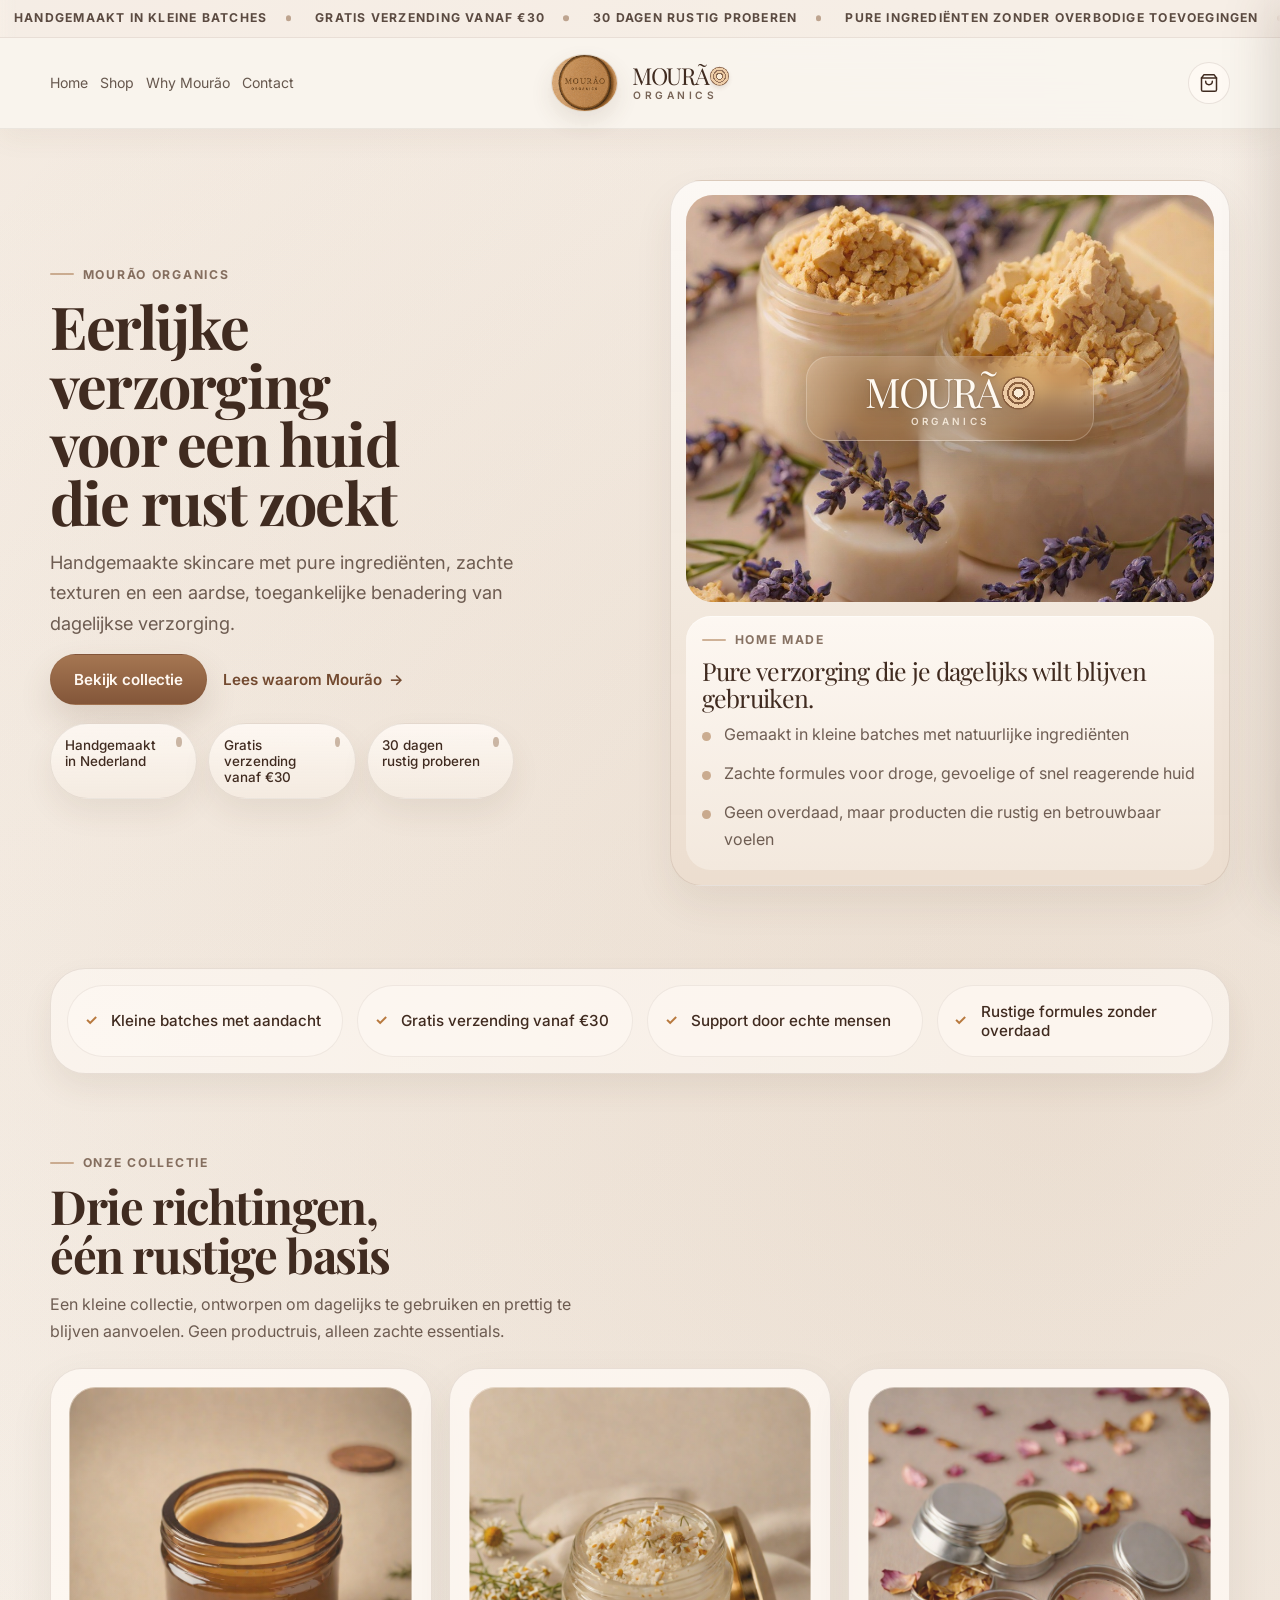
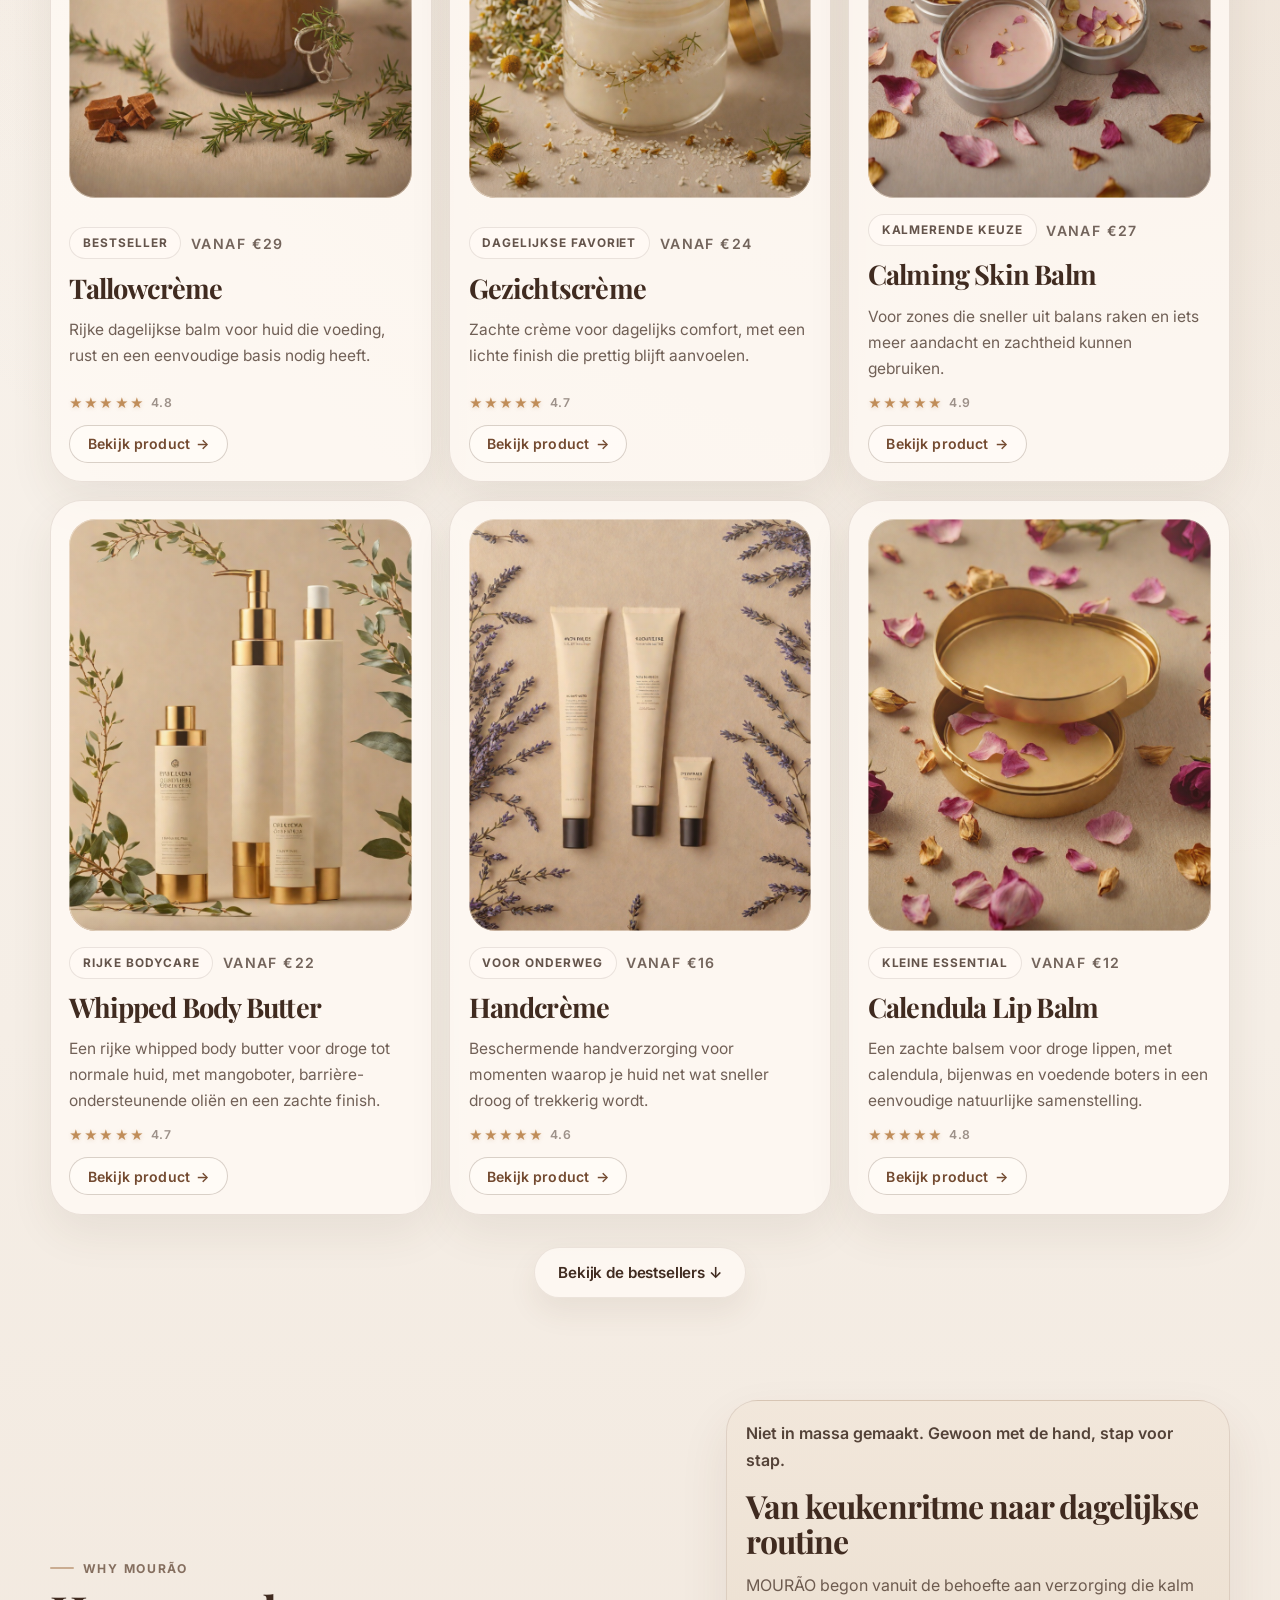
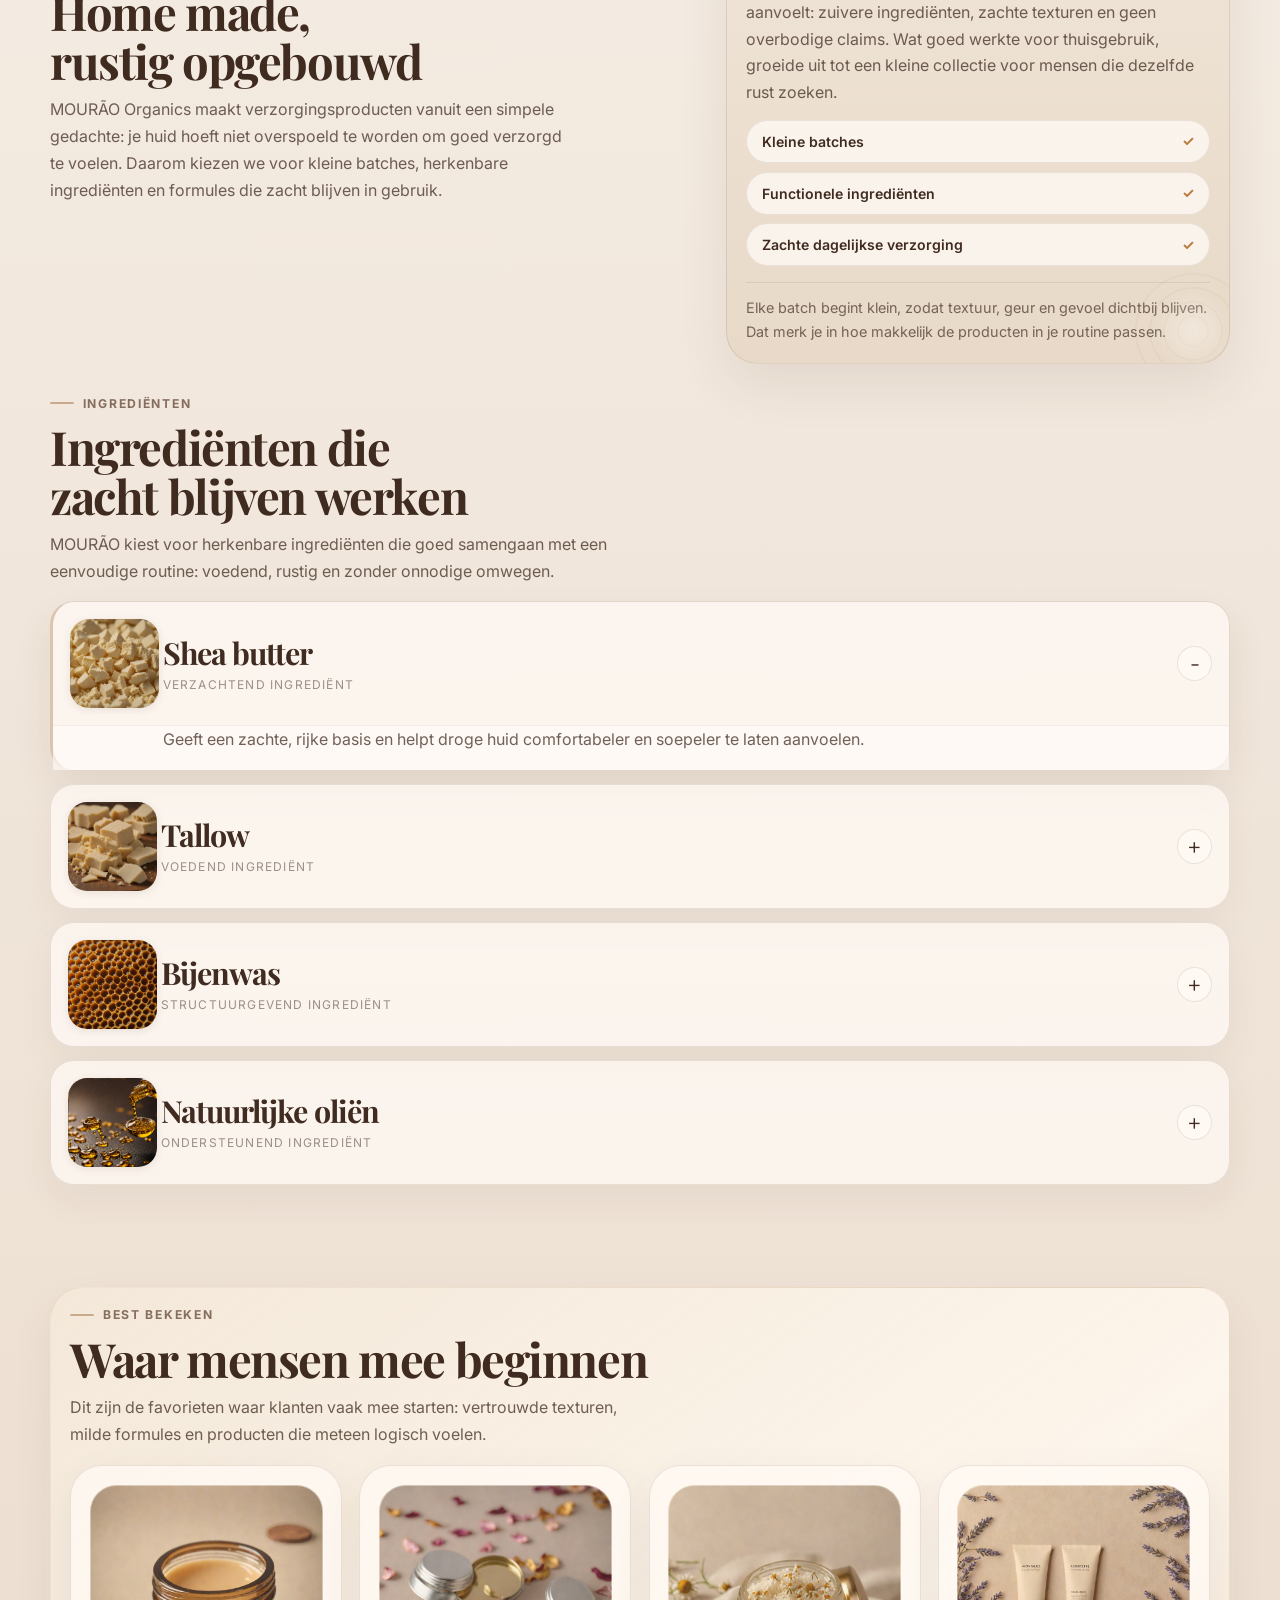
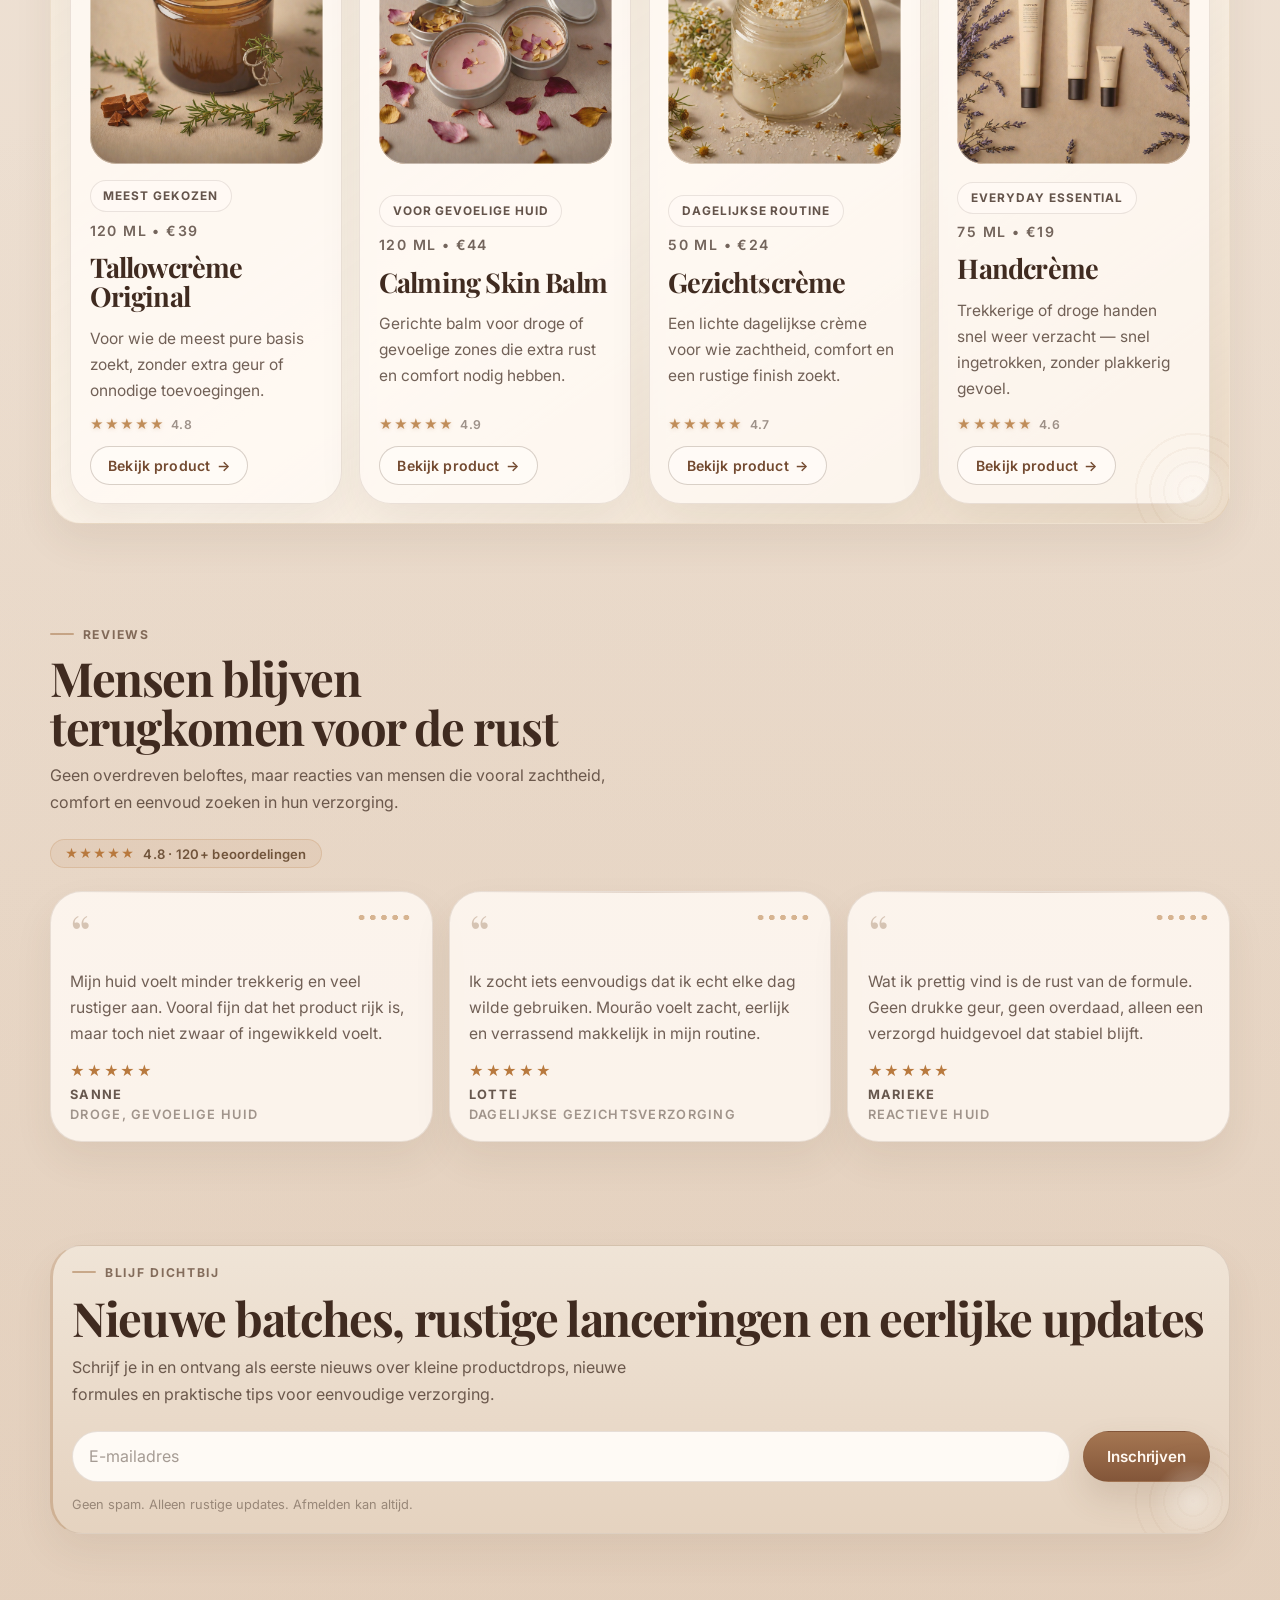
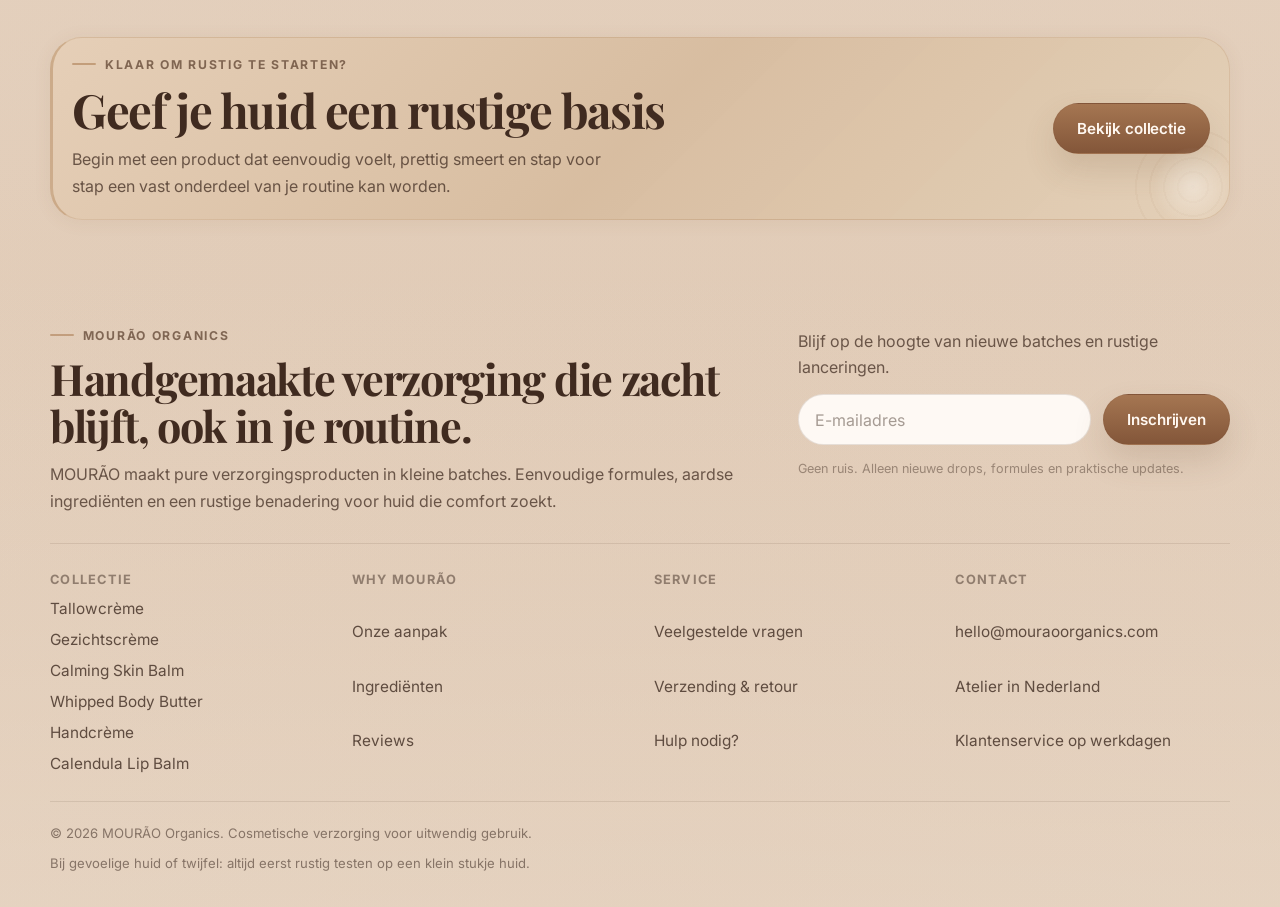
<file: index.html>
<!doctype html>
<html lang="nl">
  <head>
    <meta charset="utf-8">
    <meta name="viewport" content="width=device-width,initial-scale=1">
    <meta name="theme-color" content="#F6F1EB">
    <title>MOURÃO Organics</title>
    <link rel="icon" href="favicon.ico" sizes="any">
    <link rel="preconnect" href="https://fonts.googleapis.com">
    <link rel="preconnect" href="https://fonts.gstatic.com" crossorigin>
    <link href="https://fonts.googleapis.com/css2?family=Inter:wght@400;500;600;700&family=Playfair+Display:wght@500;600;700&display=swap" rel="stylesheet">
    <link rel="stylesheet" href="assets/mourao-home.css">
  </head>
  <body class="mourao-theme">
    <a class="visually-hidden" href="#MainContent">Ga naar de inhoud</a>

    <div class="mourao-announcement" aria-label="Winkelmeldingen">
      <div class="mourao-announcement__track">
        <div class="mourao-announcement__group">
          <span>Handgemaakt in kleine batches</span>
          <span>Gratis verzending vanaf €30</span>
          <span>30 dagen rustig proberen</span>
          <span>Pure ingrediënten zonder overbodige toevoegingen</span>
        </div>
        <div class="mourao-announcement__group" aria-hidden="true">
          <span>Handgemaakt in kleine batches</span>
          <span>Gratis verzending vanaf €30</span>
          <span>30 dagen rustig proberen</span>
          <span>Pure ingrediënten zonder overbodige toevoegingen</span>
        </div>
        <div class="mourao-announcement__group" aria-hidden="true">
          <span>Handgemaakt in kleine batches</span>
          <span>Gratis verzending vanaf €30</span>
          <span>30 dagen rustig proberen</span>
          <span>Pure ingrediënten zonder overbodige toevoegingen</span>
        </div>
      </div>
    </div>

    <div class="mourao-site-shell">
      <header class="mourao-site-header">
        <div class="page-width mourao-site-header__inner">
          <nav class="mourao-header-nav" aria-label="Hoofdmenu">
            <a class="mourao-header-nav__link" href="index.html">Home</a>
            <a class="mourao-header-nav__link" href="#producten">Shop</a>
            <a class="mourao-header-nav__link" href="#waarom">Why Mourão</a>
            <a class="mourao-header-nav__link" href="#contact">Contact</a>
          </nav>

          <a href="index.html" class="mourao-wordmark" aria-label="MOURÃO Organics">
            <img class="mourao-wordmark__image" src="assets/mourao-logo.jpg" alt="" width="58" height="58" loading="lazy">
            <span class="mourao-wordmark__text-wrap" aria-hidden="true">
              <span class="mourao-wordmark__line">
                <span class="mourao-wordmark__text mourao-wordmark__text--ringed">
                  <span>MOURÃ</span>
                  <span class="mourao-ring-o"></span>
                </span>
              </span>
              <span class="mourao-wordmark__subline">Organics</span>
            </span>
          </a>

          <div class="mourao-header-meta">
          </div>
        </div>
      </header>

      <main id="MainContent" role="main">
        <section class="mourao-section mourao-section--spacious mourao-hero">
          <div class="page-width">
            <div class="mourao-hero__layout">
              <div class="mourao-hero__content mourao-reveal" style="--animation-order: 1;">
                <p class="mourao-eyebrow">MOURÃO Organics</p>
                <h1 class="mourao-heading">Eerlijke verzorging voor een huid die rust zoekt</h1>
                <p class="mourao-hero__text">Handgemaakte skincare met pure ingrediënten, zachte texturen en een aardse, toegankelijke benadering van dagelijkse verzorging.</p>

                <div class="mourao-hero__actions">
                  <a class="mourao-button" href="#producten">Bekijk collectie</a>
                  <a class="mourao-inline-link" href="#waarom">Lees waarom Mourão</a>
                </div>

                <div class="mourao-chip-row">
                  <span class="mourao-chip">Handgemaakt in Nederland</span>
                  <span class="mourao-chip">Gratis verzending vanaf €30</span>
                  <span class="mourao-chip">30 dagen rustig proberen</span>
                </div>
              </div>

              <div class="mourao-hero__visual mourao-reveal" style="--animation-order: 2;" aria-hidden="true">
                <div class="mourao-hero__frame">
                  <div class="mourao-hero__product-visual">
                    <video class="mourao-hero__video-media" autoplay muted loop playsinline preload="metadata" poster="assets/mourao-nature-poster.jpg" onloadeddata="this.playbackRate=1.16;">
                      <source src="assets/mourao-nature-loop.mp4" type="video/mp4">
                    </video>
                    <img class="mourao-hero__video-poster" src="assets/mourao-nature-poster.jpg" alt="" width="1280" height="720" loading="lazy">
                    <div class="mourao-hero__video-shell">
                      <div class="mourao-wordmark mourao-wordmark--hero-video">
                        <span class="mourao-wordmark__text-wrap" aria-hidden="true">
                          <span class="mourao-wordmark__line">
                            <span class="mourao-wordmark__text mourao-wordmark__text--ringed">
                              <span>MOURÃ</span>
                              <span class="mourao-ring-o"></span>
                            </span>
                          </span>
                          <span class="mourao-wordmark__subline mourao-wordmark__subline--hero-video">Organics</span>
                        </span>
                      </div>
                    </div>
                  </div>

                  <div class="mourao-hero__note">
                    <p class="mourao-eyebrow">Home made</p>
                    <p class="mourao-hero__note-title">Pure verzorging die je dagelijks wilt blijven gebruiken.</p>
                    <ul class="mourao-bullet-list">
                      <li>Gemaakt in kleine batches met natuurlijke ingrediënten</li>
                      <li>Zachte formules voor droge, gevoelige of snel reagerende huid</li>
                      <li>Geen overdaad, maar producten die rustig en betrouwbaar voelen</li>
                    </ul>
                  </div>
                </div>
              </div>
            </div>
          </div>
        </section>

        <section class="mourao-section">
          <div class="page-width">
            <div class="mourao-trust-bar">
              <div class="mourao-trust-bar__item mourao-reveal" style="--animation-order: 1;">Kleine batches met aandacht</div>
              <div class="mourao-trust-bar__item mourao-reveal" style="--animation-order: 2;">Gratis verzending vanaf €30</div>
              <div class="mourao-trust-bar__item mourao-reveal" style="--animation-order: 3;">Support door echte mensen</div>
              <div class="mourao-trust-bar__item mourao-reveal" style="--animation-order: 4;">Rustige formules zonder overdaad</div>
            </div>
          </div>
        </section>

        <section id="producten" class="mourao-section mourao-section--spacious mourao-products-section">
          <div class="page-width">
            <div class="mourao-section-header">
              <p class="mourao-eyebrow">Onze collectie</p>
              <h2 class="mourao-section-title">Drie richtingen, één rustige basis</h2>
              <p class="mourao-section-copy">Een kleine collectie, ontworpen om dagelijks te gebruiken en prettig te blijven aanvoelen. Geen productruis, alleen zachte essentials.</p>
            </div>

            <div class="mourao-product-list">
              <article class="mourao-product-card mourao-reveal" style="--animation-order: 1;">
                <div class="mourao-product-card__media mourao-product-card__media--1" style="--mourao-product-media-image: url('mourao-product-tallowcreme-card.jpg');" aria-hidden="true"><div class="mourao-product-card__jar"></div></div>
                <div class="mourao-product-card__body">
                  <div class="mourao-product-card__badges">
                    <span class="mourao-pill">Bestseller</span>
                    <span class="mourao-product-card__meta">Vanaf €29</span>
                  </div>
                  <h3 class="mourao-product-card__title">Tallowcrème</h3>
                  <p class="mourao-product-card__text">Rijke dagelijkse balm voor huid die voeding, rust en een eenvoudige basis nodig heeft.</p>
                  <div class="mourao-product-card__rating">
                    <span class="mourao-stars" aria-label="4.8 van 5 sterren">★★★★★</span>
                    <span class="mourao-product-card__rating-label">4.8</span>
                  </div>
                  <a class="mourao-inline-link" href="product.html">Bekijk product</a>
                </div>
              </article>

              <article class="mourao-product-card mourao-reveal" style="--animation-order: 2;">
                <div class="mourao-product-card__media mourao-product-card__media--2" style="--mourao-product-media-image: url('mourao-product-gezichtscreme-card.jpg');" aria-hidden="true"><div class="mourao-product-card__jar"></div></div>
                <div class="mourao-product-card__body">
                  <div class="mourao-product-card__badges">
                    <span class="mourao-pill">Dagelijkse favoriet</span>
                    <span class="mourao-product-card__meta">Vanaf €24</span>
                  </div>
                  <h3 class="mourao-product-card__title">Gezichtscrème</h3>
                  <p class="mourao-product-card__text">Zachte crème voor dagelijks comfort, met een lichte finish die prettig blijft aanvoelen.</p>
                  <div class="mourao-product-card__rating">
                    <span class="mourao-stars" aria-label="4.7 van 5 sterren">★★★★★</span>
                    <span class="mourao-product-card__rating-label">4.7</span>
                  </div>
                  <a class="mourao-inline-link" href="gezichtscreme.html">Bekijk product</a>
                </div>
              </article>

              <article class="mourao-product-card mourao-reveal" style="--animation-order: 3;">
                <div class="mourao-product-card__media mourao-product-card__media--3" style="--mourao-product-media-image: url('mourao-product-calming-skin-balm-card.jpg');" aria-hidden="true"><div class="mourao-product-card__jar"></div></div>
                <div class="mourao-product-card__body">
                  <div class="mourao-product-card__badges">
                    <span class="mourao-pill">Kalmerende keuze</span>
                    <span class="mourao-product-card__meta">Vanaf €27</span>
                  </div>
                  <h3 class="mourao-product-card__title">Calming Skin Balm</h3>
                  <p class="mourao-product-card__text">Voor zones die sneller uit balans raken en iets meer aandacht en zachtheid kunnen gebruiken.</p>
                  <div class="mourao-product-card__rating">
                    <span class="mourao-stars" aria-label="4.9 van 5 sterren">★★★★★</span>
                    <span class="mourao-product-card__rating-label">4.9</span>
                  </div>
                  <a class="mourao-inline-link" href="calming-skin-balm.html">Bekijk product</a>
                </div>
              </article>

              <article class="mourao-product-card mourao-reveal" style="--animation-order: 4;">
                <div class="mourao-product-card__media mourao-product-card__media--4" style="--mourao-product-media-image: url('mourao-product-bodylotion-card.jpg');" aria-hidden="true"><div class="mourao-product-card__jar"></div></div>
                <div class="mourao-product-card__body">
                  <div class="mourao-product-card__badges">
                    <span class="mourao-pill">Rijke bodycare</span>
                    <span class="mourao-product-card__meta">Vanaf €22</span>
                  </div>
                  <h3 class="mourao-product-card__title">Whipped Body Butter</h3>
                  <p class="mourao-product-card__text">Een rijke whipped body butter voor droge tot normale huid, met mangoboter, barrière-ondersteunende oliën en een zachte finish.</p>
                  <div class="mourao-product-card__rating">
                    <span class="mourao-stars" aria-label="4.7 van 5 sterren">★★★★★</span>
                    <span class="mourao-product-card__rating-label">4.7</span>
                  </div>
                  <a class="mourao-inline-link" href="bodylotion.html">Bekijk product</a>
                </div>
              </article>

              <article class="mourao-product-card mourao-reveal" style="--animation-order: 5;">
                <div class="mourao-product-card__media mourao-product-card__media--1" style="--mourao-product-media-image: url('mourao-product-handcreme-card.jpg');" aria-hidden="true"><div class="mourao-product-card__jar"></div></div>
                <div class="mourao-product-card__body">
                  <div class="mourao-product-card__badges">
                    <span class="mourao-pill">Voor onderweg</span>
                    <span class="mourao-product-card__meta">Vanaf €16</span>
                  </div>
                  <h3 class="mourao-product-card__title">Handcrème</h3>
                  <p class="mourao-product-card__text">Beschermende handverzorging voor momenten waarop je huid net wat sneller droog of trekkerig wordt.</p>
                  <div class="mourao-product-card__rating">
                    <span class="mourao-stars" aria-label="4.6 van 5 sterren">★★★★★</span>
                    <span class="mourao-product-card__rating-label">4.6</span>
                  </div>
                  <a class="mourao-inline-link" href="handcreme.html">Bekijk product</a>
                </div>
              </article>

              <article class="mourao-product-card mourao-reveal" style="--animation-order: 6;">
                <div class="mourao-product-card__media mourao-product-card__media--2" style="--mourao-product-media-image: url('mourao-product-lipbalm-card.jpg');" aria-hidden="true"><div class="mourao-product-card__jar"></div></div>
                <div class="mourao-product-card__body">
                  <div class="mourao-product-card__badges">
                    <span class="mourao-pill">Kleine essential</span>
                    <span class="mourao-product-card__meta">Vanaf €12</span>
                  </div>
                  <h3 class="mourao-product-card__title">Calendula Lip Balm</h3>
                  <p class="mourao-product-card__text">Een zachte balsem voor droge lippen, met calendula, bijenwas en voedende boters in een eenvoudige natuurlijke samenstelling.</p>
                  <div class="mourao-product-card__rating">
                    <span class="mourao-stars" aria-label="4.8 van 5 sterren">★★★★★</span>
                    <span class="mourao-product-card__rating-label">4.8</span>
                  </div>
                  <a class="mourao-inline-link" href="lipbalm.html">Bekijk product</a>
                </div>
              </article>
            </div>
            <div class="mourao-section-footer">
              <a class="mourao-button mourao-button--ghost" href="#bestsellers">Bekijk de bestsellers &darr;</a>
            </div>
          </div>
        </section>

        <section id="waarom" class="mourao-section mourao-section--spacious mourao-ingredient-section">
          <div class="page-width">
            <div class="mourao-story mourao-ingredient-section__story">
              <div class="mourao-section-header mourao-reveal" style="--animation-order: 1;">
                <p class="mourao-eyebrow">Why Mourão</p>
                <h2 class="mourao-section-title">Home made, rustig opgebouwd</h2>
                <p class="mourao-text">MOURÃO Organics maakt verzorgingsproducten vanuit een simpele gedachte: je huid hoeft niet overspoeld te worden om goed verzorgd te voelen. Daarom kiezen we voor kleine batches, herkenbare ingrediënten en formules die zacht blijven in gebruik.</p>
              </div>

              <div class="mourao-story-card mourao-reveal" style="--animation-order: 2;">
                <p class="mourao-story-card__lead">Niet in massa gemaakt. Gewoon met de hand, stap voor stap.</p>
                <h3 class="mourao-story-card__title">Van keukenritme naar dagelijkse routine</h3>
                <p class="mourao-story-card__text">MOURÃO begon vanuit de behoefte aan verzorging die kalm aanvoelt: zuivere ingrediënten, zachte texturen en geen overbodige claims. Wat goed werkte voor thuisgebruik, groeide uit tot een kleine collectie voor mensen die dezelfde rust zoeken.</p>
                <div class="mourao-story-card__list">
                  <span>Kleine batches</span>
                  <span>Functionele ingrediënten</span>
                  <span>Zachte dagelijkse verzorging</span>
                </div>
                <p class="mourao-story-card__footnote">Elke batch begint klein, zodat textuur, geur en gevoel dichtbij blijven. Dat merk je in hoe makkelijk de producten in je routine passen.</p>
              </div>
            </div>

            <div class="mourao-section-header mourao-ingredient-section__header">
              <p class="mourao-eyebrow">Ingrediënten</p>
              <h3 class="mourao-section-title">Ingrediënten die zacht blijven werken</h3>
              <p class="mourao-section-copy">MOURÃO kiest voor herkenbare ingrediënten die goed samengaan met een eenvoudige routine: voedend, rustig en zonder onnodige omwegen.</p>
            </div>

            <div class="mourao-ingredient-list">
              <details class="mourao-ingredient-row mourao-reveal" style="--animation-order: 1;" open>
                <summary class="mourao-ingredient-row__summary">
                  <div class="mourao-ingredient-row__media mourao-ingredient-row__media--1" aria-hidden="true"></div>
                  <div class="mourao-ingredient-row__heading">
                    <h3 class="mourao-ingredient-row__title">Shea butter</h3>
                    <p class="mourao-ingredient-row__kicker">Verzachtend ingrediënt</p>
                  </div>
                  <span class="mourao-ingredient-row__toggle" aria-hidden="true"></span>
                </summary>
                <div class="mourao-ingredient-row__content">
                  <p class="mourao-ingredient-row__text">Geeft een zachte, rijke basis en helpt droge huid comfortabeler en soepeler te laten aanvoelen.</p>
                </div>
              </details>

              <details class="mourao-ingredient-row mourao-reveal" style="--animation-order: 2;">
                <summary class="mourao-ingredient-row__summary">
                  <div class="mourao-ingredient-row__media mourao-ingredient-row__media--2" aria-hidden="true"></div>
                  <div class="mourao-ingredient-row__heading">
                    <h3 class="mourao-ingredient-row__title">Tallow</h3>
                    <p class="mourao-ingredient-row__kicker">Voedend ingrediënt</p>
                  </div>
                  <span class="mourao-ingredient-row__toggle" aria-hidden="true"></span>
                </summary>
                <div class="mourao-ingredient-row__content">
                  <p class="mourao-ingredient-row__text">Brengt een volle, voedende textuur die prettig voelt op huid die snel trekkerig of droog wordt.</p>
                </div>
              </details>

              <details class="mourao-ingredient-row mourao-reveal" style="--animation-order: 3;">
                <summary class="mourao-ingredient-row__summary">
                  <div class="mourao-ingredient-row__media mourao-ingredient-row__media--3" aria-hidden="true"></div>
                  <div class="mourao-ingredient-row__heading">
                    <h3 class="mourao-ingredient-row__title">Bijenwas</h3>
                    <p class="mourao-ingredient-row__kicker">Structuurgevend ingrediënt</p>
                  </div>
                  <span class="mourao-ingredient-row__toggle" aria-hidden="true"></span>
                </summary>
                <div class="mourao-ingredient-row__content">
                  <p class="mourao-ingredient-row__text">Geeft body aan de formule en helpt de balm rustig over de huid te verdelen.</p>
                </div>
              </details>

              <details class="mourao-ingredient-row mourao-reveal" style="--animation-order: 4;">
                <summary class="mourao-ingredient-row__summary">
                  <div class="mourao-ingredient-row__media mourao-ingredient-row__media--4" aria-hidden="true"></div>
                  <div class="mourao-ingredient-row__heading">
                    <h3 class="mourao-ingredient-row__title">Natuurlijke oliën</h3>
                    <p class="mourao-ingredient-row__kicker">Ondersteunend ingrediënt</p>
                  </div>
                  <span class="mourao-ingredient-row__toggle" aria-hidden="true"></span>
                </summary>
                <div class="mourao-ingredient-row__content">
                  <p class="mourao-ingredient-row__text">Ondersteunen de formule met milde voeding en een zachter huidgevoel zonder onnodige drukte.</p>
                </div>
              </details>
            </div>
          </div>
        </section>

        <section id="bestsellers" class="mourao-section mourao-section--spacious mourao-bestsellers">
          <div class="page-width">
            <div class="mourao-panel">
              <div class="mourao-section-header">
                <p class="mourao-eyebrow">Best bekeken</p>
                <h2 class="mourao-section-title">Waar mensen mee beginnen</h2>
                <p class="mourao-section-copy">Dit zijn de favorieten waar klanten vaak mee starten: vertrouwde texturen, milde formules en producten die meteen logisch voelen.</p>
              </div>

              <div class="mourao-product-list">
                <article class="mourao-product-card mourao-reveal" style="--animation-order: 1;">
                  <div class="mourao-product-card__media mourao-product-card__media--1" style="--mourao-product-media-image: url('mourao-product-tallowcreme-card.jpg');" aria-hidden="true"><div class="mourao-product-card__jar"></div></div>
                  <div class="mourao-product-card__body">
                    <div class="mourao-product-card__badges">
                      <span class="mourao-pill">Meest gekozen</span>
                      <span class="mourao-product-card__meta">120 ml • €39</span>
                    </div>
                    <h3 class="mourao-product-card__title">Tallowcrème Original</h3>
                    <p class="mourao-product-card__text">Voor wie de meest pure basis zoekt, zonder extra geur of onnodige toevoegingen.</p>
                    <div class="mourao-product-card__rating">
                      <span class="mourao-stars" aria-label="4.8 van 5 sterren">★★★★★</span>
                      <span class="mourao-product-card__rating-label">4.8</span>
                    </div>
                    <a class="mourao-inline-link" href="product.html">Bekijk product</a>
                  </div>
                </article>

                <article class="mourao-product-card mourao-reveal" style="--animation-order: 2;">
                  <div class="mourao-product-card__media mourao-product-card__media--2" style="--mourao-product-media-image: url('mourao-product-calming-skin-balm-card.jpg');" aria-hidden="true"><div class="mourao-product-card__jar"></div></div>
                  <div class="mourao-product-card__body">
                    <div class="mourao-product-card__badges">
                      <span class="mourao-pill">Voor gevoelige huid</span>
                      <span class="mourao-product-card__meta">120 ml • €44</span>
                    </div>
                    <h3 class="mourao-product-card__title">Calming Skin Balm</h3>
                    <p class="mourao-product-card__text">Gerichte balm voor droge of gevoelige zones die extra rust en comfort nodig hebben.</p>
                    <div class="mourao-product-card__rating">
                      <span class="mourao-stars" aria-label="4.9 van 5 sterren">★★★★★</span>
                      <span class="mourao-product-card__rating-label">4.9</span>
                    </div>
                    <a class="mourao-inline-link" href="calming-skin-balm.html">Bekijk product</a>
                  </div>
                </article>

                <article class="mourao-product-card mourao-reveal" style="--animation-order: 3;">
                  <div class="mourao-product-card__media mourao-product-card__media--3" style="--mourao-product-media-image: url('mourao-product-gezichtscreme-card.jpg');" aria-hidden="true"><div class="mourao-product-card__jar"></div></div>
                  <div class="mourao-product-card__body">
                    <div class="mourao-product-card__badges">
                      <span class="mourao-pill">Dagelijkse routine</span>
                      <span class="mourao-product-card__meta">50 ml • €24</span>
                    </div>
                    <h3 class="mourao-product-card__title">Gezichtscrème</h3>
                    <p class="mourao-product-card__text">Een lichte dagelijkse crème voor wie zachtheid, comfort en een rustige finish zoekt.</p>
                    <div class="mourao-product-card__rating">
                      <span class="mourao-stars" aria-label="4.7 van 5 sterren">★★★★★</span>
                      <span class="mourao-product-card__rating-label">4.7</span>
                    </div>
                    <a class="mourao-inline-link" href="gezichtscreme.html">Bekijk product</a>
                  </div>
                </article>

                <article class="mourao-product-card mourao-reveal" style="--animation-order: 4;">
                  <div class="mourao-product-card__media mourao-product-card__media--4" style="--mourao-product-media-image: url('mourao-product-handcreme-card.jpg');" aria-hidden="true"><div class="mourao-product-card__jar"></div></div>
                  <div class="mourao-product-card__body">
                    <div class="mourao-product-card__badges">
                      <span class="mourao-pill">Everyday essential</span>
                      <span class="mourao-product-card__meta">75 ml • €19</span>
                    </div>
                    <h3 class="mourao-product-card__title">Handcrème</h3>
                    <p class="mourao-product-card__text">Trekkerige of droge handen snel weer verzacht — snel ingetrokken, zonder plakkerig gevoel.</p>
                    <div class="mourao-product-card__rating">
                      <span class="mourao-stars" aria-label="4.6 van 5 sterren">★★★★★</span>
                      <span class="mourao-product-card__rating-label">4.6</span>
                    </div>
                    <a class="mourao-inline-link" href="handcreme.html">Bekijk product</a>
                  </div>
                </article>
              </div>
            </div>
          </div>
        </section>

        <section id="reviews" class="mourao-section mourao-section--spacious">
          <div class="page-width">
            <div class="mourao-section-header">
              <p class="mourao-eyebrow">Reviews</p>
              <h2 class="mourao-section-title">Mensen blijven terugkomen voor de rust</h2>
              <p class="mourao-section-copy">Geen overdreven beloftes, maar reacties van mensen die vooral zachtheid, comfort en eenvoud zoeken in hun verzorging.</p>
              <span class="mourao-review-count"><span class="mourao-review-count__stars">★★★★★</span> 4.8 · 120+ beoordelingen</span>
            </div>

            <div class="mourao-grid mourao-grid--reviews">
              <article class="mourao-review-card mourao-reveal" style="--animation-order: 1;">
                <div class="mourao-review-card__quote" aria-hidden="true">“</div>
                <p class="mourao-review-card__text">Mijn huid voelt minder trekkerig en veel rustiger aan. Vooral fijn dat het product rijk is, maar toch niet zwaar of ingewikkeld voelt.</p>
                <div class="mourao-review-card__meta">
                  <span class="mourao-review-card__stars" aria-label="5 van 5 sterren">★★★★★</span>
                  <p class="mourao-review-card__author">Sanne</p>
                  <p class="mourao-review-card__context">Droge, gevoelige huid</p>
                </div>
              </article>

              <article class="mourao-review-card mourao-reveal" style="--animation-order: 2;">
                <div class="mourao-review-card__quote" aria-hidden="true">“</div>
                <p class="mourao-review-card__text">Ik zocht iets eenvoudigs dat ik echt elke dag wilde gebruiken. Mourão voelt zacht, eerlijk en verrassend makkelijk in mijn routine.</p>
                <div class="mourao-review-card__meta">
                  <span class="mourao-review-card__stars" aria-label="5 van 5 sterren">★★★★★</span>
                  <p class="mourao-review-card__author">Lotte</p>
                  <p class="mourao-review-card__context">Dagelijkse gezichtsverzorging</p>
                </div>
              </article>

              <article class="mourao-review-card mourao-reveal" style="--animation-order: 3;">
                <div class="mourao-review-card__quote" aria-hidden="true">“</div>
                <p class="mourao-review-card__text">Wat ik prettig vind is de rust van de formule. Geen drukke geur, geen overdaad, alleen een verzorgd huidgevoel dat stabiel blijft.</p>
                <div class="mourao-review-card__meta">
                  <span class="mourao-review-card__stars" aria-label="5 van 5 sterren">★★★★★</span>
                  <p class="mourao-review-card__author">Marieke</p>
                  <p class="mourao-review-card__context">Reactieve huid</p>
                </div>
              </article>
            </div>
          </div>
        </section>

        <section class="mourao-section mourao-section--spacious">
          <div class="page-width">
            <div class="mourao-newsletter mourao-reveal" style="--animation-order: 1;">
              <div class="mourao-newsletter__content">
                <p class="mourao-eyebrow">Blijf dichtbij</p>
                <h2 class="mourao-section-title">Nieuwe batches, rustige lanceringen en eerlijke updates</h2>
                <p class="mourao-section-copy">Schrijf je in en ontvang als eerste nieuws over kleine productdrops, nieuwe formules en praktische tips voor eenvoudige verzorging.</p>
              </div>

              <form class="mourao-newsletter__form" action="#" method="post">
                <label class="visually-hidden" for="NewsletterEmail">E-mailadres</label>
                <div class="mourao-newsletter__form-row">
                  <input id="NewsletterEmail" class="mourao-input" type="email" name="email" placeholder="E-mailadres">
                  <button class="mourao-button" type="submit">Inschrijven</button>
                </div>
                <p class="mourao-newsletter__privacy">Geen spam. Alleen rustige updates. Afmelden kan altijd.</p>
              </form>
            </div>
          </div>
        </section>

        <section id="shop" class="mourao-section mourao-section--spacious">
          <div class="page-width">
            <div class="mourao-cta-panel mourao-reveal" style="--animation-order: 1;">
              <div class="mourao-cta-panel__content">
                <p class="mourao-eyebrow">Klaar om rustig te starten?</p>
                <h2 class="mourao-section-title">Geef je huid een rustige basis</h2>
                <p class="mourao-section-copy">Begin met een product dat eenvoudig voelt, prettig smeert en stap voor stap een vast onderdeel van je routine kan worden.</p>
              </div>
              <a class="mourao-button" href="#producten">Bekijk collectie</a>
            </div>
          </div>
        </section>
      </main>

      <footer id="contact" class="mourao-site-footer">
        <div class="page-width">
          <div class="mourao-site-footer__top">
            <div class="mourao-site-footer__brand">
              <p class="mourao-eyebrow">MOURÃO Organics</p>
              <h2 class="mourao-site-footer__title">Handgemaakte verzorging die zacht blijft, ook in je routine.</h2>
              <p class="mourao-site-footer__text">MOURÃO maakt pure verzorgingsproducten in kleine batches. Eenvoudige formules, aardse ingrediënten en een rustige benadering voor huid die comfort zoekt.</p>
            </div>

            <form class="mourao-footer-form" action="#" method="post">
              <label class="mourao-footer-form__label" for="FooterEmail">Blijf op de hoogte van nieuwe batches en rustige lanceringen.</label>
              <div class="mourao-footer-form__row">
                <input id="FooterEmail" class="mourao-input" type="email" name="email" placeholder="E-mailadres">
                <button class="mourao-button" type="submit">Inschrijven</button>
              </div>
              <p class="mourao-site-footer__meta">Geen ruis. Alleen nieuwe drops, formules en praktische updates.</p>
            </form>
          </div>

          <div class="mourao-site-footer__grid">
            <div class="mourao-site-footer__column">
              <h3 class="mourao-site-footer__heading">Collectie</h3>
              <a href="product.html">Tallowcrème</a>
              <a href="gezichtscreme.html">Gezichtscrème</a>
              <a href="calming-skin-balm.html">Calming Skin Balm</a>
              <a href="bodylotion.html">Whipped Body Butter</a>
              <a href="handcreme.html">Handcrème</a>
              <a href="lipbalm.html">Calendula Lip Balm</a>
            </div>

            <div class="mourao-site-footer__column">
              <h3 class="mourao-site-footer__heading">Why Mourão</h3>
              <a href="#waarom">Onze aanpak</a>
              <a href="#waarom">Ingrediënten</a>
              <a href="#reviews">Reviews</a>
            </div>

            <div class="mourao-site-footer__column">
              <h3 class="mourao-site-footer__heading">Service</h3>
              <a href="product.html#faq">Veelgestelde vragen</a>
              <a href="product.html#shop">Verzending & retour</a>
              <a href="#contact">Hulp nodig?</a>
            </div>

            <div class="mourao-site-footer__column">
              <h3 class="mourao-site-footer__heading">Contact</h3>
              <a href="mailto:hello@mouraoorganics.com">hello@mouraoorganics.com</a>
              <p>Atelier in Nederland</p>
              <p>Klantenservice op werkdagen</p>
            </div>
          </div>

          <div class="mourao-site-footer__bottom">
            <p>© 2026 MOURÃO Organics. Cosmetische verzorging voor uitwendig gebruik.</p>
            <p>Bij gevoelige huid of twijfel: altijd eerst rustig testen op een klein stukje huid.</p>
          </div>
        </div>
      </footer>
    </div>
  <script>
    (function () {
      var observer = new IntersectionObserver(function (entries) {
        entries.forEach(function (entry) {
          if (entry.isIntersecting) {
            entry.target.classList.add('is-visible');
            observer.unobserve(entry.target);
          }
        });
      }, { threshold: 0.08, rootMargin: '0px 0px -32px 0px' });
      document.querySelectorAll('.mourao-reveal').forEach(function (el) {
        observer.observe(el);
      });
    })();
  </script>
  <script src="assets/mourao-cart.js"></script>
  </body>
</html>
</file>
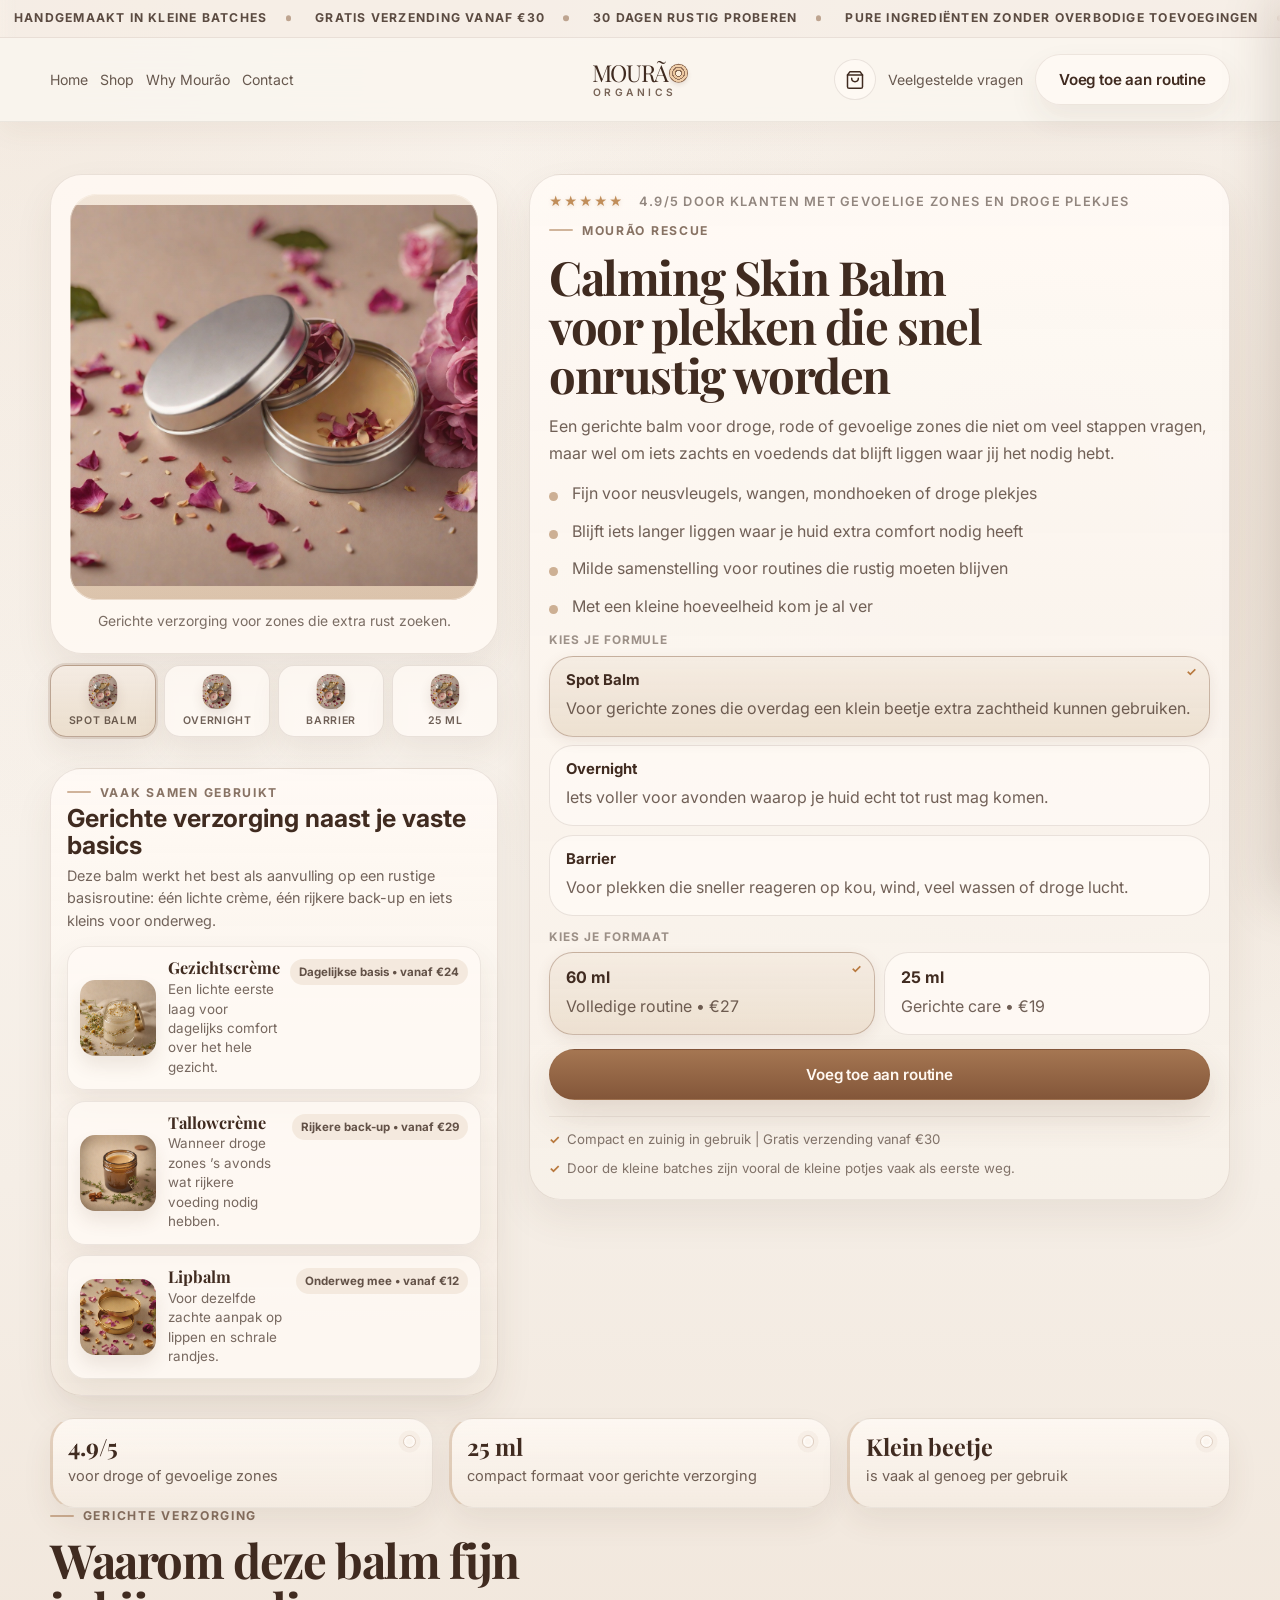
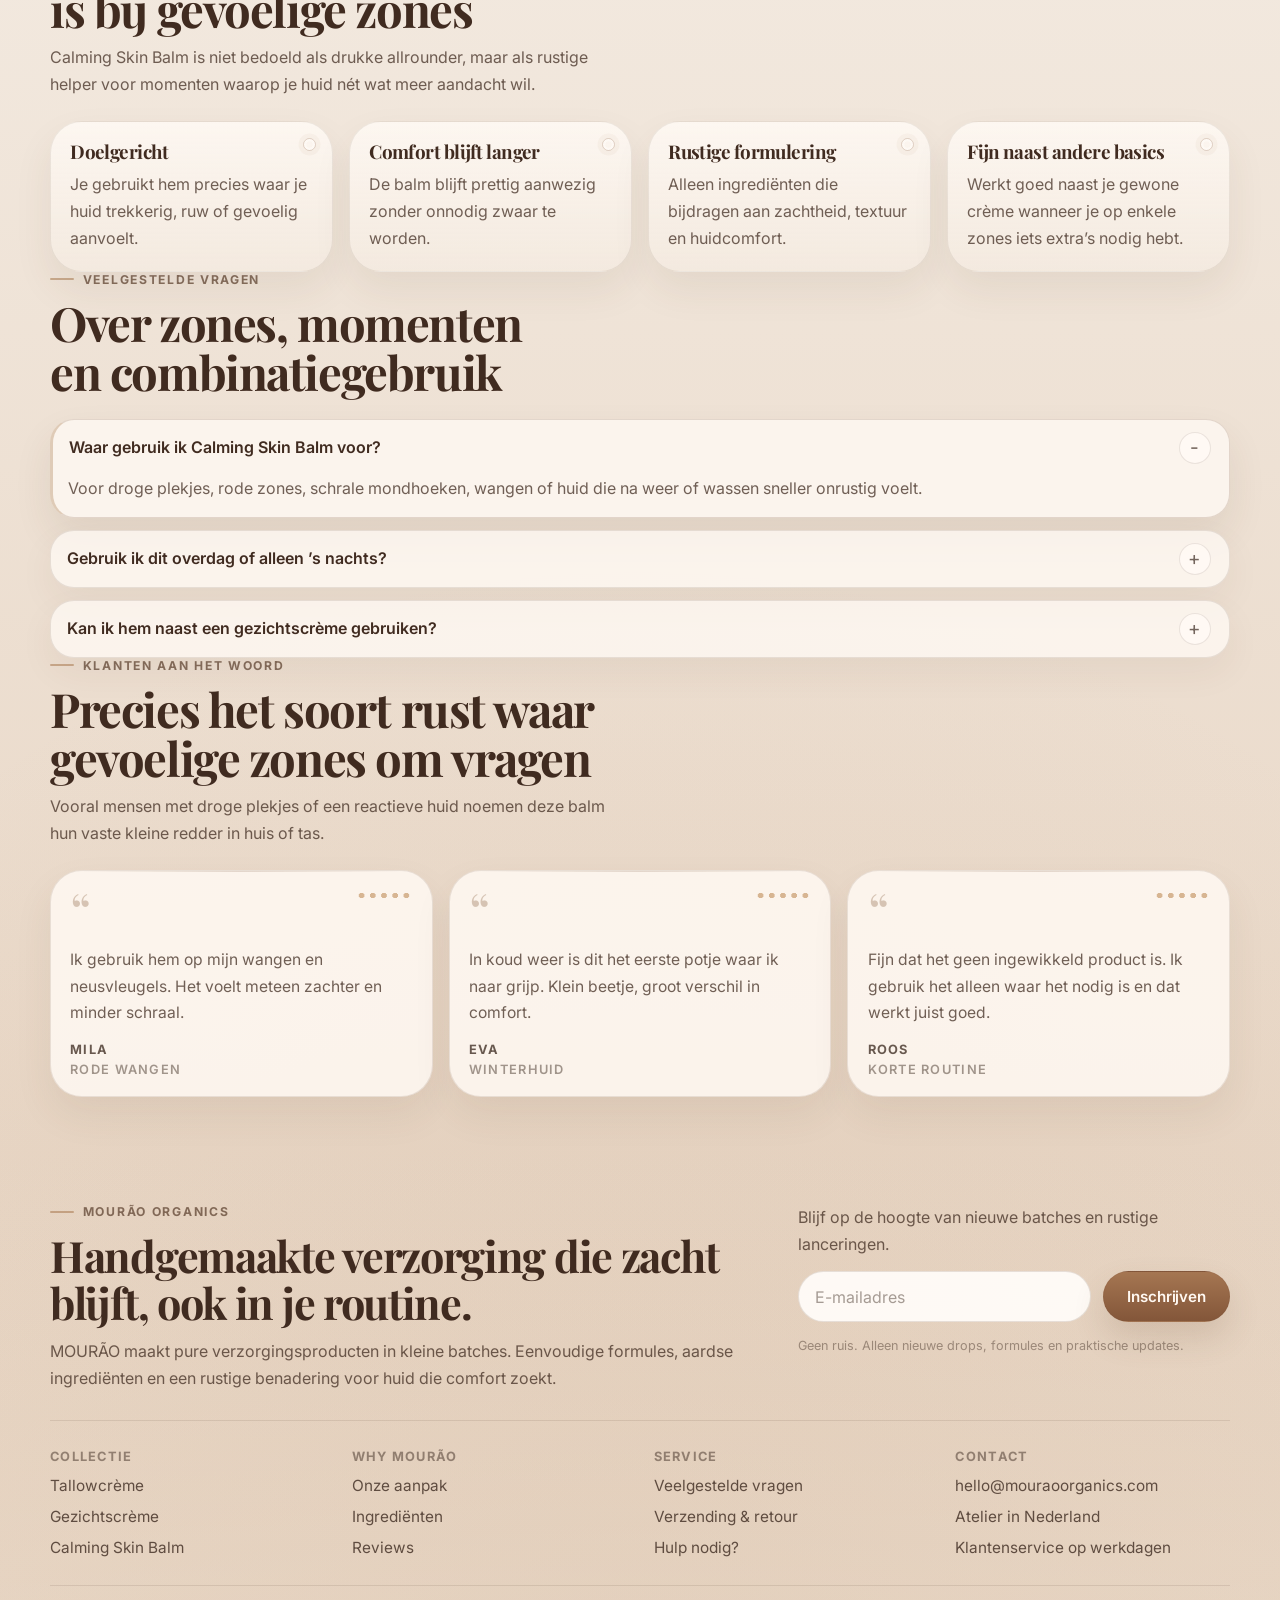
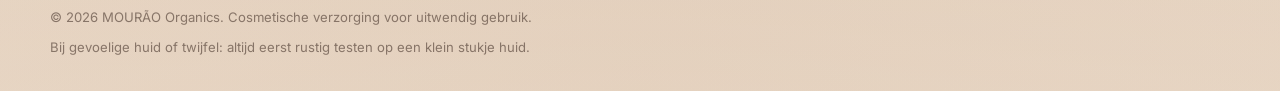
<file: calming-skin-balm.html>
<!doctype html>
<html lang="nl">
  <head>
    <meta charset="utf-8">
    <meta name="viewport" content="width=device-width,initial-scale=1">
    <meta name="theme-color" content="#F6F1EB">
    <title>Calming Skin Balm | MOURÃO Organics</title>
    <link rel="icon" href="favicon.ico" sizes="any">
    <link rel="preconnect" href="https://fonts.googleapis.com">
    <link rel="preconnect" href="https://fonts.gstatic.com" crossorigin>
    <link href="https://fonts.googleapis.com/css2?family=Inter:wght@400;500;600;700&family=Playfair+Display:wght@500;600;700&display=swap" rel="stylesheet">
    <link rel="stylesheet" href="assets/mourao-home.css">
  </head>
  <body class="mourao-theme" data-product-id="calming-skin-balm">
    <a class="visually-hidden" href="#MainContent">Ga naar de inhoud</a>

    <div class="mourao-announcement" aria-label="Winkelmeldingen">
      <div class="mourao-announcement__track">
        <div class="mourao-announcement__group">
          <span>Handgemaakt in kleine batches</span>
<span>Gratis verzending vanaf €30</span>
<span>30 dagen rustig proberen</span>
<span>Pure ingrediënten zonder overbodige toevoegingen</span>
        </div>
        <div class="mourao-announcement__group" aria-hidden="true">
          <span>Handgemaakt in kleine batches</span>
<span>Gratis verzending vanaf €30</span>
<span>30 dagen rustig proberen</span>
<span>Pure ingrediënten zonder overbodige toevoegingen</span>
        </div>
        <div class="mourao-announcement__group" aria-hidden="true">
          <span>Handgemaakt in kleine batches</span>
<span>Gratis verzending vanaf €30</span>
<span>30 dagen rustig proberen</span>
<span>Pure ingrediënten zonder overbodige toevoegingen</span>
        </div>
      </div>
    </div>

    <div class="mourao-site-shell">
      <header class="mourao-site-header">
        <div class="page-width mourao-site-header__inner">
          <nav class="mourao-header-nav" aria-label="Hoofdmenu">
            <a class="mourao-header-nav__link" href="index.html">Home</a>
            <a class="mourao-header-nav__link" href="index.html#producten">Shop</a>
            <a class="mourao-header-nav__link" href="index.html#waarom">Why Mourão</a>
            <a class="mourao-header-nav__link" href="#contact">Contact</a>
          </nav>

          <a class="mourao-wordmark" href="index.html" aria-label="MOURÃO Organics">
            <span class="mourao-wordmark__text-wrap" aria-hidden="true">
              <span class="mourao-wordmark__line">
                <span class="mourao-wordmark__text mourao-wordmark__text--ringed">
                  <span>MOURÃ</span>
                  <span class="mourao-ring-o"></span>
                </span>
              </span>
              <span class="mourao-wordmark__subline">Organics</span>
            </span>
          </a>

          <div class="mourao-header-meta">
            <a class="mourao-header-link" href="#faq">Veelgestelde vragen</a>
            <a class="mourao-button mourao-button--ghost" href="#shop">Voeg toe aan routine</a>
          </div>
        </div>
      </header>

      <main id="MainContent" role="main">
        <section class="mourao-section mourao-section--spacious mourao-product-page">
          <div class="page-width">
            <div class="mourao-product-layout">
              <div class="mourao-gallery mourao-reveal" style="--animation-order: 1;">
                <div class="mourao-gallery__main">
                  <div class="mourao-gallery__hero" style="--mourao-gallery-image: url('mourao-product-calming-skin-balm-hero.jpg');">
                    <div class="mourao-gallery__hero-glow"></div>
                  </div>
                  <p class="mourao-gallery__caption">Gerichte verzorging voor zones die extra rust zoeken.</p>
                </div>

                <div class="mourao-gallery__thumbs" aria-hidden="true">
                  <span class="mourao-gallery__thumb" style="--mourao-thumb-image: url('mourao-product-calming-skin-balm-thumb-1.jpg');">Spot balm</span>
<span class="mourao-gallery__thumb" style="--mourao-thumb-image: url('mourao-product-calming-skin-balm-thumb-2.jpg');">Overnight</span>
<span class="mourao-gallery__thumb" style="--mourao-thumb-image: url('mourao-product-calming-skin-balm-thumb-3.jpg');">Barrier</span>
<span class="mourao-gallery__thumb" style="--mourao-thumb-image: url('mourao-product-calming-skin-balm-thumb-4.jpg');">25 ml</span>
                </div>
              </div>

              <div class="mourao-product-box mourao-reveal" style="--animation-order: 2;">
                <div class="mourao-rating">
                  <span class="mourao-stars" aria-hidden="true">★★★★★</span>
                  <span>4.9/5 door klanten met gevoelige zones en droge plekjes</span>
                </div>

                <p class="mourao-eyebrow">MOURÃO rescue</p>
                <h1 class="mourao-product-title">Calming Skin Balm voor plekken die snel onrustig worden</h1>
                <p class="mourao-product-lead">Een gerichte balm voor droge, rode of gevoelige zones die niet om veel stappen vragen, maar wel om iets zachts en voedends dat blijft liggen waar jij het nodig hebt.</p>

                <ul class="mourao-bullet-list mourao-bullet-list--compact">
                  <li>Fijn voor neusvleugels, wangen, mondhoeken of droge plekjes</li>
<li>Blijft iets langer liggen waar je huid extra comfort nodig heeft</li>
<li>Milde samenstelling voor routines die rustig moeten blijven</li>
<li>Met een kleine hoeveelheid kom je al ver</li>
                </ul>

                <div class="mourao-option-group">
                  <p class="mourao-option-group__label">Kies je formule</p>
                  <div class="mourao-option-list">
                    <div class="mourao-option">
                      <strong>Spot Balm</strong>
                      <span>Voor gerichte zones die overdag een klein beetje extra zachtheid kunnen gebruiken.</span>
                    </div>
<div class="mourao-option">
                      <strong>Overnight</strong>
                      <span>Iets voller voor avonden waarop je huid echt tot rust mag komen.</span>
                    </div>
<div class="mourao-option">
                      <strong>Barrier</strong>
                      <span>Voor plekken die sneller reageren op kou, wind, veel wassen of droge lucht.</span>
                    </div>
                  </div>
                </div>

                <div class="mourao-option-group">
                  <p class="mourao-option-group__label">Kies je formaat</p>
                  <div class="mourao-option-list mourao-option-list--sizes">
                    <div class="mourao-option mourao-option--size">
                      <strong>60 ml</strong>
                      <span>Volledige routine • €27</span>
                    </div>
<div class="mourao-option mourao-option--size">
                      <strong>25 ml</strong>
                      <span>Gerichte care • €19</span>
                    </div>
                  </div>
                </div>

                <a id="shop" class="mourao-button mourao-button--full" href="#">Voeg toe aan routine</a>

                <div class="mourao-product-notes">
                  <p>Compact en zuinig in gebruik | Gratis verzending vanaf €30</p>
                  <p>Door de kleine batches zijn vooral de kleine potjes vaak als eerste weg.</p>
                </div>
              </div>
              <div class="mourao-related-panel mourao-reveal" style="--animation-order: 2;">
                  <div class="mourao-related-panel__header">
                    <p class="mourao-eyebrow">Vaak samen gebruikt</p>
                    <h2 class="mourao-related-panel__title">Gerichte verzorging naast je vaste basics</h2>
                    <p class="mourao-related-panel__text">Deze balm werkt het best als aanvulling op een rustige basisroutine: één lichte crème, één rijkere back-up en iets kleins voor onderweg.</p>
                  </div>

                  <div class="mourao-related-list">
                    <a class="mourao-related-card" href="gezichtscreme.html">
                      <span class="mourao-related-card__media" style="--mourao-related-image: url('mourao-product-gezichtscreme-card.jpg');" aria-hidden="true"></span>
                      <span class="mourao-related-card__body">
                        <strong>Gezichtscrème</strong>
                        <span>Een lichte eerste laag voor dagelijks comfort over het hele gezicht.</span>
                      </span>
                      <span class="mourao-related-card__meta">Dagelijkse basis • vanaf €24</span>
                    </a>
<a class="mourao-related-card" href="product.html">
                      <span class="mourao-related-card__media" style="--mourao-related-image: url('mourao-product-tallowcreme-card.jpg');" aria-hidden="true"></span>
                      <span class="mourao-related-card__body">
                        <strong>Tallowcrème</strong>
                        <span>Wanneer droge zones ’s avonds wat rijkere voeding nodig hebben.</span>
                      </span>
                      <span class="mourao-related-card__meta">Rijkere back-up • vanaf €29</span>
                    </a>
<a class="mourao-related-card" href="lipbalm.html">
                      <span class="mourao-related-card__media" style="--mourao-related-image: url('mourao-product-lipbalm-card.jpg');" aria-hidden="true"></span>
                      <span class="mourao-related-card__body">
                        <strong>Lipbalm</strong>
                        <span>Voor dezelfde zachte aanpak op lippen en schrale randjes.</span>
                      </span>
                      <span class="mourao-related-card__meta">Onderweg mee • vanaf €12</span>
                    </a>
                  </div>
                </div>
            </div>

            <div class="mourao-proof-strip">
              <div class="mourao-proof-card">
                <strong>4.9/5</strong>
                <span>voor droge of gevoelige zones</span>
              </div>
<div class="mourao-proof-card">
                <strong>25 ml</strong>
                <span>compact formaat voor gerichte verzorging</span>
              </div>
<div class="mourao-proof-card">
                <strong>Klein beetje</strong>
                <span>is vaak al genoeg per gebruik</span>
              </div>
            </div>



            <div class="mourao-section-header">
              <p class="mourao-eyebrow">Gerichte verzorging</p>
              <h2 class="mourao-section-title">Waarom deze balm fijn is bij gevoelige zones</h2>
              <p class="mourao-section-copy">Calming Skin Balm is niet bedoeld als drukke allrounder, maar als rustige helper voor momenten waarop je huid nét wat meer aandacht wil.</p>
            </div>

            <div class="mourao-detail-grid">
              <article class="mourao-detail-card">
                <h3>Doelgericht</h3>
                <p>Je gebruikt hem precies waar je huid trekkerig, ruw of gevoelig aanvoelt.</p>
              </article>
<article class="mourao-detail-card">
                <h3>Comfort blijft langer</h3>
                <p>De balm blijft prettig aanwezig zonder onnodig zwaar te worden.</p>
              </article>
<article class="mourao-detail-card">
                <h3>Rustige formulering</h3>
                <p>Alleen ingrediënten die bijdragen aan zachtheid, textuur en huidcomfort.</p>
              </article>
<article class="mourao-detail-card">
                <h3>Fijn naast andere basics</h3>
                <p>Werkt goed naast je gewone crème wanneer je op enkele zones iets extra’s nodig hebt.</p>
              </article>
            </div>

            <div class="mourao-section-header" id="faq">
              <p class="mourao-eyebrow">Veelgestelde vragen</p>
              <h2 class="mourao-section-title">Over zones, momenten en combinatiegebruik</h2>
            </div>

            <div class="mourao-faq-list">
              <details class="mourao-faq-item" open>
                <summary>Waar gebruik ik Calming Skin Balm voor?</summary>
                <div class="mourao-faq-item__content">
                  <p>Voor droge plekjes, rode zones, schrale mondhoeken, wangen of huid die na weer of wassen sneller onrustig voelt.</p>
                </div>
              </details>
<details class="mourao-faq-item" >
                <summary>Gebruik ik dit overdag of alleen ’s nachts?</summary>
                <div class="mourao-faq-item__content">
                  <p>Beide kan. Overdag is een klein beetje vaak genoeg. ’s Avonds kiezen veel mensen voor een iets vollere laag.</p>
                </div>
              </details>
<details class="mourao-faq-item" >
                <summary>Kan ik hem naast een gezichtscrème gebruiken?</summary>
                <div class="mourao-faq-item__content">
                  <p>Ja. Veel klanten gebruiken eerst hun lichte basis en werken daarna gerichte zones af met een kleine hoeveelheid balm.</p>
                </div>
              </details>
            </div>

            <div class="mourao-section-header">
              <p class="mourao-eyebrow">Klanten aan het woord</p>
              <h2 class="mourao-section-title">Precies het soort rust waar gevoelige zones om vragen</h2>
              <p class="mourao-section-copy">Vooral mensen met droge plekjes of een reactieve huid noemen deze balm hun vaste kleine redder in huis of tas.</p>
            </div>

            <div class="mourao-grid mourao-grid--reviews">
              <article class="mourao-review-card mourao-reveal" style="--animation-order: 1;">
                <div class="mourao-review-card__quote" aria-hidden="true">“</div>
                <p class="mourao-review-card__text">Ik gebruik hem op mijn wangen en neusvleugels. Het voelt meteen zachter en minder schraal.</p>
                <div class="mourao-review-card__meta">
                  <p class="mourao-review-card__author">Mila</p>
                  <p class="mourao-review-card__context">Rode wangen</p>
                </div>
              </article>
<article class="mourao-review-card mourao-reveal" style="--animation-order: 2;">
                <div class="mourao-review-card__quote" aria-hidden="true">“</div>
                <p class="mourao-review-card__text">In koud weer is dit het eerste potje waar ik naar grijp. Klein beetje, groot verschil in comfort.</p>
                <div class="mourao-review-card__meta">
                  <p class="mourao-review-card__author">Eva</p>
                  <p class="mourao-review-card__context">Winterhuid</p>
                </div>
              </article>
<article class="mourao-review-card mourao-reveal" style="--animation-order: 3;">
                <div class="mourao-review-card__quote" aria-hidden="true">“</div>
                <p class="mourao-review-card__text">Fijn dat het geen ingewikkeld product is. Ik gebruik het alleen waar het nodig is en dat werkt juist goed.</p>
                <div class="mourao-review-card__meta">
                  <p class="mourao-review-card__author">Roos</p>
                  <p class="mourao-review-card__context">Korte routine</p>
                </div>
              </article>
            </div>
          </div>
        </section>
      </main>

      <footer id="contact" class="mourao-site-footer">
        <div class="page-width">
          <div class="mourao-site-footer__top">
            <div class="mourao-site-footer__brand">
              <p class="mourao-eyebrow">MOURÃO Organics</p>
              <h2 class="mourao-site-footer__title">Handgemaakte verzorging die zacht blijft, ook in je routine.</h2>
              <p class="mourao-site-footer__text">MOURÃO maakt pure verzorgingsproducten in kleine batches. Eenvoudige formules, aardse ingrediënten en een rustige benadering voor huid die comfort zoekt.</p>
            </div>

            <form class="mourao-footer-form" action="#" method="post">
              <label class="mourao-footer-form__label" for="FooterEmailProduct">Blijf op de hoogte van nieuwe batches en rustige lanceringen.</label>
              <div class="mourao-footer-form__row">
                <input id="FooterEmailProduct" class="mourao-input" type="email" name="email" placeholder="E-mailadres">
                <button class="mourao-button" type="submit">Inschrijven</button>
              </div>
              <p class="mourao-site-footer__meta">Geen ruis. Alleen nieuwe drops, formules en praktische updates.</p>
            </form>
          </div>

          <div class="mourao-site-footer__grid">
            <div class="mourao-site-footer__column">
              <h3 class="mourao-site-footer__heading">Collectie</h3>
              <a href="product.html">Tallowcrème</a>
              <a href="gezichtscreme.html">Gezichtscrème</a>
              <a href="calming-skin-balm.html">Calming Skin Balm</a>
            </div>

            <div class="mourao-site-footer__column">
              <h3 class="mourao-site-footer__heading">Why Mourão</h3>
              <a href="index.html#waarom">Onze aanpak</a>
              <a href="index.html#waarom">Ingrediënten</a>
              <a href="index.html#reviews">Reviews</a>
            </div>

            <div class="mourao-site-footer__column">
              <h3 class="mourao-site-footer__heading">Service</h3>
              <a href="#faq">Veelgestelde vragen</a>
              <a href="#shop">Verzending & retour</a>
              <a href="#contact">Hulp nodig?</a>
            </div>

            <div class="mourao-site-footer__column">
              <h3 class="mourao-site-footer__heading">Contact</h3>
              <p>hello@mouraoorganics.com</p>
              <p>Atelier in Nederland</p>
              <p>Klantenservice op werkdagen</p>
            </div>
          </div>

          <div class="mourao-site-footer__bottom">
            <p>© 2026 MOURÃO Organics. Cosmetische verzorging voor uitwendig gebruik.</p>
            <p>Bij gevoelige huid of twijfel: altijd eerst rustig testen op een klein stukje huid.</p>
          </div>
        </div>
      </footer>
    </div>
    <script src="assets/mourao-cart.js"></script>
  </body>
</html>
</file>
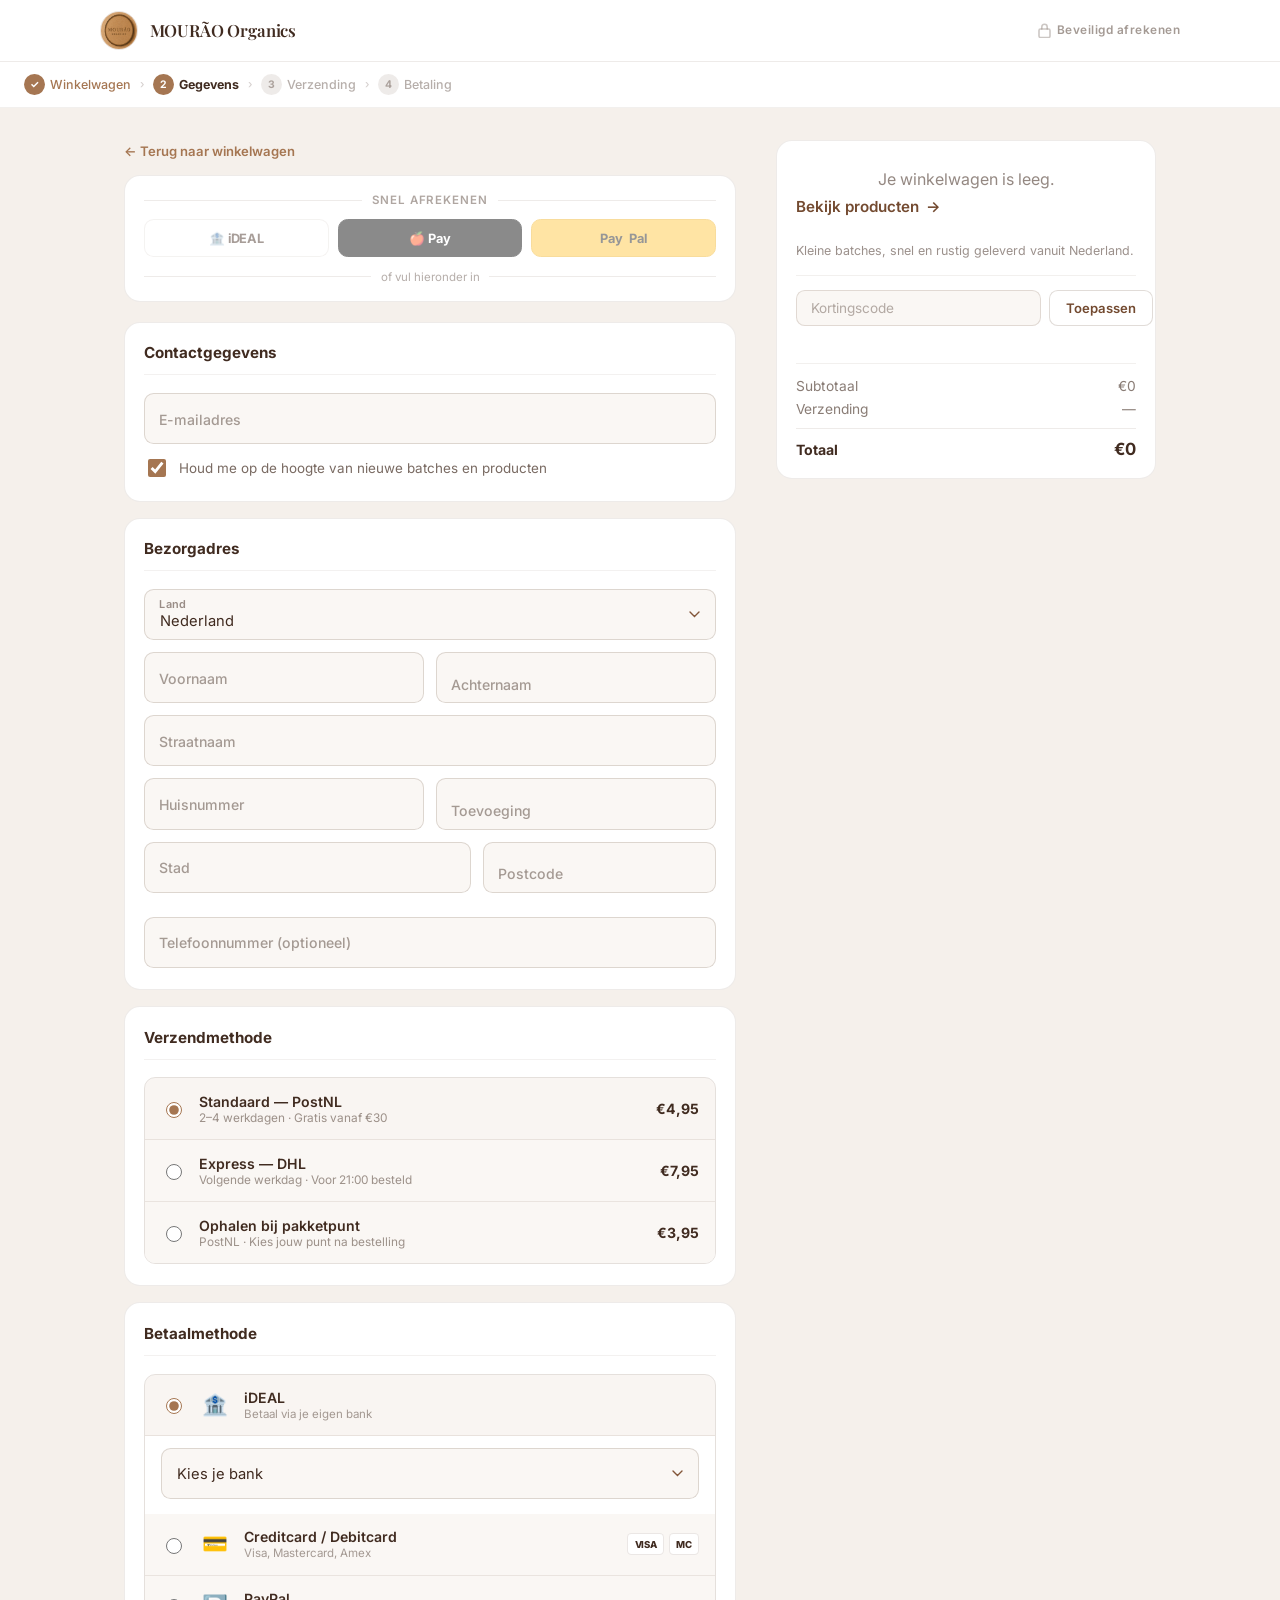
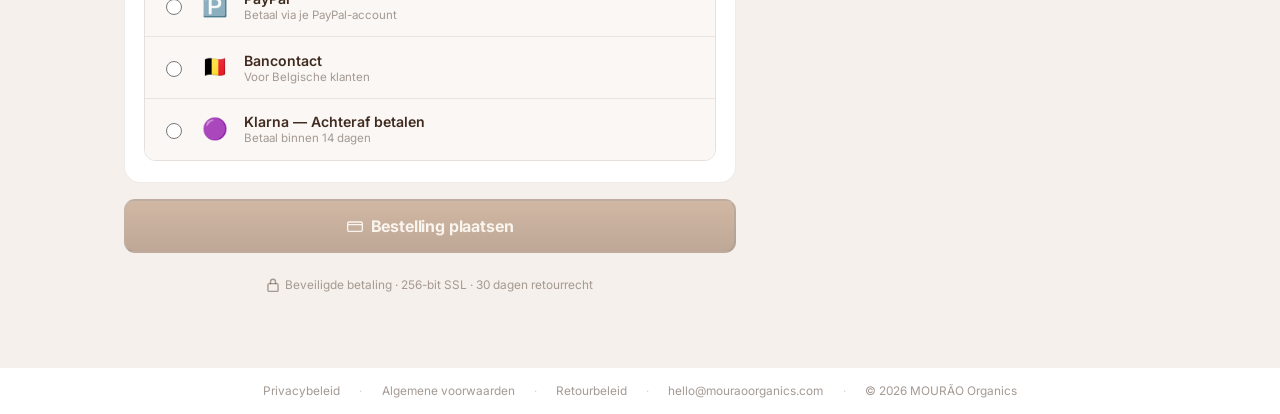
<file: checkout.html>
<!doctype html>
<html lang="nl">
  <head>
    <meta charset="utf-8">
    <meta name="viewport" content="width=device-width,initial-scale=1">
    <meta name="theme-color" content="#f5f0eb">
    <title>Afrekenen | MOURÃO Organics</title>
    <link rel="icon" href="favicon.ico" sizes="any">
    <link rel="preconnect" href="https://fonts.googleapis.com">
    <link rel="preconnect" href="https://fonts.gstatic.com" crossorigin>
    <link href="https://fonts.googleapis.com/css2?family=Inter:wght@400;500;600;700&family=Playfair+Display:wght@500;600;700&display=swap" rel="stylesheet">
    <link rel="stylesheet" href="assets/mourao-home.css">
    <style>
      /* ── Checkout shell ────────────────────────────────────────────── */
      body.checkout-body {
        background: #f5f0eb;
        min-height: 100vh;
        display: flex;
        flex-direction: column;
      }

      /* ── Header ───────────────────────────────────────────────────── */
      .co-header {
        background: #fff;
        border-bottom: 1px solid rgba(92,63,42,.1);
        padding: 0 1.5rem;
      }
      .co-header__inner {
        max-width: 1080px;
        margin: 0 auto;
        display: flex;
        align-items: center;
        justify-content: space-between;
        height: 3.8rem;
      }
      .co-header__logo {
        display: flex;
        align-items: center;
        gap: 0.7rem;
        text-decoration: none;
      }
      .co-header__logo img {
        width: 2.4rem;
        height: 2.4rem;
        border-radius: 50%;
        object-fit: cover;
        border: 1px solid rgba(115,74,48,.14);
      }
      .co-header__logo-name {
        font-family: 'Playfair Display', serif;
        font-size: 1.05rem;
        font-weight: 600;
        color: #402b20;
        letter-spacing: -0.01em;
      }
      .co-header__secure {
        display: flex;
        align-items: center;
        gap: 0.38rem;
        font-size: 0.74rem;
        font-weight: 600;
        color: rgba(64,43,32,.48);
        letter-spacing: 0.04em;
      }
      .co-header__secure svg { opacity: 0.55; }

      /* ── Breadcrumb steps ─────────────────────────────────────────── */
      .co-steps {
        background: #fff;
        border-bottom: 1px solid rgba(92,63,42,.08);
        padding: 0 1.5rem;
        overflow-x: auto;
        -webkit-overflow-scrolling: touch;
        scrollbar-width: none;
      }
      .co-steps::-webkit-scrollbar { display: none; }
      .co-steps__inner {
        max-width: 1080px;
        margin: 0 auto;
        display: flex;
        align-items: center;
        gap: 0;
        width: max-content;
        min-width: 100%;
        padding: 0.75rem 0;
        font-size: 0.78rem;
        font-weight: 500;
      }
      .co-step {
        display: flex;
        align-items: center;
        gap: 0.35rem;
        color: rgba(64,43,32,.38);
        white-space: nowrap;
      }
      .co-step.is-done { color: #a57652; cursor: pointer; }
      .co-step.is-done:hover { text-decoration: underline; text-underline-offset: 2px; }
      .co-step.is-active { color: #402b20; font-weight: 700; }
      .co-step__num {
        display: inline-flex;
        align-items: center;
        justify-content: center;
        width: 1.3rem;
        height: 1.3rem;
        border-radius: 50%;
        background: rgba(92,63,42,.1);
        font-size: 0.65rem;
        font-weight: 700;
        flex-shrink: 0;
      }
      .co-step.is-active .co-step__num {
        background: #a57652;
        color: #fff;
      }
      .co-step.is-done .co-step__num {
        background: #a57652;
        color: #fff;
      }
      .co-step__sep {
        margin: 0 0.55rem;
        color: rgba(64,43,32,.22);
        font-size: 0.7rem;
      }

      /* ── Main layout ──────────────────────────────────────────────── */
      .co-main {
        flex: 1;
        max-width: 1080px;
        margin: 0 auto;
        width: 100%;
        padding: 1.5rem 1rem 4rem;
        display: grid;
        grid-template-columns: 1fr;
        gap: 1.5rem;
        align-items: start;
      }
      @media (min-width: 820px) {
        .co-main {
          grid-template-columns: 1fr 380px;
          gap: 2.5rem;
          padding: 2rem 1.5rem 4rem;
        }
      }

      /* ── Order summary (right / top on mobile) ────────────────────── */
      .co-summary {
        order: -1;
      }
      @media (min-width: 820px) {
        .co-summary {
          order: 2;
          position: sticky;
          top: 1.5rem;
        }
      }

      /* Mobile collapsible summary toggle */
      .co-summary__toggle {
        display: flex;
        align-items: center;
        justify-content: space-between;
        width: 100%;
        padding: 0.9rem 1.1rem;
        background: rgba(165,115,70,.1);
        border: 1px solid rgba(165,115,70,.22);
        border-radius: 0.9rem;
        font-size: 0.88rem;
        font-weight: 600;
        color: #734a30;
        cursor: pointer;
        gap: 0.6rem;
      }
      .co-summary__toggle-left { display: flex; align-items: center; gap: 0.5rem; }
      .co-summary__toggle-price { font-weight: 700; }
      .co-summary__toggle-icon { transition: transform .22s ease; font-size: .65rem; }
      .co-summary__toggle[aria-expanded="true"] .co-summary__toggle-icon { transform: rotate(180deg); }
      @media (min-width: 820px) {
        .co-summary__toggle { display: none; }
      }

      .co-summary__body {
        display: none;
        margin-top: 0.8rem;
      }
      .co-summary__body.is-open { display: block; }
      @media (min-width: 820px) {
        .co-summary__body { display: block !important; margin-top: 0; }
      }

      .co-summary__card {
        background: #fff;
        border: 1px solid rgba(92,63,42,.1);
        border-radius: 1rem;
        padding: 1.2rem;
      }

      /* ── Summary items ────────────────────────────────────────────── */
      .co-items { display: grid; gap: 1rem; margin-bottom: 1rem; }
      .co-item {
        display: grid;
        grid-template-columns: 3.6rem 1fr;
        gap: 0.75rem;
        align-items: start;
      }
      .co-item__img-wrap { position: relative; flex-shrink: 0; }
      .co-item__img {
        width: 3.6rem;
        height: 3.6rem;
        border-radius: 0.65rem;
        background-image: var(--img);
        background-size: cover;
        background-position: center;
        background-color: rgba(232,215,196,.45);
        border: 1px solid rgba(92,63,42,.08);
      }
      .co-item__qty-badge {
        position: absolute;
        top: -0.38rem;
        right: -0.38rem;
        min-width: 1.25rem;
        height: 1.25rem;
        padding: 0 0.2rem;
        border-radius: 2rem;
        background: rgba(92,63,42,.55);
        color: #fff;
        font-size: 0.62rem;
        font-weight: 700;
        display: flex;
        align-items: center;
        justify-content: center;
      }
      .co-item__info { min-width: 0; }
      .co-item__name {
        font-size: 0.88rem;
        font-weight: 600;
        color: #402b20;
        white-space: nowrap;
        overflow: hidden;
        text-overflow: ellipsis;
      }
      .co-item__variant {
        font-size: 0.74rem;
        color: rgba(64,43,32,.5);
        margin-top: 0.1rem;
      }
      .co-item__bottom {
        display: flex;
        align-items: center;
        justify-content: space-between;
        margin-top: 0.5rem;
        gap: 0.5rem;
      }
      .co-item__price {
        font-size: 0.9rem;
        font-weight: 700;
        color: #402b20;
        white-space: nowrap;
      }
      /* ── Inline qty stepper ── */
      .co-item-qty {
        display: inline-flex;
        align-items: center;
        border: 1px solid rgba(92,63,42,.18);
        border-radius: 2rem;
        overflow: hidden;
        background: #faf7f4;
      }
      .co-item-qty__btn {
        display: flex;
        align-items: center;
        justify-content: center;
        width: 1.75rem;
        height: 1.75rem;
        font-size: 1rem;
        font-weight: 400;
        color: rgba(64,43,32,.65);
        transition: background .15s ease, color .15s ease;
        line-height: 1;
        flex-shrink: 0;
      }
      .co-item-qty__btn:hover { background: rgba(165,115,70,.12); color: #402b20; }
      .co-item-qty__val {
        min-width: 1.6rem;
        text-align: center;
        font-size: 0.82rem;
        font-weight: 700;
        color: #402b20;
        border-left: 1px solid rgba(92,63,42,.12);
        border-right: 1px solid rgba(92,63,42,.12);
        padding: 0 0.15rem;
        line-height: 1.75rem;
      }
      /* ── Remove link ── */
      .co-item__remove {
        font-size: 0.72rem;
        color: rgba(64,43,32,.38);
        text-decoration: underline;
        text-underline-offset: 2px;
        cursor: pointer;
        transition: color .15s ease;
        background: none;
        border: none;
        padding: 0;
        font-family: inherit;
      }
      .co-item__remove:hover { color: #b04040; }

      /* ── Discount code ─────────────────────────────────────────────── */
      .co-discount {
        display: grid;
        grid-template-columns: 1fr auto;
        gap: 0.5rem;
        padding: 0.9rem 0;
        border-top: 1px solid rgba(92,63,42,.08);
        margin-bottom: 0.9rem;
      }
      .co-discount input {
        padding: 0.55rem 0.85rem;
        border: 1px solid rgba(92,63,42,.16);
        border-radius: 0.55rem;
        font-size: 0.85rem;
        font-family: inherit;
        background: #faf7f4;
        color: #402b20;
      }
      .co-discount input:focus { outline: none; border-color: rgba(165,115,70,.45); box-shadow: 0 0 0 3px rgba(165,115,70,.1); }
      .co-discount input::placeholder { color: rgba(64,43,32,.38); }
      .co-discount button {
        padding: 0.55rem 1rem;
        border: 1px solid rgba(92,63,42,.18);
        border-radius: 0.55rem;
        background: #fff;
        font-size: 0.82rem;
        font-weight: 600;
        color: #734a30;
        cursor: pointer;
        white-space: nowrap;
        transition: background .18s ease;
      }
      .co-discount button:hover { background: rgba(165,115,70,.08); }
      .co-discount__feedback {
        grid-column: 1 / -1;
        margin: 0;
        font-size: 0.74rem;
        color: rgba(64,43,32,.46);
      }
      .co-discount__feedback.is-success { color: #5c8050; }
      .co-discount__feedback.is-error { color: #b04040; }

      /* ── Totals ────────────────────────────────────────────────────── */
      .co-totals { display: grid; gap: 0.42rem; border-top: 1px solid rgba(92,63,42,.08); padding-top: 0.9rem; }
      .co-totals__row {
        display: flex;
        justify-content: space-between;
        align-items: baseline;
        font-size: 0.86rem;
        color: rgba(64,43,32,.62);
      }
      .co-totals__row--total {
        font-size: 1.05rem;
        font-weight: 700;
        color: #402b20;
        border-top: 1px solid rgba(92,63,42,.1);
        padding-top: 0.65rem;
        margin-top: 0.25rem;
      }
      .co-totals__row--total .co-totals__label { font-size: 0.88rem; }
      .co-totals__free { color: #5c8050; font-weight: 600; }
      .co-summary__meta-note {
        margin: 0 0 0.9rem;
        font-size: 0.78rem;
        color: rgba(64,43,32,.52);
        line-height: 1.5;
      }

      /* ── Left: form column ─────────────────────────────────────────── */
      .co-form-col { order: 2; }
      @media (min-width: 820px) { .co-form-col { order: 1; } }

      /* ── Express checkout ──────────────────────────────────────────── */
      .co-express {
        background: #fff;
        border: 1px solid rgba(92,63,42,.1);
        border-radius: 1rem;
        padding: 1.1rem 1.2rem;
        margin-bottom: 1.2rem;
      }
      .co-express__label {
        text-align: center;
        font-size: 0.72rem;
        font-weight: 600;
        color: rgba(64,43,32,.42);
        letter-spacing: 0.08em;
        text-transform: uppercase;
        margin-bottom: 0.75rem;
        display: flex;
        align-items: center;
        gap: 0.6rem;
      }
      .co-express__label::before,
      .co-express__label::after {
        content: "";
        flex: 1;
        height: 1px;
        background: rgba(92,63,42,.1);
      }
      .co-express__btns { display: grid; grid-template-columns: 1fr 1fr 1fr; gap: 0.55rem; }
      .co-express__btn {
        display: flex;
        align-items: center;
        justify-content: center;
        gap: 0.4rem;
        padding: 0.65rem 0.5rem;
        border: 1px solid rgba(92,63,42,.14);
        border-radius: 0.6rem;
        background: #fff;
        font-size: 0.8rem;
        font-weight: 700;
        color: #402b20;
        cursor: pointer;
        transition: background .18s ease, border-color .18s ease;
      }
      .co-express__btn:hover { background: #f9f5f0; border-color: rgba(92,63,42,.22); }
      .co-express__btn:disabled,
      .co-submit-btn:disabled {
        opacity: 0.46;
        cursor: not-allowed;
        transform: none;
        box-shadow: none;
      }
      .co-express__btn--ideal { letter-spacing: -0.02em; }
      .co-express__btn--apple { background: #000; color: #fff; border-color: #000; }
      .co-express__btn--apple:hover { background: #1a1a1a; }
      .co-express__btn--paypal { background: #ffc439; border-color: #f0b429; color: #1c1c1e; }
      .co-express__btn--paypal:hover { background: #f5b800; }
      .co-express__divider {
        text-align: center;
        font-size: 0.72rem;
        color: rgba(64,43,32,.38);
        margin-top: 0.8rem;
        display: flex;
        align-items: center;
        gap: 0.6rem;
      }
      .co-express__divider::before,
      .co-express__divider::after {
        content: "";
        flex: 1;
        height: 1px;
        background: rgba(92,63,42,.1);
      }

      /* ── Form card ─────────────────────────────────────────────────── */
      .co-card {
        background: #fff;
        border: 1px solid rgba(92,63,42,.1);
        border-radius: 1rem;
        padding: 1.3rem 1.2rem;
        margin-bottom: 1rem;
      }
      .co-card__title {
        font-size: 0.95rem;
        font-weight: 700;
        color: #402b20;
        margin: 0 0 1.1rem;
        padding-bottom: 0.75rem;
        border-bottom: 1px solid rgba(92,63,42,.07);
      }

      /* ── Floating label fields ─────────────────────────────────────── */
      .co-field {
        position: relative;
        margin-bottom: 0.75rem;
      }
      .co-field:last-child { margin-bottom: 0; }
      .co-field input,
      .co-field select {
        width: 100%;
        height: 3.2rem;
        padding: 1.2rem 0.95rem 0.4rem;
        border: 1px solid rgba(92,63,42,.18);
        border-radius: 0.6rem;
        background: #faf7f4;
        color: #402b20;
        font-size: 0.92rem;
        font-family: inherit;
        transition: border-color .18s ease, box-shadow .18s ease;
        appearance: none;
      }
      .co-field input:focus,
      .co-field select:focus {
        outline: none;
        border-color: rgba(165,115,70,.5);
        box-shadow: 0 0 0 3px rgba(165,115,70,.11);
        background: #fff;
      }
      .co-field input::placeholder { color: transparent; }
      .co-field label {
        position: absolute;
        left: 0.95rem;
        top: 50%;
        transform: translateY(-50%);
        font-size: 0.88rem;
        color: rgba(64,43,32,.46);
        pointer-events: none;
        transition: top .15s ease, font-size .15s ease, color .15s ease;
        font-weight: 500;
      }
      .co-field input:focus ~ label,
      .co-field input:not(:placeholder-shown) ~ label,
      .co-field select:focus ~ label,
      .co-field.has-value label {
        top: 0.5rem;
        transform: none;
        font-size: 0.68rem;
        color: rgba(64,43,32,.52);
        font-weight: 600;
        letter-spacing: 0.03em;
      }
      .co-field select {
        padding-top: 1.1rem;
        padding-bottom: 0.35rem;
        background-image: url("data:image/svg+xml,%3Csvg xmlns='http://www.w3.org/2000/svg' width='11' height='7' viewBox='0 0 11 7'%3E%3Cpath d='M1 1l4.5 4.5L10 1' stroke='%23835639' stroke-width='1.4' fill='none' stroke-linecap='round'/%3E%3C/svg%3E");
        background-repeat: no-repeat;
        background-position: right 0.95rem center;
        padding-right: 2.2rem;
        cursor: pointer;
      }
      .co-row { display: grid; gap: 0.75rem; }
      @media (min-width: 480px) {
        .co-row--2 { grid-template-columns: 1fr 1fr; }
        .co-row--addr { grid-template-columns: 1fr 1fr; }
        .co-row--zip { grid-template-columns: 1.4fr 1fr; }
      }

      /* ── Checkbox ──────────────────────────────────────────────────── */
      .co-checkbox {
        display: flex;
        align-items: center;
        gap: 0.65rem;
        font-size: 0.84rem;
        color: rgba(64,43,32,.7);
        cursor: pointer;
        margin-top: 0.5rem;
      }
      .co-checkbox input[type="checkbox"] {
        width: 1.1rem;
        height: 1.1rem;
        accent-color: #a57652;
        flex-shrink: 0;
        cursor: pointer;
      }

      /* ── Shipping methods ──────────────────────────────────────────── */
      .co-shipping-options { display: grid; gap: 0; border: 1px solid rgba(92,63,42,.16); border-radius: 0.7rem; overflow: hidden; }
      .co-shipping-opt {
        display: flex;
        align-items: center;
        gap: 0.85rem;
        padding: 0.9rem 1rem;
        background: #faf7f4;
        cursor: pointer;
        border-bottom: 1px solid rgba(92,63,42,.1);
        transition: background .16s ease;
      }
      .co-shipping-opt:last-child { border-bottom: none; }
      .co-shipping-opt:has(input:checked) { background: rgba(165,115,70,.07); }
      .co-shipping-opt input[type="radio"] { accent-color: #a57652; width: 1rem; height: 1rem; flex-shrink: 0; }
      .co-shipping-opt__info { flex: 1; }
      .co-shipping-opt__name { font-size: 0.88rem; font-weight: 600; color: #402b20; }
      .co-shipping-opt__desc { font-size: 0.74rem; color: rgba(64,43,32,.5); margin-top: 0.08rem; }
      .co-shipping-opt__price { font-size: 0.88rem; font-weight: 700; color: #402b20; white-space: nowrap; }
      .co-shipping-opt__price.is-free { color: #5c8050; }

      /* ── Payment methods ───────────────────────────────────────────── */
      .co-payment-opts { display: grid; gap: 0; border: 1px solid rgba(92,63,42,.16); border-radius: 0.7rem; overflow: hidden; }
      .co-payment-opt {
        display: flex;
        align-items: center;
        gap: 0.85rem;
        padding: 0.9rem 1rem;
        background: #faf7f4;
        cursor: pointer;
        border-bottom: 1px solid rgba(92,63,42,.1);
        transition: background .16s ease;
      }
      .co-payment-opt:last-child { border-bottom: none; }
      .co-payment-opt:has(input:checked) { background: rgba(165,115,70,.07); }
      .co-payment-opt input[type="radio"] { accent-color: #a57652; width: 1rem; height: 1rem; flex-shrink: 0; }
      .co-payment-opt__icon { font-size: 1.3rem; line-height: 1; width: 2rem; text-align: center; }
      .co-payment-opt__label { flex: 1; font-size: 0.88rem; font-weight: 600; color: #402b20; }
      .co-payment-opt__sub { font-size: 0.72rem; color: rgba(64,43,32,.46); margin-top: 0.06rem; }
      .co-payment-opt__logos { display: flex; gap: 0.3rem; align-items: center; margin-left: auto; }
      .co-payment-opt__logo {
        height: 1.35rem;
        padding: 0.15rem 0.4rem;
        border: 1px solid rgba(92,63,42,.12);
        border-radius: 0.28rem;
        background: #fff;
        font-size: 0.6rem;
        font-weight: 800;
        display: flex;
        align-items: center;
        letter-spacing: -0.03em;
        color: #402b20;
      }
      .co-ideal-bank {
        margin-top: 0.75rem;
        display: none;
      }
      .co-ideal-bank.is-visible { display: block; }
      .co-ideal-bank .co-field label { display: none; }
      .co-ideal-bank .co-field select {
        padding-top: 0.9rem;
        padding-bottom: 0.9rem;
      }

      /* ── Submit button ─────────────────────────────────────────────── */
      .co-submit-row {
        display: grid;
        gap: 0.8rem;
        margin-top: 0.25rem;
      }
      .co-submit-btn {
        display: flex;
        align-items: center;
        justify-content: center;
        gap: 0.5rem;
        width: 100%;
        min-height: 3.4rem;
        padding: 0 1.6rem;
        border-radius: 0.7rem;
        background: linear-gradient(180deg, #a57652 0%, #7d5233 100%);
        color: #fff8f1;
        font-size: 1rem;
        font-weight: 700;
        letter-spacing: -0.01em;
        box-shadow: 0 4px 18px rgba(103,73,47,.22);
        transition: transform .18s ease, box-shadow .18s ease;
      }
      .co-submit-btn:hover { transform: translateY(-1px); box-shadow: 0 8px 26px rgba(103,73,47,.28); }
      .co-submit-btn:active { transform: scale(.985); }
      .co-submit-note {
        display: flex;
        align-items: center;
        justify-content: center;
        gap: 0.38rem;
        font-size: 0.74rem;
        color: rgba(64,43,32,.44);
        text-align: center;
      }

      /* ── Back link ─────────────────────────────────────────────────── */
      .co-back {
        display: inline-flex;
        align-items: center;
        gap: 0.38rem;
        font-size: 0.82rem;
        color: #a57652;
        font-weight: 600;
        margin-bottom: 1rem;
        text-decoration: none;
      }
      .co-back:hover { text-decoration: underline; text-underline-offset: 2px; }

      /* ── Footer ────────────────────────────────────────────────────── */
      .co-footer {
        background: #fff;
        border-top: 1px solid rgba(92,63,42,.08);
        padding: 1rem 1.5rem;
        margin-top: auto;
      }
      .co-footer__inner {
        max-width: 1080px;
        margin: 0 auto;
        display: flex;
        flex-wrap: wrap;
        align-items: center;
        justify-content: center;
        gap: 1.2rem;
      }
      .co-footer__link {
        font-size: 0.74rem;
        color: rgba(64,43,32,.48);
        text-decoration: none;
        transition: color .16s ease;
      }
      .co-footer__link:hover { color: #734a30; text-decoration: underline; text-underline-offset: 2px; }
      .co-footer__sep { color: rgba(64,43,32,.22); font-size: 0.7rem; }

      /* ── Success screen ─────────────────────────────────────────────── */
      .co-success {
        max-width: 34rem;
        margin: 3rem auto;
        text-align: center;
        display: grid;
        gap: 1.1rem;
        justify-items: center;
        padding: 0 1rem;
      }
      .co-success__check {
        width: 4.5rem; height: 4.5rem; border-radius: 50%;
        background: linear-gradient(135deg, #a57652, #7d5233);
        display: flex; align-items: center; justify-content: center;
        box-shadow: 0 8px 28px rgba(103,73,47,.24);
      }
      .co-success__check svg { stroke: #fff; }
      .co-success__order {
        display: inline-block;
        padding: 0.3rem 0.85rem;
        background: rgba(165,115,70,.1);
        border: 1px solid rgba(165,115,70,.22);
        border-radius: 2rem;
        font-size: 0.76rem;
        font-weight: 700;
        color: #734a30;
        letter-spacing: 0.06em;
      }
      .co-success h1 { margin: 0; font-size: 1.7rem; font-weight: 700; color: #402b20; }
      .co-success p { margin: 0; color: rgba(64,43,32,.64); line-height: 1.65; font-size: 0.95rem; }
      .co-success__meta {
        display: grid;
        gap: 0.5rem;
        width: 100%;
        padding: 1.1rem;
        background: #fff;
        border: 1px solid rgba(92,63,42,.1);
        border-radius: 0.9rem;
        font-size: 0.84rem;
      }
      .co-success__meta-row { display: flex; justify-content: space-between; color: rgba(64,43,32,.64); }
      .co-success__meta-row strong { color: #402b20; font-weight: 600; }
      .co-empty-state {
        display: grid;
        gap: 0.5rem;
        padding: 0.6rem 0;
        text-align: center;
        color: rgba(64,43,32,.56);
      }
      .co-empty-state p { margin: 0; }
    </style>
  </head>
  <body class="checkout-body">

    <!-- ── Header ──────────────────────────────────────────────────── -->
    <header class="co-header">
      <div class="co-header__inner">
        <a href="index.html" class="co-header__logo">
          <img src="assets/mourao-logo.jpg" alt="MOURÃO Organics" width="48" height="48">
          <span class="co-header__logo-name">MOURÃO Organics</span>
        </a>
        <div class="co-header__secure">
          <svg width="13" height="15" viewBox="0 0 13 15" fill="none" stroke="currentColor" stroke-width="1.6" stroke-linecap="round">
            <rect x="1" y="6" width="11" height="8.5" rx="1.4"/>
            <path d="M3.8 6V4a2.7 2.7 0 015.4 0v2"/>
          </svg>
          Beveiligd afrekenen
        </div>
      </div>
    </header>

    <!-- ── Breadcrumb ───────────────────────────────────────────────── -->
    <nav class="co-steps" aria-label="Checkout stappen">
      <div class="co-steps__inner">
        <a href="index.html#producten" class="co-step is-done">
          <span class="co-step__num">✓</span> Winkelwagen
        </a>
        <span class="co-step__sep">›</span>
        <span class="co-step is-active">
          <span class="co-step__num">2</span> Gegevens
        </span>
        <span class="co-step__sep">›</span>
        <span class="co-step">
          <span class="co-step__num">3</span> Verzending
        </span>
        <span class="co-step__sep">›</span>
        <span class="co-step">
          <span class="co-step__num">4</span> Betaling
        </span>
      </div>
    </nav>

    <!-- ── Main ─────────────────────────────────────────────────────── -->
    <main class="co-main" id="co-main">

      <!-- ── Order summary (right col / top mobile) ────────────────── -->
      <aside class="co-summary">
        <!-- Mobile toggle -->
        <button class="co-summary__toggle" id="summary-toggle" aria-expanded="false">
          <span class="co-summary__toggle-left">
            <svg width="16" height="16" viewBox="0 0 24 24" fill="none" stroke="currentColor" stroke-width="1.8" stroke-linecap="round" stroke-linejoin="round"><path d="M6 2L3 6v14a2 2 0 002 2h14a2 2 0 002-2V6l-3-4z"/><line x1="3" y1="6" x2="21" y2="6"/><path d="M16 10a4 4 0 01-8 0"/></svg>
            Bestellingsoverzicht
          </span>
          <span>
            <span class="co-summary__toggle-price" id="summary-toggle-price">—</span>
            <span class="co-summary__toggle-icon">▼</span>
          </span>
        </button>

        <div class="co-summary__body" id="summary-body">
          <div class="co-summary__card">
            <!-- Items filled by JS -->
            <div class="co-items" id="co-items"></div>
            <p class="co-summary__meta-note" id="co-summary-note">Kleine batches, snel en rustig geleverd vanuit Nederland.</p>

            <!-- Discount code -->
            <div class="co-discount">
              <input type="text" placeholder="Kortingscode" id="discount-input" aria-label="Kortingscode invoeren">
              <button type="button" id="discount-apply">Toepassen</button>
              <p class="co-discount__feedback" id="discount-feedback" aria-live="polite"></p>
            </div>

            <!-- Totals -->
            <div class="co-totals">
              <div class="co-totals__row">
                <span class="co-totals__label">Subtotaal</span>
                <span id="co-subtotal">—</span>
              </div>
              <div class="co-totals__row">
                <span class="co-totals__label">Verzending</span>
                <span id="co-shipping-cost">—</span>
              </div>
              <div class="co-totals__row" id="co-discount-row" style="display:none;color:#5c8050;">
                <span>Korting</span>
                <span id="co-discount-amount"></span>
              </div>
              <div class="co-totals__row co-totals__row--total">
                <span class="co-totals__label">Totaal</span>
                <span id="co-total">—</span>
              </div>
            </div>
          </div>
        </div>
      </aside>

      <!-- ── Form column ─────────────────────────────────────────────── -->
      <div class="co-form-col">
        <a href="index.html#producten" class="co-back">
          ← Terug naar winkelwagen
        </a>

        <!-- Express checkout -->
        <div class="co-express">
          <div class="co-express__label">Snel afrekenen</div>
          <div class="co-express__btns">
            <button class="co-express__btn co-express__btn--ideal" type="button" data-express-method="iDEAL">
              🏦 iDEAL
            </button>
            <button class="co-express__btn co-express__btn--apple" type="button" data-express-method="Apple Pay">
              🍎 Pay
            </button>
            <button class="co-express__btn co-express__btn--paypal" type="button" data-express-method="PayPal">
              <strong>Pay</strong>Pal
            </button>
          </div>
          <div class="co-express__divider">of vul hieronder in</div>
        </div>

        <form id="checkout-form" novalidate>

          <!-- Contact -->
          <div class="co-card">
            <h2 class="co-card__title">Contactgegevens</h2>
            <div class="co-field">
              <input id="co-email" type="email" name="email" placeholder="E-mailadres" autocomplete="email" required>
              <label for="co-email">E-mailadres</label>
            </div>
            <label class="co-checkbox">
              <input type="checkbox" checked>
              Houd me op de hoogte van nieuwe batches en producten
            </label>
          </div>

          <!-- Delivery address -->
          <div class="co-card">
            <h2 class="co-card__title">Bezorgadres</h2>
            <div class="co-field">
              <select id="co-country" name="country" autocomplete="country" required>
                <option value="NL" selected>Nederland</option>
                <option value="BE">België</option>
                <option value="DE">Duitsland</option>
                <option value="FR">Frankrijk</option>
                <option value="OTHER">Ander land</option>
              </select>
              <label for="co-country">Land</label>
            </div>
            <div class="co-row co-row--2">
              <div class="co-field">
                <input id="co-firstname" type="text" name="firstname" placeholder="Voornaam" autocomplete="given-name" required>
                <label for="co-firstname">Voornaam</label>
              </div>
              <div class="co-field">
                <input id="co-lastname" type="text" name="lastname" placeholder="Achternaam" autocomplete="family-name" required>
                <label for="co-lastname">Achternaam</label>
              </div>
            </div>
            <div class="co-field">
              <input id="co-street" type="text" name="street" placeholder="Straatnaam" autocomplete="address-line1" required>
              <label for="co-street">Straatnaam</label>
            </div>
            <div class="co-row co-row--addr">
              <div class="co-field">
                <input id="co-housenr" type="text" name="housenr" placeholder="Huisnummer" autocomplete="address-line2" required>
                <label for="co-housenr">Huisnummer</label>
              </div>
              <div class="co-field">
                <input id="co-addition" type="text" name="addition" placeholder="Toevoeging (opt.)">
                <label for="co-addition">Toevoeging</label>
              </div>
            </div>
            <div class="co-row co-row--zip">
              <div class="co-field">
                <input id="co-city" type="text" name="city" placeholder="Stad" autocomplete="address-level2" required>
                <label for="co-city">Stad</label>
              </div>
              <div class="co-field">
                <input id="co-zip" type="text" name="zip" placeholder="Postcode" autocomplete="postal-code" required>
                <label for="co-zip">Postcode</label>
              </div>
            </div>
            <div class="co-field" style="margin-top:0.75rem;">
              <input id="co-phone" type="tel" name="phone" placeholder="Telefoonnummer" autocomplete="tel">
              <label for="co-phone">Telefoonnummer (optioneel)</label>
            </div>
          </div>

          <!-- Shipping method -->
          <div class="co-card">
            <h2 class="co-card__title">Verzendmethode</h2>
            <div class="co-shipping-options">
              <label class="co-shipping-opt">
                <input type="radio" name="shipping" value="standard" checked>
                <div class="co-shipping-opt__info">
                  <div class="co-shipping-opt__name">Standaard — PostNL</div>
                  <div class="co-shipping-opt__desc">2–4 werkdagen · Gratis vanaf €30</div>
                </div>
                <span class="co-shipping-opt__price" id="standard-price">€4,95</span>
              </label>
              <label class="co-shipping-opt">
                <input type="radio" name="shipping" value="express">
                <div class="co-shipping-opt__info">
                  <div class="co-shipping-opt__name">Express — DHL</div>
                  <div class="co-shipping-opt__desc">Volgende werkdag · Voor 21:00 besteld</div>
                </div>
                <span class="co-shipping-opt__price">€7,95</span>
              </label>
              <label class="co-shipping-opt">
                <input type="radio" name="shipping" value="pickup">
                <div class="co-shipping-opt__info">
                  <div class="co-shipping-opt__name">Ophalen bij pakketpunt</div>
                  <div class="co-shipping-opt__desc">PostNL · Kies jouw punt na bestelling</div>
                </div>
                <span class="co-shipping-opt__price" id="pickup-price">€3,95</span>
              </label>
            </div>
          </div>

          <!-- Payment -->
          <div class="co-card">
            <h2 class="co-card__title">Betaalmethode</h2>
            <div class="co-payment-opts">
              <label class="co-payment-opt">
                <input type="radio" name="payment" value="ideal" checked>
                <div class="co-payment-opt__icon">🏦</div>
                <div>
                  <div class="co-payment-opt__label">iDEAL</div>
                  <div class="co-payment-opt__sub">Betaal via je eigen bank</div>
                </div>
              </label>
              <!-- iDEAL bank selector -->
              <div class="co-ideal-bank is-visible" id="ideal-bank-wrap" style="padding:0 1rem 0.9rem;">
                <div class="co-field" style="margin-bottom:0;">
                  <select id="co-ideal-bank" name="ideal_bank">
                    <option value="">Kies je bank</option>
                    <option>ABN AMRO</option>
                    <option>ING</option>
                    <option>Rabobank</option>
                    <option>SNS Bank</option>
                    <option>ASN Bank</option>
                    <option>Triodos Bank</option>
                    <option>Bunq</option>
                    <option>Revolut</option>
                  </select>
                  <label for="co-ideal-bank">Selecteer bank</label>
                </div>
              </div>

              <label class="co-payment-opt">
                <input type="radio" name="payment" value="card">
                <div class="co-payment-opt__icon">💳</div>
                <div>
                  <div class="co-payment-opt__label">Creditcard / Debitcard</div>
                  <div class="co-payment-opt__sub">Visa, Mastercard, Amex</div>
                </div>
                <div class="co-payment-opt__logos">
                  <span class="co-payment-opt__logo">VISA</span>
                  <span class="co-payment-opt__logo">MC</span>
                </div>
              </label>
              <label class="co-payment-opt">
                <input type="radio" name="payment" value="paypal">
                <div class="co-payment-opt__icon">🅿️</div>
                <div>
                  <div class="co-payment-opt__label">PayPal</div>
                  <div class="co-payment-opt__sub">Betaal via je PayPal-account</div>
                </div>
              </label>
              <label class="co-payment-opt">
                <input type="radio" name="payment" value="bancontact">
                <div class="co-payment-opt__icon">🇧🇪</div>
                <div>
                  <div class="co-payment-opt__label">Bancontact</div>
                  <div class="co-payment-opt__sub">Voor Belgische klanten</div>
                </div>
              </label>
              <label class="co-payment-opt">
                <input type="radio" name="payment" value="klarna">
                <div class="co-payment-opt__icon">🟣</div>
                <div>
                  <div class="co-payment-opt__label">Klarna — Achteraf betalen</div>
                  <div class="co-payment-opt__sub">Betaal binnen 14 dagen</div>
                </div>
              </label>
            </div>
          </div>

          <!-- Submit -->
          <div class="co-submit-row">
            <button type="submit" class="co-submit-btn">
              <svg width="16" height="16" viewBox="0 0 24 24" fill="none" stroke="currentColor" stroke-width="2" stroke-linecap="round"><rect x="1" y="6" width="22" height="14" rx="2"/><path d="M1 10h22"/></svg>
              Bestelling plaatsen
            </button>
            <p class="co-submit-note">
              <svg width="12" height="14" viewBox="0 0 13 15" fill="none" stroke="currentColor" stroke-width="1.5" stroke-linecap="round"><rect x="1" y="6" width="11" height="8.5" rx="1.4"/><path d="M3.8 6V4a2.7 2.7 0 015.4 0v2"/></svg>
              Beveiligde betaling · 256-bit SSL · 30 dagen retourrecht
            </p>
          </div>

        </form>
      </div>

    </main>

    <!-- ── Footer ───────────────────────────────────────────────────── -->
    <footer class="co-footer">
      <div class="co-footer__inner">
        <a href="#" class="co-footer__link">Privacybeleid</a>
        <span class="co-footer__sep">·</span>
        <a href="#" class="co-footer__link">Algemene voorwaarden</a>
        <span class="co-footer__sep">·</span>
        <a href="#" class="co-footer__link">Retourbeleid</a>
        <span class="co-footer__sep">·</span>
        <a href="mailto:hello@mouraoorganics.com" class="co-footer__link">hello@mouraoorganics.com</a>
        <span class="co-footer__sep">·</span>
        <span class="co-footer__link">© 2026 MOURÃO Organics</span>
      </div>
    </footer>

    <script src="assets/mourao-cart.js"></script>
  </body>
</html>
</file>
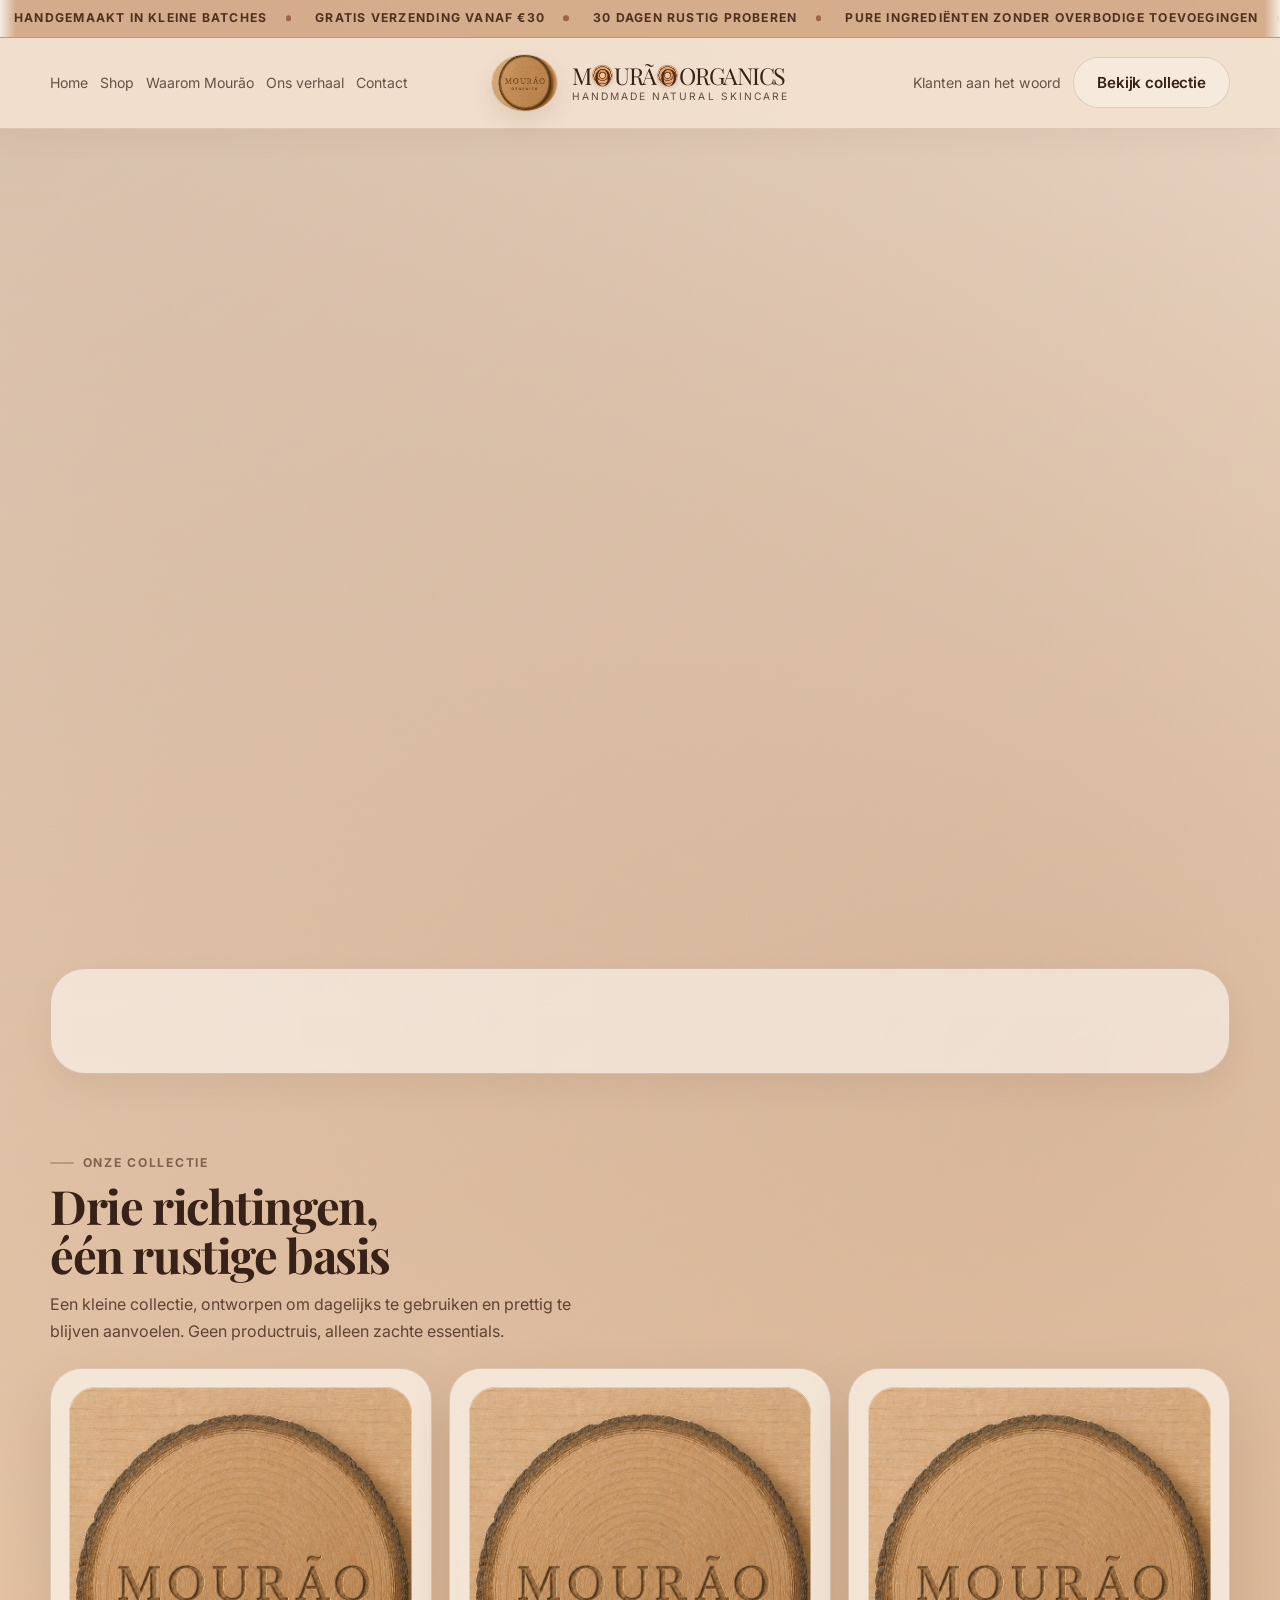
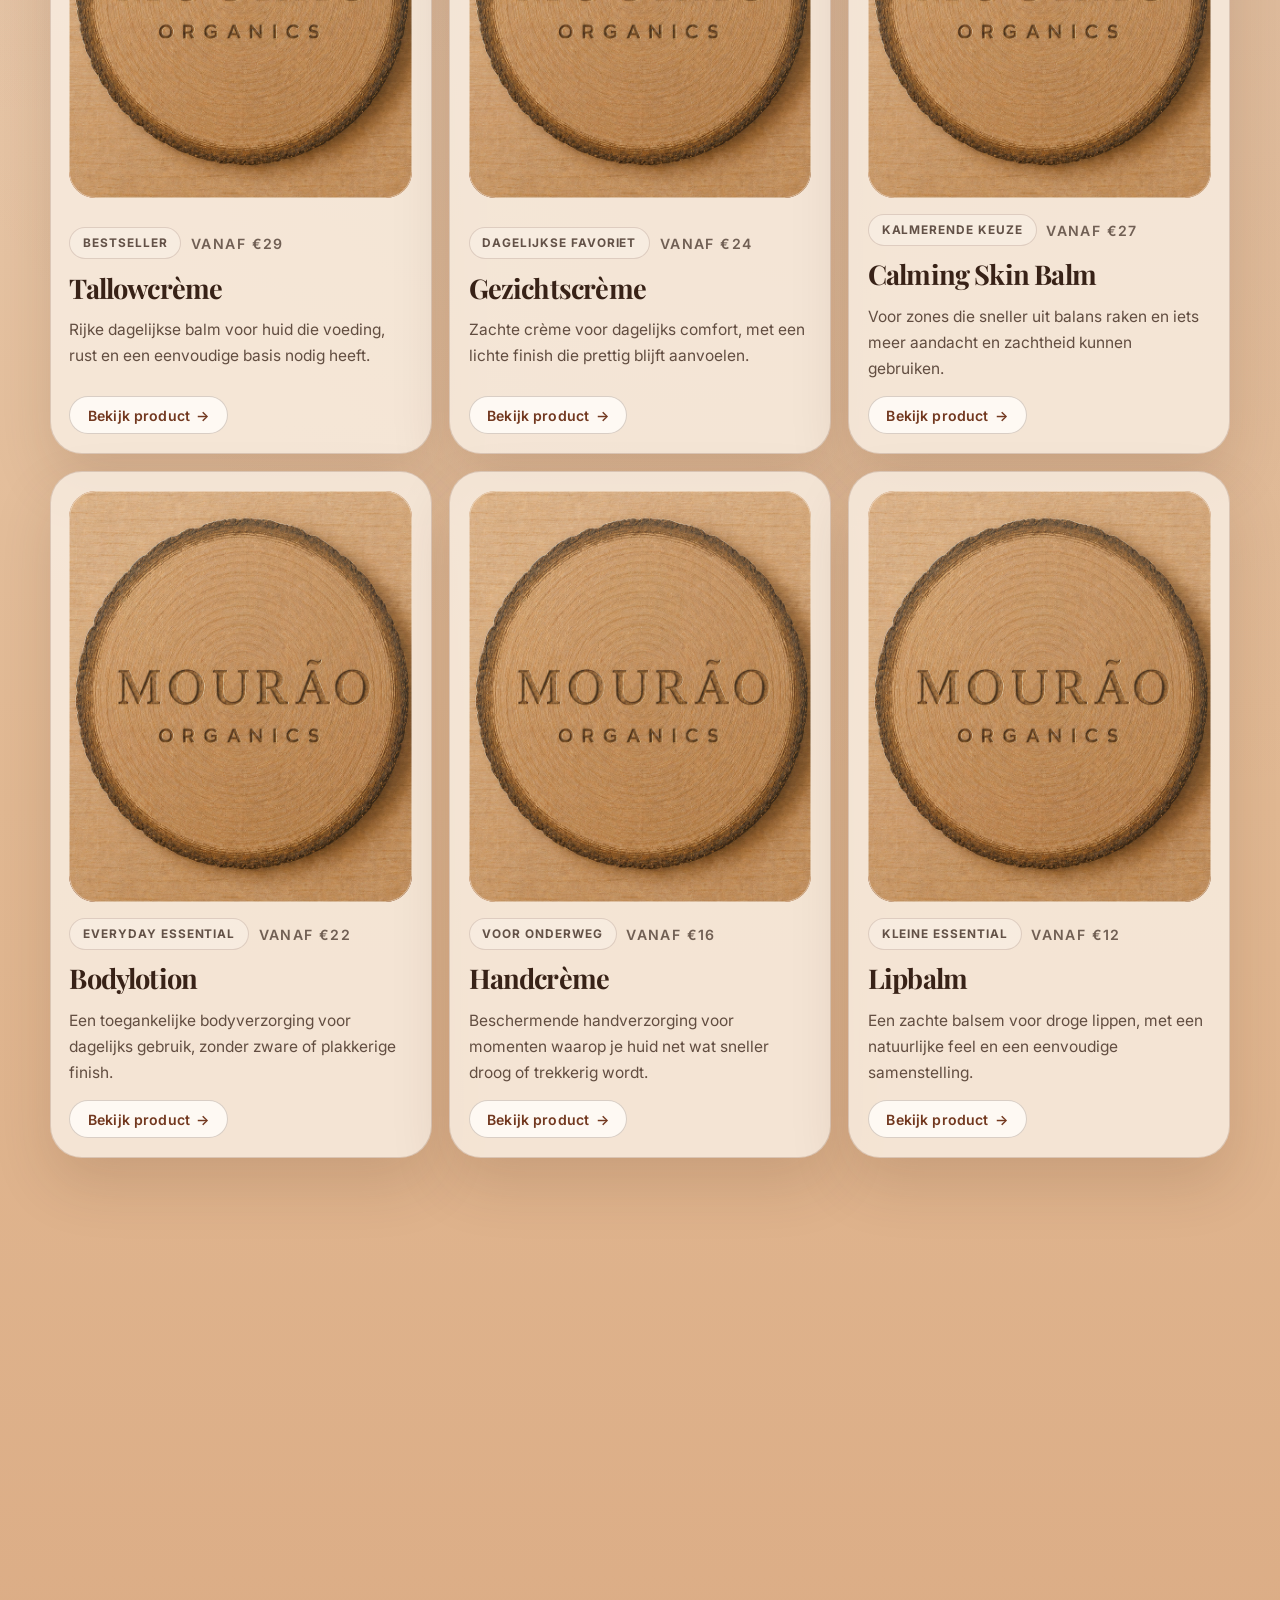
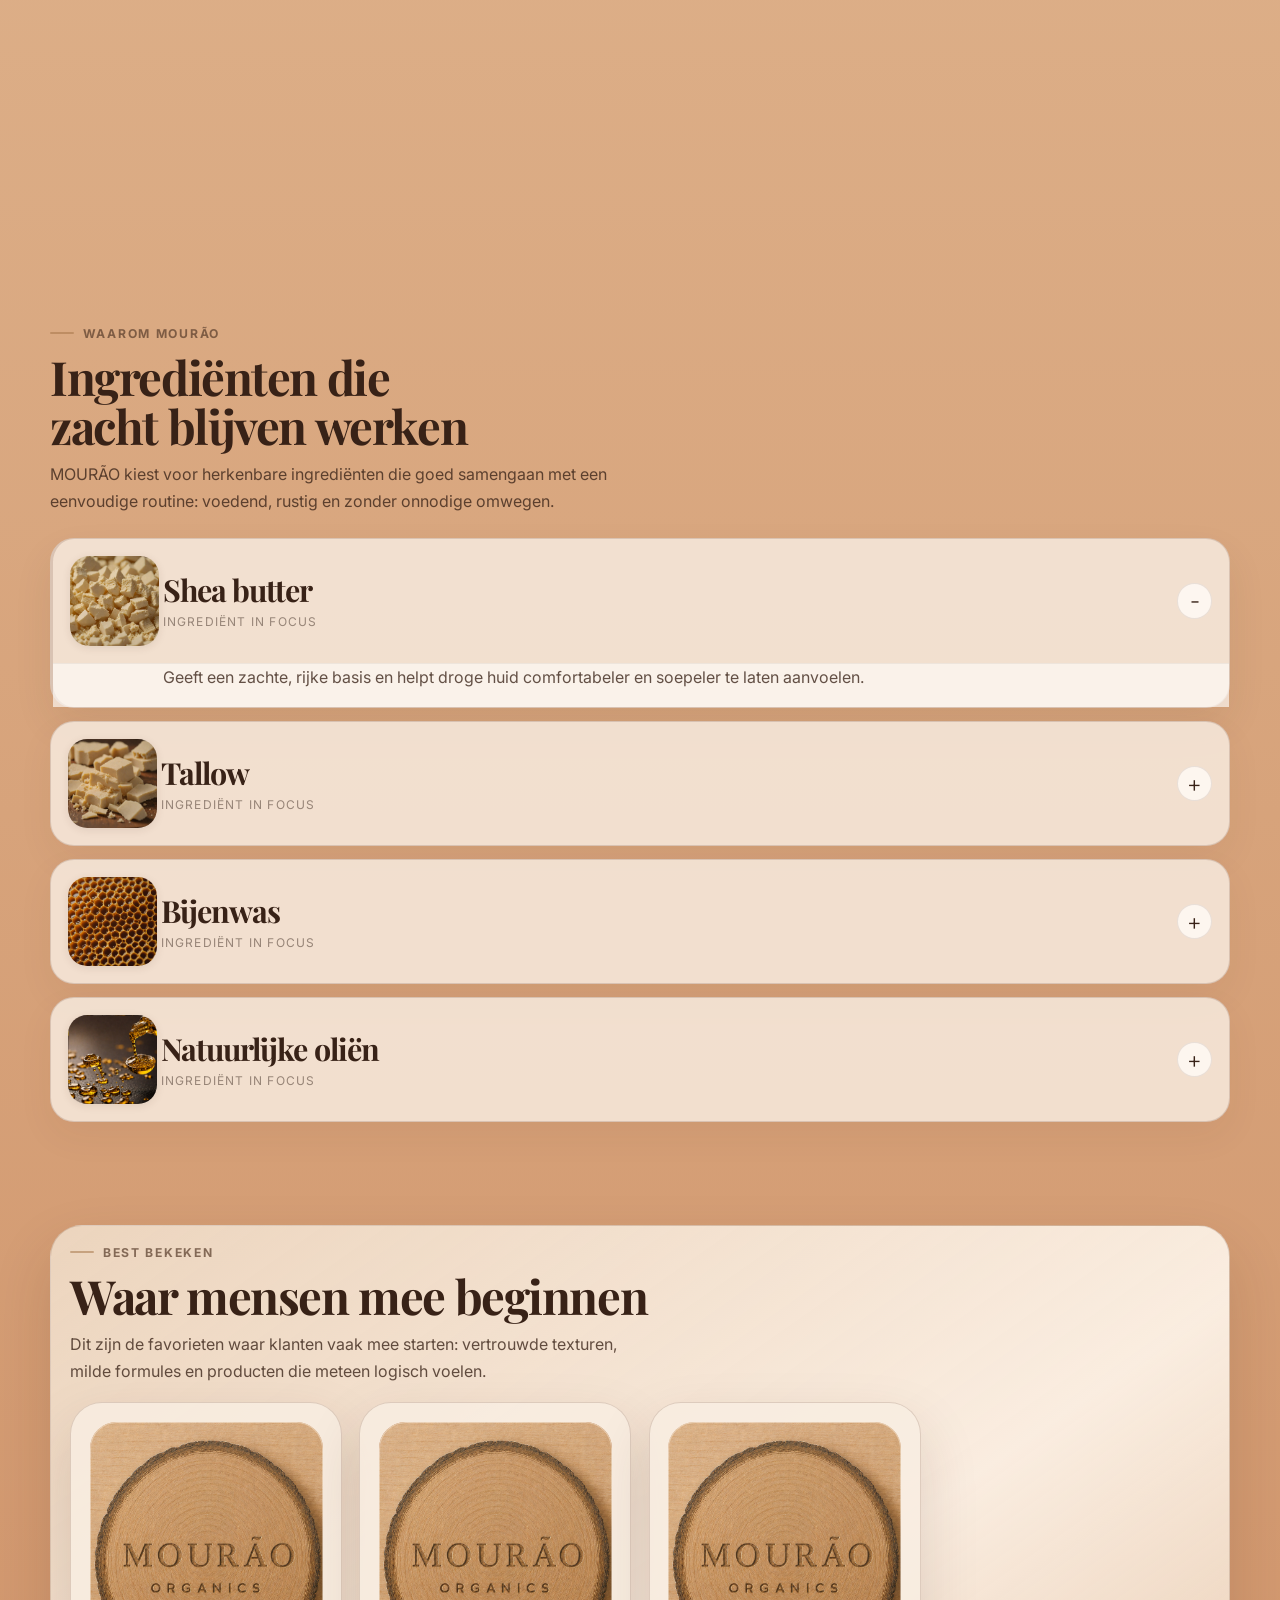
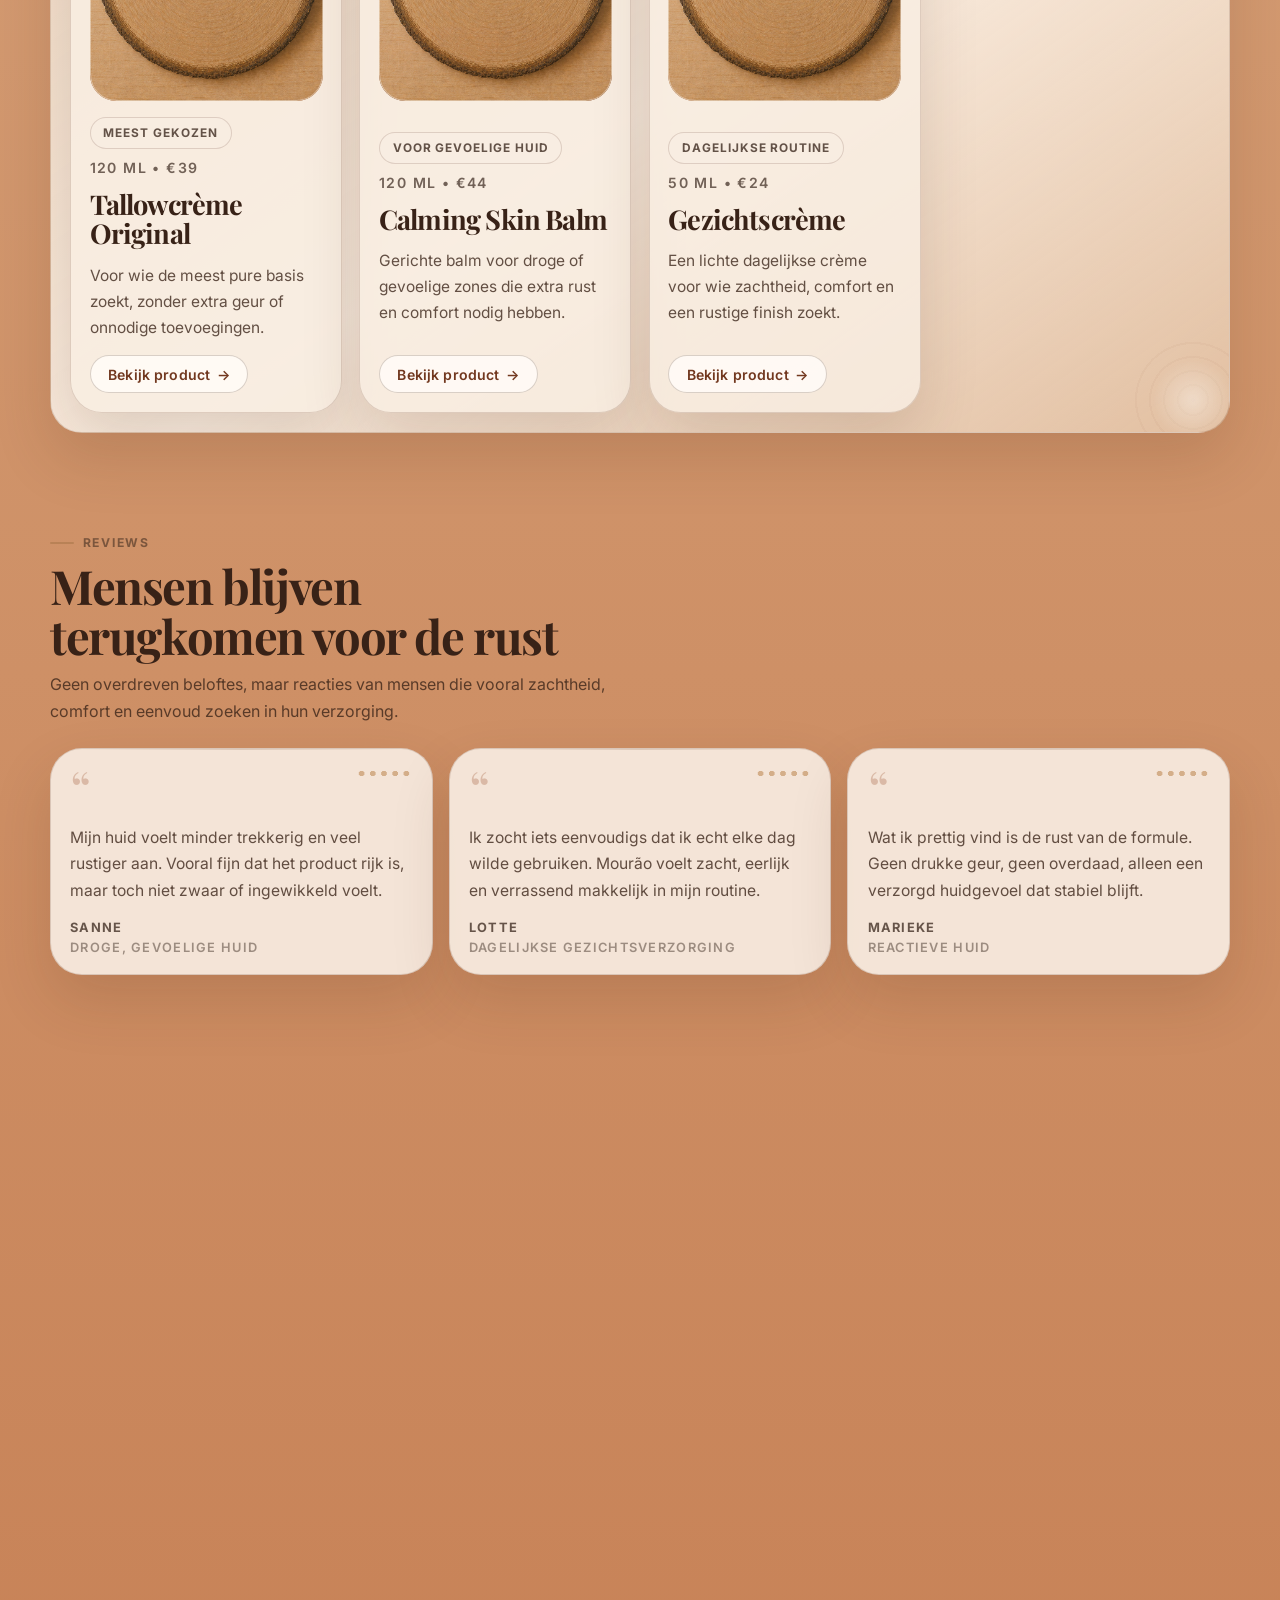
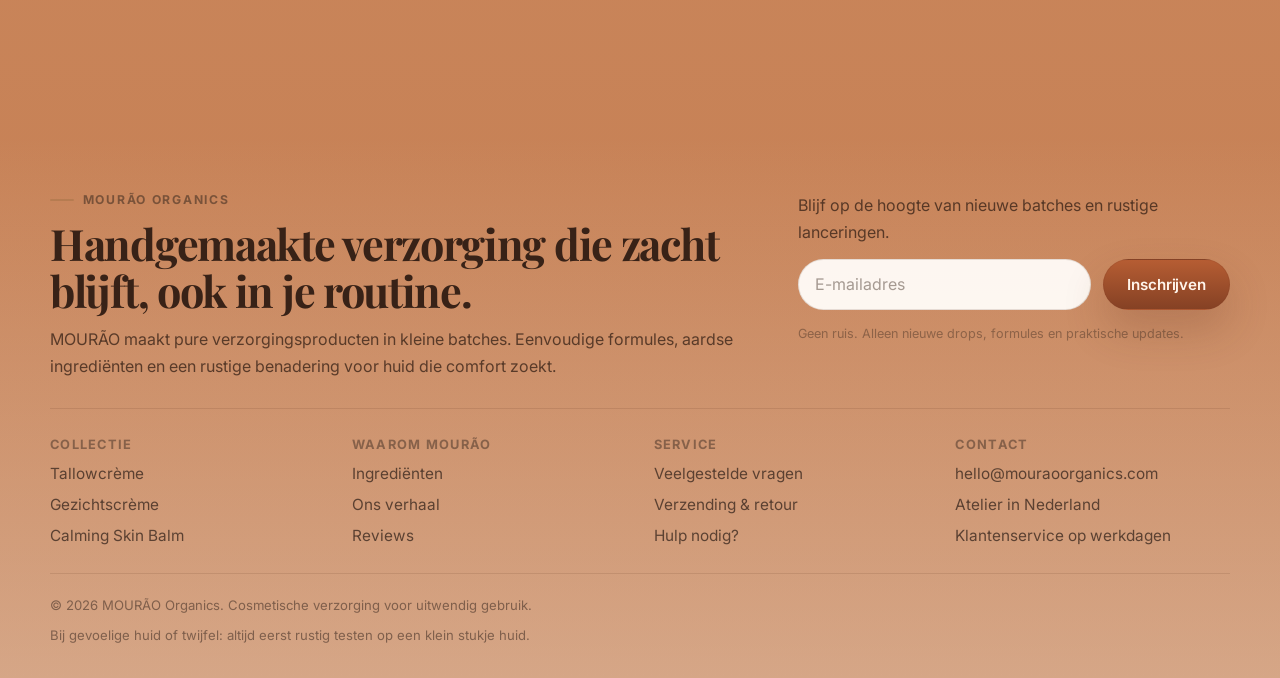
<file: draft-clay.html>
<!doctype html>
<html lang="nl">
  <head>
    <meta charset="utf-8">
    <meta name="viewport" content="width=device-width,initial-scale=1">
    <meta name="theme-color" content="#D8B08B">
    <title>MOURÃO Organics | Clay Draft</title>
    <link rel="preconnect" href="https://fonts.googleapis.com">
    <link rel="preconnect" href="https://fonts.gstatic.com" crossorigin>
    <link href="https://fonts.googleapis.com/css2?family=Inter:wght@400;500;600;700&family=Playfair+Display:wght@500;600;700&display=swap" rel="stylesheet">
    <link rel="preload" as="image" href="assets/mourao-logo.jpg">
    <link rel="stylesheet" href="assets/mourao-home.css">
    <link rel="stylesheet" href="assets/mourao-clay-draft.css">
  </head>
  <body class="mourao-theme mourao-clay-draft">
    <a class="visually-hidden" href="#MainContent">Ga naar de inhoud</a>

    <div class="mourao-announcement" aria-label="Winkelmeldingen">
      <div class="mourao-announcement__track">
        <div class="mourao-announcement__group">
          <span>Handgemaakt in kleine batches</span>
          <span>Gratis verzending vanaf €30</span>
          <span>30 dagen rustig proberen</span>
          <span>Pure ingrediënten zonder overbodige toevoegingen</span>
        </div>
        <div class="mourao-announcement__group" aria-hidden="true">
          <span>Handgemaakt in kleine batches</span>
          <span>Gratis verzending vanaf €30</span>
          <span>30 dagen rustig proberen</span>
          <span>Pure ingrediënten zonder overbodige toevoegingen</span>
        </div>
      </div>
    </div>

    <div class="mourao-site-shell">
      <header class="mourao-site-header">
        <div class="page-width mourao-site-header__inner">
          <nav class="mourao-header-nav" aria-label="Hoofdmenu">
            <a class="mourao-header-nav__link" href="index.html">Home</a>
            <a class="mourao-header-nav__link" href="#producten">Shop</a>
            <a class="mourao-header-nav__link" href="#waarom">Waarom Mourão</a>
            <a class="mourao-header-nav__link" href="#verhaal">Ons verhaal</a>
            <a class="mourao-header-nav__link" href="#contact">Contact</a>
          </nav>

          <a href="index.html" class="mourao-wordmark" aria-label="MOURÃO Organics">
            <img
              class="mourao-wordmark__image"
              src="assets/mourao-logo.jpg"
              alt="MOURÃO Organics"
              width="900"
              height="900"
              loading="eager"
              fetchpriority="high"
            >
            <span class="mourao-wordmark__text-wrap">
              <span class="mourao-wordmark__text mourao-wordmark__text--ringed" aria-label="MOURÃO Organics">
                <span class="visually-hidden">MOURÃO Organics</span>
                <span aria-hidden="true">M</span><span class="mourao-ring-o" aria-hidden="true">O</span><span aria-hidden="true">URÃ</span><span class="mourao-ring-o" aria-hidden="true">O</span><span aria-hidden="true"> Organics</span>
              </span>
              <span class="mourao-wordmark__sub">Handmade natural skincare</span>
            </span>
          </a>

          <div class="mourao-header-meta">
            <a class="mourao-header-link" href="#reviews">Klanten aan het woord</a>
            <a class="mourao-button mourao-button--ghost" href="#producten">Bekijk collectie</a>
          </div>
        </div>
      </header>

      <main id="MainContent" role="main">
        <section class="mourao-section mourao-section--spacious mourao-hero">
          <div class="page-width">
            <div class="mourao-hero__layout">
              <div class="mourao-hero__content mourao-reveal" style="--animation-order: 1;">
                <p class="mourao-eyebrow">MOURÃO Organics</p>
                <h1 class="mourao-heading">Eerlijke verzorging voor een huid die rust zoekt</h1>
                <p class="mourao-hero__text">Handgemaakte skincare met pure ingrediënten, zachte texturen en een aardse, toegankelijke benadering van dagelijkse verzorging.</p>

                <div class="mourao-hero__actions">
                  <a class="mourao-button" href="#producten">Bekijk collectie</a>
                  <a class="mourao-inline-link" href="#verhaal">Lees ons verhaal</a>
                </div>

                <div class="mourao-chip-row">
                  <span class="mourao-chip">Handgemaakt in Nederland</span>
                  <span class="mourao-chip">Gratis verzending vanaf €30</span>
                  <span class="mourao-chip">30 dagen rustig proberen</span>
                </div>
              </div>

              <div class="mourao-hero__visual mourao-reveal" style="--animation-order: 2;" aria-hidden="true">
                <div class="mourao-hero__frame">
                  <div class="mourao-hero__product-visual">
                    <div class="mourao-hero__product-glow"></div>
                    <img
                      class="mourao-hero__logo"
                      src="assets/mourao-logo.jpg"
                      alt="MOURÃO Organics logo"
                      width="900"
                      height="900"
                      loading="eager"
                      fetchpriority="high"
                    >
                  </div>

                  <div class="mourao-hero__note">
                    <p class="mourao-eyebrow">Home made</p>
                    <p class="mourao-hero__note-title">Pure verzorging die je dagelijks wilt blijven gebruiken.</p>
                    <ul class="mourao-bullet-list">
                      <li>Gemaakt in kleine batches met natuurlijke ingrediënten</li>
                      <li>Zachte formules voor droge, gevoelige of snel reagerende huid</li>
                      <li>Geen overdaad, maar producten die rustig en betrouwbaar voelen</li>
                    </ul>
                  </div>
                </div>
              </div>
            </div>
          </div>
        </section>

        <section class="mourao-section">
          <div class="page-width">
            <div class="mourao-trust-bar">
              <div class="mourao-trust-bar__item mourao-reveal" style="--animation-order: 1;">Kleine batches met aandacht</div>
              <div class="mourao-trust-bar__item mourao-reveal" style="--animation-order: 2;">Gratis verzending vanaf €30</div>
              <div class="mourao-trust-bar__item mourao-reveal" style="--animation-order: 3;">Support door echte mensen</div>
              <div class="mourao-trust-bar__item mourao-reveal" style="--animation-order: 4;">Rustige formules zonder overdaad</div>
            </div>
          </div>
        </section>

        <section id="producten" class="mourao-section mourao-section--spacious mourao-products-section">
          <div class="page-width">
            <div class="mourao-section-header">
              <p class="mourao-eyebrow">Onze collectie</p>
              <h2 class="mourao-section-title">Drie richtingen, één rustige basis</h2>
              <p class="mourao-section-copy">Een kleine collectie, ontworpen om dagelijks te gebruiken en prettig te blijven aanvoelen. Geen productruis, alleen zachte essentials.</p>
            </div>

            <div class="mourao-product-list">
              <article class="mourao-product-card mourao-reveal" style="--animation-order: 1;">
                <div class="mourao-product-card__media mourao-product-card__media--1" aria-hidden="true"><div class="mourao-product-card__jar"></div></div>
                <div class="mourao-product-card__body">
                  <div class="mourao-product-card__badges">
                    <span class="mourao-pill">Bestseller</span>
                    <span class="mourao-product-card__meta">Vanaf €29</span>
                  </div>
                  <h3 class="mourao-product-card__title">Tallowcrème</h3>
                  <p class="mourao-product-card__text">Rijke dagelijkse balm voor huid die voeding, rust en een eenvoudige basis nodig heeft.</p>
                  <a class="mourao-inline-link" href="product.html">Bekijk product</a>
                </div>
              </article>

              <article class="mourao-product-card mourao-reveal" style="--animation-order: 2;">
                <div class="mourao-product-card__media mourao-product-card__media--2" aria-hidden="true"><div class="mourao-product-card__jar"></div></div>
                <div class="mourao-product-card__body">
                  <div class="mourao-product-card__badges">
                    <span class="mourao-pill">Dagelijkse favoriet</span>
                    <span class="mourao-product-card__meta">Vanaf €24</span>
                  </div>
                  <h3 class="mourao-product-card__title">Gezichtscrème</h3>
                  <p class="mourao-product-card__text">Zachte crème voor dagelijks comfort, met een lichte finish die prettig blijft aanvoelen.</p>
                  <a class="mourao-inline-link" href="gezichtscreme.html">Bekijk product</a>
                </div>
              </article>

              <article class="mourao-product-card mourao-reveal" style="--animation-order: 3;">
                <div class="mourao-product-card__media mourao-product-card__media--3" aria-hidden="true"><div class="mourao-product-card__jar"></div></div>
                <div class="mourao-product-card__body">
                  <div class="mourao-product-card__badges">
                    <span class="mourao-pill">Kalmerende keuze</span>
                    <span class="mourao-product-card__meta">Vanaf €27</span>
                  </div>
                  <h3 class="mourao-product-card__title">Calming Skin Balm</h3>
                  <p class="mourao-product-card__text">Voor zones die sneller uit balans raken en iets meer aandacht en zachtheid kunnen gebruiken.</p>
                  <a class="mourao-inline-link" href="calming-skin-balm.html">Bekijk product</a>
                </div>
              </article>

              <article class="mourao-product-card mourao-reveal" style="--animation-order: 4;">
                <div class="mourao-product-card__media mourao-product-card__media--4" aria-hidden="true"><div class="mourao-product-card__jar"></div></div>
                <div class="mourao-product-card__body">
                  <div class="mourao-product-card__badges">
                    <span class="mourao-pill">Everyday essential</span>
                    <span class="mourao-product-card__meta">Vanaf €22</span>
                  </div>
                  <h3 class="mourao-product-card__title">Bodylotion</h3>
                  <p class="mourao-product-card__text">Een toegankelijke bodyverzorging voor dagelijks gebruik, zonder zware of plakkerige finish.</p>
                  <a class="mourao-inline-link" href="bodylotion.html">Bekijk product</a>
                </div>
              </article>

              <article class="mourao-product-card mourao-reveal" style="--animation-order: 5;">
                <div class="mourao-product-card__media mourao-product-card__media--1" aria-hidden="true"><div class="mourao-product-card__jar"></div></div>
                <div class="mourao-product-card__body">
                  <div class="mourao-product-card__badges">
                    <span class="mourao-pill">Voor onderweg</span>
                    <span class="mourao-product-card__meta">Vanaf €16</span>
                  </div>
                  <h3 class="mourao-product-card__title">Handcrème</h3>
                  <p class="mourao-product-card__text">Beschermende handverzorging voor momenten waarop je huid net wat sneller droog of trekkerig wordt.</p>
                  <a class="mourao-inline-link" href="handcreme.html">Bekijk product</a>
                </div>
              </article>

              <article class="mourao-product-card mourao-reveal" style="--animation-order: 6;">
                <div class="mourao-product-card__media mourao-product-card__media--2" aria-hidden="true"><div class="mourao-product-card__jar"></div></div>
                <div class="mourao-product-card__body">
                  <div class="mourao-product-card__badges">
                    <span class="mourao-pill">Kleine essential</span>
                    <span class="mourao-product-card__meta">Vanaf €12</span>
                  </div>
                  <h3 class="mourao-product-card__title">Lipbalm</h3>
                  <p class="mourao-product-card__text">Een zachte balsem voor droge lippen, met een natuurlijke feel en een eenvoudige samenstelling.</p>
                  <a class="mourao-inline-link" href="lipbalm.html">Bekijk product</a>
                </div>
              </article>
            </div>
          </div>
        </section>

        <section id="verhaal" class="mourao-section mourao-section--spacious mourao-story-section">
          <div class="page-width">
            <div class="mourao-story">
              <div class="mourao-section-header mourao-reveal" style="--animation-order: 1;">
                <p class="mourao-eyebrow">Ons verhaal</p>
                <h2 class="mourao-section-title">Home made, rustig opgebouwd</h2>
                <p class="mourao-text">MOURÃO Organics maakt verzorgingsproducten vanuit een simpele gedachte: je huid hoeft niet overspoeld te worden om goed verzorgd te voelen. Daarom kiezen we voor kleine batches, herkenbare ingrediënten en formules die zacht blijven in gebruik.</p>
              </div>

              <div class="mourao-story-card mourao-reveal" style="--animation-order: 2;">
                <p class="mourao-story-card__lead">Niet in massa gemaakt. Gewoon met de hand, stap voor stap.</p>
                <h3 class="mourao-story-card__title">Van keukenritme naar dagelijkse routine</h3>
                <p class="mourao-story-card__text">MOURÃO begon vanuit de behoefte aan verzorging die kalm aanvoelt: zuivere ingrediënten, zachte texturen en geen overbodige claims. Wat goed werkte voor thuisgebruik, groeide uit tot een kleine collectie voor mensen die dezelfde rust zoeken.</p>
                <div class="mourao-story-card__list">
                  <span>Kleine batches</span>
                  <span>Functionele ingrediënten</span>
                  <span>Zachte dagelijkse verzorging</span>
                </div>
                <p class="mourao-story-card__footnote">Elke batch begint klein, zodat textuur, geur en gevoel dichtbij blijven. Dat merk je in hoe makkelijk de producten in je routine passen.</p>
              </div>
            </div>
          </div>
        </section>

        <section id="waarom" class="mourao-section mourao-section--spacious mourao-ingredient-section">
          <div class="page-width">
            <div class="mourao-section-header">
              <p class="mourao-eyebrow">Waarom Mourão</p>
              <h2 class="mourao-section-title">Ingrediënten die zacht blijven werken</h2>
              <p class="mourao-section-copy">MOURÃO kiest voor herkenbare ingrediënten die goed samengaan met een eenvoudige routine: voedend, rustig en zonder onnodige omwegen.</p>
            </div>

            <div class="mourao-ingredient-list">
              <details class="mourao-ingredient-row mourao-reveal" style="--animation-order: 1;" open>
                <summary class="mourao-ingredient-row__summary">
                  <div class="mourao-ingredient-row__media mourao-ingredient-row__media--1" aria-hidden="true"></div>
                  <div class="mourao-ingredient-row__heading">
                    <h3 class="mourao-ingredient-row__title">Shea butter</h3>
                    <p class="mourao-ingredient-row__kicker">Ingrediënt in focus</p>
                  </div>
                  <span class="mourao-ingredient-row__toggle" aria-hidden="true"></span>
                </summary>
                <div class="mourao-ingredient-row__content">
                  <p class="mourao-ingredient-row__text">Geeft een zachte, rijke basis en helpt droge huid comfortabeler en soepeler te laten aanvoelen.</p>
                </div>
              </details>

              <details class="mourao-ingredient-row mourao-reveal" style="--animation-order: 2;">
                <summary class="mourao-ingredient-row__summary">
                  <div class="mourao-ingredient-row__media mourao-ingredient-row__media--2" aria-hidden="true"></div>
                  <div class="mourao-ingredient-row__heading">
                    <h3 class="mourao-ingredient-row__title">Tallow</h3>
                    <p class="mourao-ingredient-row__kicker">Ingrediënt in focus</p>
                  </div>
                  <span class="mourao-ingredient-row__toggle" aria-hidden="true"></span>
                </summary>
                <div class="mourao-ingredient-row__content">
                  <p class="mourao-ingredient-row__text">Brengt een volle, voedende textuur die prettig voelt op huid die snel trekkerig of droog wordt.</p>
                </div>
              </details>

              <details class="mourao-ingredient-row mourao-reveal" style="--animation-order: 3;">
                <summary class="mourao-ingredient-row__summary">
                  <div class="mourao-ingredient-row__media mourao-ingredient-row__media--3" aria-hidden="true"></div>
                  <div class="mourao-ingredient-row__heading">
                    <h3 class="mourao-ingredient-row__title">Bijenwas</h3>
                    <p class="mourao-ingredient-row__kicker">Ingrediënt in focus</p>
                  </div>
                  <span class="mourao-ingredient-row__toggle" aria-hidden="true"></span>
                </summary>
                <div class="mourao-ingredient-row__content">
                  <p class="mourao-ingredient-row__text">Geeft body aan de formule en helpt de balm rustig over de huid te verdelen.</p>
                </div>
              </details>

              <details class="mourao-ingredient-row mourao-reveal" style="--animation-order: 4;">
                <summary class="mourao-ingredient-row__summary">
                  <div class="mourao-ingredient-row__media mourao-ingredient-row__media--4" aria-hidden="true"></div>
                  <div class="mourao-ingredient-row__heading">
                    <h3 class="mourao-ingredient-row__title">Natuurlijke oliën</h3>
                    <p class="mourao-ingredient-row__kicker">Ingrediënt in focus</p>
                  </div>
                  <span class="mourao-ingredient-row__toggle" aria-hidden="true"></span>
                </summary>
                <div class="mourao-ingredient-row__content">
                  <p class="mourao-ingredient-row__text">Ondersteunen de formule met milde voeding en een zachter huidgevoel zonder onnodige drukte.</p>
                </div>
              </details>
            </div>
          </div>
        </section>

        <section class="mourao-section mourao-section--spacious mourao-bestsellers">
          <div class="page-width">
            <div class="mourao-panel">
              <div class="mourao-section-header">
                <p class="mourao-eyebrow">Best bekeken</p>
                <h2 class="mourao-section-title">Waar mensen mee beginnen</h2>
                <p class="mourao-section-copy">Dit zijn de favorieten waar klanten vaak mee starten: vertrouwde texturen, milde formules en producten die meteen logisch voelen.</p>
              </div>

              <div class="mourao-product-list">
                <article class="mourao-product-card mourao-reveal" style="--animation-order: 1;">
                  <div class="mourao-product-card__media mourao-product-card__media--1" aria-hidden="true"><div class="mourao-product-card__jar"></div></div>
                  <div class="mourao-product-card__body">
                    <div class="mourao-product-card__badges">
                      <span class="mourao-pill">Meest gekozen</span>
                      <span class="mourao-product-card__meta">120 ml • €39</span>
                    </div>
                    <h3 class="mourao-product-card__title">Tallowcrème Original</h3>
                    <p class="mourao-product-card__text">Voor wie de meest pure basis zoekt, zonder extra geur of onnodige toevoegingen.</p>
                    <a class="mourao-inline-link" href="product.html">Bekijk product</a>
                  </div>
                </article>

                <article class="mourao-product-card mourao-reveal" style="--animation-order: 2;">
                  <div class="mourao-product-card__media mourao-product-card__media--2" aria-hidden="true"><div class="mourao-product-card__jar"></div></div>
                  <div class="mourao-product-card__body">
                    <div class="mourao-product-card__badges">
                      <span class="mourao-pill">Voor gevoelige huid</span>
                      <span class="mourao-product-card__meta">120 ml • €44</span>
                    </div>
                    <h3 class="mourao-product-card__title">Calming Skin Balm</h3>
                    <p class="mourao-product-card__text">Gerichte balm voor droge of gevoelige zones die extra rust en comfort nodig hebben.</p>
                    <a class="mourao-inline-link" href="calming-skin-balm.html">Bekijk product</a>
                  </div>
                </article>

                <article class="mourao-product-card mourao-reveal" style="--animation-order: 3;">
                  <div class="mourao-product-card__media mourao-product-card__media--3" aria-hidden="true"><div class="mourao-product-card__jar"></div></div>
                  <div class="mourao-product-card__body">
                    <div class="mourao-product-card__badges">
                      <span class="mourao-pill">Dagelijkse routine</span>
                      <span class="mourao-product-card__meta">50 ml • €24</span>
                    </div>
                    <h3 class="mourao-product-card__title">Gezichtscrème</h3>
                    <p class="mourao-product-card__text">Een lichte dagelijkse crème voor wie zachtheid, comfort en een rustige finish zoekt.</p>
                    <a class="mourao-inline-link" href="gezichtscreme.html">Bekijk product</a>
                  </div>
                </article>
              </div>
            </div>
          </div>
        </section>

        <section id="reviews" class="mourao-section mourao-section--spacious">
          <div class="page-width">
            <div class="mourao-section-header">
              <p class="mourao-eyebrow">Reviews</p>
              <h2 class="mourao-section-title">Mensen blijven terugkomen voor de rust</h2>
              <p class="mourao-section-copy">Geen overdreven beloftes, maar reacties van mensen die vooral zachtheid, comfort en eenvoud zoeken in hun verzorging.</p>
            </div>

            <div class="mourao-grid mourao-grid--reviews">
              <article class="mourao-review-card mourao-reveal" style="--animation-order: 1;">
                <div class="mourao-review-card__quote" aria-hidden="true">“</div>
                <p class="mourao-review-card__text">Mijn huid voelt minder trekkerig en veel rustiger aan. Vooral fijn dat het product rijk is, maar toch niet zwaar of ingewikkeld voelt.</p>
                <div class="mourao-review-card__meta">
                  <p class="mourao-review-card__author">Sanne</p>
                  <p class="mourao-review-card__context">Droge, gevoelige huid</p>
                </div>
              </article>

              <article class="mourao-review-card mourao-reveal" style="--animation-order: 2;">
                <div class="mourao-review-card__quote" aria-hidden="true">“</div>
                <p class="mourao-review-card__text">Ik zocht iets eenvoudigs dat ik echt elke dag wilde gebruiken. Mourão voelt zacht, eerlijk en verrassend makkelijk in mijn routine.</p>
                <div class="mourao-review-card__meta">
                  <p class="mourao-review-card__author">Lotte</p>
                  <p class="mourao-review-card__context">Dagelijkse gezichtsverzorging</p>
                </div>
              </article>

              <article class="mourao-review-card mourao-reveal" style="--animation-order: 3;">
                <div class="mourao-review-card__quote" aria-hidden="true">“</div>
                <p class="mourao-review-card__text">Wat ik prettig vind is de rust van de formule. Geen drukke geur, geen overdaad, alleen een verzorgd huidgevoel dat stabiel blijft.</p>
                <div class="mourao-review-card__meta">
                  <p class="mourao-review-card__author">Marieke</p>
                  <p class="mourao-review-card__context">Reactieve huid</p>
                </div>
              </article>
            </div>
          </div>
        </section>

        <section class="mourao-section mourao-section--spacious">
          <div class="page-width">
            <div class="mourao-newsletter mourao-reveal" style="--animation-order: 1;">
              <div class="mourao-newsletter__content">
                <p class="mourao-eyebrow">Blijf dichtbij</p>
                <h2 class="mourao-section-title">Nieuwe batches, rustige lanceringen en eerlijke updates</h2>
                <p class="mourao-section-copy">Schrijf je in en ontvang als eerste nieuws over kleine productdrops, nieuwe formules en praktische tips voor eenvoudige verzorging.</p>
              </div>

              <form class="mourao-newsletter__form" action="#" method="post">
                <label class="visually-hidden" for="NewsletterEmail">E-mailadres</label>
                <input id="NewsletterEmail" class="mourao-input" type="email" name="email" placeholder="E-mailadres">
                <button class="mourao-button" type="submit">Inschrijven</button>
              </form>
            </div>
          </div>
        </section>

        <section id="shop" class="mourao-section mourao-section--spacious">
          <div class="page-width">
            <div class="mourao-cta-panel mourao-reveal" style="--animation-order: 1;">
              <div class="mourao-cta-panel__content">
                <p class="mourao-eyebrow">Klaar om rustig te starten?</p>
                <h2 class="mourao-section-title">Geef je huid een rustige basis</h2>
                <p class="mourao-section-copy">Begin met een product dat eenvoudig voelt, prettig smeert en stap voor stap een vast onderdeel van je routine kan worden.</p>
              </div>
              <a class="mourao-button" href="#producten">Bekijk collectie</a>
            </div>
          </div>
        </section>
      </main>

      <footer id="contact" class="mourao-site-footer">
        <div class="page-width">
          <div class="mourao-site-footer__top">
            <div class="mourao-site-footer__brand">
              <p class="mourao-eyebrow">MOURÃO Organics</p>
              <h2 class="mourao-site-footer__title">Handgemaakte verzorging die zacht blijft, ook in je routine.</h2>
              <p class="mourao-site-footer__text">MOURÃO maakt pure verzorgingsproducten in kleine batches. Eenvoudige formules, aardse ingrediënten en een rustige benadering voor huid die comfort zoekt.</p>
            </div>

            <form class="mourao-footer-form" action="#" method="post">
              <label class="mourao-footer-form__label" for="FooterEmail">Blijf op de hoogte van nieuwe batches en rustige lanceringen.</label>
              <div class="mourao-footer-form__row">
                <input id="FooterEmail" class="mourao-input" type="email" name="email" placeholder="E-mailadres">
                <button class="mourao-button" type="submit">Inschrijven</button>
              </div>
              <p class="mourao-site-footer__meta">Geen ruis. Alleen nieuwe drops, formules en praktische updates.</p>
            </form>
          </div>

          <div class="mourao-site-footer__grid">
            <div class="mourao-site-footer__column">
              <h3 class="mourao-site-footer__heading">Collectie</h3>
              <a href="product.html">Tallowcrème</a>
              <a href="gezichtscreme.html">Gezichtscrème</a>
              <a href="calming-skin-balm.html">Calming Skin Balm</a>
            </div>

            <div class="mourao-site-footer__column">
              <h3 class="mourao-site-footer__heading">Waarom Mourão</h3>
              <a href="#waarom">Ingrediënten</a>
              <a href="#verhaal">Ons verhaal</a>
              <a href="#reviews">Reviews</a>
            </div>

            <div class="mourao-site-footer__column">
              <h3 class="mourao-site-footer__heading">Service</h3>
              <a href="product.html#faq">Veelgestelde vragen</a>
              <a href="product.html#shop">Verzending & retour</a>
              <a href="#contact">Hulp nodig?</a>
            </div>

            <div class="mourao-site-footer__column">
              <h3 class="mourao-site-footer__heading">Contact</h3>
              <p>hello@mouraoorganics.com</p>
              <p>Atelier in Nederland</p>
              <p>Klantenservice op werkdagen</p>
            </div>
          </div>

          <div class="mourao-site-footer__bottom">
            <p>© 2026 MOURÃO Organics. Cosmetische verzorging voor uitwendig gebruik.</p>
            <p>Bij gevoelige huid of twijfel: altijd eerst rustig testen op een klein stukje huid.</p>
          </div>
        </div>
      </footer>
    </div>
  </body>
</html>
</file>
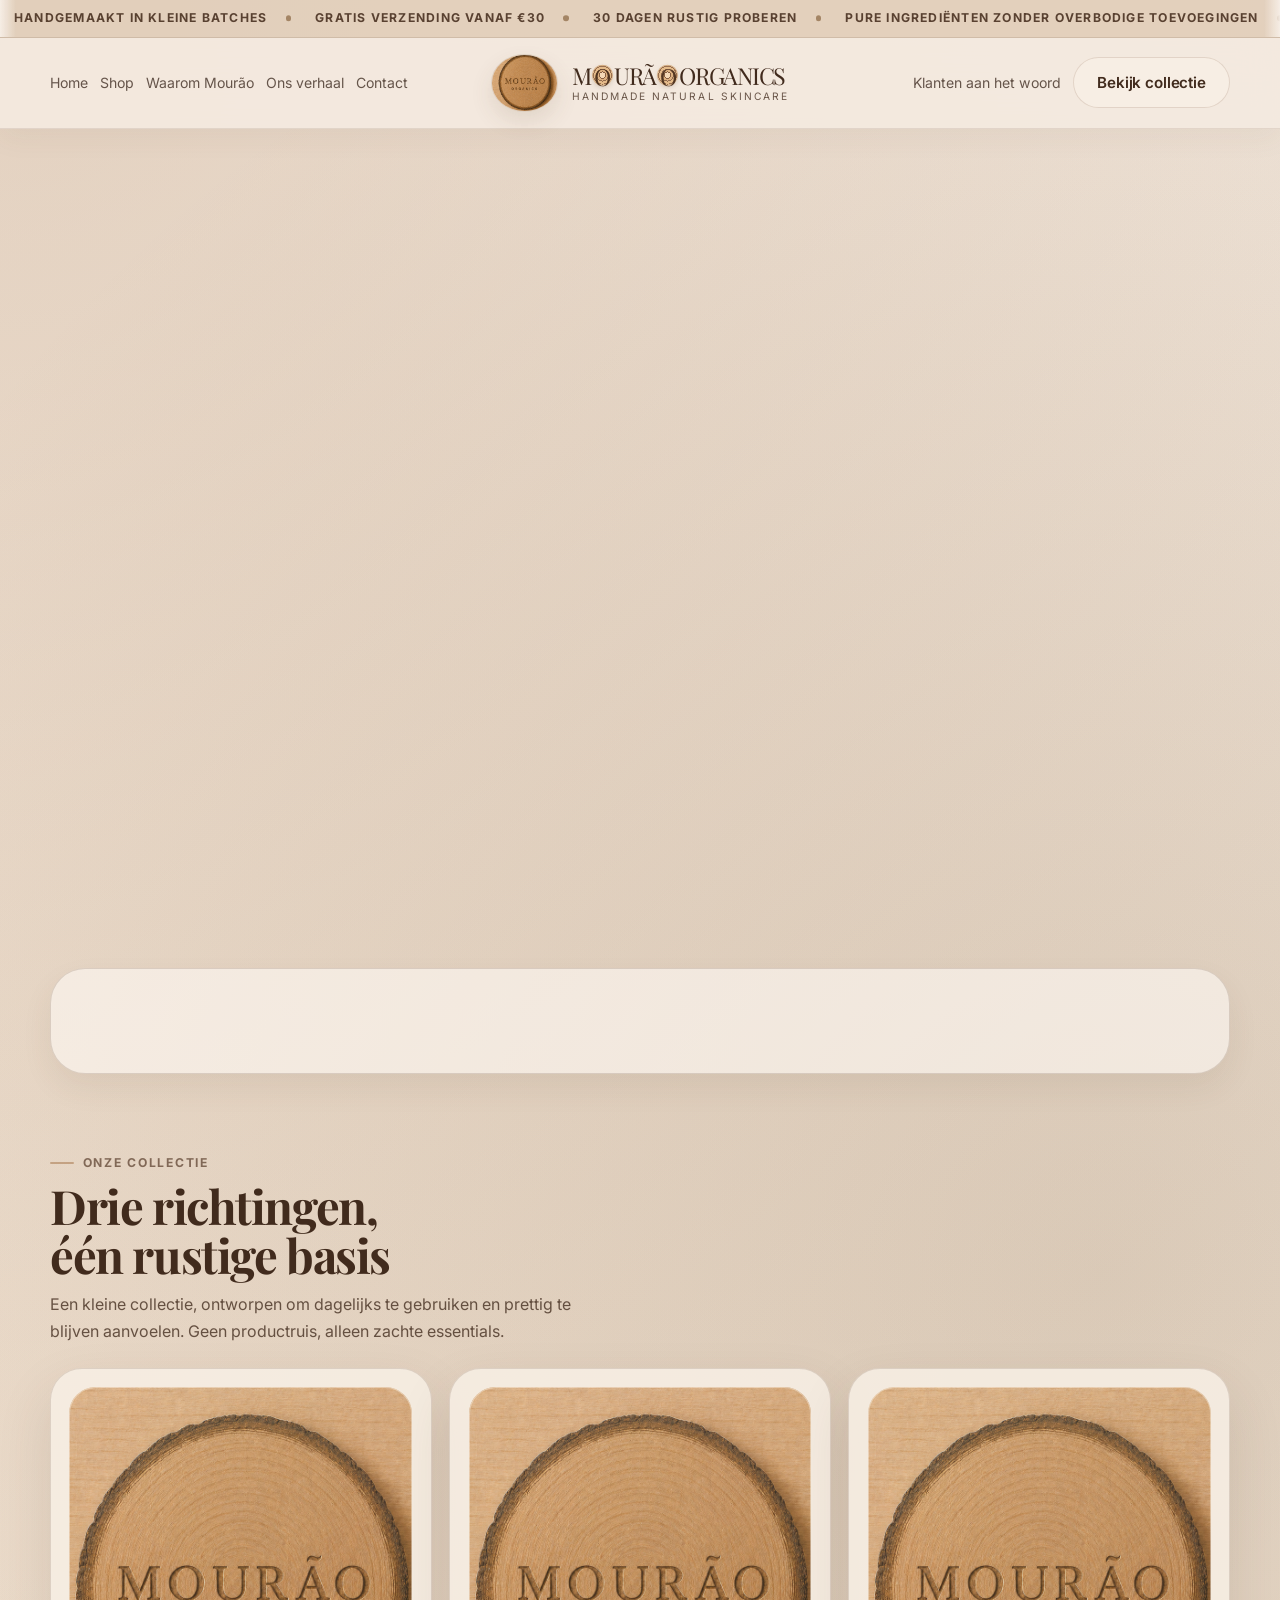
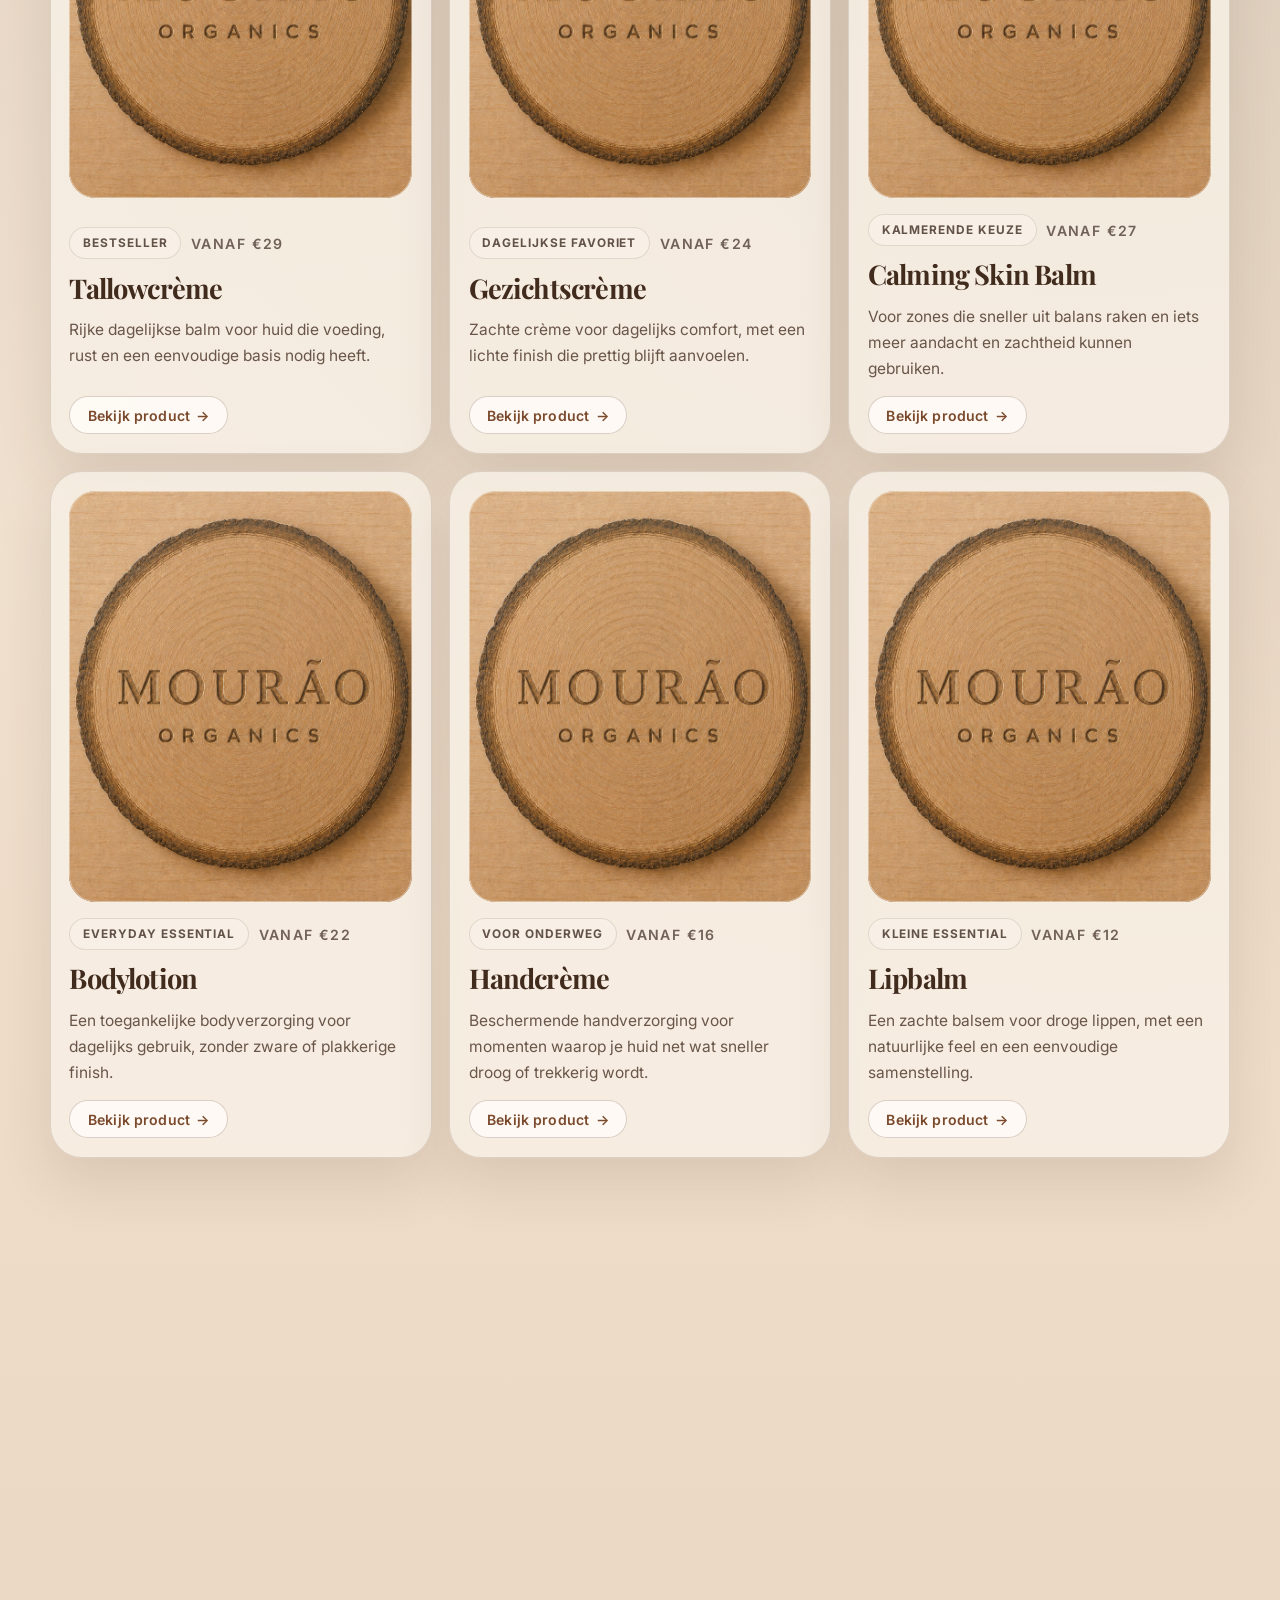
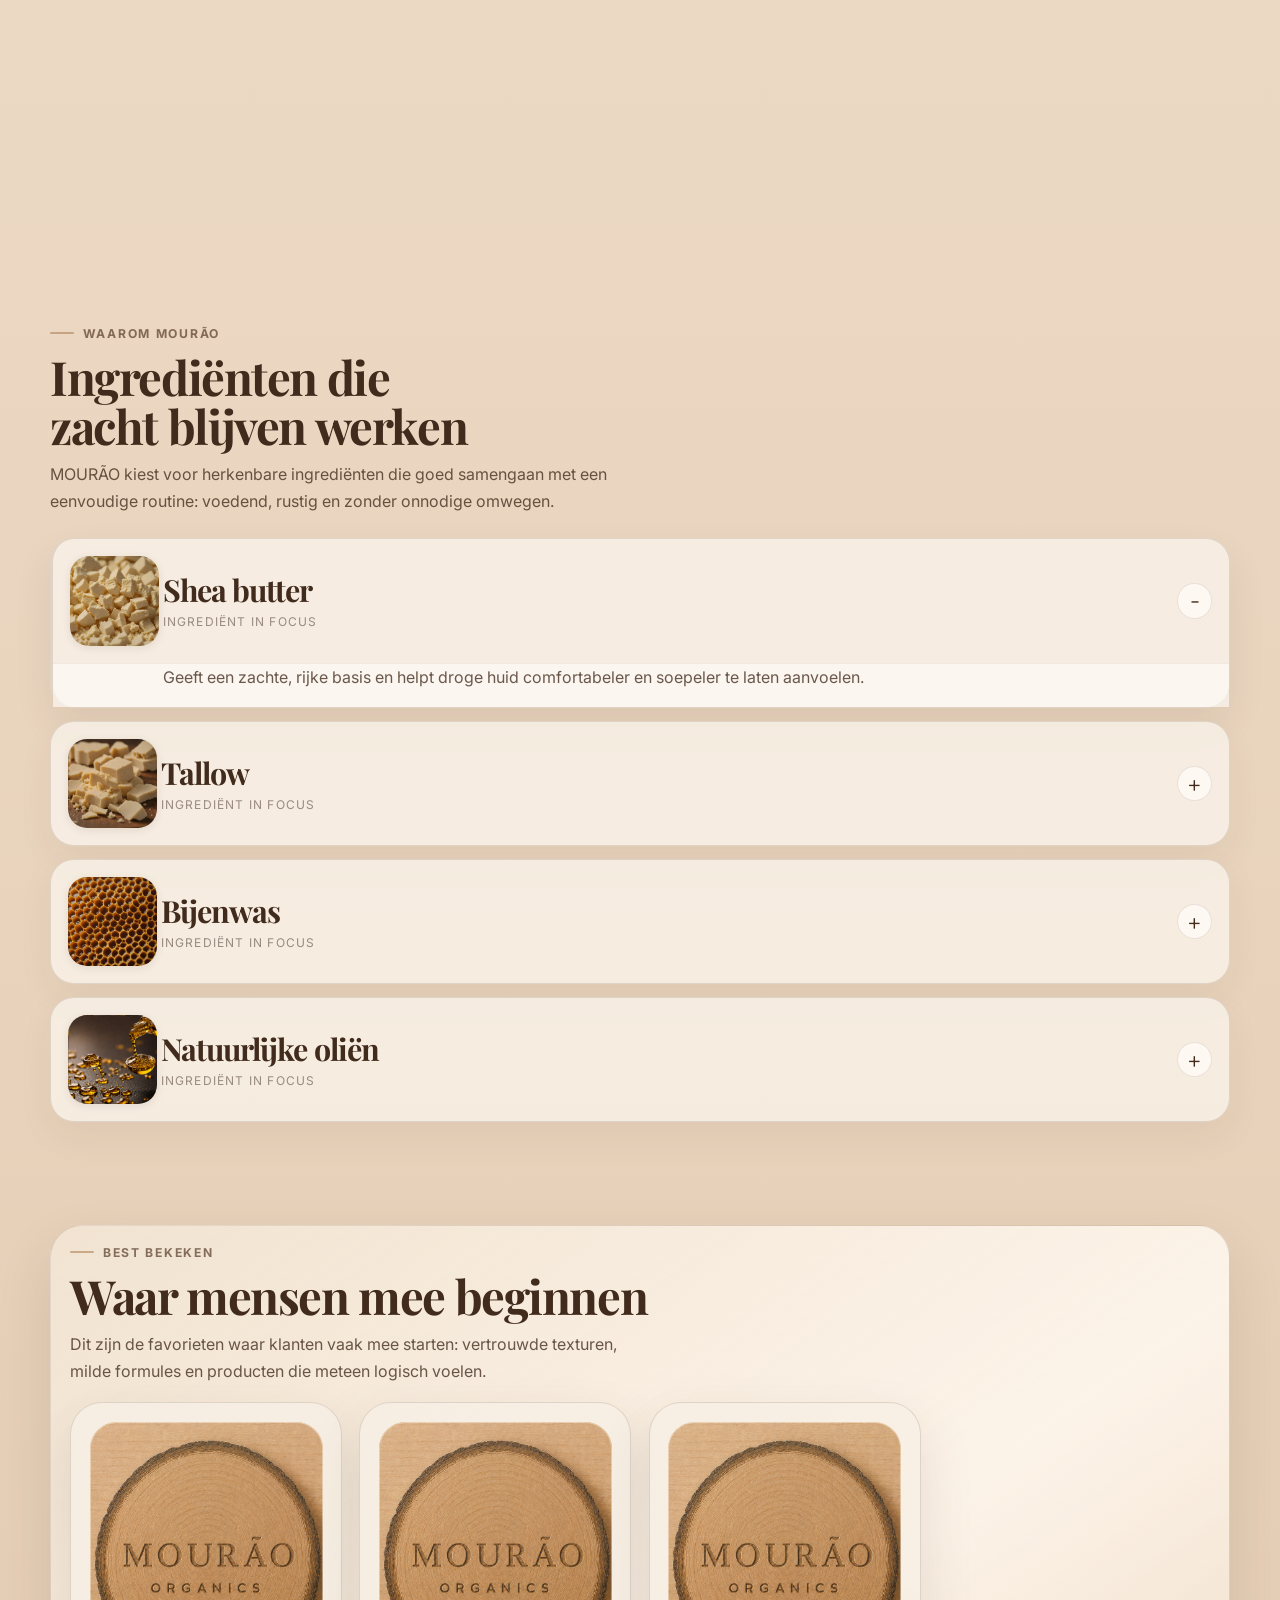
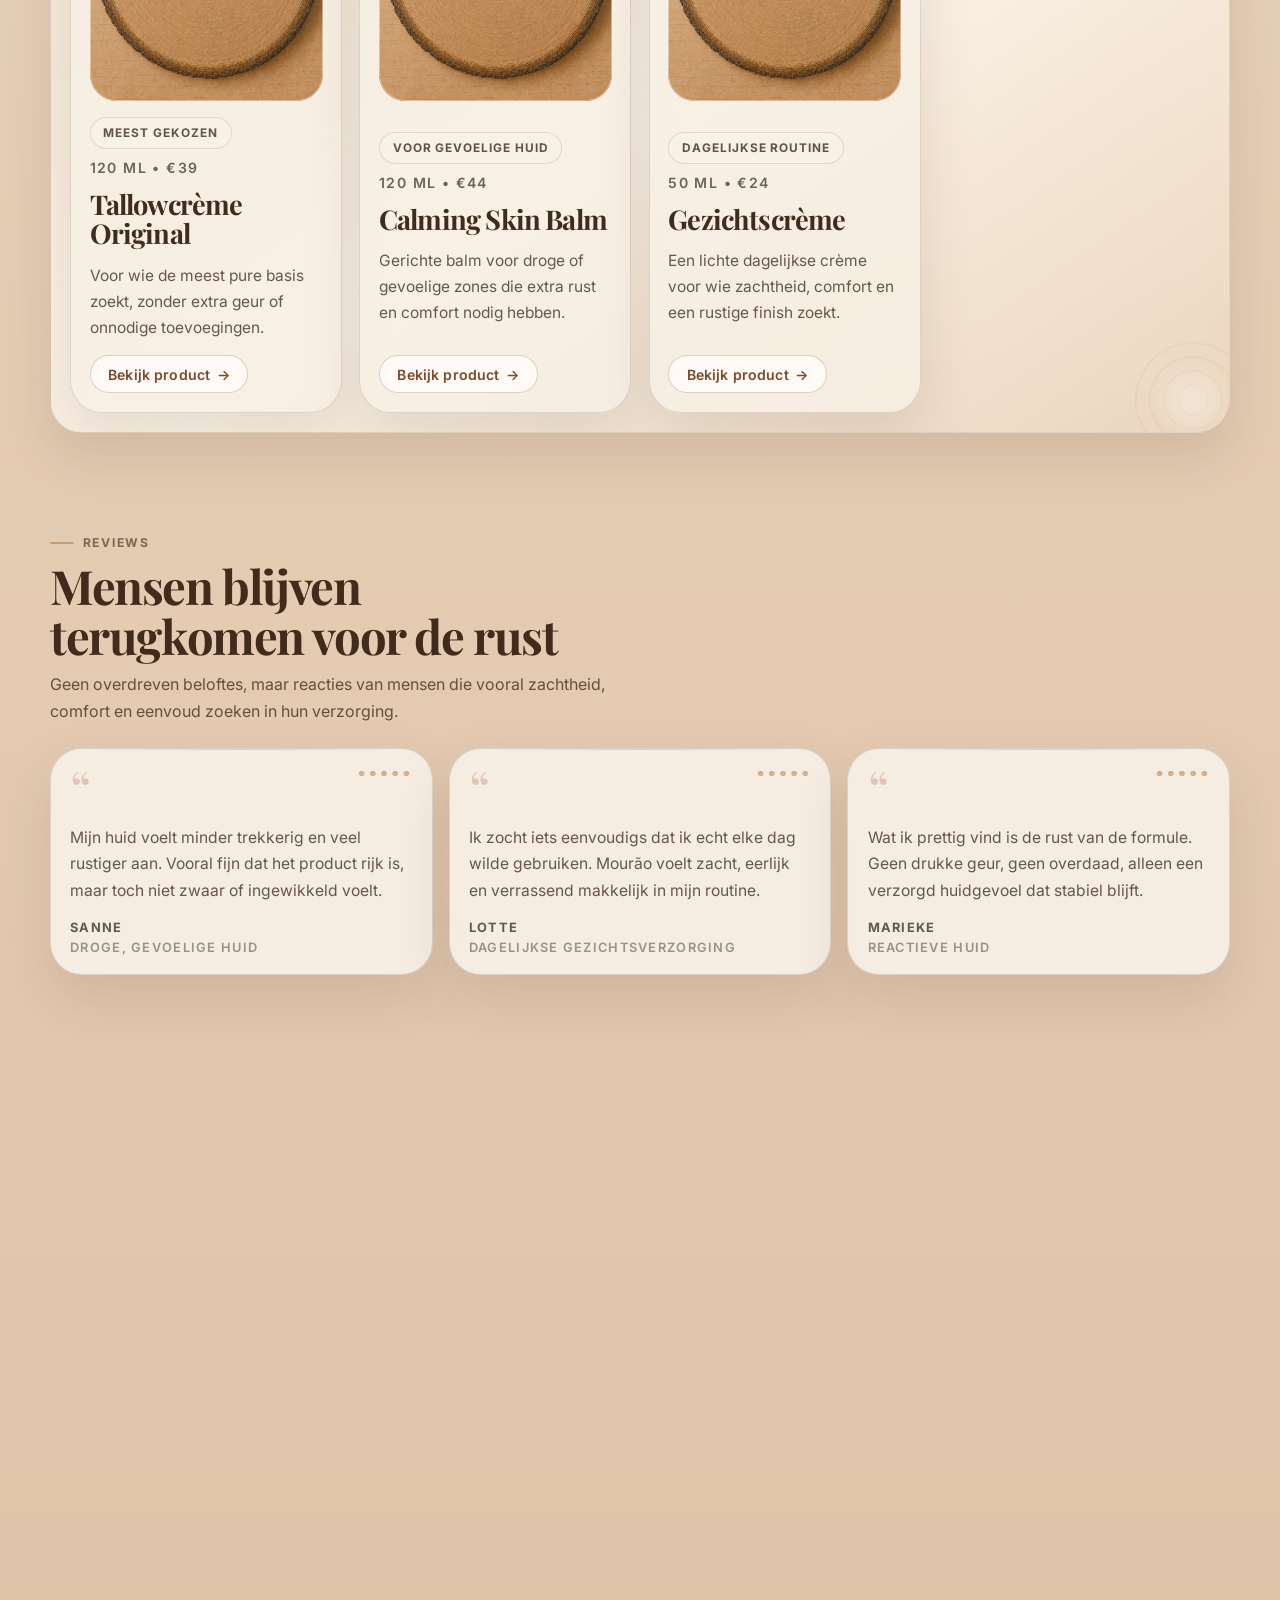
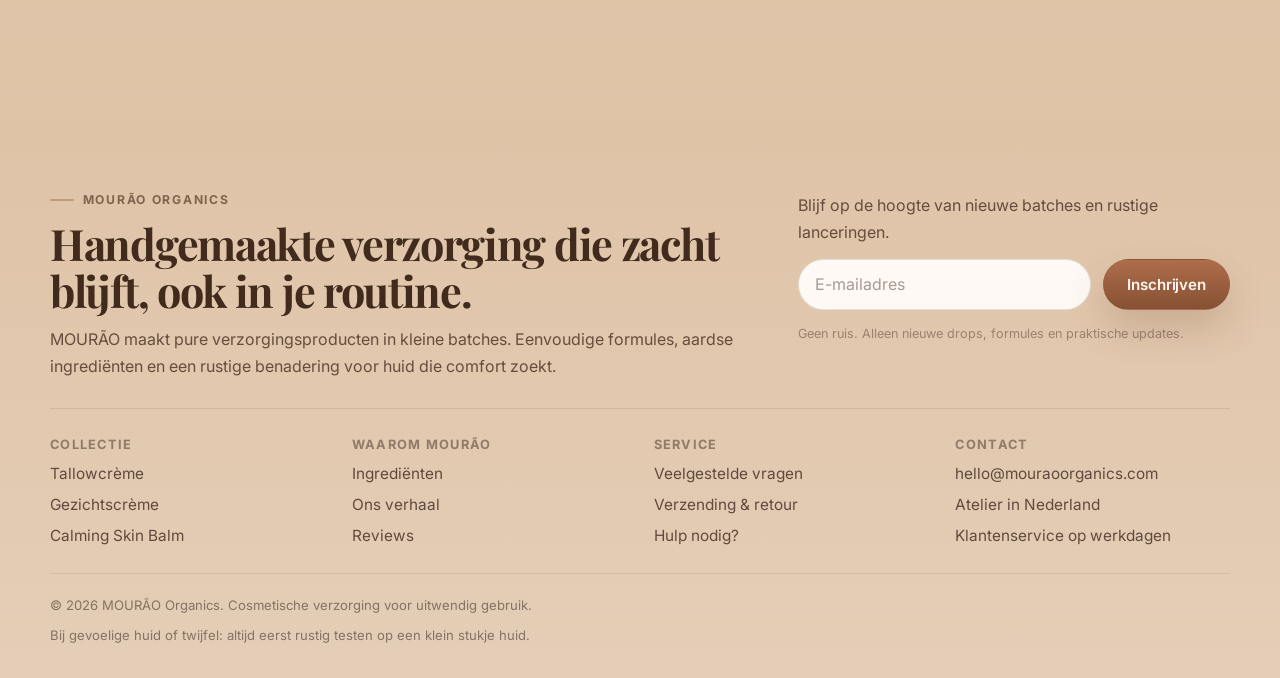
<file: draft-earthy.html>
<!doctype html>
<html lang="nl">
  <head>
    <meta charset="utf-8">
    <meta name="viewport" content="width=device-width,initial-scale=1">
    <meta name="theme-color" content="#EFE2D2">
    <title>MOURÃO Organics | Earthy Draft</title>
    <link rel="preconnect" href="https://fonts.googleapis.com">
    <link rel="preconnect" href="https://fonts.gstatic.com" crossorigin>
    <link href="https://fonts.googleapis.com/css2?family=Inter:wght@400;500;600;700&family=Playfair+Display:wght@500;600;700&display=swap" rel="stylesheet">
    <link rel="preload" as="image" href="assets/mourao-logo.jpg">
    <link rel="stylesheet" href="assets/mourao-home.css">
    <link rel="stylesheet" href="assets/mourao-earth-draft.css">
  </head>
  <body class="mourao-theme mourao-earth-draft">
    <a class="visually-hidden" href="#MainContent">Ga naar de inhoud</a>

    <div class="mourao-announcement" aria-label="Winkelmeldingen">
      <div class="mourao-announcement__track">
        <div class="mourao-announcement__group">
          <span>Handgemaakt in kleine batches</span>
          <span>Gratis verzending vanaf €30</span>
          <span>30 dagen rustig proberen</span>
          <span>Pure ingrediënten zonder overbodige toevoegingen</span>
        </div>
        <div class="mourao-announcement__group" aria-hidden="true">
          <span>Handgemaakt in kleine batches</span>
          <span>Gratis verzending vanaf €30</span>
          <span>30 dagen rustig proberen</span>
          <span>Pure ingrediënten zonder overbodige toevoegingen</span>
        </div>
      </div>
    </div>

    <div class="mourao-site-shell">
      <header class="mourao-site-header">
        <div class="page-width mourao-site-header__inner">
          <nav class="mourao-header-nav" aria-label="Hoofdmenu">
            <a class="mourao-header-nav__link" href="index.html">Home</a>
            <a class="mourao-header-nav__link" href="#producten">Shop</a>
            <a class="mourao-header-nav__link" href="#waarom">Waarom Mourão</a>
            <a class="mourao-header-nav__link" href="#verhaal">Ons verhaal</a>
            <a class="mourao-header-nav__link" href="#contact">Contact</a>
          </nav>

          <a href="index.html" class="mourao-wordmark" aria-label="MOURÃO Organics">
            <img
              class="mourao-wordmark__image"
              src="assets/mourao-logo.jpg"
              alt="MOURÃO Organics"
              width="900"
              height="900"
              loading="eager"
              fetchpriority="high"
            >
            <span class="mourao-wordmark__text-wrap">
              <span class="mourao-wordmark__text mourao-wordmark__text--ringed" aria-label="MOURÃO Organics">
                <span class="visually-hidden">MOURÃO Organics</span>
                <span aria-hidden="true">M</span><span class="mourao-ring-o" aria-hidden="true">O</span><span aria-hidden="true">URÃ</span><span class="mourao-ring-o" aria-hidden="true">O</span><span aria-hidden="true"> Organics</span>
              </span>
              <span class="mourao-wordmark__sub">Handmade natural skincare</span>
            </span>
          </a>

          <div class="mourao-header-meta">
            <a class="mourao-header-link" href="#reviews">Klanten aan het woord</a>
            <a class="mourao-button mourao-button--ghost" href="#producten">Bekijk collectie</a>
          </div>
        </div>
      </header>

      <main id="MainContent" role="main">
        <section class="mourao-section mourao-section--spacious mourao-hero">
          <div class="page-width">
            <div class="mourao-hero__layout">
              <div class="mourao-hero__content mourao-reveal" style="--animation-order: 1;">
                <p class="mourao-eyebrow">MOURÃO Organics</p>
                <h1 class="mourao-heading">Eerlijke verzorging voor een huid die rust zoekt</h1>
                <p class="mourao-hero__text">Handgemaakte skincare met pure ingrediënten, zachte texturen en een aardse, toegankelijke benadering van dagelijkse verzorging.</p>

                <div class="mourao-hero__actions">
                  <a class="mourao-button" href="#producten">Bekijk collectie</a>
                  <a class="mourao-inline-link" href="#verhaal">Lees ons verhaal</a>
                </div>

                <div class="mourao-chip-row">
                  <span class="mourao-chip">Handgemaakt in Nederland</span>
                  <span class="mourao-chip">Gratis verzending vanaf €30</span>
                  <span class="mourao-chip">30 dagen rustig proberen</span>
                </div>
              </div>

              <div class="mourao-hero__visual mourao-reveal" style="--animation-order: 2;" aria-hidden="true">
                <div class="mourao-hero__frame">
                  <div class="mourao-hero__product-visual">
                    <div class="mourao-hero__product-glow"></div>
                    <img
                      class="mourao-hero__logo"
                      src="assets/mourao-logo.jpg"
                      alt="MOURÃO Organics logo"
                      width="900"
                      height="900"
                      loading="eager"
                      fetchpriority="high"
                    >
                  </div>

                  <div class="mourao-hero__note">
                    <p class="mourao-eyebrow">Home made</p>
                    <p class="mourao-hero__note-title">Pure verzorging die je dagelijks wilt blijven gebruiken.</p>
                    <ul class="mourao-bullet-list">
                      <li>Gemaakt in kleine batches met natuurlijke ingrediënten</li>
                      <li>Zachte formules voor droge, gevoelige of snel reagerende huid</li>
                      <li>Geen overdaad, maar producten die rustig en betrouwbaar voelen</li>
                    </ul>
                  </div>
                </div>
              </div>
            </div>
          </div>
        </section>

        <section class="mourao-section">
          <div class="page-width">
            <div class="mourao-trust-bar">
              <div class="mourao-trust-bar__item mourao-reveal" style="--animation-order: 1;">Kleine batches met aandacht</div>
              <div class="mourao-trust-bar__item mourao-reveal" style="--animation-order: 2;">Gratis verzending vanaf €30</div>
              <div class="mourao-trust-bar__item mourao-reveal" style="--animation-order: 3;">Support door echte mensen</div>
              <div class="mourao-trust-bar__item mourao-reveal" style="--animation-order: 4;">Rustige formules zonder overdaad</div>
            </div>
          </div>
        </section>

        <section id="producten" class="mourao-section mourao-section--spacious mourao-products-section">
          <div class="page-width">
            <div class="mourao-section-header">
              <p class="mourao-eyebrow">Onze collectie</p>
              <h2 class="mourao-section-title">Drie richtingen, één rustige basis</h2>
              <p class="mourao-section-copy">Een kleine collectie, ontworpen om dagelijks te gebruiken en prettig te blijven aanvoelen. Geen productruis, alleen zachte essentials.</p>
            </div>

            <div class="mourao-product-list">
              <article class="mourao-product-card mourao-reveal" style="--animation-order: 1;">
                <div class="mourao-product-card__media mourao-product-card__media--1" aria-hidden="true"><div class="mourao-product-card__jar"></div></div>
                <div class="mourao-product-card__body">
                  <div class="mourao-product-card__badges">
                    <span class="mourao-pill">Bestseller</span>
                    <span class="mourao-product-card__meta">Vanaf €29</span>
                  </div>
                  <h3 class="mourao-product-card__title">Tallowcrème</h3>
                  <p class="mourao-product-card__text">Rijke dagelijkse balm voor huid die voeding, rust en een eenvoudige basis nodig heeft.</p>
                  <a class="mourao-inline-link" href="product.html">Bekijk product</a>
                </div>
              </article>

              <article class="mourao-product-card mourao-reveal" style="--animation-order: 2;">
                <div class="mourao-product-card__media mourao-product-card__media--2" aria-hidden="true"><div class="mourao-product-card__jar"></div></div>
                <div class="mourao-product-card__body">
                  <div class="mourao-product-card__badges">
                    <span class="mourao-pill">Dagelijkse favoriet</span>
                    <span class="mourao-product-card__meta">Vanaf €24</span>
                  </div>
                  <h3 class="mourao-product-card__title">Gezichtscrème</h3>
                  <p class="mourao-product-card__text">Zachte crème voor dagelijks comfort, met een lichte finish die prettig blijft aanvoelen.</p>
                  <a class="mourao-inline-link" href="gezichtscreme.html">Bekijk product</a>
                </div>
              </article>

              <article class="mourao-product-card mourao-reveal" style="--animation-order: 3;">
                <div class="mourao-product-card__media mourao-product-card__media--3" aria-hidden="true"><div class="mourao-product-card__jar"></div></div>
                <div class="mourao-product-card__body">
                  <div class="mourao-product-card__badges">
                    <span class="mourao-pill">Kalmerende keuze</span>
                    <span class="mourao-product-card__meta">Vanaf €27</span>
                  </div>
                  <h3 class="mourao-product-card__title">Calming Skin Balm</h3>
                  <p class="mourao-product-card__text">Voor zones die sneller uit balans raken en iets meer aandacht en zachtheid kunnen gebruiken.</p>
                  <a class="mourao-inline-link" href="calming-skin-balm.html">Bekijk product</a>
                </div>
              </article>

              <article class="mourao-product-card mourao-reveal" style="--animation-order: 4;">
                <div class="mourao-product-card__media mourao-product-card__media--4" aria-hidden="true"><div class="mourao-product-card__jar"></div></div>
                <div class="mourao-product-card__body">
                  <div class="mourao-product-card__badges">
                    <span class="mourao-pill">Everyday essential</span>
                    <span class="mourao-product-card__meta">Vanaf €22</span>
                  </div>
                  <h3 class="mourao-product-card__title">Bodylotion</h3>
                  <p class="mourao-product-card__text">Een toegankelijke bodyverzorging voor dagelijks gebruik, zonder zware of plakkerige finish.</p>
                  <a class="mourao-inline-link" href="bodylotion.html">Bekijk product</a>
                </div>
              </article>

              <article class="mourao-product-card mourao-reveal" style="--animation-order: 5;">
                <div class="mourao-product-card__media mourao-product-card__media--1" aria-hidden="true"><div class="mourao-product-card__jar"></div></div>
                <div class="mourao-product-card__body">
                  <div class="mourao-product-card__badges">
                    <span class="mourao-pill">Voor onderweg</span>
                    <span class="mourao-product-card__meta">Vanaf €16</span>
                  </div>
                  <h3 class="mourao-product-card__title">Handcrème</h3>
                  <p class="mourao-product-card__text">Beschermende handverzorging voor momenten waarop je huid net wat sneller droog of trekkerig wordt.</p>
                  <a class="mourao-inline-link" href="handcreme.html">Bekijk product</a>
                </div>
              </article>

              <article class="mourao-product-card mourao-reveal" style="--animation-order: 6;">
                <div class="mourao-product-card__media mourao-product-card__media--2" aria-hidden="true"><div class="mourao-product-card__jar"></div></div>
                <div class="mourao-product-card__body">
                  <div class="mourao-product-card__badges">
                    <span class="mourao-pill">Kleine essential</span>
                    <span class="mourao-product-card__meta">Vanaf €12</span>
                  </div>
                  <h3 class="mourao-product-card__title">Lipbalm</h3>
                  <p class="mourao-product-card__text">Een zachte balsem voor droge lippen, met een natuurlijke feel en een eenvoudige samenstelling.</p>
                  <a class="mourao-inline-link" href="lipbalm.html">Bekijk product</a>
                </div>
              </article>
            </div>
          </div>
        </section>

        <section id="verhaal" class="mourao-section mourao-section--spacious mourao-story-section">
          <div class="page-width">
            <div class="mourao-story">
              <div class="mourao-section-header mourao-reveal" style="--animation-order: 1;">
                <p class="mourao-eyebrow">Ons verhaal</p>
                <h2 class="mourao-section-title">Home made, rustig opgebouwd</h2>
                <p class="mourao-text">MOURÃO Organics maakt verzorgingsproducten vanuit een simpele gedachte: je huid hoeft niet overspoeld te worden om goed verzorgd te voelen. Daarom kiezen we voor kleine batches, herkenbare ingrediënten en formules die zacht blijven in gebruik.</p>
              </div>

              <div class="mourao-story-card mourao-reveal" style="--animation-order: 2;">
                <p class="mourao-story-card__lead">Niet in massa gemaakt. Gewoon met de hand, stap voor stap.</p>
                <h3 class="mourao-story-card__title">Van keukenritme naar dagelijkse routine</h3>
                <p class="mourao-story-card__text">MOURÃO begon vanuit de behoefte aan verzorging die kalm aanvoelt: zuivere ingrediënten, zachte texturen en geen overbodige claims. Wat goed werkte voor thuisgebruik, groeide uit tot een kleine collectie voor mensen die dezelfde rust zoeken.</p>
                <div class="mourao-story-card__list">
                  <span>Kleine batches</span>
                  <span>Functionele ingrediënten</span>
                  <span>Zachte dagelijkse verzorging</span>
                </div>
                <p class="mourao-story-card__footnote">Elke batch begint klein, zodat textuur, geur en gevoel dichtbij blijven. Dat merk je in hoe makkelijk de producten in je routine passen.</p>
              </div>
            </div>
          </div>
        </section>

        <section id="waarom" class="mourao-section mourao-section--spacious mourao-ingredient-section">
          <div class="page-width">
            <div class="mourao-section-header">
              <p class="mourao-eyebrow">Waarom Mourão</p>
              <h2 class="mourao-section-title">Ingrediënten die zacht blijven werken</h2>
              <p class="mourao-section-copy">MOURÃO kiest voor herkenbare ingrediënten die goed samengaan met een eenvoudige routine: voedend, rustig en zonder onnodige omwegen.</p>
            </div>

            <div class="mourao-ingredient-list">
              <details class="mourao-ingredient-row mourao-reveal" style="--animation-order: 1;" open>
                <summary class="mourao-ingredient-row__summary">
                  <div class="mourao-ingredient-row__media mourao-ingredient-row__media--1" aria-hidden="true"></div>
                  <div class="mourao-ingredient-row__heading">
                    <h3 class="mourao-ingredient-row__title">Shea butter</h3>
                    <p class="mourao-ingredient-row__kicker">Ingrediënt in focus</p>
                  </div>
                  <span class="mourao-ingredient-row__toggle" aria-hidden="true"></span>
                </summary>
                <div class="mourao-ingredient-row__content">
                  <p class="mourao-ingredient-row__text">Geeft een zachte, rijke basis en helpt droge huid comfortabeler en soepeler te laten aanvoelen.</p>
                </div>
              </details>

              <details class="mourao-ingredient-row mourao-reveal" style="--animation-order: 2;">
                <summary class="mourao-ingredient-row__summary">
                  <div class="mourao-ingredient-row__media mourao-ingredient-row__media--2" aria-hidden="true"></div>
                  <div class="mourao-ingredient-row__heading">
                    <h3 class="mourao-ingredient-row__title">Tallow</h3>
                    <p class="mourao-ingredient-row__kicker">Ingrediënt in focus</p>
                  </div>
                  <span class="mourao-ingredient-row__toggle" aria-hidden="true"></span>
                </summary>
                <div class="mourao-ingredient-row__content">
                  <p class="mourao-ingredient-row__text">Brengt een volle, voedende textuur die prettig voelt op huid die snel trekkerig of droog wordt.</p>
                </div>
              </details>

              <details class="mourao-ingredient-row mourao-reveal" style="--animation-order: 3;">
                <summary class="mourao-ingredient-row__summary">
                  <div class="mourao-ingredient-row__media mourao-ingredient-row__media--3" aria-hidden="true"></div>
                  <div class="mourao-ingredient-row__heading">
                    <h3 class="mourao-ingredient-row__title">Bijenwas</h3>
                    <p class="mourao-ingredient-row__kicker">Ingrediënt in focus</p>
                  </div>
                  <span class="mourao-ingredient-row__toggle" aria-hidden="true"></span>
                </summary>
                <div class="mourao-ingredient-row__content">
                  <p class="mourao-ingredient-row__text">Geeft body aan de formule en helpt de balm rustig over de huid te verdelen.</p>
                </div>
              </details>

              <details class="mourao-ingredient-row mourao-reveal" style="--animation-order: 4;">
                <summary class="mourao-ingredient-row__summary">
                  <div class="mourao-ingredient-row__media mourao-ingredient-row__media--4" aria-hidden="true"></div>
                  <div class="mourao-ingredient-row__heading">
                    <h3 class="mourao-ingredient-row__title">Natuurlijke oliën</h3>
                    <p class="mourao-ingredient-row__kicker">Ingrediënt in focus</p>
                  </div>
                  <span class="mourao-ingredient-row__toggle" aria-hidden="true"></span>
                </summary>
                <div class="mourao-ingredient-row__content">
                  <p class="mourao-ingredient-row__text">Ondersteunen de formule met milde voeding en een zachter huidgevoel zonder onnodige drukte.</p>
                </div>
              </details>
            </div>
          </div>
        </section>

        <section class="mourao-section mourao-section--spacious mourao-bestsellers">
          <div class="page-width">
            <div class="mourao-panel">
              <div class="mourao-section-header">
                <p class="mourao-eyebrow">Best bekeken</p>
                <h2 class="mourao-section-title">Waar mensen mee beginnen</h2>
                <p class="mourao-section-copy">Dit zijn de favorieten waar klanten vaak mee starten: vertrouwde texturen, milde formules en producten die meteen logisch voelen.</p>
              </div>

              <div class="mourao-product-list">
                <article class="mourao-product-card mourao-reveal" style="--animation-order: 1;">
                  <div class="mourao-product-card__media mourao-product-card__media--1" aria-hidden="true"><div class="mourao-product-card__jar"></div></div>
                  <div class="mourao-product-card__body">
                    <div class="mourao-product-card__badges">
                      <span class="mourao-pill">Meest gekozen</span>
                      <span class="mourao-product-card__meta">120 ml • €39</span>
                    </div>
                    <h3 class="mourao-product-card__title">Tallowcrème Original</h3>
                    <p class="mourao-product-card__text">Voor wie de meest pure basis zoekt, zonder extra geur of onnodige toevoegingen.</p>
                    <a class="mourao-inline-link" href="product.html">Bekijk product</a>
                  </div>
                </article>

                <article class="mourao-product-card mourao-reveal" style="--animation-order: 2;">
                  <div class="mourao-product-card__media mourao-product-card__media--2" aria-hidden="true"><div class="mourao-product-card__jar"></div></div>
                  <div class="mourao-product-card__body">
                    <div class="mourao-product-card__badges">
                      <span class="mourao-pill">Voor gevoelige huid</span>
                      <span class="mourao-product-card__meta">120 ml • €44</span>
                    </div>
                    <h3 class="mourao-product-card__title">Calming Skin Balm</h3>
                    <p class="mourao-product-card__text">Gerichte balm voor droge of gevoelige zones die extra rust en comfort nodig hebben.</p>
                    <a class="mourao-inline-link" href="calming-skin-balm.html">Bekijk product</a>
                  </div>
                </article>

                <article class="mourao-product-card mourao-reveal" style="--animation-order: 3;">
                  <div class="mourao-product-card__media mourao-product-card__media--3" aria-hidden="true"><div class="mourao-product-card__jar"></div></div>
                  <div class="mourao-product-card__body">
                    <div class="mourao-product-card__badges">
                      <span class="mourao-pill">Dagelijkse routine</span>
                      <span class="mourao-product-card__meta">50 ml • €24</span>
                    </div>
                    <h3 class="mourao-product-card__title">Gezichtscrème</h3>
                    <p class="mourao-product-card__text">Een lichte dagelijkse crème voor wie zachtheid, comfort en een rustige finish zoekt.</p>
                    <a class="mourao-inline-link" href="gezichtscreme.html">Bekijk product</a>
                  </div>
                </article>
              </div>
            </div>
          </div>
        </section>

        <section id="reviews" class="mourao-section mourao-section--spacious">
          <div class="page-width">
            <div class="mourao-section-header">
              <p class="mourao-eyebrow">Reviews</p>
              <h2 class="mourao-section-title">Mensen blijven terugkomen voor de rust</h2>
              <p class="mourao-section-copy">Geen overdreven beloftes, maar reacties van mensen die vooral zachtheid, comfort en eenvoud zoeken in hun verzorging.</p>
            </div>

            <div class="mourao-grid mourao-grid--reviews">
              <article class="mourao-review-card mourao-reveal" style="--animation-order: 1;">
                <div class="mourao-review-card__quote" aria-hidden="true">“</div>
                <p class="mourao-review-card__text">Mijn huid voelt minder trekkerig en veel rustiger aan. Vooral fijn dat het product rijk is, maar toch niet zwaar of ingewikkeld voelt.</p>
                <div class="mourao-review-card__meta">
                  <p class="mourao-review-card__author">Sanne</p>
                  <p class="mourao-review-card__context">Droge, gevoelige huid</p>
                </div>
              </article>

              <article class="mourao-review-card mourao-reveal" style="--animation-order: 2;">
                <div class="mourao-review-card__quote" aria-hidden="true">“</div>
                <p class="mourao-review-card__text">Ik zocht iets eenvoudigs dat ik echt elke dag wilde gebruiken. Mourão voelt zacht, eerlijk en verrassend makkelijk in mijn routine.</p>
                <div class="mourao-review-card__meta">
                  <p class="mourao-review-card__author">Lotte</p>
                  <p class="mourao-review-card__context">Dagelijkse gezichtsverzorging</p>
                </div>
              </article>

              <article class="mourao-review-card mourao-reveal" style="--animation-order: 3;">
                <div class="mourao-review-card__quote" aria-hidden="true">“</div>
                <p class="mourao-review-card__text">Wat ik prettig vind is de rust van de formule. Geen drukke geur, geen overdaad, alleen een verzorgd huidgevoel dat stabiel blijft.</p>
                <div class="mourao-review-card__meta">
                  <p class="mourao-review-card__author">Marieke</p>
                  <p class="mourao-review-card__context">Reactieve huid</p>
                </div>
              </article>
            </div>
          </div>
        </section>

        <section class="mourao-section mourao-section--spacious">
          <div class="page-width">
            <div class="mourao-newsletter mourao-reveal" style="--animation-order: 1;">
              <div class="mourao-newsletter__content">
                <p class="mourao-eyebrow">Blijf dichtbij</p>
                <h2 class="mourao-section-title">Nieuwe batches, rustige lanceringen en eerlijke updates</h2>
                <p class="mourao-section-copy">Schrijf je in en ontvang als eerste nieuws over kleine productdrops, nieuwe formules en praktische tips voor eenvoudige verzorging.</p>
              </div>

              <form class="mourao-newsletter__form" action="#" method="post">
                <label class="visually-hidden" for="NewsletterEmail">E-mailadres</label>
                <input id="NewsletterEmail" class="mourao-input" type="email" name="email" placeholder="E-mailadres">
                <button class="mourao-button" type="submit">Inschrijven</button>
              </form>
            </div>
          </div>
        </section>

        <section id="shop" class="mourao-section mourao-section--spacious">
          <div class="page-width">
            <div class="mourao-cta-panel mourao-reveal" style="--animation-order: 1;">
              <div class="mourao-cta-panel__content">
                <p class="mourao-eyebrow">Klaar om rustig te starten?</p>
                <h2 class="mourao-section-title">Geef je huid een rustige basis</h2>
                <p class="mourao-section-copy">Begin met een product dat eenvoudig voelt, prettig smeert en stap voor stap een vast onderdeel van je routine kan worden.</p>
              </div>
              <a class="mourao-button" href="#producten">Bekijk collectie</a>
            </div>
          </div>
        </section>
      </main>

      <footer id="contact" class="mourao-site-footer">
        <div class="page-width">
          <div class="mourao-site-footer__top">
            <div class="mourao-site-footer__brand">
              <p class="mourao-eyebrow">MOURÃO Organics</p>
              <h2 class="mourao-site-footer__title">Handgemaakte verzorging die zacht blijft, ook in je routine.</h2>
              <p class="mourao-site-footer__text">MOURÃO maakt pure verzorgingsproducten in kleine batches. Eenvoudige formules, aardse ingrediënten en een rustige benadering voor huid die comfort zoekt.</p>
            </div>

            <form class="mourao-footer-form" action="#" method="post">
              <label class="mourao-footer-form__label" for="FooterEmail">Blijf op de hoogte van nieuwe batches en rustige lanceringen.</label>
              <div class="mourao-footer-form__row">
                <input id="FooterEmail" class="mourao-input" type="email" name="email" placeholder="E-mailadres">
                <button class="mourao-button" type="submit">Inschrijven</button>
              </div>
              <p class="mourao-site-footer__meta">Geen ruis. Alleen nieuwe drops, formules en praktische updates.</p>
            </form>
          </div>

          <div class="mourao-site-footer__grid">
            <div class="mourao-site-footer__column">
              <h3 class="mourao-site-footer__heading">Collectie</h3>
              <a href="product.html">Tallowcrème</a>
              <a href="gezichtscreme.html">Gezichtscrème</a>
              <a href="calming-skin-balm.html">Calming Skin Balm</a>
            </div>

            <div class="mourao-site-footer__column">
              <h3 class="mourao-site-footer__heading">Waarom Mourão</h3>
              <a href="#waarom">Ingrediënten</a>
              <a href="#verhaal">Ons verhaal</a>
              <a href="#reviews">Reviews</a>
            </div>

            <div class="mourao-site-footer__column">
              <h3 class="mourao-site-footer__heading">Service</h3>
              <a href="product.html#faq">Veelgestelde vragen</a>
              <a href="product.html#shop">Verzending & retour</a>
              <a href="#contact">Hulp nodig?</a>
            </div>

            <div class="mourao-site-footer__column">
              <h3 class="mourao-site-footer__heading">Contact</h3>
              <p>hello@mouraoorganics.com</p>
              <p>Atelier in Nederland</p>
              <p>Klantenservice op werkdagen</p>
            </div>
          </div>

          <div class="mourao-site-footer__bottom">
            <p>© 2026 MOURÃO Organics. Cosmetische verzorging voor uitwendig gebruik.</p>
            <p>Bij gevoelige huid of twijfel: altijd eerst rustig testen op een klein stukje huid.</p>
          </div>
        </div>
      </footer>
    </div>
  </body>
</html>
</file>
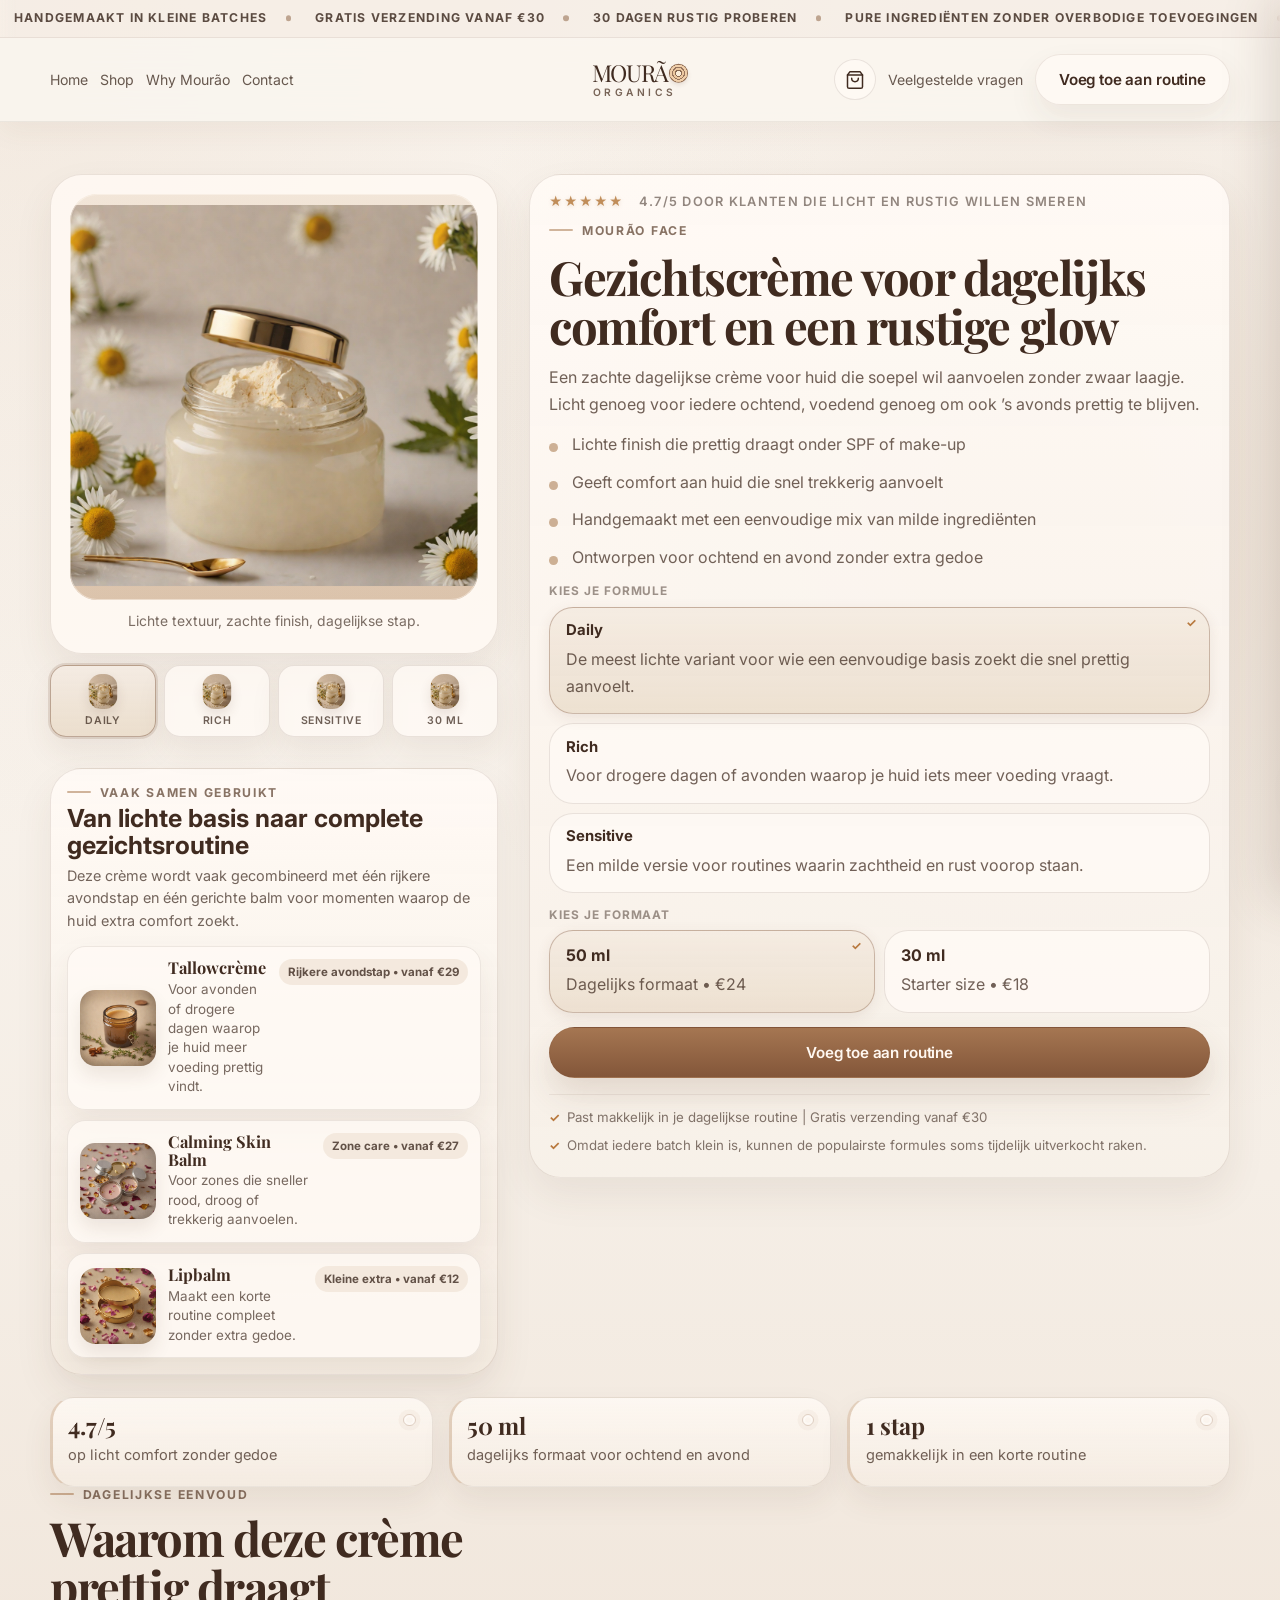
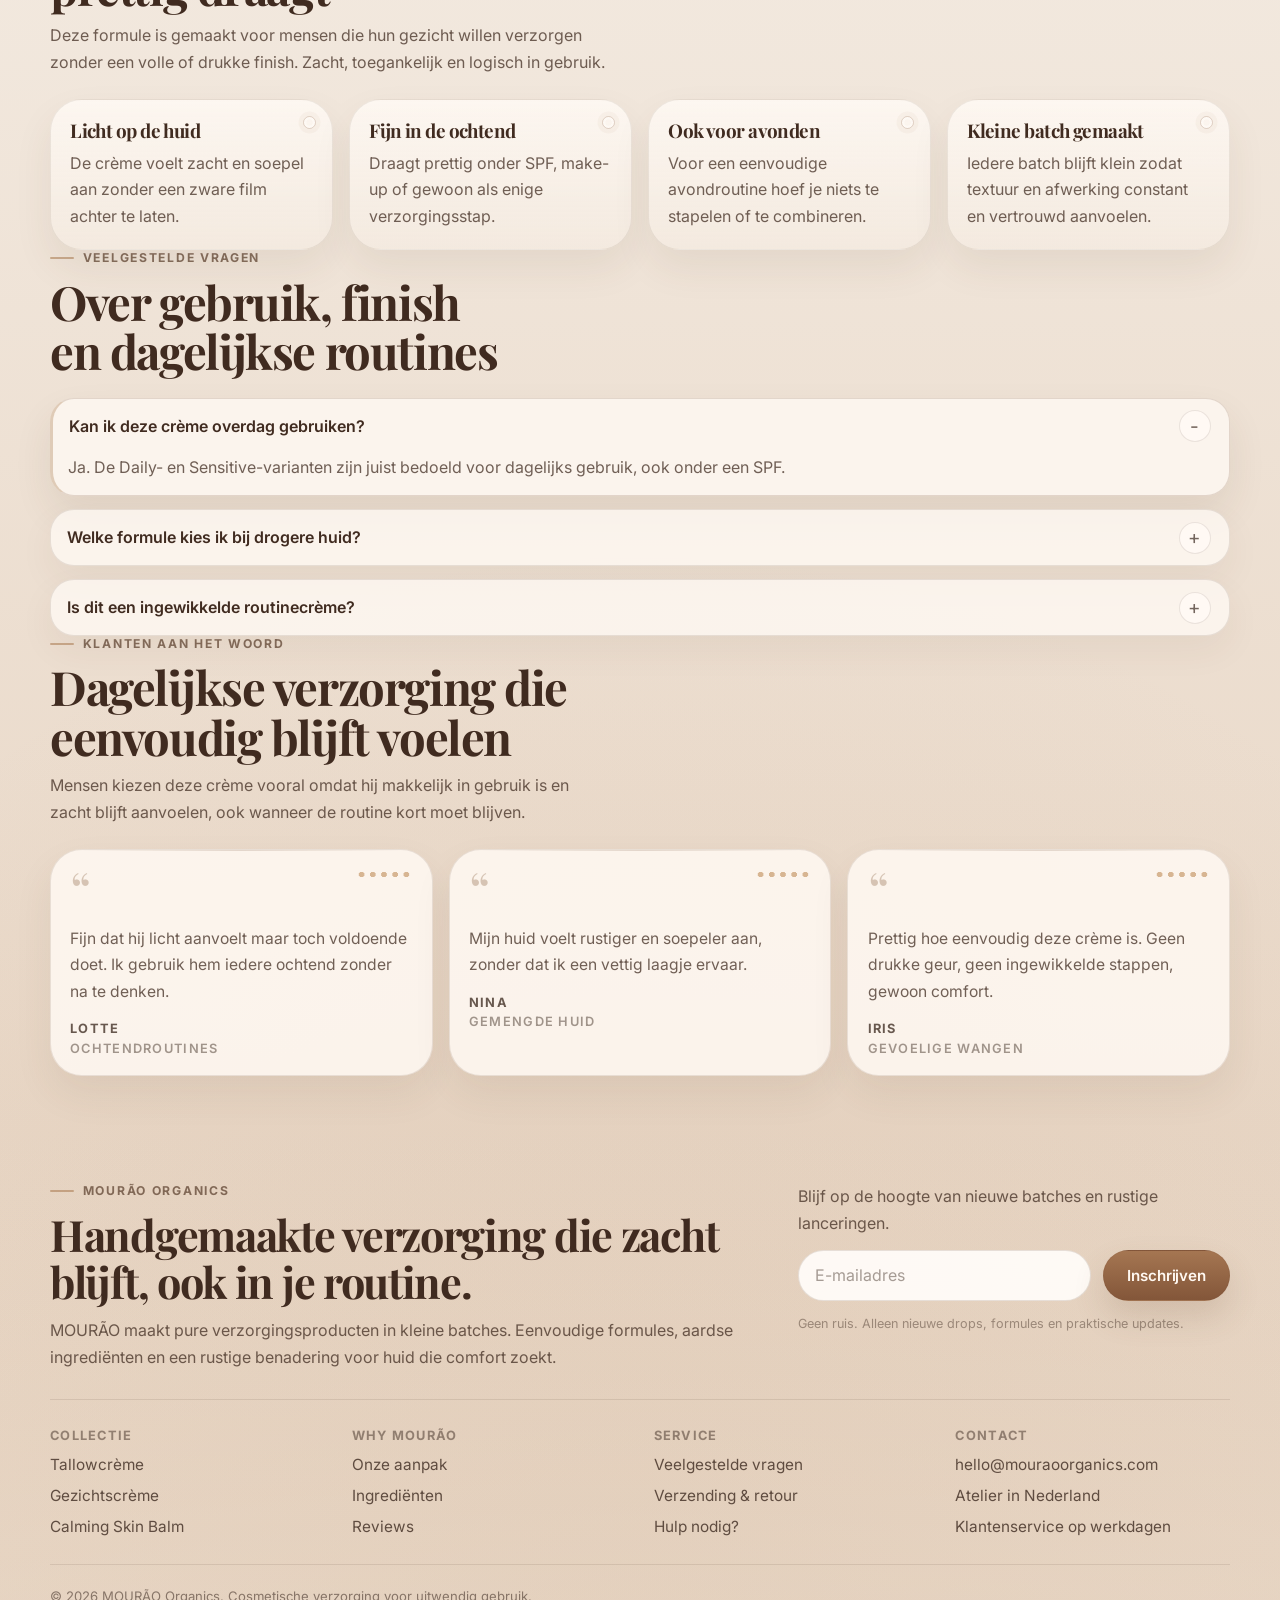
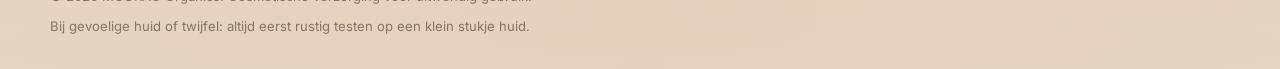
<file: gezichtscreme.html>
<!doctype html>
<html lang="nl">
  <head>
    <meta charset="utf-8">
    <meta name="viewport" content="width=device-width,initial-scale=1">
    <meta name="theme-color" content="#F6F1EB">
    <title>Gezichtscrème | MOURÃO Organics</title>
    <link rel="icon" href="favicon.ico" sizes="any">
    <link rel="preconnect" href="https://fonts.googleapis.com">
    <link rel="preconnect" href="https://fonts.gstatic.com" crossorigin>
    <link href="https://fonts.googleapis.com/css2?family=Inter:wght@400;500;600;700&family=Playfair+Display:wght@500;600;700&display=swap" rel="stylesheet">
    <link rel="stylesheet" href="assets/mourao-home.css">
  </head>
  <body class="mourao-theme" data-product-id="gezichtscreme">
    <a class="visually-hidden" href="#MainContent">Ga naar de inhoud</a>

    <div class="mourao-announcement" aria-label="Winkelmeldingen">
      <div class="mourao-announcement__track">
        <div class="mourao-announcement__group">
          <span>Handgemaakt in kleine batches</span>
<span>Gratis verzending vanaf €30</span>
<span>30 dagen rustig proberen</span>
<span>Pure ingrediënten zonder overbodige toevoegingen</span>
        </div>
        <div class="mourao-announcement__group" aria-hidden="true">
          <span>Handgemaakt in kleine batches</span>
<span>Gratis verzending vanaf €30</span>
<span>30 dagen rustig proberen</span>
<span>Pure ingrediënten zonder overbodige toevoegingen</span>
        </div>
        <div class="mourao-announcement__group" aria-hidden="true">
          <span>Handgemaakt in kleine batches</span>
<span>Gratis verzending vanaf €30</span>
<span>30 dagen rustig proberen</span>
<span>Pure ingrediënten zonder overbodige toevoegingen</span>
        </div>
      </div>
    </div>

    <div class="mourao-site-shell">
      <header class="mourao-site-header">
        <div class="page-width mourao-site-header__inner">
          <nav class="mourao-header-nav" aria-label="Hoofdmenu">
            <a class="mourao-header-nav__link" href="index.html">Home</a>
            <a class="mourao-header-nav__link" href="index.html#producten">Shop</a>
            <a class="mourao-header-nav__link" href="index.html#waarom">Why Mourão</a>
            <a class="mourao-header-nav__link" href="#contact">Contact</a>
          </nav>

          <a class="mourao-wordmark" href="index.html" aria-label="MOURÃO Organics">
            <span class="mourao-wordmark__text-wrap" aria-hidden="true">
              <span class="mourao-wordmark__line">
                <span class="mourao-wordmark__text mourao-wordmark__text--ringed">
                  <span>MOURÃ</span>
                  <span class="mourao-ring-o"></span>
                </span>
              </span>
              <span class="mourao-wordmark__subline">Organics</span>
            </span>
          </a>

          <div class="mourao-header-meta">
            <a class="mourao-header-link" href="#faq">Veelgestelde vragen</a>
            <a class="mourao-button mourao-button--ghost" href="#shop">Voeg toe aan routine</a>
          </div>
        </div>
      </header>

      <main id="MainContent" role="main">
        <section class="mourao-section mourao-section--spacious mourao-product-page">
          <div class="page-width">
            <div class="mourao-product-layout">
              <div class="mourao-gallery mourao-reveal" style="--animation-order: 1;">
                <div class="mourao-gallery__main">
                  <div class="mourao-gallery__hero" style="--mourao-gallery-image: url('mourao-product-gezichtscreme-hero.jpg');">
                    <div class="mourao-gallery__hero-glow"></div>
                  </div>
                  <p class="mourao-gallery__caption">Lichte textuur, zachte finish, dagelijkse stap.</p>
                </div>

                <div class="mourao-gallery__thumbs" aria-hidden="true">
                  <span class="mourao-gallery__thumb" style="--mourao-thumb-image: url('mourao-product-gezichtscreme-thumb-1.jpg');">Daily</span>
<span class="mourao-gallery__thumb" style="--mourao-thumb-image: url('mourao-product-gezichtscreme-thumb-2.jpg');">Rich</span>
<span class="mourao-gallery__thumb" style="--mourao-thumb-image: url('mourao-product-gezichtscreme-thumb-3.jpg');">Sensitive</span>
<span class="mourao-gallery__thumb" style="--mourao-thumb-image: url('mourao-product-gezichtscreme-thumb-4.jpg');">30 ml</span>
                </div>
              </div>

              <div class="mourao-product-box mourao-reveal" style="--animation-order: 2;">
                <div class="mourao-rating">
                  <span class="mourao-stars" aria-hidden="true">★★★★★</span>
                  <span>4.7/5 door klanten die licht en rustig willen smeren</span>
                </div>

                <p class="mourao-eyebrow">MOURÃO face</p>
                <h1 class="mourao-product-title">Gezichtscrème voor dagelijks comfort en een rustige glow</h1>
                <p class="mourao-product-lead">Een zachte dagelijkse crème voor huid die soepel wil aanvoelen zonder zwaar laagje. Licht genoeg voor iedere ochtend, voedend genoeg om ook ’s avonds prettig te blijven.</p>

                <ul class="mourao-bullet-list mourao-bullet-list--compact">
                  <li>Lichte finish die prettig draagt onder SPF of make-up</li>
<li>Geeft comfort aan huid die snel trekkerig aanvoelt</li>
<li>Handgemaakt met een eenvoudige mix van milde ingrediënten</li>
<li>Ontworpen voor ochtend en avond zonder extra gedoe</li>
                </ul>

                <div class="mourao-option-group">
                  <p class="mourao-option-group__label">Kies je formule</p>
                  <div class="mourao-option-list">
                    <div class="mourao-option">
                      <strong>Daily</strong>
                      <span>De meest lichte variant voor wie een eenvoudige basis zoekt die snel prettig aanvoelt.</span>
                    </div>
<div class="mourao-option">
                      <strong>Rich</strong>
                      <span>Voor drogere dagen of avonden waarop je huid iets meer voeding vraagt.</span>
                    </div>
<div class="mourao-option">
                      <strong>Sensitive</strong>
                      <span>Een milde versie voor routines waarin zachtheid en rust voorop staan.</span>
                    </div>
                  </div>
                </div>

                <div class="mourao-option-group">
                  <p class="mourao-option-group__label">Kies je formaat</p>
                  <div class="mourao-option-list mourao-option-list--sizes">
                    <div class="mourao-option mourao-option--size">
                      <strong>50 ml</strong>
                      <span>Dagelijks formaat • €24</span>
                    </div>
<div class="mourao-option mourao-option--size">
                      <strong>30 ml</strong>
                      <span>Starter size • €18</span>
                    </div>
                  </div>
                </div>

                <a id="shop" class="mourao-button mourao-button--full" href="#">Voeg toe aan routine</a>

                <div class="mourao-product-notes">
                  <p>Past makkelijk in je dagelijkse routine | Gratis verzending vanaf €30</p>
                  <p>Omdat iedere batch klein is, kunnen de populairste formules soms tijdelijk uitverkocht raken.</p>
                </div>
              </div>
              <div class="mourao-related-panel mourao-reveal" style="--animation-order: 2;">
                  <div class="mourao-related-panel__header">
                    <p class="mourao-eyebrow">Vaak samen gebruikt</p>
                    <h2 class="mourao-related-panel__title">Van lichte basis naar complete gezichtsroutine</h2>
                    <p class="mourao-related-panel__text">Deze crème wordt vaak gecombineerd met één rijkere avondstap en één gerichte balm voor momenten waarop de huid extra comfort zoekt.</p>
                  </div>

                  <div class="mourao-related-list">
                    <a class="mourao-related-card" href="product.html">
                      <span class="mourao-related-card__media" style="--mourao-related-image: url('mourao-product-tallowcreme-card.jpg');" aria-hidden="true"></span>
                      <span class="mourao-related-card__body">
                        <strong>Tallowcrème</strong>
                        <span>Voor avonden of drogere dagen waarop je huid meer voeding prettig vindt.</span>
                      </span>
                      <span class="mourao-related-card__meta">Rijkere avondstap • vanaf €29</span>
                    </a>
<a class="mourao-related-card" href="calming-skin-balm.html">
                      <span class="mourao-related-card__media" style="--mourao-related-image: url('mourao-product-calming-skin-balm-card.jpg');" aria-hidden="true"></span>
                      <span class="mourao-related-card__body">
                        <strong>Calming Skin Balm</strong>
                        <span>Voor zones die sneller rood, droog of trekkerig aanvoelen.</span>
                      </span>
                      <span class="mourao-related-card__meta">Zone care • vanaf €27</span>
                    </a>
<a class="mourao-related-card" href="lipbalm.html">
                      <span class="mourao-related-card__media" style="--mourao-related-image: url('mourao-product-lipbalm-card.jpg');" aria-hidden="true"></span>
                      <span class="mourao-related-card__body">
                        <strong>Lipbalm</strong>
                        <span>Maakt een korte routine compleet zonder extra gedoe.</span>
                      </span>
                      <span class="mourao-related-card__meta">Kleine extra • vanaf €12</span>
                    </a>
                  </div>
                </div>
            </div>

            <div class="mourao-proof-strip">
              <div class="mourao-proof-card">
                <strong>4.7/5</strong>
                <span>op licht comfort zonder gedoe</span>
              </div>
<div class="mourao-proof-card">
                <strong>50 ml</strong>
                <span>dagelijks formaat voor ochtend en avond</span>
              </div>
<div class="mourao-proof-card">
                <strong>1 stap</strong>
                <span>gemakkelijk in een korte routine</span>
              </div>
            </div>



            <div class="mourao-section-header">
              <p class="mourao-eyebrow">Dagelijkse eenvoud</p>
              <h2 class="mourao-section-title">Waarom deze crème prettig draagt</h2>
              <p class="mourao-section-copy">Deze formule is gemaakt voor mensen die hun gezicht willen verzorgen zonder een volle of drukke finish. Zacht, toegankelijk en logisch in gebruik.</p>
            </div>

            <div class="mourao-detail-grid">
              <article class="mourao-detail-card">
                <h3>Licht op de huid</h3>
                <p>De crème voelt zacht en soepel aan zonder een zware film achter te laten.</p>
              </article>
<article class="mourao-detail-card">
                <h3>Fijn in de ochtend</h3>
                <p>Draagt prettig onder SPF, make-up of gewoon als enige verzorgingsstap.</p>
              </article>
<article class="mourao-detail-card">
                <h3>Ook voor avonden</h3>
                <p>Voor een eenvoudige avondroutine hoef je niets te stapelen of te combineren.</p>
              </article>
<article class="mourao-detail-card">
                <h3>Kleine batch gemaakt</h3>
                <p>Iedere batch blijft klein zodat textuur en afwerking constant en vertrouwd aanvoelen.</p>
              </article>
            </div>

            <div class="mourao-section-header" id="faq">
              <p class="mourao-eyebrow">Veelgestelde vragen</p>
              <h2 class="mourao-section-title">Over gebruik, finish en dagelijkse routines</h2>
            </div>

            <div class="mourao-faq-list">
              <details class="mourao-faq-item" open>
                <summary>Kan ik deze crème overdag gebruiken?</summary>
                <div class="mourao-faq-item__content">
                  <p>Ja. De Daily- en Sensitive-varianten zijn juist bedoeld voor dagelijks gebruik, ook onder een SPF.</p>
                </div>
              </details>
<details class="mourao-faq-item" >
                <summary>Welke formule kies ik bij drogere huid?</summary>
                <div class="mourao-faq-item__content">
                  <p>Rich voelt vaak prettiger wanneer je huid meer voeding vraagt. Voor een lichtere finish is Daily een logische eerste stap.</p>
                </div>
              </details>
<details class="mourao-faq-item" >
                <summary>Is dit een ingewikkelde routinecrème?</summary>
                <div class="mourao-faq-item__content">
                  <p>Nee. Het idee is juist dat je met één milde stap al veel comfort kunt creëren.</p>
                </div>
              </details>
            </div>

            <div class="mourao-section-header">
              <p class="mourao-eyebrow">Klanten aan het woord</p>
              <h2 class="mourao-section-title">Dagelijkse verzorging die eenvoudig blijft voelen</h2>
              <p class="mourao-section-copy">Mensen kiezen deze crème vooral omdat hij makkelijk in gebruik is en zacht blijft aanvoelen, ook wanneer de routine kort moet blijven.</p>
            </div>

            <div class="mourao-grid mourao-grid--reviews">
              <article class="mourao-review-card mourao-reveal" style="--animation-order: 1;">
                <div class="mourao-review-card__quote" aria-hidden="true">“</div>
                <p class="mourao-review-card__text">Fijn dat hij licht aanvoelt maar toch voldoende doet. Ik gebruik hem iedere ochtend zonder na te denken.</p>
                <div class="mourao-review-card__meta">
                  <p class="mourao-review-card__author">Lotte</p>
                  <p class="mourao-review-card__context">Ochtendroutines</p>
                </div>
              </article>
<article class="mourao-review-card mourao-reveal" style="--animation-order: 2;">
                <div class="mourao-review-card__quote" aria-hidden="true">“</div>
                <p class="mourao-review-card__text">Mijn huid voelt rustiger en soepeler aan, zonder dat ik een vettig laagje ervaar.</p>
                <div class="mourao-review-card__meta">
                  <p class="mourao-review-card__author">Nina</p>
                  <p class="mourao-review-card__context">Gemengde huid</p>
                </div>
              </article>
<article class="mourao-review-card mourao-reveal" style="--animation-order: 3;">
                <div class="mourao-review-card__quote" aria-hidden="true">“</div>
                <p class="mourao-review-card__text">Prettig hoe eenvoudig deze crème is. Geen drukke geur, geen ingewikkelde stappen, gewoon comfort.</p>
                <div class="mourao-review-card__meta">
                  <p class="mourao-review-card__author">Iris</p>
                  <p class="mourao-review-card__context">Gevoelige wangen</p>
                </div>
              </article>
            </div>
          </div>
        </section>
      </main>

      <footer id="contact" class="mourao-site-footer">
        <div class="page-width">
          <div class="mourao-site-footer__top">
            <div class="mourao-site-footer__brand">
              <p class="mourao-eyebrow">MOURÃO Organics</p>
              <h2 class="mourao-site-footer__title">Handgemaakte verzorging die zacht blijft, ook in je routine.</h2>
              <p class="mourao-site-footer__text">MOURÃO maakt pure verzorgingsproducten in kleine batches. Eenvoudige formules, aardse ingrediënten en een rustige benadering voor huid die comfort zoekt.</p>
            </div>

            <form class="mourao-footer-form" action="#" method="post">
              <label class="mourao-footer-form__label" for="FooterEmailProduct">Blijf op de hoogte van nieuwe batches en rustige lanceringen.</label>
              <div class="mourao-footer-form__row">
                <input id="FooterEmailProduct" class="mourao-input" type="email" name="email" placeholder="E-mailadres">
                <button class="mourao-button" type="submit">Inschrijven</button>
              </div>
              <p class="mourao-site-footer__meta">Geen ruis. Alleen nieuwe drops, formules en praktische updates.</p>
            </form>
          </div>

          <div class="mourao-site-footer__grid">
            <div class="mourao-site-footer__column">
              <h3 class="mourao-site-footer__heading">Collectie</h3>
              <a href="product.html">Tallowcrème</a>
              <a href="gezichtscreme.html">Gezichtscrème</a>
              <a href="calming-skin-balm.html">Calming Skin Balm</a>
            </div>

            <div class="mourao-site-footer__column">
              <h3 class="mourao-site-footer__heading">Why Mourão</h3>
              <a href="index.html#waarom">Onze aanpak</a>
              <a href="index.html#waarom">Ingrediënten</a>
              <a href="index.html#reviews">Reviews</a>
            </div>

            <div class="mourao-site-footer__column">
              <h3 class="mourao-site-footer__heading">Service</h3>
              <a href="#faq">Veelgestelde vragen</a>
              <a href="#shop">Verzending & retour</a>
              <a href="#contact">Hulp nodig?</a>
            </div>

            <div class="mourao-site-footer__column">
              <h3 class="mourao-site-footer__heading">Contact</h3>
              <p>hello@mouraoorganics.com</p>
              <p>Atelier in Nederland</p>
              <p>Klantenservice op werkdagen</p>
            </div>
          </div>

          <div class="mourao-site-footer__bottom">
            <p>© 2026 MOURÃO Organics. Cosmetische verzorging voor uitwendig gebruik.</p>
            <p>Bij gevoelige huid of twijfel: altijd eerst rustig testen op een klein stukje huid.</p>
          </div>
        </div>
      </footer>
    </div>
    <script src="assets/mourao-cart.js"></script>
  </body>
</html>
</file>
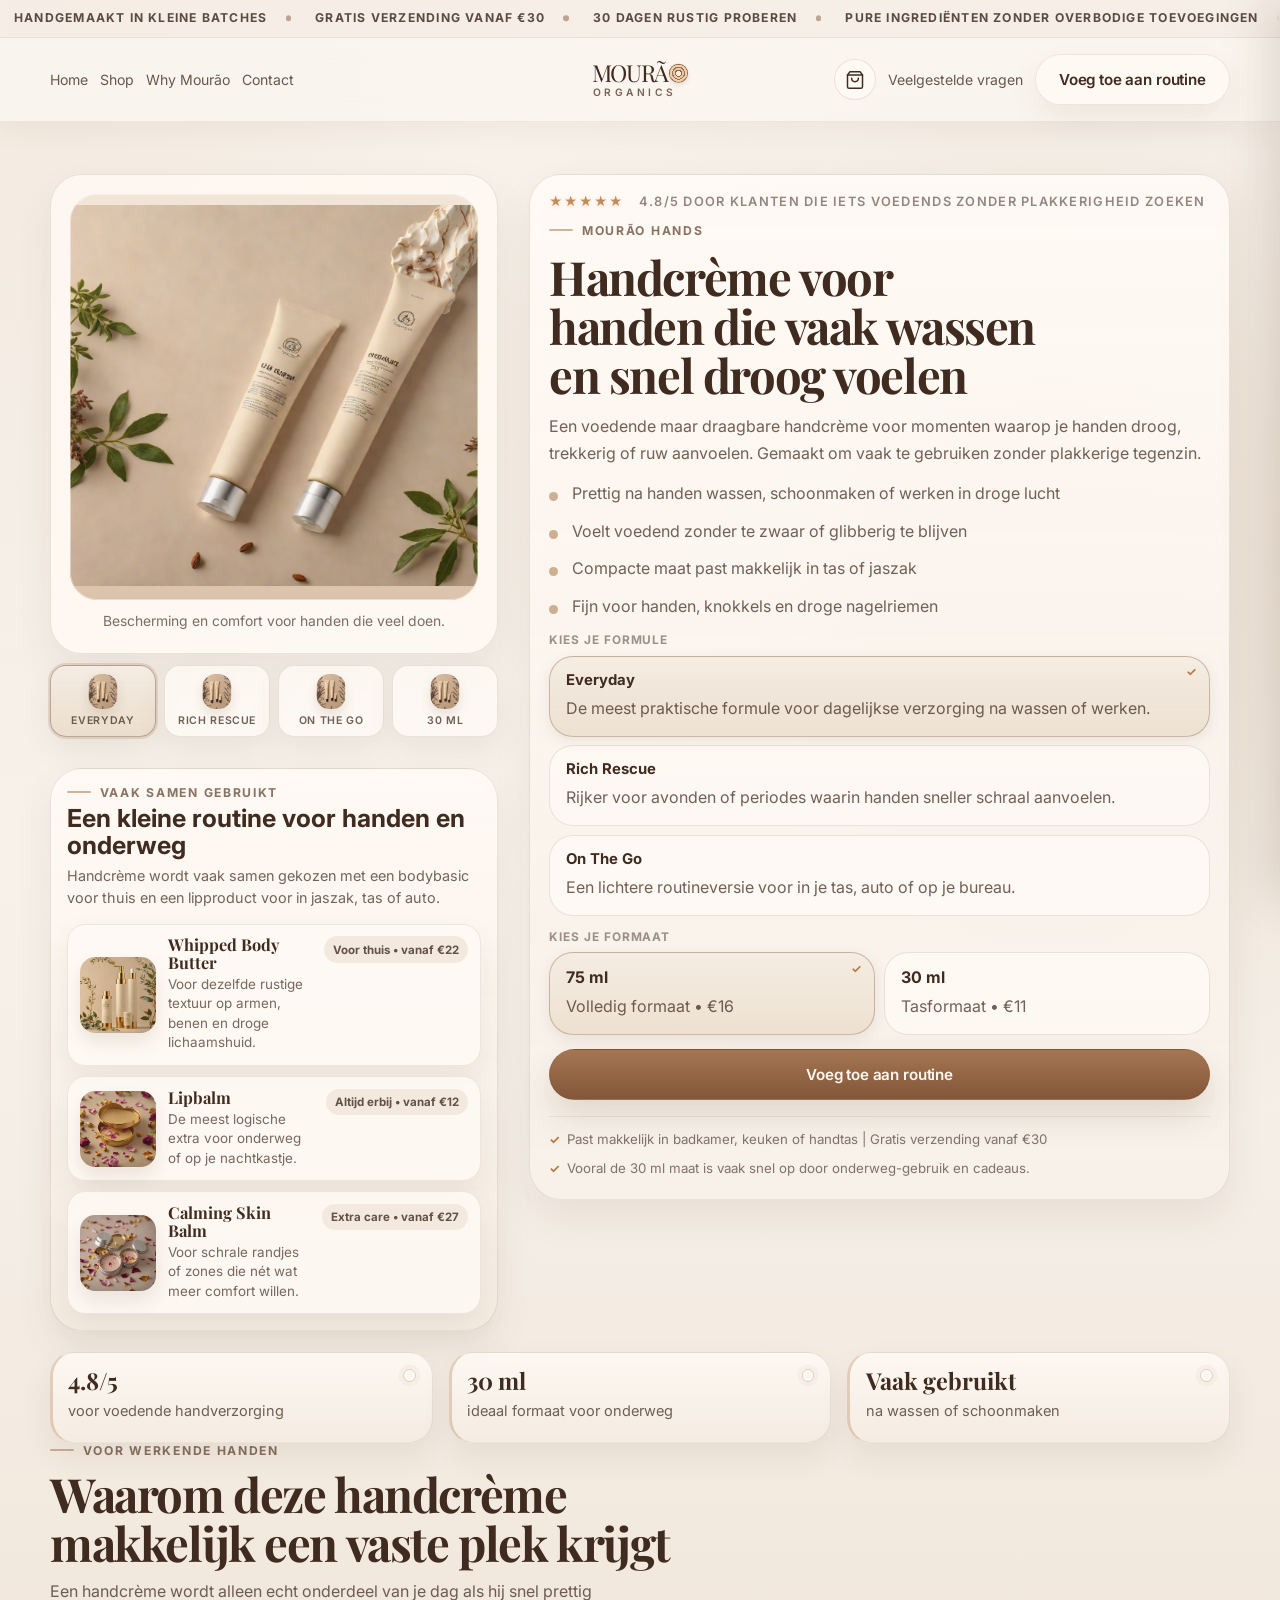
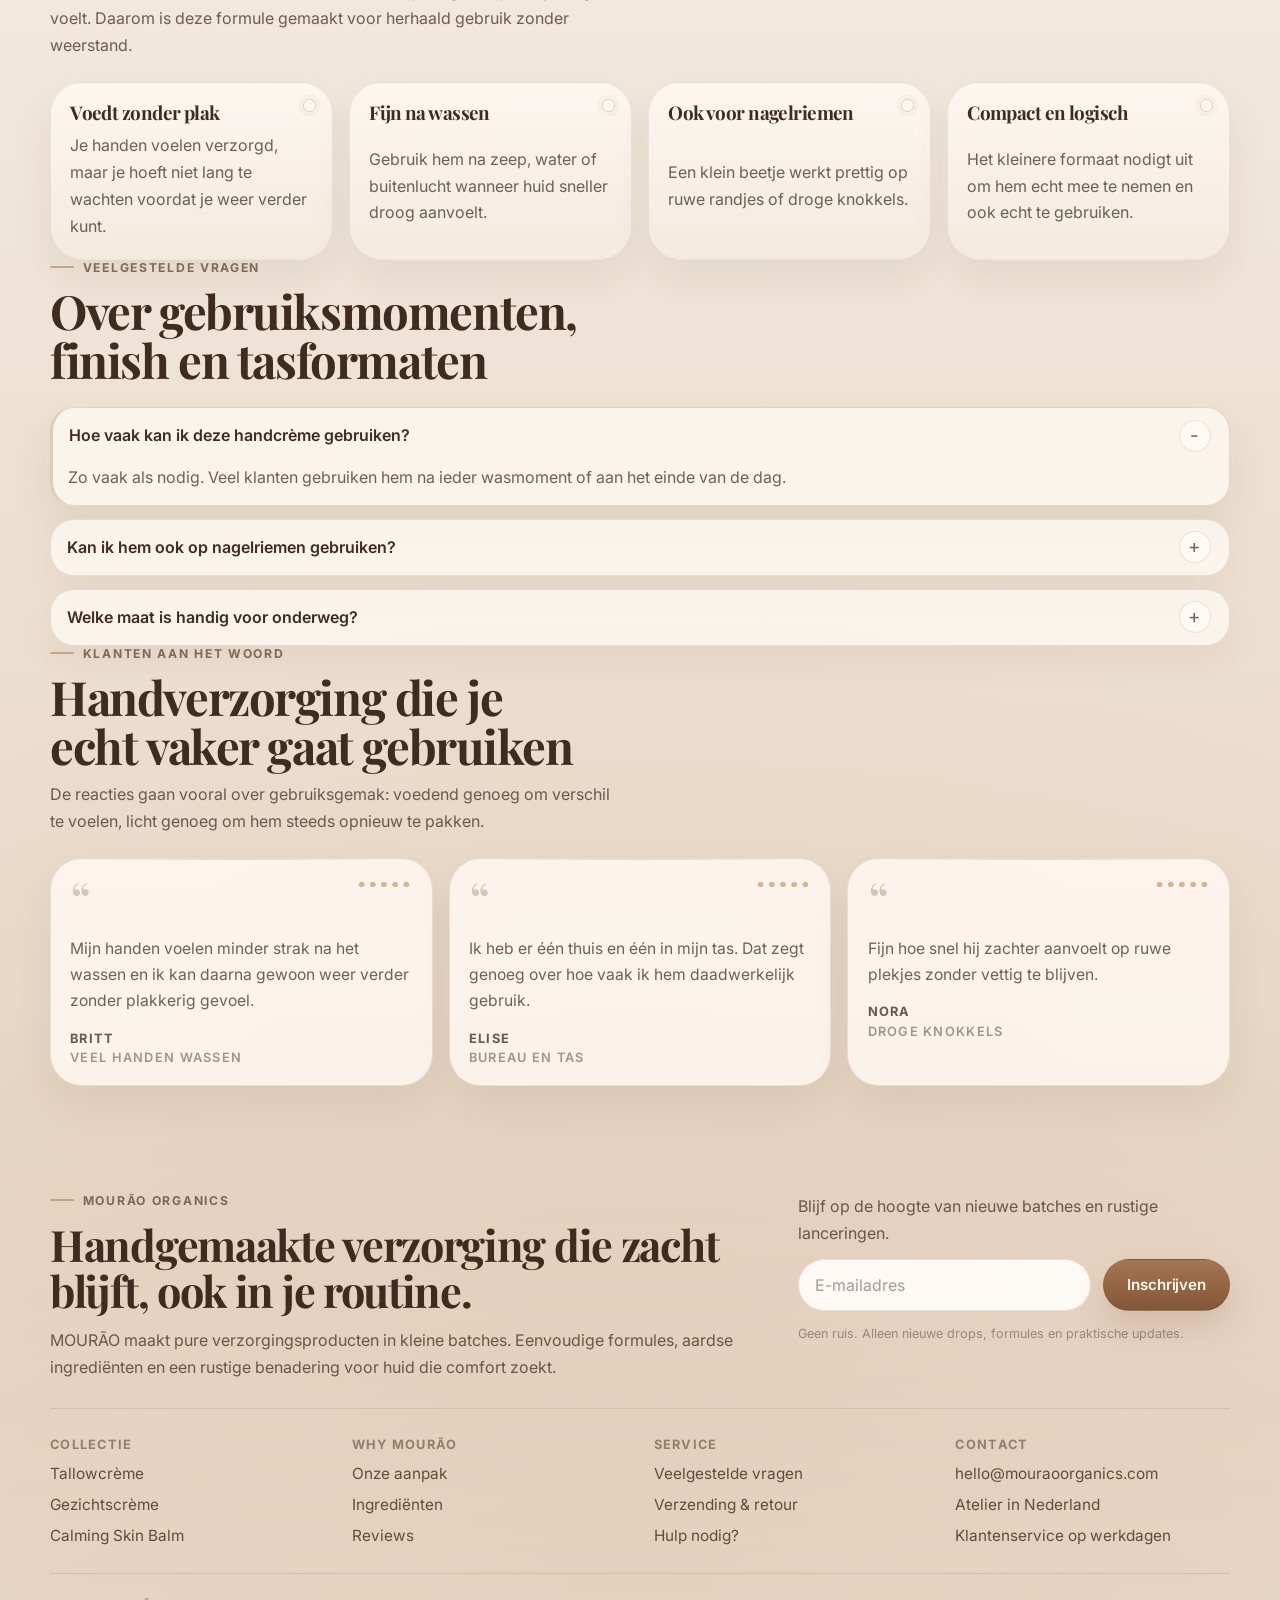
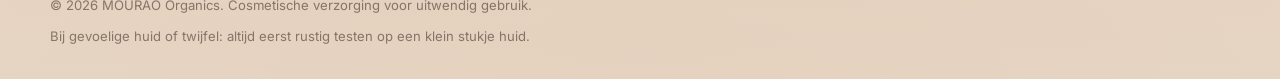
<file: handcreme.html>
<!doctype html>
<html lang="nl">
  <head>
    <meta charset="utf-8">
    <meta name="viewport" content="width=device-width,initial-scale=1">
    <meta name="theme-color" content="#F6F1EB">
    <title>Handcrème | MOURÃO Organics</title>
    <link rel="icon" href="favicon.ico" sizes="any">
    <link rel="preconnect" href="https://fonts.googleapis.com">
    <link rel="preconnect" href="https://fonts.gstatic.com" crossorigin>
    <link href="https://fonts.googleapis.com/css2?family=Inter:wght@400;500;600;700&family=Playfair+Display:wght@500;600;700&display=swap" rel="stylesheet">
    <link rel="stylesheet" href="assets/mourao-home.css">
  </head>
  <body class="mourao-theme" data-product-id="handcreme">
    <a class="visually-hidden" href="#MainContent">Ga naar de inhoud</a>

    <div class="mourao-announcement" aria-label="Winkelmeldingen">
      <div class="mourao-announcement__track">
        <div class="mourao-announcement__group">
          <span>Handgemaakt in kleine batches</span>
<span>Gratis verzending vanaf €30</span>
<span>30 dagen rustig proberen</span>
<span>Pure ingrediënten zonder overbodige toevoegingen</span>
        </div>
        <div class="mourao-announcement__group" aria-hidden="true">
          <span>Handgemaakt in kleine batches</span>
<span>Gratis verzending vanaf €30</span>
<span>30 dagen rustig proberen</span>
<span>Pure ingrediënten zonder overbodige toevoegingen</span>
        </div>
        <div class="mourao-announcement__group" aria-hidden="true">
          <span>Handgemaakt in kleine batches</span>
<span>Gratis verzending vanaf €30</span>
<span>30 dagen rustig proberen</span>
<span>Pure ingrediënten zonder overbodige toevoegingen</span>
        </div>
      </div>
    </div>

    <div class="mourao-site-shell">
      <header class="mourao-site-header">
        <div class="page-width mourao-site-header__inner">
          <nav class="mourao-header-nav" aria-label="Hoofdmenu">
            <a class="mourao-header-nav__link" href="index.html">Home</a>
            <a class="mourao-header-nav__link" href="index.html#producten">Shop</a>
            <a class="mourao-header-nav__link" href="index.html#waarom">Why Mourão</a>
            <a class="mourao-header-nav__link" href="#contact">Contact</a>
          </nav>

          <a class="mourao-wordmark" href="index.html" aria-label="MOURÃO Organics">
            <span class="mourao-wordmark__text-wrap" aria-hidden="true">
              <span class="mourao-wordmark__line">
                <span class="mourao-wordmark__text mourao-wordmark__text--ringed">
                  <span>MOURÃ</span>
                  <span class="mourao-ring-o"></span>
                </span>
              </span>
              <span class="mourao-wordmark__subline">Organics</span>
            </span>
          </a>

          <div class="mourao-header-meta">
            <a class="mourao-header-link" href="#faq">Veelgestelde vragen</a>
            <a class="mourao-button mourao-button--ghost" href="#shop">Voeg toe aan routine</a>
          </div>
        </div>
      </header>

      <main id="MainContent" role="main">
        <section class="mourao-section mourao-section--spacious mourao-product-page">
          <div class="page-width">
            <div class="mourao-product-layout">
              <div class="mourao-gallery mourao-reveal" style="--animation-order: 1;">
                <div class="mourao-gallery__main">
                  <div class="mourao-gallery__hero" style="--mourao-gallery-image: url('mourao-product-handcreme-hero.jpg');">
                    <div class="mourao-gallery__hero-glow"></div>
                  </div>
                  <p class="mourao-gallery__caption">Bescherming en comfort voor handen die veel doen.</p>
                </div>

                <div class="mourao-gallery__thumbs" aria-hidden="true">
                  <span class="mourao-gallery__thumb" style="--mourao-thumb-image: url('mourao-product-handcreme-thumb-1.jpg');">Everyday</span>
<span class="mourao-gallery__thumb" style="--mourao-thumb-image: url('mourao-product-handcreme-thumb-2.jpg');">Rich Rescue</span>
<span class="mourao-gallery__thumb" style="--mourao-thumb-image: url('mourao-product-handcreme-thumb-3.jpg');">On The Go</span>
<span class="mourao-gallery__thumb" style="--mourao-thumb-image: url('mourao-product-handcreme-thumb-4.jpg');">30 ml</span>
                </div>
              </div>

              <div class="mourao-product-box mourao-reveal" style="--animation-order: 2;">
                <div class="mourao-rating">
                  <span class="mourao-stars" aria-hidden="true">★★★★★</span>
                  <span>4.8/5 door klanten die iets voedends zonder plakkerigheid zoeken</span>
                </div>

                <p class="mourao-eyebrow">MOURÃO hands</p>
                <h1 class="mourao-product-title">Handcrème voor handen die vaak wassen en snel droog voelen</h1>
                <p class="mourao-product-lead">Een voedende maar draagbare handcrème voor momenten waarop je handen droog, trekkerig of ruw aanvoelen. Gemaakt om vaak te gebruiken zonder plakkerige tegenzin.</p>

                <ul class="mourao-bullet-list mourao-bullet-list--compact">
                  <li>Prettig na handen wassen, schoonmaken of werken in droge lucht</li>
<li>Voelt voedend zonder te zwaar of glibberig te blijven</li>
<li>Compacte maat past makkelijk in tas of jaszak</li>
<li>Fijn voor handen, knokkels en droge nagelriemen</li>
                </ul>

                <div class="mourao-option-group">
                  <p class="mourao-option-group__label">Kies je formule</p>
                  <div class="mourao-option-list">
                    <div class="mourao-option">
                      <strong>Everyday</strong>
                      <span>De meest praktische formule voor dagelijkse verzorging na wassen of werken.</span>
                    </div>
<div class="mourao-option">
                      <strong>Rich Rescue</strong>
                      <span>Rijker voor avonden of periodes waarin handen sneller schraal aanvoelen.</span>
                    </div>
<div class="mourao-option">
                      <strong>On The Go</strong>
                      <span>Een lichtere routineversie voor in je tas, auto of op je bureau.</span>
                    </div>
                  </div>
                </div>

                <div class="mourao-option-group">
                  <p class="mourao-option-group__label">Kies je formaat</p>
                  <div class="mourao-option-list mourao-option-list--sizes">
                    <div class="mourao-option mourao-option--size">
                      <strong>75 ml</strong>
                      <span>Volledig formaat • €16</span>
                    </div>
<div class="mourao-option mourao-option--size">
                      <strong>30 ml</strong>
                      <span>Tasformaat • €11</span>
                    </div>
                  </div>
                </div>

                <a id="shop" class="mourao-button mourao-button--full" href="#">Voeg toe aan routine</a>

                <div class="mourao-product-notes">
                  <p>Past makkelijk in badkamer, keuken of handtas | Gratis verzending vanaf €30</p>
                  <p>Vooral de 30 ml maat is vaak snel op door onderweg-gebruik en cadeaus.</p>
                </div>
              </div>
              <div class="mourao-related-panel mourao-reveal" style="--animation-order: 2;">
                  <div class="mourao-related-panel__header">
                    <p class="mourao-eyebrow">Vaak samen gebruikt</p>
                    <h2 class="mourao-related-panel__title">Een kleine routine voor handen en onderweg</h2>
                    <p class="mourao-related-panel__text">Handcrème wordt vaak samen gekozen met een bodybasic voor thuis en een lipproduct voor in jaszak, tas of auto.</p>
                  </div>

                  <div class="mourao-related-list">
                    <a class="mourao-related-card" href="bodylotion.html">
                      <span class="mourao-related-card__media" style="--mourao-related-image: url('mourao-product-bodylotion-card.jpg');" aria-hidden="true"></span>
                      <span class="mourao-related-card__body">
                        <strong>Whipped Body Butter</strong>
                        <span>Voor dezelfde rustige textuur op armen, benen en droge lichaamshuid.</span>
                      </span>
                      <span class="mourao-related-card__meta">Voor thuis • vanaf €22</span>
                    </a>
<a class="mourao-related-card" href="lipbalm.html">
                      <span class="mourao-related-card__media" style="--mourao-related-image: url('mourao-product-lipbalm-card.jpg');" aria-hidden="true"></span>
                      <span class="mourao-related-card__body">
                        <strong>Lipbalm</strong>
                        <span>De meest logische extra voor onderweg of op je nachtkastje.</span>
                      </span>
                      <span class="mourao-related-card__meta">Altijd erbij • vanaf €12</span>
                    </a>
<a class="mourao-related-card" href="calming-skin-balm.html">
                      <span class="mourao-related-card__media" style="--mourao-related-image: url('mourao-product-calming-skin-balm-card.jpg');" aria-hidden="true"></span>
                      <span class="mourao-related-card__body">
                        <strong>Calming Skin Balm</strong>
                        <span>Voor schrale randjes of zones die nét wat meer comfort willen.</span>
                      </span>
                      <span class="mourao-related-card__meta">Extra care • vanaf €27</span>
                    </a>
                  </div>
                </div>
            </div>

            <div class="mourao-proof-strip">
              <div class="mourao-proof-card">
                <strong>4.8/5</strong>
                <span>voor voedende handverzorging</span>
              </div>
<div class="mourao-proof-card">
                <strong>30 ml</strong>
                <span>ideaal formaat voor onderweg</span>
              </div>
<div class="mourao-proof-card">
                <strong>Vaak gebruikt</strong>
                <span>na wassen of schoonmaken</span>
              </div>
            </div>



            <div class="mourao-section-header">
              <p class="mourao-eyebrow">Voor werkende handen</p>
              <h2 class="mourao-section-title">Waarom deze handcrème makkelijk een vaste plek krijgt</h2>
              <p class="mourao-section-copy">Een handcrème wordt alleen echt onderdeel van je dag als hij snel prettig voelt. Daarom is deze formule gemaakt voor herhaald gebruik zonder weerstand.</p>
            </div>

            <div class="mourao-detail-grid">
              <article class="mourao-detail-card">
                <h3>Voedt zonder plak</h3>
                <p>Je handen voelen verzorgd, maar je hoeft niet lang te wachten voordat je weer verder kunt.</p>
              </article>
<article class="mourao-detail-card">
                <h3>Fijn na wassen</h3>
                <p>Gebruik hem na zeep, water of buitenlucht wanneer huid sneller droog aanvoelt.</p>
              </article>
<article class="mourao-detail-card">
                <h3>Ook voor nagelriemen</h3>
                <p>Een klein beetje werkt prettig op ruwe randjes of droge knokkels.</p>
              </article>
<article class="mourao-detail-card">
                <h3>Compact en logisch</h3>
                <p>Het kleinere formaat nodigt uit om hem echt mee te nemen en ook echt te gebruiken.</p>
              </article>
            </div>

            <div class="mourao-section-header" id="faq">
              <p class="mourao-eyebrow">Veelgestelde vragen</p>
              <h2 class="mourao-section-title">Over gebruiksmomenten, finish en tasformaten</h2>
            </div>

            <div class="mourao-faq-list">
              <details class="mourao-faq-item" open>
                <summary>Hoe vaak kan ik deze handcrème gebruiken?</summary>
                <div class="mourao-faq-item__content">
                  <p>Zo vaak als nodig. Veel klanten gebruiken hem na ieder wasmoment of aan het einde van de dag.</p>
                </div>
              </details>
<details class="mourao-faq-item" >
                <summary>Kan ik hem ook op nagelriemen gebruiken?</summary>
                <div class="mourao-faq-item__content">
                  <p>Ja. Een klein beetje werkt prettig op droge randjes, knokkels en nagelriemen.</p>
                </div>
              </details>
<details class="mourao-faq-item" >
                <summary>Welke maat is handig voor onderweg?</summary>
                <div class="mourao-faq-item__content">
                  <p>30 ml is gemaakt voor tas, auto of bureau. 75 ml ligt prettiger vast in badkamer of keuken.</p>
                </div>
              </details>
            </div>

            <div class="mourao-section-header">
              <p class="mourao-eyebrow">Klanten aan het woord</p>
              <h2 class="mourao-section-title">Handverzorging die je echt vaker gaat gebruiken</h2>
              <p class="mourao-section-copy">De reacties gaan vooral over gebruiksgemak: voedend genoeg om verschil te voelen, licht genoeg om hem steeds opnieuw te pakken.</p>
            </div>

            <div class="mourao-grid mourao-grid--reviews">
              <article class="mourao-review-card mourao-reveal" style="--animation-order: 1;">
                <div class="mourao-review-card__quote" aria-hidden="true">“</div>
                <p class="mourao-review-card__text">Mijn handen voelen minder strak na het wassen en ik kan daarna gewoon weer verder zonder plakkerig gevoel.</p>
                <div class="mourao-review-card__meta">
                  <p class="mourao-review-card__author">Britt</p>
                  <p class="mourao-review-card__context">Veel handen wassen</p>
                </div>
              </article>
<article class="mourao-review-card mourao-reveal" style="--animation-order: 2;">
                <div class="mourao-review-card__quote" aria-hidden="true">“</div>
                <p class="mourao-review-card__text">Ik heb er één thuis en één in mijn tas. Dat zegt genoeg over hoe vaak ik hem daadwerkelijk gebruik.</p>
                <div class="mourao-review-card__meta">
                  <p class="mourao-review-card__author">Elise</p>
                  <p class="mourao-review-card__context">Bureau en tas</p>
                </div>
              </article>
<article class="mourao-review-card mourao-reveal" style="--animation-order: 3;">
                <div class="mourao-review-card__quote" aria-hidden="true">“</div>
                <p class="mourao-review-card__text">Fijn hoe snel hij zachter aanvoelt op ruwe plekjes zonder vettig te blijven.</p>
                <div class="mourao-review-card__meta">
                  <p class="mourao-review-card__author">Nora</p>
                  <p class="mourao-review-card__context">Droge knokkels</p>
                </div>
              </article>
            </div>
          </div>
        </section>
      </main>

      <footer id="contact" class="mourao-site-footer">
        <div class="page-width">
          <div class="mourao-site-footer__top">
            <div class="mourao-site-footer__brand">
              <p class="mourao-eyebrow">MOURÃO Organics</p>
              <h2 class="mourao-site-footer__title">Handgemaakte verzorging die zacht blijft, ook in je routine.</h2>
              <p class="mourao-site-footer__text">MOURÃO maakt pure verzorgingsproducten in kleine batches. Eenvoudige formules, aardse ingrediënten en een rustige benadering voor huid die comfort zoekt.</p>
            </div>

            <form class="mourao-footer-form" action="#" method="post">
              <label class="mourao-footer-form__label" for="FooterEmailProduct">Blijf op de hoogte van nieuwe batches en rustige lanceringen.</label>
              <div class="mourao-footer-form__row">
                <input id="FooterEmailProduct" class="mourao-input" type="email" name="email" placeholder="E-mailadres">
                <button class="mourao-button" type="submit">Inschrijven</button>
              </div>
              <p class="mourao-site-footer__meta">Geen ruis. Alleen nieuwe drops, formules en praktische updates.</p>
            </form>
          </div>

          <div class="mourao-site-footer__grid">
            <div class="mourao-site-footer__column">
              <h3 class="mourao-site-footer__heading">Collectie</h3>
              <a href="product.html">Tallowcrème</a>
              <a href="gezichtscreme.html">Gezichtscrème</a>
              <a href="calming-skin-balm.html">Calming Skin Balm</a>
            </div>

            <div class="mourao-site-footer__column">
              <h3 class="mourao-site-footer__heading">Why Mourão</h3>
              <a href="index.html#waarom">Onze aanpak</a>
              <a href="index.html#waarom">Ingrediënten</a>
              <a href="index.html#reviews">Reviews</a>
            </div>

            <div class="mourao-site-footer__column">
              <h3 class="mourao-site-footer__heading">Service</h3>
              <a href="#faq">Veelgestelde vragen</a>
              <a href="#shop">Verzending & retour</a>
              <a href="#contact">Hulp nodig?</a>
            </div>

            <div class="mourao-site-footer__column">
              <h3 class="mourao-site-footer__heading">Contact</h3>
              <p>hello@mouraoorganics.com</p>
              <p>Atelier in Nederland</p>
              <p>Klantenservice op werkdagen</p>
            </div>
          </div>

          <div class="mourao-site-footer__bottom">
            <p>© 2026 MOURÃO Organics. Cosmetische verzorging voor uitwendig gebruik.</p>
            <p>Bij gevoelige huid of twijfel: altijd eerst rustig testen op een klein stukje huid.</p>
          </div>
        </div>
      </footer>
    </div>
    <script src="assets/mourao-cart.js"></script>
  </body>
</html>
</file>
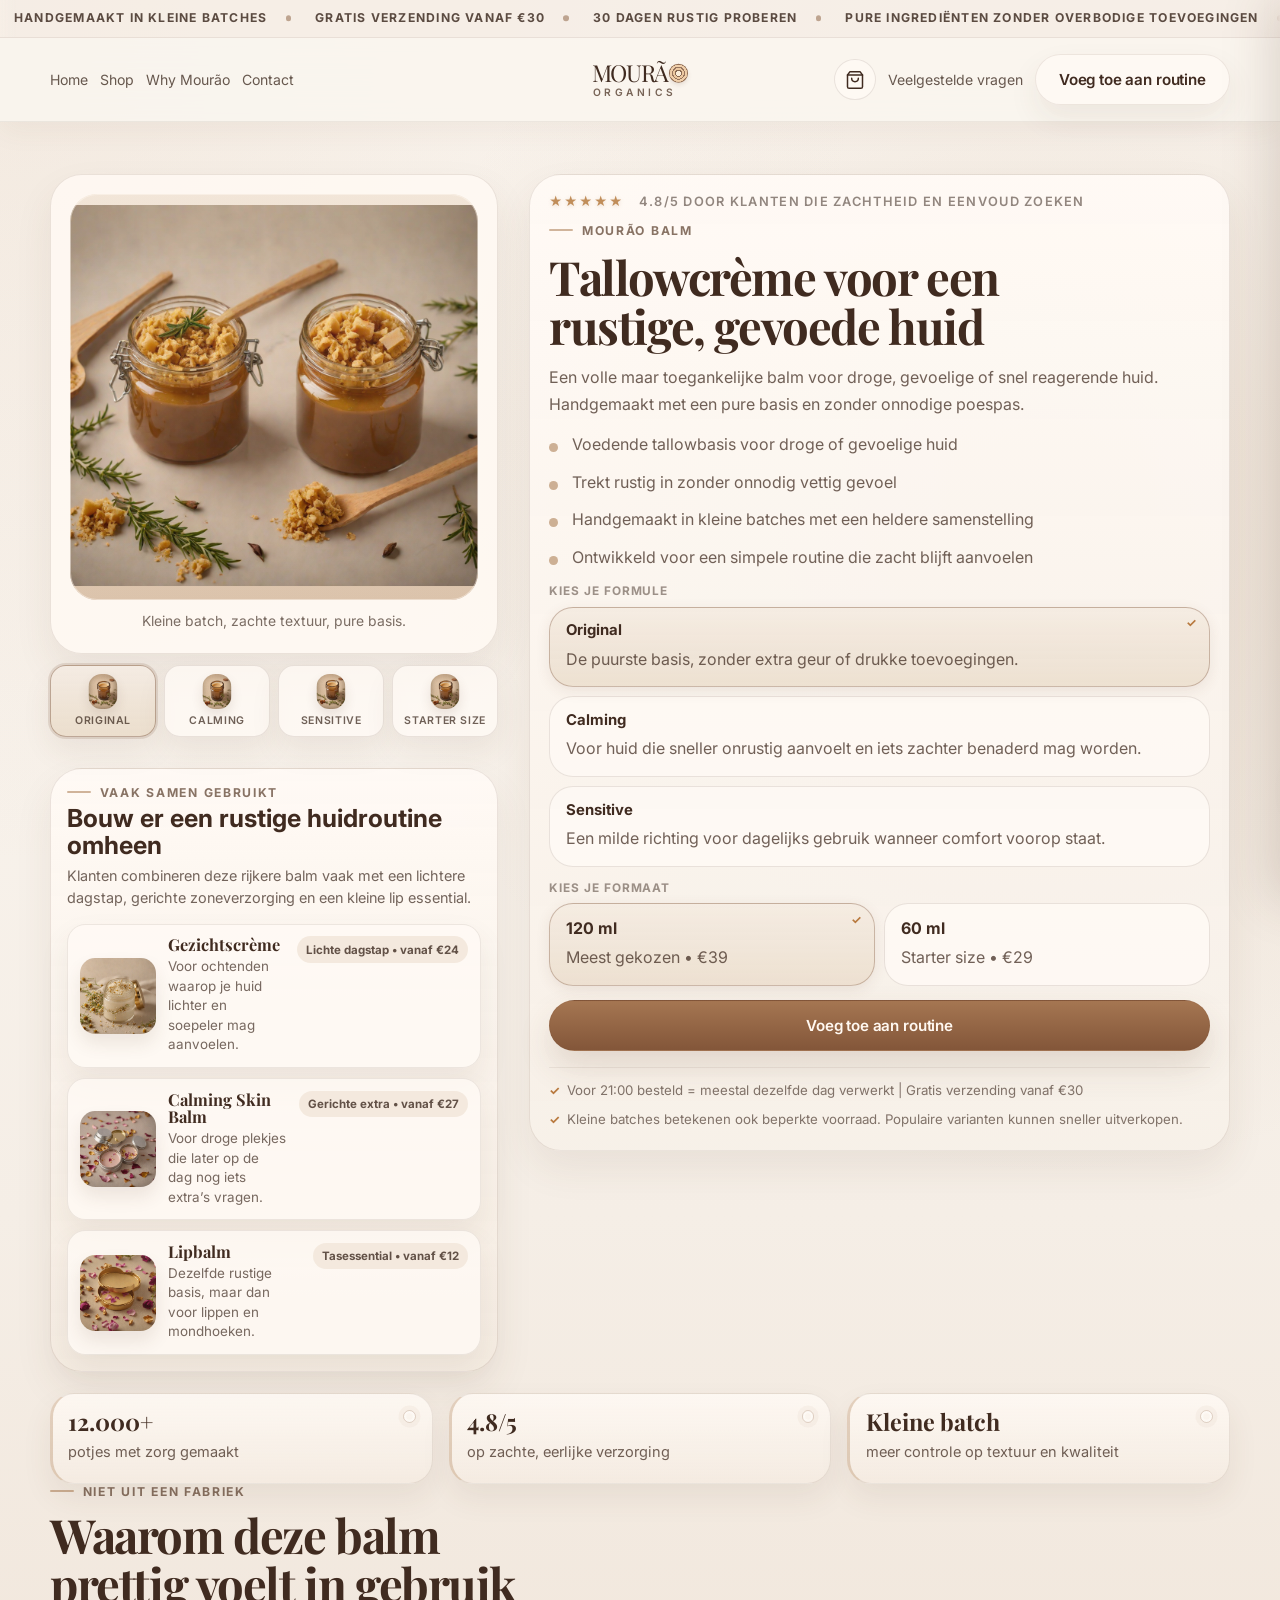
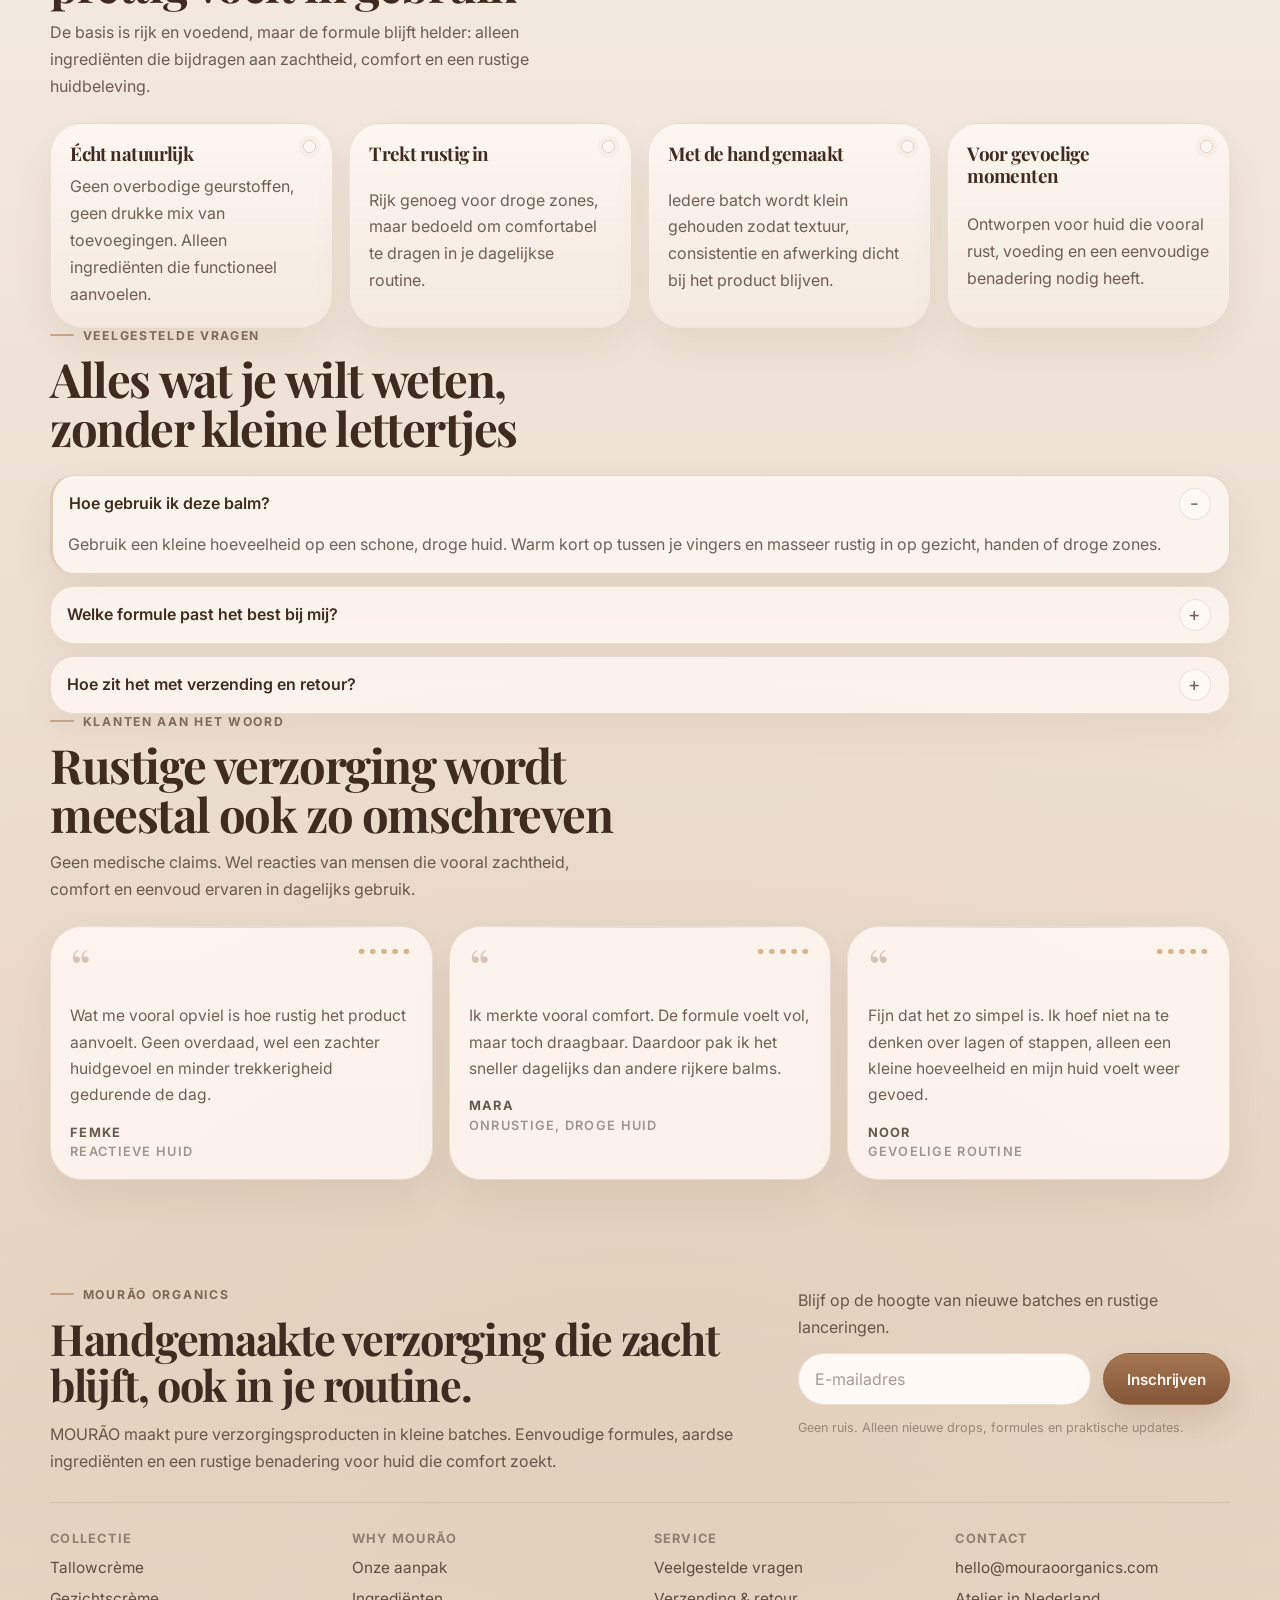
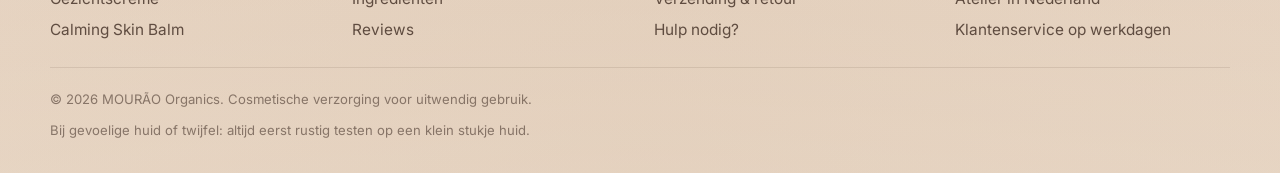
<file: product.html>
<!doctype html>
<html lang="nl">
  <head>
    <meta charset="utf-8">
    <meta name="viewport" content="width=device-width,initial-scale=1">
    <meta name="theme-color" content="#F6F1EB">
    <title>Tallowcrème | MOURÃO Organics</title>
    <link rel="icon" href="favicon.ico" sizes="any">
    <link rel="preconnect" href="https://fonts.googleapis.com">
    <link rel="preconnect" href="https://fonts.gstatic.com" crossorigin>
    <link href="https://fonts.googleapis.com/css2?family=Inter:wght@400;500;600;700&family=Playfair+Display:wght@500;600;700&display=swap" rel="stylesheet">
    <link rel="stylesheet" href="assets/mourao-home.css">
  </head>
  <body class="mourao-theme" data-product-id="tallowcreme">
    <a class="visually-hidden" href="#MainContent">Ga naar de inhoud</a>

    <div class="mourao-announcement" aria-label="Winkelmeldingen">
      <div class="mourao-announcement__track">
        <div class="mourao-announcement__group">
          <span>Handgemaakt in kleine batches</span>
<span>Gratis verzending vanaf €30</span>
<span>30 dagen rustig proberen</span>
<span>Pure ingrediënten zonder overbodige toevoegingen</span>
        </div>
        <div class="mourao-announcement__group" aria-hidden="true">
          <span>Handgemaakt in kleine batches</span>
<span>Gratis verzending vanaf €30</span>
<span>30 dagen rustig proberen</span>
<span>Pure ingrediënten zonder overbodige toevoegingen</span>
        </div>
        <div class="mourao-announcement__group" aria-hidden="true">
          <span>Handgemaakt in kleine batches</span>
<span>Gratis verzending vanaf €30</span>
<span>30 dagen rustig proberen</span>
<span>Pure ingrediënten zonder overbodige toevoegingen</span>
        </div>
      </div>
    </div>

    <div class="mourao-site-shell">
      <header class="mourao-site-header">
        <div class="page-width mourao-site-header__inner">
          <nav class="mourao-header-nav" aria-label="Hoofdmenu">
            <a class="mourao-header-nav__link" href="index.html">Home</a>
            <a class="mourao-header-nav__link" href="index.html#producten">Shop</a>
            <a class="mourao-header-nav__link" href="index.html#waarom">Why Mourão</a>
            <a class="mourao-header-nav__link" href="#contact">Contact</a>
          </nav>

          <a class="mourao-wordmark" href="index.html" aria-label="MOURÃO Organics">
            <span class="mourao-wordmark__text-wrap" aria-hidden="true">
              <span class="mourao-wordmark__line">
                <span class="mourao-wordmark__text mourao-wordmark__text--ringed">
                  <span>MOURÃ</span>
                  <span class="mourao-ring-o"></span>
                </span>
              </span>
              <span class="mourao-wordmark__subline">Organics</span>
            </span>
          </a>

          <div class="mourao-header-meta">
            <a class="mourao-header-link" href="#faq">Veelgestelde vragen</a>
            <a class="mourao-button mourao-button--ghost" href="#shop">Voeg toe aan routine</a>
          </div>
        </div>
      </header>

      <main id="MainContent" role="main">
        <section class="mourao-section mourao-section--spacious mourao-product-page">
          <div class="page-width">
            <div class="mourao-product-layout">
              <div class="mourao-gallery mourao-reveal" style="--animation-order: 1;">
                <div class="mourao-gallery__main">
                  <div class="mourao-gallery__hero" style="--mourao-gallery-image: url('mourao-product-tallowcreme-hero.jpg');">
                    <div class="mourao-gallery__hero-glow"></div>
                  </div>
                  <p class="mourao-gallery__caption">Kleine batch, zachte textuur, pure basis.</p>
                </div>

                <div class="mourao-gallery__thumbs" aria-hidden="true">
                  <span class="mourao-gallery__thumb" style="--mourao-thumb-image: url('mourao-product-tallowcreme-thumb-1.jpg');">Original</span>
<span class="mourao-gallery__thumb" style="--mourao-thumb-image: url('mourao-product-tallowcreme-thumb-2.jpg');">Calming</span>
<span class="mourao-gallery__thumb" style="--mourao-thumb-image: url('mourao-product-tallowcreme-thumb-3.jpg');">Sensitive</span>
<span class="mourao-gallery__thumb" style="--mourao-thumb-image: url('mourao-product-tallowcreme-thumb-4.jpg');">Starter size</span>
                </div>
              </div>

              <div class="mourao-product-box mourao-reveal" style="--animation-order: 2;">
                <div class="mourao-rating">
                  <span class="mourao-stars" aria-hidden="true">★★★★★</span>
                  <span>4.8/5 door klanten die zachtheid en eenvoud zoeken</span>
                </div>

                <p class="mourao-eyebrow">MOURÃO balm</p>
                <h1 class="mourao-product-title">Tallowcrème voor een rustige, gevoede huid</h1>
                <p class="mourao-product-lead">Een volle maar toegankelijke balm voor droge, gevoelige of snel reagerende huid. Handgemaakt met een pure basis en zonder onnodige poespas.</p>

                <ul class="mourao-bullet-list mourao-bullet-list--compact">
                  <li>Voedende tallowbasis voor droge of gevoelige huid</li>
<li>Trekt rustig in zonder onnodig vettig gevoel</li>
<li>Handgemaakt in kleine batches met een heldere samenstelling</li>
<li>Ontwikkeld voor een simpele routine die zacht blijft aanvoelen</li>
                </ul>

                <div class="mourao-option-group">
                  <p class="mourao-option-group__label">Kies je formule</p>
                  <div class="mourao-option-list">
                    <div class="mourao-option">
                      <strong>Original</strong>
                      <span>De puurste basis, zonder extra geur of drukke toevoegingen.</span>
                    </div>
<div class="mourao-option">
                      <strong>Calming</strong>
                      <span>Voor huid die sneller onrustig aanvoelt en iets zachter benaderd mag worden.</span>
                    </div>
<div class="mourao-option">
                      <strong>Sensitive</strong>
                      <span>Een milde richting voor dagelijks gebruik wanneer comfort voorop staat.</span>
                    </div>
                  </div>
                </div>

                <div class="mourao-option-group">
                  <p class="mourao-option-group__label">Kies je formaat</p>
                  <div class="mourao-option-list mourao-option-list--sizes">
                    <div class="mourao-option mourao-option--size">
                      <strong>120 ml</strong>
                      <span>Meest gekozen • €39</span>
                    </div>
<div class="mourao-option mourao-option--size">
                      <strong>60 ml</strong>
                      <span>Starter size • €29</span>
                    </div>
                  </div>
                </div>

                <a id="shop" class="mourao-button mourao-button--full" href="#">Voeg toe aan routine</a>

                <div class="mourao-product-notes">
                  <p>Voor 21:00 besteld = meestal dezelfde dag verwerkt | Gratis verzending vanaf €30</p>
                  <p>Kleine batches betekenen ook beperkte voorraad. Populaire varianten kunnen sneller uitverkopen.</p>
                </div>
              </div>
              <div class="mourao-related-panel mourao-reveal" style="--animation-order: 2;">
                  <div class="mourao-related-panel__header">
                    <p class="mourao-eyebrow">Vaak samen gebruikt</p>
                    <h2 class="mourao-related-panel__title">Bouw er een rustige huidroutine omheen</h2>
                    <p class="mourao-related-panel__text">Klanten combineren deze rijkere balm vaak met een lichtere dagstap, gerichte zoneverzorging en een kleine lip essential.</p>
                  </div>

                  <div class="mourao-related-list">
                    <a class="mourao-related-card" href="gezichtscreme.html">
                      <span class="mourao-related-card__media" style="--mourao-related-image: url('mourao-product-gezichtscreme-card.jpg');" aria-hidden="true"></span>
                      <span class="mourao-related-card__body">
                        <strong>Gezichtscrème</strong>
                        <span>Voor ochtenden waarop je huid lichter en soepeler mag aanvoelen.</span>
                      </span>
                      <span class="mourao-related-card__meta">Lichte dagstap • vanaf €24</span>
                    </a>
<a class="mourao-related-card" href="calming-skin-balm.html">
                      <span class="mourao-related-card__media" style="--mourao-related-image: url('mourao-product-calming-skin-balm-card.jpg');" aria-hidden="true"></span>
                      <span class="mourao-related-card__body">
                        <strong>Calming Skin Balm</strong>
                        <span>Voor droge plekjes die later op de dag nog iets extra’s vragen.</span>
                      </span>
                      <span class="mourao-related-card__meta">Gerichte extra • vanaf €27</span>
                    </a>
<a class="mourao-related-card" href="lipbalm.html">
                      <span class="mourao-related-card__media" style="--mourao-related-image: url('mourao-product-lipbalm-card.jpg');" aria-hidden="true"></span>
                      <span class="mourao-related-card__body">
                        <strong>Lipbalm</strong>
                        <span>Dezelfde rustige basis, maar dan voor lippen en mondhoeken.</span>
                      </span>
                      <span class="mourao-related-card__meta">Tasessential • vanaf €12</span>
                    </a>
                  </div>
                </div>
            </div>

            <div class="mourao-proof-strip">
              <div class="mourao-proof-card">
                <strong>12.000+</strong>
                <span>potjes met zorg gemaakt</span>
              </div>
<div class="mourao-proof-card">
                <strong>4.8/5</strong>
                <span>op zachte, eerlijke verzorging</span>
              </div>
<div class="mourao-proof-card">
                <strong>Kleine batch</strong>
                <span>meer controle op textuur en kwaliteit</span>
              </div>
            </div>



            <div class="mourao-section-header">
              <p class="mourao-eyebrow">Niet uit een fabriek</p>
              <h2 class="mourao-section-title">Waarom deze balm prettig voelt in gebruik</h2>
              <p class="mourao-section-copy">De basis is rijk en voedend, maar de formule blijft helder: alleen ingrediënten die bijdragen aan zachtheid, comfort en een rustige huidbeleving.</p>
            </div>

            <div class="mourao-detail-grid">
              <article class="mourao-detail-card">
                <h3>Écht natuurlijk</h3>
                <p>Geen overbodige geurstoffen, geen drukke mix van toevoegingen. Alleen ingrediënten die functioneel aanvoelen.</p>
              </article>
<article class="mourao-detail-card">
                <h3>Trekt rustig in</h3>
                <p>Rijk genoeg voor droge zones, maar bedoeld om comfortabel te dragen in je dagelijkse routine.</p>
              </article>
<article class="mourao-detail-card">
                <h3>Met de hand gemaakt</h3>
                <p>Iedere batch wordt klein gehouden zodat textuur, consistentie en afwerking dicht bij het product blijven.</p>
              </article>
<article class="mourao-detail-card">
                <h3>Voor gevoelige momenten</h3>
                <p>Ontworpen voor huid die vooral rust, voeding en een eenvoudige benadering nodig heeft.</p>
              </article>
            </div>

            <div class="mourao-section-header" id="faq">
              <p class="mourao-eyebrow">Veelgestelde vragen</p>
              <h2 class="mourao-section-title">Alles wat je wilt weten, zonder kleine lettertjes</h2>
            </div>

            <div class="mourao-faq-list">
              <details class="mourao-faq-item" open>
                <summary>Hoe gebruik ik deze balm?</summary>
                <div class="mourao-faq-item__content">
                  <p>Gebruik een kleine hoeveelheid op een schone, droge huid. Warm kort op tussen je vingers en masseer rustig in op gezicht, handen of droge zones.</p>
                </div>
              </details>
<details class="mourao-faq-item" >
                <summary>Welke formule past het best bij mij?</summary>
                <div class="mourao-faq-item__content">
                  <p>Original is de meest pure basis. Sensitive is bedoeld voor dagelijks comfort. Calming voelt passend voor huid die sneller uit balans raakt en meer rust zoekt.</p>
                </div>
              </details>
<details class="mourao-faq-item" >
                <summary>Hoe zit het met verzending en retour?</summary>
                <div class="mourao-faq-item__content">
                  <p>Bestellingen worden vanuit Nederland verwerkt. Vanaf €30 verzenden we gratis. Je krijgt 30 dagen om rustig te kijken of het product in je routine past.</p>
                </div>
              </details>
            </div>

            <div class="mourao-section-header">
              <p class="mourao-eyebrow">Klanten aan het woord</p>
              <h2 class="mourao-section-title">Rustige verzorging wordt meestal ook zo omschreven</h2>
              <p class="mourao-section-copy">Geen medische claims. Wel reacties van mensen die vooral zachtheid, comfort en eenvoud ervaren in dagelijks gebruik.</p>
            </div>

            <div class="mourao-grid mourao-grid--reviews">
              <article class="mourao-review-card mourao-reveal" style="--animation-order: 1;">
                <div class="mourao-review-card__quote" aria-hidden="true">“</div>
                <p class="mourao-review-card__text">Wat me vooral opviel is hoe rustig het product aanvoelt. Geen overdaad, wel een zachter huidgevoel en minder trekkerigheid gedurende de dag.</p>
                <div class="mourao-review-card__meta">
                  <p class="mourao-review-card__author">Femke</p>
                  <p class="mourao-review-card__context">Reactieve huid</p>
                </div>
              </article>
<article class="mourao-review-card mourao-reveal" style="--animation-order: 2;">
                <div class="mourao-review-card__quote" aria-hidden="true">“</div>
                <p class="mourao-review-card__text">Ik merkte vooral comfort. De formule voelt vol, maar toch draagbaar. Daardoor pak ik het sneller dagelijks dan andere rijkere balms.</p>
                <div class="mourao-review-card__meta">
                  <p class="mourao-review-card__author">Mara</p>
                  <p class="mourao-review-card__context">Onrustige, droge huid</p>
                </div>
              </article>
<article class="mourao-review-card mourao-reveal" style="--animation-order: 3;">
                <div class="mourao-review-card__quote" aria-hidden="true">“</div>
                <p class="mourao-review-card__text">Fijn dat het zo simpel is. Ik hoef niet na te denken over lagen of stappen, alleen een kleine hoeveelheid en mijn huid voelt weer gevoed.</p>
                <div class="mourao-review-card__meta">
                  <p class="mourao-review-card__author">Noor</p>
                  <p class="mourao-review-card__context">Gevoelige routine</p>
                </div>
              </article>
            </div>
          </div>
        </section>
      </main>

      <footer id="contact" class="mourao-site-footer">
        <div class="page-width">
          <div class="mourao-site-footer__top">
            <div class="mourao-site-footer__brand">
              <p class="mourao-eyebrow">MOURÃO Organics</p>
              <h2 class="mourao-site-footer__title">Handgemaakte verzorging die zacht blijft, ook in je routine.</h2>
              <p class="mourao-site-footer__text">MOURÃO maakt pure verzorgingsproducten in kleine batches. Eenvoudige formules, aardse ingrediënten en een rustige benadering voor huid die comfort zoekt.</p>
            </div>

            <form class="mourao-footer-form" action="#" method="post">
              <label class="mourao-footer-form__label" for="FooterEmailProduct">Blijf op de hoogte van nieuwe batches en rustige lanceringen.</label>
              <div class="mourao-footer-form__row">
                <input id="FooterEmailProduct" class="mourao-input" type="email" name="email" placeholder="E-mailadres">
                <button class="mourao-button" type="submit">Inschrijven</button>
              </div>
              <p class="mourao-site-footer__meta">Geen ruis. Alleen nieuwe drops, formules en praktische updates.</p>
            </form>
          </div>

          <div class="mourao-site-footer__grid">
            <div class="mourao-site-footer__column">
              <h3 class="mourao-site-footer__heading">Collectie</h3>
              <a href="product.html">Tallowcrème</a>
              <a href="gezichtscreme.html">Gezichtscrème</a>
              <a href="calming-skin-balm.html">Calming Skin Balm</a>
            </div>

            <div class="mourao-site-footer__column">
              <h3 class="mourao-site-footer__heading">Why Mourão</h3>
              <a href="index.html#waarom">Onze aanpak</a>
              <a href="index.html#waarom">Ingrediënten</a>
              <a href="index.html#reviews">Reviews</a>
            </div>

            <div class="mourao-site-footer__column">
              <h3 class="mourao-site-footer__heading">Service</h3>
              <a href="#faq">Veelgestelde vragen</a>
              <a href="#shop">Verzending & retour</a>
              <a href="#contact">Hulp nodig?</a>
            </div>

            <div class="mourao-site-footer__column">
              <h3 class="mourao-site-footer__heading">Contact</h3>
              <p>hello@mouraoorganics.com</p>
              <p>Atelier in Nederland</p>
              <p>Klantenservice op werkdagen</p>
            </div>
          </div>

          <div class="mourao-site-footer__bottom">
            <p>© 2026 MOURÃO Organics. Cosmetische verzorging voor uitwendig gebruik.</p>
            <p>Bij gevoelige huid of twijfel: altijd eerst rustig testen op een klein stukje huid.</p>
          </div>
        </div>
      </footer>
    </div>
    <script src="assets/mourao-cart.js"></script>
  </body>
</html>
</file>
<file: assets/mourao-home.css>
:root {
  --mourao-bg: #f5eee6;
  --mourao-bg-deep: #e4cfbb;
  --mourao-surface: rgba(255, 250, 244, 0.84);
  --mourao-surface-strong: rgba(240, 228, 214, 0.94);
  --mourao-surface-soft: rgba(247, 240, 231, 0.82);
  --mourao-text: #402b20;
  --mourao-text-soft: rgba(64, 43, 32, 0.74);
  --mourao-accent: #9a6c48;
  --mourao-accent-deep: #734a30;
  --mourao-border: rgba(92, 63, 42, 0.12);
  --mourao-shadow: 0 24px 58px rgba(92, 63, 42, 0.11);
  --mourao-shadow-soft: 0 14px 30px rgba(92, 63, 42, 0.08);
  --mourao-radius-xl: 2rem;
  --mourao-radius-lg: 1.5rem;
  --mourao-radius-md: 1rem;
  --mourao-radius-pill: 999px;
  --mourao-page-width: min(1180px, calc(100% - 1.5rem));
  --mourao-transition: 220ms ease;
}

*,
*::before,
*::after {
  box-sizing: border-box;
}

html {
  scroll-behavior: smooth;
}

body {
  margin: 0;
  color: var(--mourao-text);
  font-family: "Inter", sans-serif;
  overflow-x: hidden;
  background:
    radial-gradient(circle at top left, rgba(202, 168, 136, 0.18), transparent 24%),
    radial-gradient(circle at 82% 15%, rgba(174, 130, 88, 0.18), transparent 22%),
    radial-gradient(circle at 50% 100%, rgba(173, 130, 92, 0.12), transparent 34%),
    linear-gradient(180deg, #fcf8f3 0%, var(--mourao-bg) 36%, var(--mourao-bg-deep) 100%);
}

img {
  display: block;
  max-width: 100%;
  height: auto;
}

a {
  color: inherit;
  text-decoration: none;
}

button,
input,
select,
textarea {
  font: inherit;
}

[id] {
  scroll-margin-top: 7rem;
}

.visually-hidden {
  position: absolute !important;
  width: 1px;
  height: 1px;
  padding: 0;
  margin: -1px;
  overflow: hidden;
  clip: rect(0, 0, 0, 0);
  white-space: nowrap;
  border: 0;
}

.page-width {
  width: var(--mourao-page-width);
  margin: 0 auto;
}

.mourao-site-shell {
  position: relative;
  overflow: clip;
}

.mourao-announcement {
  position: relative;
  overflow: hidden;
  padding-inline: 0.9rem;
  --mourao-announcement-duration: 24s;
  border-bottom: 1px solid rgba(84, 58, 40, 0.08);
  background: rgba(246, 238, 230, 0.88);
  color: rgba(61, 43, 33, 0.84);
  font-size: 0.72rem;
  font-weight: 700;
  letter-spacing: 0.1em;
  line-height: 1.2;
  text-transform: uppercase;
}

.mourao-announcement::before,
.mourao-announcement::after {
  content: "";
  position: absolute;
  top: 0;
  bottom: 0;
  width: 1rem;
  z-index: 1;
  pointer-events: none;
}

.mourao-announcement::before {
  left: 0;
  background: linear-gradient(90deg, rgba(246, 238, 230, 0.96) 0%, rgba(246, 238, 230, 0) 100%);
}

.mourao-announcement::after {
  right: 0;
  background: linear-gradient(270deg, rgba(246, 238, 230, 0.96) 0%, rgba(246, 238, 230, 0) 100%);
}

.mourao-announcement__track {
  display: flex;
  align-items: center;
  width: max-content;
  min-width: max-content;
  padding: 0.7rem 0;
  will-change: transform;
  animation: mourao-marquee var(--mourao-announcement-duration) linear infinite;
}

.mourao-announcement__group {
  display: flex;
  align-items: center;
  flex: 0 0 auto;
  gap: 0;
  padding-inline-end: 0;
}

.mourao-announcement__group span {
  position: relative;
  display: inline-flex;
  align-items: center;
  white-space: nowrap;
  padding-right: 1.5rem;
  margin-right: 1.5rem;
}

.mourao-announcement__group span::after {
  content: "";
  position: absolute;
  right: 0;
  top: 50%;
  width: 0.36rem;
  height: 0.36rem;
  border-radius: 50%;
  background: rgba(142, 102, 70, 0.54);
  transform: translateY(-50%);
}

@keyframes mourao-marquee {
  from {
    transform: translateX(0);
  }

  to {
    transform: translateX(calc(-100% / 3));
  }
}

.mourao-site-header {
  position: sticky;
  top: 0;
  z-index: 30;
  backdrop-filter: blur(18px);
  background: rgba(250, 245, 239, 0.9);
  border-bottom: 1px solid rgba(84, 58, 40, 0.08);
  box-shadow: 0 10px 26px rgba(100, 71, 47, 0.05);
}

.mourao-site-header__inner {
  display: grid;
  grid-template-columns: minmax(0, 1fr) auto;
  gap: 0.9rem;
  padding: 1rem 0;
  align-items: center;
}

.mourao-wordmark {
  display: inline-flex;
  align-items: center;
  gap: 0.85rem;
  justify-self: start;
  order: 1;
  min-width: 0;
}

.mourao-wordmark__line {
  display: block;
  line-height: 1;
}

.mourao-wordmark__image {
  width: 3.6rem;
  height: 3.6rem;
  border-radius: 50%;
  flex: 0 0 auto;
  object-fit: cover;
  border: 1px solid rgba(115, 74, 48, 0.16);
  box-shadow: 0 10px 22px rgba(99, 70, 47, 0.12);
  transition: transform var(--mourao-transition), box-shadow var(--mourao-transition);
}

.mourao-wordmark:hover .mourao-wordmark__image {
  transform: scale(1.04);
  box-shadow: 0 14px 28px rgba(99, 70, 47, 0.18);
}

.mourao-wordmark__text-wrap {
  display: grid;
  gap: 0.14rem;
  min-width: 0;
}

.mourao-wordmark__text {
  font-family: "Playfair Display", serif;
  font-size: 1.28rem;
  letter-spacing: -0.055em;
  line-height: 0.92;
}

.mourao-wordmark__text--ringed {
  display: inline-flex;
  align-items: flex-end;
  gap: 0.02em;
  text-transform: uppercase;
  white-space: nowrap;
}

.mourao-ring-o {
  display: inline-grid;
  place-items: center;
  width: 0.82em;
  height: 0.82em;
  margin-left: 0.03em;
  border-radius: 50%;
  background:
    radial-gradient(circle at center, rgba(251, 237, 217, 0.98) 0 0.11em, rgba(111, 73, 47, 0.82) 0.11em 0.16em, rgba(235, 198, 157, 0.96) 0.16em 0.23em, rgba(123, 80, 52, 0.78) 0.23em 0.28em, rgba(239, 205, 167, 0.96) 0.28em 0.37em, rgba(132, 87, 56, 0.8) 0.37em 0.42em, rgba(244, 214, 180, 0.98) 0.42em 100%);
  box-shadow:
    inset 0 0 0 1px rgba(106, 73, 49, 0.18),
    0 0.1em 0.18em rgba(104, 71, 47, 0.14);
  transform: translateY(-0.01em);
}

.mourao-wordmark__subline {
  padding-left: 0.08rem;
  color: rgba(78, 53, 37, 0.76);
  font-size: 0.61rem;
  font-weight: 600;
  letter-spacing: 0.34em;
  text-transform: uppercase;
}

.mourao-wordmark__sub {
  color: var(--mourao-text-soft);
  font-size: 0.62rem;
  letter-spacing: 0.2em;
  text-transform: uppercase;
}

.mourao-header-nav {
  grid-column: 1 / -1;
  display: flex;
  flex-wrap: nowrap;
  gap: 0.75rem;
  align-items: center;
  overflow-x: auto;
  overscroll-behavior-x: contain;
  order: 3;
  margin-top: 0.1rem;
  padding-top: 0.2rem;
  padding-bottom: 0.2rem;
  border-top: 1px solid rgba(84, 58, 40, 0.08);
  scrollbar-width: none;
}

.mourao-header-nav::-webkit-scrollbar {
  display: none;
}

.mourao-header-nav__link,
.mourao-header-link {
  position: relative;
  color: rgba(61, 43, 33, 0.78);
  font-size: 0.88rem;
  white-space: nowrap;
  transition: color var(--mourao-transition);
}

.mourao-header-nav__link::after,
.mourao-header-link::after {
  content: "";
  position: absolute;
  right: 0;
  bottom: -0.28rem;
  left: 0;
  height: 1px;
  background: rgba(115, 74, 48, 0.34);
  transform: scaleX(0);
  transform-origin: left center;
  transition: transform var(--mourao-transition);
}

.mourao-header-nav__link:hover,
.mourao-header-nav__link:focus-visible,
.mourao-header-link:hover,
.mourao-header-link:focus-visible {
  color: var(--mourao-accent-deep);
}

.mourao-header-nav__link:hover::after,
.mourao-header-nav__link:focus-visible::after,
.mourao-header-link:hover::after,
.mourao-header-link:focus-visible::after {
  transform: scaleX(1);
}

.mourao-header-meta {
  display: flex;
  flex-wrap: nowrap;
  gap: 0.75rem;
  align-items: center;
  order: 2;
  justify-self: end;
}

.mourao-section {
  padding: 1.25rem 0;
}

.mourao-section--spacious {
  padding: 2.45rem 0;
}

.mourao-heading,
.mourao-section-title,
.mourao-product-title,
.mourao-product-card__title,
.mourao-story-card__title,
.mourao-hero__note-title,
.mourao-site-footer__title,
.mourao-ingredient-row__title,
.mourao-detail-card h3 {
  margin: 0;
  font-family: "Playfair Display", serif;
  letter-spacing: -0.03em;
}

.mourao-heading {
  font-size: clamp(2.45rem, 10vw, 4.3rem);
  line-height: 0.99;
  text-wrap: balance;
}

.mourao-section-title,
.mourao-product-title {
  font-size: clamp(1.75rem, 5vw, 2.95rem);
  line-height: 1.04;
  text-wrap: balance;
}

.mourao-eyebrow {
  margin: 0;
  color: rgba(90, 63, 45, 0.72);
  font-size: 0.76rem;
  font-weight: 700;
  letter-spacing: 0.14em;
  text-transform: uppercase;
}

.mourao-text,
.mourao-section-copy,
.mourao-hero__text,
.mourao-story-card__text,
.mourao-story-card__lead,
.mourao-story-card__footnote,
.mourao-product-card__text,
.mourao-review-card__text,
.mourao-ingredient-row__text,
.mourao-product-lead,
.mourao-site-footer__text,
.mourao-site-footer__meta,
.mourao-footer-form__label,
.mourao-detail-card p,
.mourao-gallery__caption,
.mourao-option span,
.mourao-proof-card span,
.mourao-product-notes p,
.mourao-faq-item__content p {
  margin: 0;
  color: var(--mourao-text-soft);
  line-height: 1.68;
}

.mourao-section-header {
  display: grid;
  gap: 0.7rem;
  max-width: 39rem;
  margin-bottom: 1.45rem;
}

.mourao-button {
  display: inline-flex;
  align-items: center;
  justify-content: center;
  min-height: 3.2rem;
  padding: 0.95rem 1.45rem;
  border: 1px solid rgba(119, 85, 58, 0.1);
  border-radius: var(--mourao-radius-pill);
  background: linear-gradient(180deg, #a57652 0%, #835639 100%);
  color: #fff8f1;
  font-size: 0.95rem;
  font-weight: 600;
  letter-spacing: -0.01em;
  transition:
    transform var(--mourao-transition),
    box-shadow var(--mourao-transition),
    background var(--mourao-transition);
  box-shadow: 0 16px 32px rgba(103, 73, 47, 0.16);
}

.mourao-button:hover,
.mourao-button:focus-visible {
  transform: translateY(-2px);
  box-shadow: 0 20px 36px rgba(103, 73, 47, 0.18);
}

.mourao-button--ghost {
  background: rgba(255, 250, 245, 0.78);
  color: var(--mourao-text);
  border-color: rgba(119, 85, 58, 0.12);
  box-shadow: var(--mourao-shadow-soft);
}

.mourao-button--ghost:hover,
.mourao-button--ghost:focus-visible {
  background: rgba(243, 232, 220, 0.94);
}

.mourao-button--full {
  width: 100%;
}

.mourao-inline-link {
  display: inline-flex;
  align-items: center;
  gap: 0.45rem;
  width: fit-content;
  white-space: nowrap;
  color: var(--mourao-accent-deep);
  font-size: 0.95rem;
  font-weight: 600;
}

.mourao-inline-link::after {
  content: "→";
  transition: transform var(--mourao-transition);
}

.mourao-inline-link:hover::after,
.mourao-inline-link:focus-visible::after {
  transform: translateX(3px);
}

.mourao-input {
  width: 100%;
  min-height: 3.2rem;
  padding: 0.85rem 1rem;
  border: 1px solid rgba(84, 58, 40, 0.14);
  border-radius: var(--mourao-radius-pill);
  background: rgba(255, 251, 247, 0.96);
  color: var(--mourao-text);
}

.mourao-input::placeholder {
  color: rgba(61, 43, 33, 0.46);
}

.mourao-pill {
  display: inline-flex;
  align-items: center;
  padding: 0.5rem 0.8rem;
  border: 1px solid rgba(84, 58, 40, 0.12);
  border-radius: var(--mourao-radius-pill);
  background: rgba(255, 250, 245, 0.86);
  color: rgba(61, 43, 33, 0.8);
  font-size: 0.74rem;
  font-weight: 700;
  letter-spacing: 0.08em;
  text-transform: uppercase;
}

.mourao-bullet-list {
  display: grid;
  gap: 0.75rem;
  margin: 0;
  padding: 0;
  list-style: none;
}

.mourao-bullet-list li {
  position: relative;
  padding-left: 1.4rem;
  color: var(--mourao-text-soft);
  line-height: 1.7;
}

.mourao-bullet-list li::before {
  content: "";
  position: absolute;
  left: 0;
  top: 0.7rem;
  width: 0.55rem;
  height: 0.55rem;
  border-radius: 50%;
  background: rgba(142, 102, 70, 0.48);
}

.mourao-bullet-list--compact li {
  line-height: 1.6;
}

.mourao-hero {
  padding-top: 0.5rem;
}

.mourao-hero__layout,
.mourao-story,
.mourao-product-layout {
  display: grid;
  gap: 1.2rem;
}

.mourao-hero__content {
  display: grid;
  gap: 0.95rem;
  max-width: 34rem;
}

.mourao-hero .mourao-heading {
  font-size: clamp(2.2rem, 8vw, 3.7rem);
  max-width: 10.5ch;
}

.mourao-hero__text {
  max-width: 34rem;
  font-size: clamp(1.02rem, 2.4vw, 1.14rem);
}

.mourao-hero__actions {
  display: flex;
  flex-wrap: wrap;
  gap: 0.75rem 1rem;
  align-items: center;
}

.mourao-chip-row {
  display: grid;
  gap: 0.7rem;
  margin-top: 0.2rem;
}

.mourao-chip {
  display: flex;
  align-items: flex-start;
  justify-content: space-between;
  gap: 0.75rem;
  min-height: 3.55rem;
  padding: 0.8rem 0.9rem;
  border: 1px solid rgba(84, 58, 40, 0.1);
  border-radius: var(--mourao-radius-pill);
  background: linear-gradient(180deg, rgba(255, 250, 245, 0.84) 0%, rgba(245, 236, 226, 0.74) 100%);
  box-shadow: var(--mourao-shadow-soft);
  font-size: 0.84rem;
  font-weight: 500;
}

.mourao-chip::after {
  content: "";
  width: 0.6rem;
  height: 0.6rem;
  border-radius: 50%;
  background: rgba(142, 102, 70, 0.44);
}

.mourao-hero__visual {
  display: grid;
  justify-items: center;
  width: 100%;
}

.mourao-hero__frame,
.mourao-product-box,
.mourao-gallery__main,
.mourao-product-video,
.mourao-related-panel,
.mourao-story-card,
.mourao-newsletter,
.mourao-cta-panel,
.mourao-panel,
.mourao-review-card,
.mourao-detail-card {
  border: 1px solid var(--mourao-border);
  border-radius: var(--mourao-radius-xl);
  background: var(--mourao-surface);
  box-shadow: 0 18px 38px rgba(92, 63, 42, 0.08);
}

.mourao-hero__frame {
  display: grid;
  gap: 0.85rem;
  width: 100%;
  max-width: 34rem;
  padding: 0.92rem;
  background: linear-gradient(180deg, rgba(252, 248, 244, 0.98) 0%, rgba(235, 221, 206, 0.96) 100%);
}

.mourao-hero__product-visual,
.mourao-gallery__hero {
  position: relative;
  display: grid;
  place-items: center;
  aspect-ratio: 4 / 3.08;
  min-height: 23rem;
  border-radius: calc(var(--mourao-radius-xl) - 0.3rem);
  background: linear-gradient(180deg, rgba(241, 228, 213, 0.98) 0%, rgba(222, 196, 170, 0.9) 100%);
  overflow: hidden;
  isolation: isolate;
}

.mourao-hero__video-media,
.mourao-hero__video-poster {
  position: absolute;
  inset: 0;
  width: 100%;
  height: 100%;
  display: block;
  object-fit: cover;
}

.mourao-hero__video-poster {
  display: none;
}

.mourao-hero__product-visual::before {
  content: "";
  position: absolute;
  inset: 0;
  z-index: 1;
  background:
    radial-gradient(circle at center, rgba(43, 28, 18, 0.22) 0%, rgba(43, 28, 18, 0.09) 18%, transparent 40%),
    linear-gradient(180deg, rgba(255, 248, 241, 0.06) 0%, rgba(69, 46, 31, 0.08) 100%);
  pointer-events: none;
}

.mourao-hero__product-visual::after {
  content: "";
  position: absolute;
  inset: 0;
  z-index: 1;
  background: radial-gradient(circle at 78% 18%, rgba(255, 248, 232, 0.18), transparent 24%);
  pointer-events: none;
}

.mourao-hero__video-shell {
  position: relative;
  z-index: 2;
  display: grid;
  place-items: center;
  min-width: min(62%, 19.5rem);
  padding: 1.05rem 1.5rem 0.96rem;
  border: 1px solid rgba(255, 247, 237, 0.24);
  border-radius: 1.45rem;
  background: linear-gradient(180deg, rgba(247, 240, 231, 0.18) 0%, rgba(96, 68, 46, 0.1) 100%);
  box-shadow: 0 18px 36px rgba(31, 22, 16, 0.2);
  backdrop-filter: blur(10px) saturate(1.08);
}

.mourao-wordmark--hero-video {
  justify-self: center;
  color: #fff9f0;
}

.mourao-wordmark--hero-video .mourao-wordmark__text-wrap {
  gap: 0.28rem;
  text-align: center;
}

.mourao-wordmark--hero-video .mourao-wordmark__text {
  font-size: clamp(2rem, 3.2vw, 2.9rem);
  color: #fffaf2;
  text-shadow:
    0 2px 16px rgba(35, 24, 17, 0.36),
    0 1px 2px rgba(35, 24, 17, 0.2);
}

.mourao-wordmark__subline--hero-video {
  padding-left: 0;
  color: rgba(255, 245, 232, 0.82);
  font-size: 0.66rem;
  letter-spacing: 0.34em;
  text-align: center;
  text-shadow: 0 1px 8px rgba(35, 24, 17, 0.28);
}

.mourao-hero__brand-card {
  position: relative;
  z-index: 1;
  display: grid;
  justify-items: center;
  gap: 0.9rem;
  width: min(82%, 19rem);
  padding: 1.5rem 1.15rem 1.25rem;
  border: 1px solid rgba(138, 103, 72, 0.14);
  border-radius: calc(var(--mourao-radius-xl) - 0.45rem);
  background: linear-gradient(180deg, rgba(252, 246, 240, 0.92) 0%, rgba(240, 223, 204, 0.84) 100%);
  box-shadow:
    inset 0 1px 0 rgba(255, 251, 247, 0.68),
    0 26px 46px rgba(87, 60, 39, 0.14);
  overflow: hidden;
  isolation: isolate;
}

.mourao-hero__brand-card::before {
  content: "";
  position: absolute;
  inset: 0;
  background:
    radial-gradient(circle at 50% 38%, rgba(255, 252, 248, 0.94) 0%, rgba(251, 241, 230, 0.8) 28%, rgba(224, 194, 162, 0.22) 74%, transparent 100%),
    repeating-radial-gradient(circle at 50% 38%, rgba(128, 89, 59, 0.08) 0 2px, transparent 2px 18px);
  opacity: 0.86;
  z-index: -1;
}

.mourao-wordmark--hero {
  justify-content: center;
}

.mourao-wordmark--hero .mourao-wordmark__text-wrap {
  justify-items: center;
}

.mourao-wordmark--hero .mourao-wordmark__text {
  font-size: clamp(2.5rem, 7vw, 3.7rem);
  letter-spacing: -0.06em;
}

.mourao-ring-o--hero {
  box-shadow:
    inset 0 0 0 1px rgba(106, 73, 49, 0.16),
    0 0.14em 0.24em rgba(104, 71, 47, 0.1);
}

.mourao-wordmark__subline--hero {
  padding-left: 0.18rem;
  font-size: 0.77rem;
  letter-spacing: 0.4em;
}

.mourao-wordmark__sub--hero {
  font-size: 0.66rem;
  letter-spacing: 0.22em;
}

.mourao-hero__brand-note {
  position: relative;
  max-width: 15rem;
  margin: 0;
  padding-top: 0.85rem;
  color: rgba(76, 53, 39, 0.78);
  text-align: center;
  line-height: 1.6;
}

.mourao-hero__brand-note::before {
  content: "";
  position: absolute;
  top: 0;
  left: 50%;
  width: 3rem;
  height: 1px;
  background: rgba(128, 89, 59, 0.28);
  transform: translateX(-50%);
}

.mourao-gallery__hero::after {
  content: "";
  position: absolute;
  inset: 0;
  border-radius: inherit;
  background-image:
    linear-gradient(180deg, rgba(255, 249, 242, 0.1) 0%, rgba(73, 48, 32, 0.04) 100%),
    var(--mourao-gallery-image, url("./mourao-logo.jpg"));
  background-position: center, center 46%;
  background-repeat: no-repeat, no-repeat;
  background-size: auto, 112%;
  box-shadow:
    inset 0 0 0 1px rgba(255, 249, 242, 0.46),
    0 24px 42px rgba(87, 60, 39, 0.16);
  z-index: 1;
}

.mourao-hero__note {
  display: grid;
  gap: 0.68rem;
  padding: 1rem;
  border-radius: calc(var(--mourao-radius-xl) - 0.45rem);
  background: linear-gradient(180deg, rgba(255, 250, 245, 0.86) 0%, rgba(245, 236, 226, 0.74) 100%);
  box-shadow: inset 0 1px 0 rgba(255, 255, 255, 0.45);
}

.mourao-hero__note-title {
  font-size: clamp(1.4rem, 5vw, 1.8rem);
  line-height: 1.1;
}

.mourao-trust-bar {
  display: grid;
  gap: 0.85rem;
  padding: 1rem;
  border: 1px solid var(--mourao-border);
  border-radius: calc(var(--mourao-radius-xl) + 0.2rem);
  background: rgba(255, 250, 245, 0.6);
  box-shadow: var(--mourao-shadow-soft);
}

.mourao-trust-bar__item {
  display: flex;
  align-items: center;
  gap: 0.85rem;
  padding: 1rem 1.05rem;
  border: 1px solid rgba(84, 58, 40, 0.08);
  border-radius: calc(var(--mourao-radius-pill) - 2px);
  background: rgba(255, 250, 245, 0.56);
  font-size: 0.95rem;
  font-weight: 500;
}

.mourao-trust-bar__item::before {
  content: "";
  flex: 0 0 auto;
  width: 0.72rem;
  height: 0.72rem;
  border-radius: 50%;
  background: rgba(142, 102, 70, 0.48);
}

.mourao-nature-video__panel {
  display: grid;
  gap: 1rem;
  padding: 1rem;
  border: 1px solid var(--mourao-border);
  border-radius: calc(var(--mourao-radius-xl) + 0.15rem);
  background: linear-gradient(180deg, rgba(251, 246, 240, 0.92) 0%, rgba(240, 225, 209, 0.86) 100%);
  box-shadow: 0 20px 44px rgba(88, 60, 39, 0.08);
}

.mourao-nature-video__copy {
  display: grid;
  gap: 0.75rem;
  align-content: center;
  max-width: 32rem;
}

.mourao-nature-video__frame {
  position: relative;
  min-height: 18rem;
  aspect-ratio: 16 / 10.2;
  border-radius: calc(var(--mourao-radius-xl) - 0.3rem);
  overflow: hidden;
  background: linear-gradient(180deg, rgba(241, 228, 213, 0.94) 0%, rgba(222, 196, 170, 0.9) 100%);
  box-shadow:
    inset 0 0 0 1px rgba(255, 249, 242, 0.5),
    0 22px 40px rgba(87, 60, 39, 0.12);
}

.mourao-nature-video__frame::before {
  content: "";
  position: absolute;
  inset: 0;
  z-index: 1;
  background:
    radial-gradient(circle at center, rgba(43, 28, 18, 0.24) 0%, rgba(43, 28, 18, 0.1) 19%, transparent 42%),
    radial-gradient(circle at 74% 24%, rgba(255, 244, 220, 0.18), transparent 22%);
  pointer-events: none;
}

.mourao-nature-video__frame::after {
  content: "";
  position: absolute;
  inset: 0;
  z-index: 1;
  background:
    linear-gradient(180deg, rgba(255, 248, 241, 0.08) 0%, rgba(97, 63, 39, 0.08) 100%),
    radial-gradient(circle at 78% 18%, rgba(255, 248, 232, 0.16), transparent 24%);
  pointer-events: none;
}

.mourao-nature-video__media,
.mourao-nature-video__poster {
  position: absolute;
  inset: 0;
  width: 100%;
  height: 100%;
  display: block;
  object-fit: cover;
}

.mourao-nature-video__poster {
  display: none;
}

.mourao-nature-video__logo-shell {
  position: absolute;
  top: 50%;
  left: 50%;
  z-index: 2;
  display: grid;
  place-items: center;
  min-width: min(62%, 18rem);
  padding: 0.95rem 1.35rem 0.88rem;
  border: 1px solid rgba(255, 247, 237, 0.24);
  border-radius: 1.45rem;
  background: linear-gradient(180deg, rgba(247, 240, 231, 0.18) 0%, rgba(96, 68, 46, 0.1) 100%);
  box-shadow: 0 18px 36px rgba(31, 22, 16, 0.2);
  backdrop-filter: blur(10px) saturate(1.08);
  transform: translate(-50%, -50%);
}

.mourao-wordmark--video {
  justify-self: center;
  color: #fff9f0;
}

.mourao-wordmark--video .mourao-wordmark__text-wrap {
  gap: 0.28rem;
  text-align: center;
}

.mourao-wordmark--video .mourao-wordmark__text {
  font-size: clamp(1.8rem, 3vw, 2.55rem);
  color: #fffaf2;
  text-shadow:
    0 2px 16px rgba(35, 24, 17, 0.36),
    0 1px 2px rgba(35, 24, 17, 0.2);
}

.mourao-wordmark__subline--video {
  padding-left: 0;
  color: rgba(255, 245, 232, 0.82);
  font-size: 0.62rem;
  letter-spacing: 0.34em;
  text-align: center;
  text-shadow: 0 1px 8px rgba(35, 24, 17, 0.28);
}

.mourao-product-list {
  display: grid;
  gap: 1.1rem;
}

.mourao-product-card {
  display: grid;
  gap: 1rem;
  padding: 1.15rem;
  min-height: 100%;
  border: 1px solid var(--mourao-border);
  border-radius: var(--mourao-radius-xl);
  background: rgba(255, 250, 245, 0.76);
  box-shadow: 0 18px 44px rgba(82, 58, 38, 0.08);
  transition:
    transform 0.3s cubic-bezier(0.25, 0.46, 0.45, 0.94),
    box-shadow 0.3s cubic-bezier(0.25, 0.46, 0.45, 0.94),
    border-color 0.3s ease;
}

.mourao-product-card:hover,
.mourao-product-card:focus-within {
  transform: translateY(-6px);
  border-color: rgba(115, 74, 48, 0.20);
  box-shadow: 0 28px 60px rgba(82, 58, 38, 0.15);
}

.mourao-product-card__media {
  position: relative;
  aspect-ratio: 3 / 3.6;
  min-height: 0;
  border-radius: calc(var(--mourao-radius-xl) - 0.35rem);
  overflow: hidden;
  isolation: isolate;
}

.mourao-product-card__media::before {
  content: "";
  position: absolute;
  inset: 0;
  background:
    radial-gradient(circle at 50% 20%, rgba(255, 251, 247, 0.52) 0%, rgba(255, 251, 247, 0.06) 42%, transparent 62%),
    linear-gradient(180deg, rgba(242, 228, 212, 0.92) 0%, rgba(223, 194, 166, 0.86) 100%);
}

.mourao-product-card__media::after {
  content: "";
  position: absolute;
  inset: 0;
  border-radius: inherit;
  background-image:
    linear-gradient(180deg, rgba(255, 249, 242, 0.16) 0%, rgba(73, 48, 32, 0.07) 100%),
    var(--mourao-product-media-image, url("./mourao-logo.jpg"));
  background-position: center, center 46%;
  background-repeat: no-repeat, no-repeat;
  background-size: cover, cover;
  background-position: center, center;
  box-shadow:
    inset 0 0 0 1px rgba(255, 249, 242, 0.42),
    0 18px 28px rgba(87, 60, 39, 0.12);
  opacity: 0.98;
  transition: transform 0.55s cubic-bezier(0.25, 0.46, 0.45, 0.94);
}

.mourao-product-card:hover .mourao-product-card__media::after,
.mourao-product-card:focus-within .mourao-product-card__media::after {
  transform: scale(1.07);
}

.mourao-product-card__media--2::before {
  background:
    radial-gradient(circle at 50% 30%, rgba(255, 251, 247, 0.76) 0%, rgba(255, 251, 247, 0.12) 48%, transparent 49%),
    linear-gradient(180deg, rgba(239, 223, 205, 0.96) 0%, rgba(212, 179, 146, 0.92) 100%);
}

.mourao-product-card__media--3::before {
  background:
    radial-gradient(circle at 50% 30%, rgba(255, 251, 247, 0.76) 0%, rgba(255, 251, 247, 0.12) 48%, transparent 49%),
    linear-gradient(180deg, rgba(247, 238, 229, 0.98) 0%, rgba(228, 198, 169, 0.92) 100%);
}

.mourao-product-card__media--4::before {
  background:
    radial-gradient(circle at 50% 30%, rgba(255, 251, 247, 0.76) 0%, rgba(255, 251, 247, 0.12) 48%, transparent 49%),
    linear-gradient(180deg, rgba(236, 216, 191, 0.98) 0%, rgba(205, 171, 140, 0.92) 100%);
}

.mourao-product-card__jar {
  display: none;
}

.mourao-product-card__jar::before {
  content: none;
}

.mourao-product-card__jar::after {
  content: none;
}

.mourao-product-card__body {
  display: grid;
  grid-template-rows: auto auto 1fr auto;
  gap: 0.88rem;
}

.mourao-product-card .mourao-inline-link {
  display: inline-flex;
  align-items: center;
  gap: 0.4rem;
  padding: 0.6rem 1.1rem;
  border: 1.5px solid rgba(84, 58, 40, 0.22);
  border-radius: var(--mourao-radius-pill);
  background: rgba(255, 251, 247, 0.9);
  font-size: 0.88rem;
  font-weight: 600;
  letter-spacing: 0.01em;
  transition: background var(--mourao-transition), border-color var(--mourao-transition), transform var(--mourao-transition);
}

.mourao-product-card .mourao-inline-link:hover {
  background: rgba(115, 74, 48, 0.08);
  border-color: rgba(115, 74, 48, 0.36);
  transform: translateX(2px);
}

.mourao-product-card__badges {
  display: flex;
  flex-wrap: wrap;
  gap: 0.6rem;
  align-items: center;
}

.mourao-product-card__meta,
.mourao-rating,
.mourao-option-group__label,
.mourao-review-card__author,
.mourao-review-card__context,
.mourao-site-footer__heading {
  font-size: 0.8rem;
  letter-spacing: 0.1em;
  text-transform: uppercase;
}

.mourao-product-card__meta {
  color: rgba(61, 43, 33, 0.56);
  font-weight: 600;
}

.mourao-product-card__title {
  font-size: 1.55rem;
  line-height: 1.08;
  text-wrap: balance;
}

.mourao-product-card__text {
  font-size: 0.97rem;
}

.mourao-product-card__rating {
  display: flex;
  align-items: center;
  gap: 0.38rem;
  margin-top: -0.1rem;
}

.mourao-product-card__rating .mourao-stars {
  font-size: 0.82rem;
  letter-spacing: 0.08em;
}

.mourao-product-card__rating-label {
  color: rgba(61, 43, 33, 0.5);
  font-size: 0.76rem;
  font-weight: 600;
  letter-spacing: 0.04em;
}

.mourao-story-card {
  display: grid;
  gap: 1rem;
  padding: 1.35rem;
  background: linear-gradient(180deg, rgba(241, 230, 218, 0.92) 0%, rgba(231, 215, 197, 0.92) 100%);
  box-shadow: 0 22px 50px rgba(85, 58, 36, 0.09);
  position: relative;
  overflow: hidden;
}

.mourao-panel {
  position: relative;
  overflow: hidden;
}

.mourao-bestsellers .mourao-panel {
  display: grid;
  gap: 1.1rem;
  padding: 1.6rem;
  background: linear-gradient(145deg, rgba(245, 234, 218, 0.72) 0%, rgba(255, 248, 239, 0.88) 55%, rgba(238, 220, 197, 0.60) 100%);
  border: 1px solid rgba(184, 148, 108, 0.18);
}

.mourao-bestsellers .mourao-section-header {
  margin-bottom: 0;
}

.mourao-story-card::after,
.mourao-newsletter::after,
.mourao-cta-panel::after,
.mourao-panel::after {
  content: "";
  position: absolute;
  right: -2rem;
  bottom: -2.25rem;
  width: 8.5rem;
  aspect-ratio: 1;
  border-radius: 50%;
  background:
    radial-gradient(circle at center, rgba(255, 252, 248, 0.46) 0%, rgba(255, 252, 248, 0) 42%),
    repeating-radial-gradient(circle at center, rgba(149, 110, 79, 0.055) 0 2px, transparent 2px 14px);
  opacity: 0.9;
  pointer-events: none;
}

.mourao-story .mourao-section-header {
  margin-bottom: 0;
}

.mourao-ingredient-section__story {
  margin-bottom: 1.7rem;
}

.mourao-ingredient-section__header {
  margin-bottom: 1rem;
}

.mourao-story-card__lead {
  color: rgba(61, 43, 33, 0.88);
  font-weight: 600;
}

.mourao-story-card__title {
  font-size: clamp(1.65rem, 4.4vw, 2.2rem);
  line-height: 1.1;
}

.mourao-story-card__list {
  display: grid;
  gap: 0.7rem;
}

.mourao-story-card__list span {
  display: flex;
  align-items: center;
  justify-content: space-between;
  gap: 0.8rem;
  padding: 0.9rem 1rem;
  border: 1px solid rgba(84, 58, 40, 0.1);
  border-radius: var(--mourao-radius-pill);
  background: rgba(255, 250, 245, 0.76);
  font-size: 0.92rem;
  font-weight: 600;
}

.mourao-story-card__list span::after {
  content: "";
  width: 0.55rem;
  height: 0.55rem;
  border-radius: 50%;
  background: rgba(142, 102, 70, 0.44);
}

.mourao-ingredient-list,
.mourao-faq-list {
  display: grid;
  gap: 0.8rem;
}

.mourao-ingredient-row,
.mourao-faq-item {
  border: 1px solid rgba(84, 58, 40, 0.12);
  border-radius: var(--mourao-radius-lg);
  background: rgba(255, 250, 245, 0.76);
  box-shadow: 0 14px 36px rgba(82, 58, 38, 0.06);
}

.mourao-ingredient-row[open],
.mourao-faq-item[open] {
  border-color: rgba(115, 74, 48, 0.18);
  box-shadow: 0 18px 38px rgba(82, 58, 38, 0.09);
}

.mourao-ingredient-row__summary,
.mourao-faq-item summary {
  list-style: none;
  cursor: pointer;
}

.mourao-ingredient-row__summary::-webkit-details-marker,
.mourao-faq-item summary::-webkit-details-marker {
  display: none;
}

.mourao-ingredient-row__summary {
  display: grid;
  grid-template-columns: 4.8rem minmax(0, 1fr) auto;
  gap: 1rem;
  align-items: center;
  padding: 1.05rem;
}

.mourao-ingredient-row__media {
  position: relative;
  width: 5.6rem;
  height: 5.6rem;
  border-radius: 1.2rem;
  overflow: hidden;
  background: rgba(241, 232, 223, 0.96);
  background-size: cover;
  background-position: center;
  box-shadow: 0 2px 8px rgba(64, 43, 32, 0.10);
  flex-shrink: 0;
}

.mourao-ingredient-row__media::before,
.mourao-ingredient-row__media::after {
  display: none;
}

.mourao-ingredient-row__media--1 {
  background-image: url('mourao-ingredient-shea.jpg');
}

.mourao-ingredient-row__media--2 {
  background-image: url('mourao-ingredient-tallow.jpg');
}

.mourao-ingredient-row__media--3 {
  background-image: url('mourao-ingredient-bijenwas.jpg');
}

.mourao-ingredient-row__media--4 {
  background-image: url('mourao-ingredient-olien.jpg');
}

.mourao-ingredient-row__heading {
  display: grid;
  gap: 0.4rem;
}

.mourao-ingredient-row__title {
  font-size: clamp(1.35rem, 4vw, 1.9rem);
  line-height: 1.14;
}

.mourao-ingredient-row__kicker {
  margin: 0;
  color: rgba(61, 43, 33, 0.5);
  font-size: 0.75rem;
  letter-spacing: 0.1em;
  text-transform: uppercase;
}

.mourao-ingredient-row__toggle {
  display: inline-flex;
  align-items: center;
  justify-content: center;
  width: 2.2rem;
  height: 2.2rem;
  border: 1px solid rgba(84, 58, 40, 0.12);
  border-radius: 50%;
  background: rgba(255, 250, 245, 0.86);
  font-size: 1.45rem;
  font-weight: 300;
}

.mourao-ingredient-row__toggle::before {
  content: "+";
}

.mourao-ingredient-row[open] .mourao-ingredient-row__toggle::before {
  content: "-";
}

.mourao-ingredient-row__content {
  padding: 0 1.05rem 1.05rem 6.85rem;
}

.mourao-grid {
  display: grid;
  gap: 1rem;
}

.mourao-grid--reviews {
  grid-template-columns: 1fr;
}

.mourao-review-card {
  display: grid;
  gap: 1rem;
  padding: 1.4rem;
  align-content: start;
  position: relative;
  overflow: hidden;
}

.mourao-review-card::before {
  content: "";
  position: absolute;
  top: 0;
  right: 1.4rem;
  left: 1.4rem;
  height: 1px;
  background: linear-gradient(90deg, rgba(115, 74, 48, 0), rgba(115, 74, 48, 0.18), rgba(115, 74, 48, 0));
}

.mourao-review-card::after {
  content: "";
  position: absolute;
  top: 1.2rem;
  right: 1.2rem;
  width: 3.5rem;
  height: 0.7rem;
  background:
    radial-gradient(circle, rgba(192, 141, 89, 0.62) 0 0.16rem, transparent 0.18rem)
    0 50% / 0.7rem 100% repeat-x;
  opacity: 1;
}

.mourao-review-card__quote {
  color: rgba(142, 102, 70, 0.34);
  font-family: "Playfair Display", serif;
  font-size: 3.2rem;
  line-height: 0.8;
}

.mourao-review-card__text {
  font-size: 0.98rem;
}

.mourao-review-card__meta {
  display: grid;
  gap: 0.3rem;
}

.mourao-review-card__author {
  margin: 0;
  color: rgba(61, 43, 33, 0.78);
  font-weight: 700;
}

.mourao-review-card__context {
  margin: 0;
  color: rgba(61, 43, 33, 0.48);
  font-weight: 600;
}

.mourao-newsletter,
.mourao-cta-panel {
  display: grid;
  gap: 1.4rem;
  padding: 1.4rem;
  position: relative;
  overflow: hidden;
}

.mourao-newsletter {
  background: linear-gradient(180deg, rgba(240, 228, 215, 0.96) 0%, rgba(229, 211, 191, 0.96) 100%);
  border-left: 3px solid rgba(165, 115, 70, 0.36);
}

.mourao-newsletter__content,
.mourao-cta-panel__content,
.mourao-site-footer__brand {
  display: grid;
  gap: 0.8rem;
}

.mourao-newsletter__form,
.mourao-footer-form {
  display: grid;
  grid-template-columns: 1fr;
  gap: 0.8rem;
}

.mourao-footer-form__row {
  display: grid;
  gap: 0.8rem;
  align-items: center;
}

.mourao-cta-panel {
  align-items: center;
  background: linear-gradient(180deg, rgba(236, 223, 210, 0.96) 0%, rgba(223, 202, 180, 0.96) 100%);
}

.mourao-site-footer {
  padding: 3.5rem 0 2rem;
  background: linear-gradient(180deg, rgba(243, 234, 224, 0) 0%, rgba(238, 226, 212, 0.42) 100%);
}

.mourao-site-footer__top {
  display: grid;
  gap: 1.5rem;
  padding-bottom: 1.75rem;
  border-bottom: 1px solid rgba(84, 58, 40, 0.12);
}

.mourao-site-footer__title {
  font-size: clamp(1.8rem, 5vw, 2.7rem);
  line-height: 1.08;
}

.mourao-site-footer__grid {
  display: grid;
  gap: 1.7rem;
  padding: 1.75rem 0;
}

.mourao-site-footer__column {
  display: grid;
  gap: 0.75rem;
}

.mourao-site-footer__heading {
  margin: 0;
  color: rgba(61, 43, 33, 0.5);
  font-weight: 700;
}

.mourao-site-footer__column a,
.mourao-site-footer__column p {
  margin: 0;
  color: rgba(61, 43, 33, 0.8);
  font-size: 0.96rem;
}

.mourao-site-footer__bottom {
  display: grid;
  gap: 0.5rem;
  padding-top: 1.25rem;
  border-top: 1px solid rgba(84, 58, 40, 0.12);
}

.mourao-site-footer__bottom p {
  margin: 0;
  color: rgba(61, 43, 33, 0.56);
  font-size: 0.82rem;
  line-height: 1.7;
}

.mourao-product-page {
  padding-top: 1.05rem;
}

.mourao-gallery__main,
.mourao-product-box {
  padding: 1rem;
}

.mourao-gallery {
  display: grid;
  gap: 0.7rem;
}

.mourao-related-panel {
  display: grid;
  gap: 0.85rem;
  padding: 1rem;
  background: linear-gradient(180deg, rgba(255, 250, 245, 0.92) 0%, rgba(245, 236, 226, 0.82) 100%);
}

.mourao-related-panel__header {
  display: grid;
  gap: 0.35rem;
}

.mourao-related-panel__title {
  margin: 0;
  font-size: clamp(1.2rem, 3vw, 1.55rem);
  line-height: 1.08;
}

.mourao-related-panel__text {
  margin: 0;
  color: rgba(61, 43, 33, 0.72);
  font-size: 0.9rem;
  line-height: 1.58;
}

.mourao-related-list {
  display: grid;
  gap: 0.65rem;
}

.mourao-related-card {
  display: grid;
  grid-template-columns: 4.75rem minmax(0, 1fr) auto;
  gap: 0.78rem;
  align-items: center;
  padding: 0.74rem;
  border: 1px solid rgba(84, 58, 40, 0.1);
  border-radius: 1.15rem;
  background: rgba(255, 250, 245, 0.78);
  box-shadow: var(--mourao-shadow-soft);
  transition:
    transform var(--mourao-transition),
    border-color var(--mourao-transition),
    background var(--mourao-transition);
}

.mourao-related-card:hover,
.mourao-related-card:focus-visible {
  transform: translateY(-1px);
  border-color: rgba(115, 74, 48, 0.18);
  background: rgba(255, 250, 245, 0.92);
}

.mourao-related-card__media {
  display: block;
  aspect-ratio: 1 / 1;
  border-radius: 0.95rem;
  background-image:
    linear-gradient(180deg, rgba(255, 248, 240, 0.12) 0%, rgba(71, 47, 32, 0.06) 100%),
    var(--mourao-related-image, url("./mourao-logo.jpg"));
  background-position: center;
  background-repeat: no-repeat;
  background-size: cover;
  box-shadow: 0 10px 18px rgba(87, 60, 39, 0.1);
}

.mourao-related-card__body {
  display: grid;
  gap: 0.2rem;
  min-width: 0;
}

.mourao-related-card__body strong {
  font-family: "Playfair Display", serif;
  font-size: 1.02rem;
  line-height: 1.08;
}

.mourao-related-card__body span {
  color: rgba(61, 43, 33, 0.7);
  font-size: 0.84rem;
  line-height: 1.45;
}

.mourao-related-card__meta {
  align-self: start;
  padding: 0.38rem 0.58rem;
  border-radius: var(--mourao-radius-pill);
  background: rgba(243, 233, 221, 0.92);
  color: rgba(61, 43, 33, 0.8);
  font-size: 0.72rem;
  font-weight: 700;
  white-space: nowrap;
}

.mourao-gallery__main {
  overflow: hidden;
}

.mourao-gallery__caption {
  padding-top: 0.68rem;
  text-align: center;
  font-size: 0.87rem;
  color: rgba(61, 43, 33, 0.68);
}

.mourao-gallery__thumbs {
  display: grid;
  grid-template-columns: repeat(4, minmax(0, 1fr));
  gap: 0.5rem;
}

.mourao-gallery__thumb {
  position: relative;
  display: flex;
  align-items: flex-end;
  justify-content: center;
  min-height: 4.35rem;
  padding: 2.8rem 0.48rem 0.56rem;
  border: 1px solid rgba(84, 58, 40, 0.12);
  border-radius: 1rem;
  background: rgba(255, 250, 245, 0.78);
  color: rgba(61, 43, 33, 0.74);
  font-size: 0.66rem;
  font-weight: 600;
  letter-spacing: 0.06em;
  line-height: 1.15;
  text-align: center;
  text-transform: uppercase;
  box-shadow: var(--mourao-shadow-soft);
  transition:
    transform var(--mourao-transition),
    border-color var(--mourao-transition),
    background var(--mourao-transition);
  overflow: hidden;
}

.mourao-gallery__thumb::before {
  content: "";
  position: absolute;
  top: 0.48rem;
  left: 50%;
  width: 1.82rem;
  height: 2.22rem;
  border-radius: 0.82rem;
  background-image:
    linear-gradient(180deg, rgba(255, 249, 242, 0.1) 0%, rgba(73, 48, 32, 0.05) 100%),
    var(--mourao-thumb-image, url("./mourao-logo.jpg")),
    radial-gradient(circle at center, rgba(255, 248, 238, 0.42) 0%, transparent 52%);
  background-position: center, center, center;
  background-repeat: no-repeat, no-repeat, no-repeat;
  background-size: auto, cover, auto;
  box-shadow: 0 6px 12px rgba(87, 60, 39, 0.12);
  transform: translateX(-50%);
}

.mourao-gallery__thumb::after {
  content: none;
}

.mourao-gallery__thumb:first-child {
  border-color: rgba(115, 74, 48, 0.2);
  background: linear-gradient(180deg, rgba(244, 235, 226, 0.98) 0%, rgba(234, 220, 203, 0.94) 100%);
}

.mourao-gallery__thumb:hover {
  transform: translateY(-2px);
}

.mourao-product-box {
  display: grid;
  gap: 0.88rem;
  background: linear-gradient(180deg, rgba(255, 250, 245, 0.94) 0%, rgba(247, 240, 232, 0.9) 100%);
}

.mourao-rating {
  display: flex;
  flex-wrap: wrap;
  gap: 0.6rem 0.9rem;
  align-items: center;
  color: rgba(61, 43, 33, 0.56);
  font-weight: 600;
}

.mourao-stars {
  color: #c08d59;
  letter-spacing: 0.16em;
}

.mourao-product-lead {
  font-size: 1rem;
}

.mourao-option-group {
  display: grid;
  gap: 0.52rem;
}

.mourao-option-group__label {
  margin: 0;
  color: rgba(61, 43, 33, 0.5);
  font-weight: 700;
}

.mourao-option-list {
  display: grid;
  gap: 0.55rem;
}

.mourao-option {
  display: grid;
  gap: 0.4rem;
  padding: 0.86rem 0.98rem;
  border: 1px solid rgba(84, 58, 40, 0.12);
  border-radius: var(--mourao-radius-lg);
  background: rgba(255, 250, 245, 0.78);
  transition:
    transform var(--mourao-transition),
    border-color var(--mourao-transition),
    box-shadow var(--mourao-transition);
}

.mourao-option:first-child {
  border-color: rgba(115, 74, 48, 0.22);
  background: linear-gradient(180deg, rgba(245, 236, 226, 0.96) 0%, rgba(236, 223, 207, 0.88) 100%);
  box-shadow: var(--mourao-shadow-soft);
}

.mourao-option:hover {
  transform: translateY(-1px);
}

.mourao-option strong {
  font-size: 0.93rem;
}

.mourao-option--size strong {
  font-size: 1rem;
}

.mourao-product-notes {
  display: grid;
  gap: 0.35rem;
  margin-top: 0.1rem;
  padding-top: 0.7rem;
  border-top: 1px solid rgba(84, 58, 40, 0.08);
  font-size: 0.83rem;
}

.mourao-proof-strip,
.mourao-detail-grid {
  display: grid;
  gap: 1rem;
  margin-top: 1.35rem;
}

.mourao-product-video {
  display: grid;
  gap: 1rem;
  margin-top: 1.35rem;
  padding: 1rem;
  background: linear-gradient(180deg, rgba(255, 250, 245, 0.82) 0%, rgba(245, 236, 226, 0.72) 100%);
}

.mourao-product-video__copy {
  display: grid;
  gap: 0.7rem;
  align-content: center;
}

.mourao-product-video__frame {
  position: relative;
  min-height: 20rem;
  aspect-ratio: 9 / 12;
  overflow: hidden;
  border-radius: calc(var(--mourao-radius-xl) - 0.35rem);
  background: linear-gradient(180deg, rgba(235, 222, 206, 0.96) 0%, rgba(217, 194, 171, 0.9) 100%);
  box-shadow:
    inset 0 0 0 1px rgba(255, 249, 242, 0.45),
    0 18px 30px rgba(87, 60, 39, 0.12);
}

.mourao-product-video__frame::before {
  content: "";
  position: absolute;
  inset: 0;
  z-index: 1;
  background:
    linear-gradient(180deg, rgba(255, 249, 241, 0.08) 0%, rgba(73, 48, 32, 0.12) 100%),
    radial-gradient(circle at 82% 18%, rgba(255, 248, 232, 0.16), transparent 26%);
  pointer-events: none;
}

.mourao-product-video__media {
  position: absolute;
  inset: 0;
  width: 100%;
  height: 100%;
  display: block;
  object-fit: cover;
}

.mourao-proof-card {
  display: grid;
  gap: 0.38rem;
  align-content: start;
  min-height: 5.25rem;
  padding: 1rem 0.95rem;
  border: 1px solid rgba(84, 58, 40, 0.1);
  border-radius: var(--mourao-radius-lg);
  background: linear-gradient(180deg, rgba(255, 250, 245, 0.82) 0%, rgba(245, 236, 226, 0.7) 100%);
  box-shadow: var(--mourao-shadow-soft);
  position: relative;
  overflow: hidden;
}

.mourao-proof-card::before,
.mourao-detail-card::before {
  content: "";
  position: absolute;
  top: 1rem;
  right: 1rem;
  width: 0.8rem;
  height: 0.8rem;
  border: 1px solid rgba(149, 110, 79, 0.28);
  border-radius: 50%;
  box-shadow:
    0 0 0 0.28rem rgba(149, 110, 79, 0.05),
    inset 0 0 0 0.14rem rgba(255, 252, 248, 0.6);
}

.mourao-proof-card strong {
  font-family: "Playfair Display", serif;
  font-size: 1.46rem;
  line-height: 1;
}

.mourao-proof-card span {
  font-size: 0.91rem;
}

.mourao-detail-card {
  display: grid;
  gap: 0.5rem;
  padding: 1.05rem;
  background: linear-gradient(180deg, rgba(255, 250, 245, 0.82) 0%, rgba(245, 236, 226, 0.7) 100%);
  position: relative;
  overflow: hidden;
}

.mourao-detail-card h3 {
  font-size: 1.18rem;
  line-height: 1.16;
  padding-right: 1.8rem;
}

.mourao-faq-item summary {
  position: relative;
  padding: 1rem 3.55rem 1rem 1rem;
  line-height: 1.45;
  font-weight: 600;
}

.mourao-faq-item summary::after {
  content: "+";
  position: absolute;
  top: 50%;
  right: 1.15rem;
  display: grid;
  place-items: center;
  width: 2rem;
  height: 2rem;
  border: 1px solid rgba(84, 58, 40, 0.12);
  border-radius: 50%;
  background: rgba(255, 250, 245, 0.86);
  color: rgba(61, 43, 33, 0.72);
  font-size: 1.2rem;
  font-weight: 400;
  transform: translateY(-50%);
}

.mourao-faq-item[open] summary::after {
  content: "-";
}

.mourao-faq-item__content {
  padding: 0 0.95rem 0.9rem;
}

.mourao-reveal {
  opacity: 0;
  transform: translateY(22px);
  transition:
    opacity 0.58s ease calc((var(--animation-order, 1) - 1) * 75ms),
    transform 0.58s ease calc((var(--animation-order, 1) - 1) * 75ms);
}

.mourao-reveal.is-visible {
  opacity: 1;
  transform: none;
}

/* Keep repeated content readable immediately; hiding full grids creates
   large empty gaps before the observer has a chance to reveal them. */
.mourao-ingredient-row.mourao-reveal,
.mourao-gallery.mourao-reveal,
.mourao-product-list .mourao-product-card.mourao-reveal,
.mourao-product-box.mourao-reveal,
.mourao-product-video.mourao-reveal,
.mourao-related-panel.mourao-reveal,
.mourao-bestsellers .mourao-product-card.mourao-reveal,
.mourao-grid--reviews .mourao-review-card.mourao-reveal {
  opacity: 1;
  transform: none;
  transition: none;
}

@media (prefers-reduced-motion: reduce) {
  html {
    scroll-behavior: auto;
  }

  .mourao-announcement__track {
    animation: none;
    width: 100%;
    min-width: 0;
  }

  .mourao-announcement__group {
    min-width: 0;
    padding-inline: 0;
  }

  .mourao-announcement__group[aria-hidden="true"] {
    display: none;
  }

  .mourao-reveal {
    opacity: 1;
    transform: none;
    transition: none;
  }

  .mourao-nature-video__media {
    display: none;
  }

  .mourao-nature-video__poster {
    display: block;
  }

  .mourao-hero__video-media {
    display: none;
  }

  .mourao-hero__video-poster {
    display: block;
  }
}

@media screen and (min-width: 700px) {
  .mourao-announcement {
    font-size: 0.74rem;
  }

  .mourao-section {
    padding: 1.55rem 0;
  }

  .mourao-section--spacious {
    padding: 2.6rem 0;
  }

  .mourao-trust-bar,
  .mourao-proof-strip,
  .mourao-detail-grid {
    grid-template-columns: repeat(2, minmax(0, 1fr));
  }

  .mourao-grid--reviews,
  .mourao-product-list,
  .mourao-site-footer__grid {
    grid-template-columns: repeat(2, minmax(0, 1fr));
  }

  .mourao-related-list {
    grid-template-columns: repeat(2, minmax(0, 1fr));
  }

  .mourao-footer-form__row {
    grid-template-columns: minmax(0, 1fr) auto;
  }

  .mourao-chip-row {
    grid-template-columns: repeat(3, minmax(0, 1fr));
  }

  .mourao-gallery__thumbs {
    grid-template-columns: repeat(4, minmax(0, 1fr));
  }

  .mourao-option-list--sizes {
    grid-template-columns: repeat(2, minmax(0, 1fr));
  }

  .mourao-cta-panel {
    grid-template-columns: minmax(0, 1fr) auto;
  }

  .mourao-review-card {
    min-height: 12.4rem;
  }

  .mourao-nature-video__panel {
    padding: 1.1rem;
  }
}

@media screen and (min-width: 980px) {
  .mourao-announcement {
    font-size: 0.76rem;
  }

  .mourao-site-header__inner {
    grid-template-columns: minmax(0, 1fr) auto minmax(0, 1fr);
    align-items: center;
    gap: 1.25rem;
  }

  .mourao-header-nav {
    order: 1;
    grid-column: auto;
    justify-content: flex-start;
    overflow: visible;
    margin-top: 0;
    padding-top: 0;
    padding-bottom: 0;
    border-top: 0;
  }

  .mourao-wordmark {
    order: 2;
    justify-self: center;
  }

  .mourao-header-meta {
    order: 3;
    justify-self: end;
  }

  .mourao-wordmark__image {
    width: 4.2rem;
  }

  .mourao-wordmark__text {
    font-size: 1.46rem;
  }

  .mourao-wordmark__subline {
    font-size: 0.64rem;
  }

  .mourao-wordmark__sub {
    font-size: 0.64rem;
  }

  .mourao-section {
    padding: 1.9rem 0;
  }

  .mourao-section--spacious {
    padding: 3.2rem 0;
  }

  .mourao-hero__layout {
    grid-template-columns: minmax(0, 0.88fr) minmax(0, 1.12fr);
    gap: clamp(1.3rem, 2.8vw, 2.6rem);
    align-items: center;
  }

  .mourao-hero__content {
    align-content: center;
    max-width: 29rem;
  }

  .mourao-story {
    grid-template-columns: minmax(0, 0.95fr) minmax(0, 1.05fr);
    gap: clamp(1.4rem, 2.6vw, 2.4rem);
    align-items: center;
  }

  .mourao-ingredient-section__story {
    margin-bottom: 2rem;
  }

  .mourao-story .mourao-section-header {
    align-content: center;
    max-width: 33rem;
  }

  .mourao-story-card {
    max-width: 31.5rem;
    justify-self: end;
    gap: 0.85rem;
    padding: 1.15rem 1.15rem 1.05rem;
  }

  .mourao-story-card__title {
    font-size: clamp(1.5rem, 3.3vw, 2rem);
  }

  .mourao-story-card__list {
    gap: 0.55rem;
  }

  .mourao-story-card__list span {
    padding: 0.75rem 0.95rem;
    font-size: 0.88rem;
  }

  .mourao-story-card__footnote {
    font-size: 0.96rem;
    line-height: 1.62;
  }

  .mourao-nature-video__panel {
    grid-template-columns: minmax(0, 0.88fr) minmax(0, 1.12fr);
    align-items: center;
    gap: clamp(1rem, 2.4vw, 1.8rem);
    padding: 1.15rem;
  }

  .mourao-nature-video__frame {
    min-height: 0;
    aspect-ratio: 16 / 9.1;
  }

  .mourao-product-layout {
    grid-template-columns: minmax(0, 0.78fr) minmax(0, 1.22fr);
    gap: clamp(1.15rem, 2.4vw, 2rem);
    align-items: start;
  }

  .mourao-gallery {
    grid-column: 1;
    grid-row: 1;
  }

  .mourao-product-box {
    grid-column: 2;
    grid-row: 1 / span 2;
  }

  .mourao-product-layout > .mourao-related-panel {
    grid-column: 1;
    grid-row: 2;
  }

  .mourao-trust-bar {
    grid-template-columns: repeat(4, minmax(0, 1fr));
  }

  .mourao-product-list {
    grid-template-columns: repeat(3, minmax(0, 1fr));
  }

  .mourao-bestsellers .mourao-product-list {
    grid-template-columns: repeat(4, minmax(0, 1fr));
  }

  .mourao-grid--reviews,
  .mourao-site-footer__grid {
    grid-template-columns: repeat(3, minmax(0, 1fr));
  }

  .mourao-detail-grid {
    grid-template-columns: repeat(4, minmax(0, 1fr));
  }

  .mourao-proof-strip {
    grid-template-columns: repeat(3, minmax(0, 1fr));
  }

  .mourao-product-video {
    grid-template-columns: minmax(0, 0.86fr) minmax(0, 1.14fr);
    align-items: center;
    padding: 1.1rem;
  }

  .mourao-product-video__frame {
    min-height: 0;
    aspect-ratio: 16 / 9.8;
  }

  .mourao-site-footer__top {
    grid-template-columns: minmax(0, 1fr) minmax(22rem, 27rem);
    align-items: start;
  }

  .mourao-site-footer__grid {
    grid-template-columns: repeat(4, minmax(0, 1fr));
  }

  .mourao-proof-card {
    min-height: 5.65rem;
  }

  .mourao-hero__frame {
    max-width: 35rem;
    justify-self: end;
    gap: 0.85rem;
  }

  .mourao-hero__product-visual {
    min-height: 25rem;
  }

  .mourao-gallery__hero {
    aspect-ratio: 4 / 3.98;
    padding: 1rem;
  }

  .mourao-hero__video-shell {
    min-width: min(64%, 18rem);
    padding: 0.95rem 1.25rem 0.86rem;
  }

  .mourao-wordmark--hero-video .mourao-wordmark__text {
    font-size: clamp(2rem, 3.5vw, 2.55rem);
  }

  .mourao-wordmark__subline--hero-video {
    font-size: 0.62rem;
  }

  .mourao-hero__note {
    gap: 0.6rem;
    padding: 1rem 1rem 1.05rem;
  }

  .mourao-hero__note-title {
    font-size: clamp(1.25rem, 2.3vw, 1.55rem);
  }

  .mourao-product-box {
    position: sticky;
    top: 5.7rem;
  }

  .mourao-related-list {
    grid-template-columns: 1fr;
  }

  .mourao-sticky-bar {
    left: auto;
    right: 1.15rem;
    bottom: 1.15rem;
    width: min(30rem, calc(100vw - 2.3rem));
    padding: 0.5rem 0;
    border: 1px solid rgba(115, 74, 48, 0.14);
    border-radius: 1.2rem;
    background: rgba(248, 243, 237, 0.9);
    box-shadow: 0 16px 34px rgba(82, 58, 38, 0.15);
  }

  .mourao-sticky-bar .page-width {
    width: 100%;
    max-width: none;
  }

  .mourao-sticky-bar__inner {
    padding: 0 0.9rem;
  }

  .mourao-sticky-bar__name {
    font-size: 0.88rem;
  }

  .mourao-sticky-bar__price {
    font-size: 0.78rem;
  }

  .mourao-button--sticky {
    min-width: 11.4rem;
    padding: 0.68rem 1.05rem;
    font-size: 0.86rem;
  }
}

@media screen and (min-width: 1200px) {
  .mourao-hero__product-visual,
  .mourao-gallery__hero {
    padding: 1.1rem;
  }

  .mourao-bestsellers .mourao-panel {
    padding: 1.2rem;
  }

  .mourao-nature-video__panel {
    padding: 1.25rem;
  }

  .mourao-product-card__title {
    font-size: 1.7rem;
  }

  .mourao-gallery__thumb {
    min-height: 4.5rem;
  }

  .mourao-review-card,
  .mourao-detail-card,
  .mourao-story-card,
  .mourao-newsletter,
  .mourao-cta-panel,
  .mourao-gallery__main,
  .mourao-product-box {
    padding: 1.2rem;
  }
}

/* ─── Section footer CTA ───────────────────────────────────────────── */
.mourao-section-footer {
  display: flex;
  justify-content: center;
  margin-top: 2rem;
}

/* ─── Product card price — bolder ─────────────────────────────────── */
.mourao-product-card__meta {
  font-weight: 600;
  font-size: 0.88rem;
  color: rgba(61, 43, 33, 0.72);
}

/* ─── Gallery hero: hover zoom ─────────────────────────────────────── */
.mourao-gallery__hero::after {
  transition:
    transform 0.7s cubic-bezier(0.25, 0.46, 0.45, 0.94);
}

.mourao-gallery__hero:hover::after {
  transform: scale(1.05);
}

/* ─── Thumbnail: active ring & stronger hover ──────────────────────── */
.mourao-gallery__thumb:first-child {
  border-color: rgba(115, 74, 48, 0.42);
  box-shadow:
    0 0 0 2px rgba(115, 74, 48, 0.15),
    var(--mourao-shadow-soft);
}

.mourao-gallery__thumb:hover {
  transform: translateY(-3px);
  border-color: rgba(115, 74, 48, 0.26);
  box-shadow: var(--mourao-shadow-soft);
}

/* ─── Detail card: subtle border ───────────────────────────────────── */
.mourao-detail-card {
  border: 1px solid rgba(84, 58, 40, 0.09);
}

/* ─── Review card: star rating ─────────────────────────────────────── */
.mourao-review-card__stars {
  display: block;
  color: #b8793e;
  font-size: 0.88rem;
  letter-spacing: 0.12em;
  line-height: 1;
  margin-bottom: 0.3rem;
}

/* ─── Review section: social proof count ───────────────────────────── */
.mourao-review-count {
  display: inline-flex;
  align-items: center;
  gap: 0.5rem;
  margin-top: 0.75rem;
  padding: 0.35rem 0.9rem;
  border-radius: 99px;
  background: rgba(192, 141, 89, 0.11);
  border: 1px solid rgba(192, 141, 89, 0.28);
  font-size: 0.82rem;
  font-weight: 600;
  color: rgba(84, 54, 28, 0.8);
  letter-spacing: 0.02em;
  width: fit-content;
  justify-self: start;
}
.mourao-review-count__stars {
  color: #b8793e;
  font-size: 0.78rem;
  letter-spacing: 0.08em;
}

/* ─── CTA panel: richer background ─────────────────────────────────── */
.mourao-cta-panel {
  background: linear-gradient(135deg, rgba(229, 207, 183, 0.98) 0%, rgba(215, 189, 160, 0.98) 50%, rgba(228, 208, 184, 0.96) 100%) !important;
  border: 1px solid rgba(165, 115, 70, 0.18);
  box-shadow: 0 2px 18px rgba(130, 88, 48, 0.08);
}

/* ─── Product card: hover reveal button ─────────────────────────────── */
.mourao-product-card__cta {
  display: inline-flex;
  align-items: center;
  gap: 0.4rem;
  margin-top: 0.5rem;
  font-size: 0.82rem;
  font-weight: 600;
  color: rgba(84, 54, 28, 0.72);
  letter-spacing: 0.03em;
  opacity: 0;
  transform: translateY(4px);
  transition: opacity 0.22s ease, transform 0.22s ease;
}
.mourao-product-card:hover .mourao-product-card__cta,
.mourao-product-card:focus-within .mourao-product-card__cta {
  opacity: 1;
  transform: translateY(0);
}

/* ─── Sticky buy bar ───────────────────────────────────────────────── */
.mourao-sticky-bar {
  position: fixed;
  bottom: 0;
  left: 0;
  right: 0;
  z-index: 200;
  padding: 0.72rem 0;
  background: rgba(246, 241, 235, 0.97);
  backdrop-filter: blur(14px);
  -webkit-backdrop-filter: blur(14px);
  border-top: 1px solid rgba(115, 74, 48, 0.12);
  box-shadow: 0 -6px 24px rgba(82, 58, 38, 0.1);
  transform: translateY(100%);
  transition: transform 0.38s cubic-bezier(0.25, 0.46, 0.45, 0.94);
  will-change: transform;
}

.mourao-sticky-bar.is-visible {
  transform: translateY(0);
}

.mourao-sticky-bar__inner {
  display: flex;
  align-items: center;
  justify-content: space-between;
  gap: 1rem;
}

.mourao-sticky-bar__product {
  display: grid;
  gap: 0.08rem;
  min-width: 0;
  flex: 1;
}

.mourao-sticky-bar__name {
  font-size: 0.95rem;
  font-weight: 700;
  color: #3d2b21;
  white-space: nowrap;
  overflow: hidden;
  text-overflow: ellipsis;
}

.mourao-sticky-bar__price {
  font-size: 0.84rem;
  color: rgba(61, 43, 33, 0.56);
  font-weight: 500;
}

.mourao-button--sticky {
  flex-shrink: 0;
  padding: 0.62rem 1.35rem;
  font-size: 0.9rem;
}

@media screen and (max-width: 699px) {
  .mourao-section {
    padding: 1rem 0;
  }

  .mourao-section-header {
    gap: 0.55rem;
    margin-bottom: 1rem;
  }

  .mourao-reveal {
    opacity: 1;
    transform: none;
    transition: none;
  }

  .mourao-product-list {
    grid-template-columns: repeat(2, minmax(0, 1fr));
    gap: 0.82rem;
  }

  .mourao-product-card {
    padding: 0.82rem;
    gap: 0.65rem;
  }

  .mourao-product-card__body {
    gap: 0.58rem;
  }

  .mourao-product-card__media {
    aspect-ratio: 1 / 1.02;
  }

  .mourao-product-card__title {
    font-size: 1.15rem;
    line-height: 1.1;
    display: -webkit-box;
    -webkit-box-orient: vertical;
    -webkit-line-clamp: 2;
    overflow: hidden;
  }

  .mourao-product-card__text {
    font-size: 0.82rem;
    line-height: 1.5;
    display: -webkit-box;
    -webkit-box-orient: vertical;
    -webkit-line-clamp: 3;
    overflow: hidden;
  }

  .mourao-product-card__badges {
    gap: 0.35rem;
    align-items: flex-start;
  }

  .mourao-pill {
    font-size: 0.62rem;
    padding: 0.32rem 0.55rem;
  }

  .mourao-product-card__meta {
    font-size: 0.68rem;
  }

  .mourao-product-card__rating .mourao-stars {
    font-size: 0.72rem;
  }

  .mourao-product-card__rating-label {
    font-size: 0.68rem;
  }

  .mourao-product-card .mourao-inline-link {
    width: 100%;
    justify-content: center;
    padding: 0.62rem 0.8rem;
    font-size: 0.76rem;
  }

  .mourao-header-link,
  .mourao-wordmark__sub {
    display: none;
  }

  .mourao-header-nav {
    gap: 0.55rem;
    margin-top: 0;
    padding-top: 0.3rem;
    padding-bottom: 0.1rem;
  }

  .mourao-header-nav__link {
    font-size: 0.76rem;
  }

  .mourao-header-meta .mourao-button {
    min-height: 2.55rem;
    padding: 0.68rem 0.88rem;
    font-size: 0.79rem;
  }

  .mourao-hero {
    padding-top: 0.95rem;
  }

  .mourao-hero__visual {
    order: -1;
  }

  .mourao-site-header__inner {
    gap: 0.68rem;
  }

  .mourao-wordmark {
    gap: 0.55rem;
  }

  .mourao-wordmark__image {
    width: 2.85rem;
    height: 2.85rem;
  }

  .mourao-wordmark__text {
    font-size: 1rem;
  }

  .mourao-wordmark__subline {
    font-size: 0.51rem;
    letter-spacing: 0.24em;
  }

  .mourao-hero__content {
    gap: 0.82rem;
  }

  .mourao-hero__actions {
    gap: 0.65rem 0.85rem;
  }

  .mourao-chip-row {
    gap: 0.55rem;
  }

  .mourao-chip {
    padding: 0.72rem 0.82rem;
    font-size: 0.8rem;
  }

  .mourao-hero__product-visual,
  .mourao-gallery__hero {
    aspect-ratio: 1 / 1.02;
    min-height: 18.4rem;
  }

  .mourao-hero__frame {
    max-width: none;
    width: 100%;
    padding: 0.78rem;
  }

  .mourao-hero__video-shell {
    min-width: min(76%, 17rem);
    padding: 0.9rem 1.1rem 0.82rem;
    border-radius: 1.2rem;
  }

  .mourao-wordmark--hero-video .mourao-wordmark__text {
    font-size: clamp(1.55rem, 9vw, 2.1rem);
  }

  .mourao-wordmark__subline--hero-video {
    font-size: 0.58rem;
    letter-spacing: 0.28em;
  }

  .mourao-product-card__media {
    aspect-ratio: 4 / 3.75;
  }

  .mourao-nature-video__panel {
    padding: 0.9rem;
    gap: 0.9rem;
  }

  .mourao-nature-video__copy {
    gap: 0.62rem;
  }

  .mourao-nature-video__frame {
    min-height: 12.8rem;
    aspect-ratio: 4 / 3.6;
  }

  .mourao-nature-video__logo-shell {
    min-width: min(74%, 15rem);
    padding: 0.82rem 1.05rem 0.76rem;
    border-radius: 1.2rem;
  }

  .mourao-wordmark--video .mourao-wordmark__text {
    font-size: clamp(1.34rem, 8vw, 1.8rem);
  }

  .mourao-wordmark__subline--video {
    font-size: 0.54rem;
    letter-spacing: 0.28em;
  }

  .mourao-chip {
    min-height: 0;
  }

  .mourao-product-title {
    font-size: clamp(1.95rem, 8.2vw, 2.4rem);
  }

  .mourao-section-title {
    font-size: clamp(1.6rem, 7vw, 2rem);
  }

  .mourao-trust-bar {
    gap: 0.65rem;
    padding: 0.82rem;
  }

  .mourao-trust-bar__item {
    gap: 0.7rem;
    padding: 0.82rem 0.88rem;
    font-size: 0.84rem;
  }

  .mourao-gallery__main,
  .mourao-related-panel,
  .mourao-product-box,
  .mourao-product-video {
    padding: 0.85rem;
  }

  .mourao-product-layout {
    gap: 0.8rem;
  }

  .mourao-rating {
    gap: 0.35rem 0.7rem;
    font-size: 0.75rem;
  }

  .mourao-bullet-list {
    gap: 0.55rem;
  }

  .mourao-bullet-list li {
    padding-left: 1.1rem;
    font-size: 0.92rem;
  }

  .mourao-bullet-list li::before {
    top: 0.62rem;
    width: 0.46rem;
    height: 0.46rem;
  }

  .mourao-option {
    padding: 0.76rem 0.82rem;
  }

  .mourao-option strong {
    font-size: 0.9rem;
  }

  .mourao-option span {
    font-size: 0.85rem;
    line-height: 1.45;
  }

  .mourao-proof-strip,
  .mourao-detail-grid {
    gap: 0.72rem;
    margin-top: 1rem;
  }

  .mourao-review-card,
  .mourao-detail-card {
    padding: 0.95rem;
  }

  .mourao-related-card {
    grid-template-columns: 4.4rem minmax(0, 1fr);
    gap: 0.68rem;
    padding: 0.82rem;
  }

  .mourao-related-card__meta {
    grid-column: 2;
    justify-self: start;
    font-size: 0.68rem;
  }

  .mourao-related-card__body strong {
    font-size: 0.96rem;
  }

  .mourao-related-card__body span {
    font-size: 0.82rem;
  }

  .mourao-review-card {
    min-height: 0;
  }

  .mourao-proof-card,
  .mourao-detail-card {
    min-height: 0;
  }

  .mourao-faq-item summary {
    padding: 0.92rem 3.25rem 0.92rem 0.92rem;
    font-size: 0.94rem;
  }

  .mourao-gallery__thumbs {
    grid-template-columns: repeat(2, minmax(0, 1fr));
    gap: 0.58rem;
  }

  .mourao-gallery__thumb {
    min-height: 5.25rem;
    padding: 3.05rem 0.55rem 0.62rem;
    font-size: 0.7rem;
    letter-spacing: 0.05em;
  }

  .mourao-gallery__thumb::before {
    width: 2.08rem;
    height: 2.5rem;
    top: 0.54rem;
  }

  .mourao-product-video {
    gap: 0.85rem;
    margin-top: 1rem;
  }

  .mourao-product-video__copy {
    gap: 0.58rem;
  }

  .mourao-product-video__frame {
    min-height: 14rem;
    aspect-ratio: 4 / 4.3;
  }

  .mourao-newsletter,
  .mourao-cta-panel {
    padding: 1.15rem;
  }

  .mourao-site-footer__grid {
    gap: 1.35rem;
  }
}

/* ─── Trust bar: checkmarks ────────────────────────────────────────── */
.mourao-trust-bar__item::before {
  content: "✓";
  width: auto;
  height: auto;
  border-radius: 0;
  background: none;
  color: #b8793e;
  font-size: 0.9rem;
  font-weight: 700;
  line-height: 1;
}

.mourao-trust-bar__item {
  transition: background 0.22s ease, border-color 0.22s ease;
}

.mourao-trust-bar__item:hover {
  background: rgba(255, 250, 245, 0.88);
  border-color: rgba(115, 74, 48, 0.16);
}

/* ─── Story card list: checkmarks ──────────────────────────────────── */
.mourao-story-card__list span::after {
  content: "✓";
  width: auto;
  height: auto;
  border-radius: 0;
  background: none;
  color: #b8793e;
  font-size: 0.88rem;
  font-weight: 700;
  line-height: 1;
  flex-shrink: 0;
}

/* ─── Story card footnote: top separator ───────────────────────────── */
.mourao-story-card__footnote {
  border-top: 1px solid rgba(84, 58, 40, 0.1);
  padding-top: 0.8rem;
  margin-top: 0.15rem;
  color: rgba(61, 43, 33, 0.68);
  font-size: 0.9rem;
  line-height: 1.65;
}

/* ─── Ingredient row: left accent + hover ──────────────────────────── */
.mourao-ingredient-row {
  transition:
    background 0.2s ease,
    border-color 0.2s ease,
    box-shadow 0.2s ease;
}

.mourao-ingredient-row:hover {
  background: rgba(255, 252, 248, 0.92);
  border-color: rgba(115, 74, 48, 0.18);
}

.mourao-ingredient-row[open] {
  border-left: 3px solid rgba(165, 115, 70, 0.38);
}

/* ─── Option: selected checkmark on first-child ────────────────────── */
.mourao-option-list .mourao-option:first-child {
  position: relative;
}

.mourao-option-list .mourao-option:first-child::after {
  content: "✓";
  position: absolute;
  top: 0.6rem;
  right: 0.75rem;
  font-size: 0.75rem;
  font-weight: 700;
  color: #b8793e;
  line-height: 1;
}

/* ─── Product notes: ✓ prefix ───────────────────────────────────────── */
.mourao-product-notes p {
  display: flex;
  align-items: baseline;
  gap: 0.45rem;
  color: rgba(61, 43, 33, 0.64);
}

.mourao-product-notes p::before {
  content: "✓";
  flex-shrink: 0;
  color: #b8793e;
  font-weight: 700;
  font-size: 0.78rem;
}

/* ─── Proof cards: left accent border ───────────────────────────────── */
.mourao-proof-card {
  border-left: 3px solid rgba(165, 115, 70, 0.3);
  transition: transform 0.25s ease, box-shadow 0.25s ease;
}

.mourao-proof-card:hover {
  transform: translateY(-3px);
  box-shadow: 0 16px 36px rgba(82, 58, 38, 0.12);
}

/* ─── Sticky bar: inline star rating ────────────────────────────────── */
.mourao-sticky-bar__price::before {
  content: "★★★★★ 4.8  ·  ";
  color: #b8793e;
  font-size: 0.72rem;
  letter-spacing: 0.05em;
}

/* ─── Footer links: hover effect ───────────────────────────────────── */
.mourao-site-footer__column a {
  text-decoration: none;
  transition: color 0.2s ease;
}

.mourao-site-footer__column a:hover {
  color: rgba(115, 74, 48, 0.95);
  text-decoration: underline;
  text-underline-offset: 3px;
  text-decoration-thickness: 1px;
}

/* ─── Review card: hover lift ───────────────────────────────────────── */
.mourao-review-card {
  transition:
    transform 0.3s cubic-bezier(0.25, 0.46, 0.45, 0.94),
    box-shadow 0.3s cubic-bezier(0.25, 0.46, 0.45, 0.94),
    border-color 0.3s ease;
}

.mourao-review-card:hover {
  transform: translateY(-5px);
  box-shadow: 0 26px 52px rgba(82, 58, 38, 0.14);
  border-color: rgba(115, 74, 48, 0.18);
}

/* ─── Ingredient expanded: subtle tint + separator ──────────────────── */
.mourao-ingredient-row__content {
  border-top: 1px solid rgba(84, 58, 40, 0.07);
  background: rgba(255, 252, 249, 0.65);
}

/* ─── Newsletter: form row + privacy note ───────────────────────────── */
.mourao-newsletter__form-row {
  display: grid;
  gap: 0.8rem;
}

.mourao-newsletter__privacy {
  margin: 0;
  font-size: 0.8rem;
  color: rgba(61, 43, 33, 0.46);
  line-height: 1.5;
}

@media screen and (min-width: 700px) {
  .mourao-newsletter__form-row {
    grid-template-columns: minmax(0, 1fr) auto;
    align-items: center;
  }
}

/* ─── FAQ: left accent on open + summary hover ──────────────────────── */
.mourao-faq-item[open] {
  border-left: 3px solid rgba(165, 115, 70, 0.32);
}

.mourao-faq-item summary:hover {
  background: rgba(255, 252, 249, 0.88);
}

.mourao-faq-item {
  transition:
    border-color 0.2s ease,
    box-shadow 0.2s ease;
}

/* ─── Detail cards: hover lift ──────────────────────────────────────── */
.mourao-detail-card {
  transition:
    transform 0.25s cubic-bezier(0.25, 0.46, 0.45, 0.94),
    box-shadow 0.25s ease,
    border-color 0.25s ease;
}

.mourao-detail-card:hover {
  transform: translateY(-3px);
  box-shadow: 0 18px 40px rgba(82, 58, 38, 0.11);
  border-color: rgba(115, 74, 48, 0.16);
}

/* ─── Input: warm focus ring ─────────────────────────────────────────── */
.mourao-input:focus,
.mourao-input:focus-visible {
  outline: none;
  border-color: rgba(165, 115, 70, 0.48);
  box-shadow:
    0 0 0 3px rgba(165, 115, 70, 0.12),
    0 2px 8px rgba(103, 73, 47, 0.08);
}

/* ─── Button: active press state ─────────────────────────────────────── */
.mourao-button:active {
  transform: translateY(0px) scale(0.985);
  box-shadow: 0 8px 18px rgba(103, 73, 47, 0.14);
  transition-duration: 0.08s;
}

.mourao-button--ghost:active {
  transform: translateY(0px) scale(0.985);
}

/* ─── CTA panel: left accent border (match newsletter) ──────────────── */
.mourao-cta-panel {
  border-left: 3px solid rgba(165, 115, 70, 0.38);
}

/* ─── Section copy: max-width for readability ────────────────────────── */
.mourao-section-copy {
  max-width: 56ch;
}

/* ─── Eyebrow: left rule accent ──────────────────────────────────────── */
.mourao-eyebrow {
  display: flex;
  align-items: center;
  gap: 0.55rem;
}

.mourao-eyebrow::before {
  content: "";
  display: block;
  width: 1.5rem;
  height: 2px;
  border-radius: 2px;
  background: rgba(165, 115, 70, 0.52);
  flex-shrink: 0;
}

/* ─── Footer meta: visual separation from form ───────────────────────── */
.mourao-site-footer__meta {
  margin-top: 0.1rem;
  font-size: 0.79rem;
  color: rgba(61, 43, 33, 0.44);
  line-height: 1.5;
}

/* ─── FAQ summary: keyboard focus ring ───────────────────────────────── */
.mourao-faq-item summary:focus-visible {
  outline: none;
  background: rgba(255, 252, 249, 0.88);
  box-shadow: inset 0 0 0 2px rgba(165, 115, 70, 0.32);
  border-radius: 0.5rem;
}

/* ─── Announcement: pause on hover for readability ───────────────────── */
.mourao-announcement:hover .mourao-announcement__track {
  animation-play-state: paused;
}

/* ─── Product page: gallery thumb transition ─────────────────────────── */
.mourao-gallery__thumb {
  transition:
    transform 0.22s ease,
    border-color 0.22s ease,
    background 0.22s ease,
    box-shadow 0.22s ease;
}

/* ─── Bullet list: warm dot color ────────────────────────────────────── */
.mourao-bullet-list li::before {
  background: rgba(165, 115, 70, 0.54);
}

/* ─── Option group label: uppercase tracking ─────────────────────────── */
.mourao-option-group__label {
  font-size: 0.74rem;
  letter-spacing: 0.08em;
  text-transform: uppercase;
}

/* ─── Stars: warm glow on product rating ─────────────────────────────── */
.mourao-stars {
  text-shadow: 0 1px 4px rgba(165, 115, 70, 0.22);
}

/* ─── Product page: add-to-cart + direct checkout button pair ────── */
#shop + .mourao-direct-checkout {
  margin-top: 0.55rem;
}

/* ══════════════════════════════════════════════════════════════════
   CART SYSTEM
   ══════════════════════════════════════════════════════════════════ */

/* ─── Cart button in header ─────────────────────────────────────── */
.mourao-cart-btn {
  position: relative;
  display: inline-flex;
  align-items: center;
  justify-content: center;
  width: 2.6rem;
  height: 2.6rem;
  border: 1px solid rgba(84, 58, 40, 0.12);
  border-radius: 50%;
  background: rgba(255, 250, 245, 0.78);
  color: var(--mourao-text);
  transition: background var(--mourao-transition), border-color var(--mourao-transition), transform var(--mourao-transition);
  flex-shrink: 0;
}

.mourao-cart-btn:hover {
  background: rgba(243, 232, 220, 0.94);
  border-color: rgba(115, 74, 48, 0.22);
  transform: translateY(-1px);
}

.mourao-cart-badge {
  position: absolute;
  top: -0.22rem;
  right: -0.22rem;
  min-width: 1.1rem;
  height: 1.1rem;
  padding: 0 0.22rem;
  border-radius: 2rem;
  background: #a57652;
  color: #fff8f1;
  font-size: 0.62rem;
  font-weight: 700;
  line-height: 1.1rem;
  text-align: center;
  opacity: 0;
  transform: scale(0.6);
  transition: opacity 0.2s ease, transform 0.2s cubic-bezier(0.34, 1.56, 0.64, 1);
  pointer-events: none;
}

.mourao-cart-badge.is-visible {
  opacity: 1;
  transform: scale(1);
}

/* ─── Cart overlay ───────────────────────────────────────────────── */
.mourao-cart-overlay {
  position: fixed;
  inset: 0;
  z-index: 100;
  background: rgba(42, 28, 20, 0.38);
  backdrop-filter: blur(2px);
  opacity: 0;
  pointer-events: none;
  transition: opacity 0.32s ease;
}

.mourao-cart-overlay.is-open {
  opacity: 1;
  pointer-events: all;
}

/* ─── Cart drawer ────────────────────────────────────────────────── */
.mourao-cart-drawer {
  position: fixed;
  top: 0;
  right: 0;
  bottom: 0;
  z-index: 110;
  width: min(440px, 96vw);
  display: grid;
  grid-template-rows: auto 1fr auto;
  background: #faf5ef;
  box-shadow: -8px 0 48px rgba(82, 58, 38, 0.18);
  transform: translateX(100%);
  transition: transform 0.38s cubic-bezier(0.25, 0.46, 0.45, 0.94);
  will-change: transform;
}

.mourao-cart-drawer.is-open {
  transform: translateX(0);
}

body.mourao-cart-open {
  overflow: hidden;
}

/* ─── Drawer header ──────────────────────────────────────────────── */
.mourao-cart-drawer__header {
  display: flex;
  align-items: center;
  justify-content: space-between;
  padding: 1.2rem 1.4rem;
  border-bottom: 1px solid rgba(84, 58, 40, 0.1);
}

.mourao-cart-drawer__title {
  margin: 0;
  font-size: 1.05rem;
  font-weight: 700;
  color: var(--mourao-text);
  letter-spacing: -0.01em;
}

.mourao-cart-drawer__close {
  display: flex;
  align-items: center;
  justify-content: center;
  width: 2.2rem;
  height: 2.2rem;
  border: 1px solid rgba(84, 58, 40, 0.1);
  border-radius: 50%;
  background: rgba(255, 250, 245, 0.78);
  color: rgba(61, 43, 33, 0.72);
  font-size: 0.9rem;
  transition: background var(--mourao-transition), transform var(--mourao-transition);
}

.mourao-cart-drawer__close:hover {
  background: rgba(243, 232, 220, 0.94);
  transform: scale(1.08);
}

/* ─── Drawer body (scrollable) ───────────────────────────────────── */
.mourao-cart-drawer__body {
  overflow-y: auto;
  padding: 1rem 1.4rem;
  display: flex;
  flex-direction: column;
  gap: 1rem;
  overscroll-behavior: contain;
}

/* ─── Empty state ────────────────────────────────────────────────── */
.mourao-cart-empty {
  display: grid;
  gap: 0.8rem;
  padding: 2rem 0;
  text-align: center;
  color: rgba(61, 43, 33, 0.56);
}

.mourao-cart-empty p {
  margin: 0;
}

/* ─── Cart item ──────────────────────────────────────────────────── */
.mourao-cart-item {
  display: grid;
  grid-template-columns: 3.6rem 1fr auto;
  gap: 0.85rem;
  align-items: start;
  padding: 0.9rem;
  border: 1px solid rgba(84, 58, 40, 0.1);
  border-radius: 1rem;
  background: rgba(255, 250, 245, 0.78);
}

.mourao-cart-item__img {
  width: 3.6rem;
  height: 3.6rem;
  border-radius: 0.7rem;
  background-image: var(--cart-img, none);
  background-size: cover;
  background-position: center;
  background-color: rgba(232, 215, 196, 0.5);
  flex-shrink: 0;
}

.mourao-cart-item__info {
  display: grid;
  gap: 0.2rem;
  min-width: 0;
}

.mourao-cart-item__name {
  margin: 0;
  font-size: 0.9rem;
  font-weight: 700;
  color: var(--mourao-text);
  white-space: nowrap;
  overflow: hidden;
  text-overflow: ellipsis;
}

.mourao-cart-item__meta {
  margin: 0;
  font-size: 0.76rem;
  color: rgba(61, 43, 33, 0.56);
}

.mourao-cart-item__row {
  display: flex;
  align-items: center;
  gap: 0.75rem;
  margin-top: 0.3rem;
}

.mourao-cart-item__price {
  font-size: 0.9rem;
  font-weight: 700;
  color: var(--mourao-accent-deep);
}

.mourao-cart-item__remove {
  display: flex;
  align-items: center;
  justify-content: center;
  width: 1.6rem;
  height: 1.6rem;
  border-radius: 50%;
  color: rgba(61, 43, 33, 0.38);
  font-size: 0.72rem;
  transition: color var(--mourao-transition), background var(--mourao-transition);
  flex-shrink: 0;
  margin-top: 0.1rem;
}

.mourao-cart-item__remove:hover {
  color: rgba(61, 43, 33, 0.78);
  background: rgba(84, 58, 40, 0.08);
}

/* ─── Quantity stepper ───────────────────────────────────────────── */
.mourao-cart-qty {
  display: inline-flex;
  align-items: center;
  gap: 0;
  border: 1px solid rgba(84, 58, 40, 0.14);
  border-radius: 2rem;
  overflow: hidden;
  background: rgba(255, 251, 247, 0.96);
}

.mourao-cart-qty__btn {
  display: flex;
  align-items: center;
  justify-content: center;
  width: 1.8rem;
  height: 1.8rem;
  font-size: 1rem;
  font-weight: 400;
  color: rgba(61, 43, 33, 0.72);
  transition: background var(--mourao-transition), color var(--mourao-transition);
  line-height: 1;
}

.mourao-cart-qty__btn:hover {
  background: rgba(232, 215, 196, 0.55);
  color: var(--mourao-text);
}

.mourao-cart-qty__val {
  display: flex;
  align-items: center;
  justify-content: center;
  min-width: 1.5rem;
  font-size: 0.82rem;
  font-weight: 700;
  color: var(--mourao-text);
  border-left: 1px solid rgba(84, 58, 40, 0.1);
  border-right: 1px solid rgba(84, 58, 40, 0.1);
  padding: 0 0.2rem;
}

/* ─── Drawer footer ──────────────────────────────────────────────── */
.mourao-cart-drawer__footer {
  display: grid;
  gap: 0.7rem;
  padding: 1.2rem 1.4rem;
  border-top: 1px solid rgba(84, 58, 40, 0.1);
  background: rgba(245, 238, 230, 0.7);
}

.mourao-cart-drawer__actions {
  display: grid;
  gap: 0.55rem;
}

.mourao-cart-summary {
  display: flex;
  align-items: center;
  justify-content: space-between;
  font-size: 0.93rem;
  font-weight: 600;
  color: var(--mourao-text);
}

.mourao-cart-total {
  font-size: 1.05rem;
  font-weight: 700;
  color: var(--mourao-accent-deep);
}

.mourao-cart-shipping-note {
  margin: 0;
  font-size: 0.78rem;
  color: rgba(61, 43, 33, 0.52);
  text-align: center;
}

.mourao-cart-continue-btn {
  display: inline-flex;
  align-items: center;
  justify-content: center;
  min-height: 2.8rem;
  padding: 0.85rem 1rem;
  border: 1px solid rgba(84, 58, 40, 0.12);
  border-radius: 999px;
  background: rgba(255, 251, 247, 0.94);
  color: var(--mourao-text);
  font-size: 0.88rem;
  font-weight: 600;
  transition: background var(--mourao-transition), border-color var(--mourao-transition), transform var(--mourao-transition);
}

.mourao-cart-continue-btn:hover {
  background: rgba(243, 232, 220, 0.94);
  border-color: rgba(115, 74, 48, 0.22);
  transform: translateY(-1px);
}

.mourao-cart-trust-note {
  margin: 0;
  font-size: 0.74rem;
  color: rgba(61, 43, 33, 0.46);
  text-align: center;
}

/* ─── Option selected state ──────────────────────────────────────── */
.mourao-option--selected {
  border-color: rgba(115, 74, 48, 0.32) !important;
  background: linear-gradient(180deg, rgba(245, 236, 226, 0.98) 0%, rgba(236, 223, 207, 0.94) 100%) !important;
  box-shadow: 0 4px 14px rgba(103, 73, 47, 0.1) !important;
}

/* ─── Button added state ─────────────────────────────────────────── */
.mourao-btn--added {
  background: linear-gradient(180deg, #7a9e6b 0%, #5c8050 100%) !important;
}

/* ══════════════════════════════════════════════════════════════════
   CHECKOUT PAGE
   ══════════════════════════════════════════════════════════════════ */

.checkout-page {
  max-width: 72rem;
  margin: 0 auto;
  padding: 2rem 1.2rem 4rem;
}

.checkout-layout {
  display: grid;
  gap: 2rem;
  align-items: start;
}

@media screen and (min-width: 860px) {
  .checkout-layout {
    grid-template-columns: 1fr 380px;
    gap: 2.5rem;
  }
}

/* ─── Checkout section card ──────────────────────────────────────── */
.checkout-card {
  padding: 1.6rem;
  border: 1px solid rgba(84, 58, 40, 0.1);
  border-radius: 1.2rem;
  background: rgba(255, 250, 245, 0.78);
}

.checkout-card + .checkout-card {
  margin-top: 1.2rem;
}

.checkout-card__title {
  margin: 0 0 1.2rem;
  font-size: 1rem;
  font-weight: 700;
  color: var(--mourao-text);
  padding-bottom: 0.8rem;
  border-bottom: 1px solid rgba(84, 58, 40, 0.08);
}

/* ─── Form fields ────────────────────────────────────────────────── */
.checkout-field {
  display: grid;
  gap: 0.38rem;
}

.checkout-field label {
  font-size: 0.78rem;
  font-weight: 700;
  color: rgba(61, 43, 33, 0.62);
  letter-spacing: 0.06em;
  text-transform: uppercase;
}

.checkout-field input,
.checkout-field select {
  width: 100%;
  min-height: 3rem;
  padding: 0.75rem 1rem;
  border: 1px solid rgba(84, 58, 40, 0.16);
  border-radius: 0.7rem;
  background: rgba(255, 251, 247, 0.96);
  color: var(--mourao-text);
  font-size: 0.95rem;
  font-family: inherit;
  transition: border-color 0.18s ease, box-shadow 0.18s ease;
}

.checkout-field input:focus,
.checkout-field select:focus {
  outline: none;
  border-color: rgba(165, 115, 70, 0.48);
  box-shadow: 0 0 0 3px rgba(165, 115, 70, 0.12);
}

.checkout-field select {
  appearance: none;
  background-image: url("data:image/svg+xml,%3Csvg xmlns='http://www.w3.org/2000/svg' width='12' height='8' viewBox='0 0 12 8'%3E%3Cpath d='M1 1l5 5 5-5' stroke='%23835639' stroke-width='1.5' fill='none' stroke-linecap='round'/%3E%3C/svg%3E");
  background-repeat: no-repeat;
  background-position: right 1rem center;
  padding-right: 2.5rem;
  cursor: pointer;
}

.checkout-row {
  display: grid;
  gap: 0.8rem;
}

@media screen and (min-width: 480px) {
  .checkout-row--2 {
    grid-template-columns: 1fr 1fr;
  }
  .checkout-row--3 {
    grid-template-columns: 2fr 1fr;
  }
}

/* ─── Shipping options ───────────────────────────────────────────── */
.checkout-shipping-option {
  display: flex;
  align-items: center;
  gap: 0.9rem;
  padding: 0.9rem 1rem;
  border: 1px solid rgba(84, 58, 40, 0.12);
  border-radius: 0.8rem;
  background: rgba(255, 250, 245, 0.6);
  cursor: pointer;
  transition: border-color 0.18s ease, background 0.18s ease;
}

.checkout-shipping-option:has(input:checked),
.checkout-shipping-option.is-selected {
  border-color: rgba(115, 74, 48, 0.3);
  background: linear-gradient(180deg, rgba(245, 236, 226, 0.98) 0%, rgba(236, 223, 207, 0.88) 100%);
}

.checkout-shipping-option input[type="radio"] {
  accent-color: #a57652;
  width: 1.1rem;
  height: 1.1rem;
  flex-shrink: 0;
}

.checkout-shipping-option__label {
  flex: 1;
  font-size: 0.92rem;
  font-weight: 600;
  color: var(--mourao-text);
}

.checkout-shipping-option__price {
  font-size: 0.88rem;
  font-weight: 700;
  color: var(--mourao-accent-deep);
}

/* ─── Order summary sidebar ──────────────────────────────────────── */
.checkout-summary {
  position: sticky;
  top: 5rem;
}

.checkout-items {
  display: grid;
  gap: 0.85rem;
  margin-bottom: 1.2rem;
}

.checkout-item {
  display: grid;
  grid-template-columns: 3.2rem 1fr auto;
  gap: 0.75rem;
  align-items: start;
}

.checkout-item__img {
  width: 3.2rem;
  height: 3.2rem;
  border-radius: 0.6rem;
  background-image: var(--cart-img, none);
  background-size: cover;
  background-position: center;
  background-color: rgba(232, 215, 196, 0.5);
}

.checkout-item__info {
  display: grid;
  gap: 0.12rem;
}

.checkout-item__name {
  margin: 0;
  font-size: 0.88rem;
  font-weight: 700;
  color: var(--mourao-text);
}

.checkout-item__meta,
.checkout-item__qty {
  margin: 0;
  font-size: 0.74rem;
  color: rgba(61, 43, 33, 0.52);
}

.checkout-item__price {
  font-size: 0.9rem;
  font-weight: 700;
  color: var(--mourao-text);
}

/* ─── Totals breakdown ───────────────────────────────────────────── */
.checkout-totals {
  display: grid;
  gap: 0.5rem;
  padding-top: 1rem;
  border-top: 1px solid rgba(84, 58, 40, 0.1);
}

.checkout-totals__row {
  display: flex;
  justify-content: space-between;
  font-size: 0.88rem;
  color: rgba(61, 43, 33, 0.64);
}

.checkout-totals__row--total {
  font-size: 1.05rem;
  font-weight: 700;
  color: var(--mourao-text);
  padding-top: 0.5rem;
  border-top: 1px solid rgba(84, 58, 40, 0.1);
  margin-top: 0.2rem;
}

/* ─── Payment methods ────────────────────────────────────────────── */
.checkout-payment-methods {
  display: grid;
  grid-template-columns: repeat(auto-fill, minmax(7rem, 1fr));
  gap: 0.6rem;
}

.checkout-payment-method {
  display: flex;
  flex-direction: column;
  align-items: center;
  gap: 0.4rem;
  padding: 0.75rem 0.5rem;
  border: 1px solid rgba(84, 58, 40, 0.12);
  border-radius: 0.8rem;
  background: rgba(255, 250, 245, 0.6);
  cursor: pointer;
  font-size: 0.72rem;
  font-weight: 700;
  color: rgba(61, 43, 33, 0.62);
  text-transform: uppercase;
  letter-spacing: 0.06em;
  transition: border-color 0.18s ease, background 0.18s ease;
}

.checkout-payment-method:has(input:checked),
.checkout-payment-method.is-selected {
  border-color: rgba(115, 74, 48, 0.3);
  background: linear-gradient(180deg, rgba(245, 236, 226, 0.98) 0%, rgba(236, 223, 207, 0.88) 100%);
  color: var(--mourao-text);
}

.checkout-payment-method input[type="radio"] {
  display: none;
}

.checkout-payment-method__icon {
  font-size: 1.5rem;
  line-height: 1;
}

/* ─── Submit button area ─────────────────────────────────────────── */
.checkout-submit-area {
  display: grid;
  gap: 0.6rem;
  margin-top: 0.4rem;
}

.checkout-submit-area .mourao-button {
  justify-content: center;
}

.checkout-submit-note {
  margin: 0;
  font-size: 0.76rem;
  color: rgba(61, 43, 33, 0.46);
  text-align: center;
  line-height: 1.5;
}

/* ─── Success screen ─────────────────────────────────────────────── */
.checkout-success {
  max-width: 34rem;
  margin: 4rem auto;
  text-align: center;
  display: grid;
  gap: 1rem;
  justify-items: center;
}

.checkout-success__icon {
  display: flex;
  align-items: center;
  justify-content: center;
  width: 4rem;
  height: 4rem;
  border-radius: 50%;
  background: linear-gradient(180deg, rgba(165, 115, 70, 0.18) 0%, rgba(165, 115, 70, 0.08) 100%);
  border: 2px solid rgba(165, 115, 70, 0.3);
  color: #a57652;
  font-size: 1.5rem;
  font-weight: 700;
}

.checkout-success__title {
  margin: 0;
  font-size: 1.6rem;
  font-weight: 700;
  color: var(--mourao-text);
}

.checkout-success__text {
  margin: 0;
  color: var(--mourao-text-soft);
  line-height: 1.65;
}

.checkout-success__note {
  margin: 0;
  font-size: 0.84rem;
  color: rgba(61, 43, 33, 0.5);
}
</file>
<file: assets/mourao-clay-draft.css>
.mourao-clay-draft {
  --mourao-bg: #e6c2a0;
  --mourao-bg-deep: #ba7c56;
  --mourao-surface: rgba(250, 241, 232, 0.88);
  --mourao-surface-strong: rgba(211, 159, 118, 0.94);
  --mourao-surface-soft: rgba(227, 198, 172, 0.84);
  --mourao-text: #382217;
  --mourao-text-soft: rgba(56, 34, 23, 0.78);
  --mourao-accent: #9f5734;
  --mourao-accent-deep: #72381f;
  --mourao-border: rgba(95, 53, 32, 0.2);
  --mourao-shadow: 0 30px 72px rgba(75, 41, 24, 0.16);
  background:
    radial-gradient(circle at top left, rgba(129, 78, 49, 0.24), transparent 24%),
    radial-gradient(circle at 85% 15%, rgba(152, 94, 57, 0.2), transparent 22%),
    linear-gradient(180deg, #f3e4d4 0%, #e1b892 34%, #c47b4f 100%);
}

.mourao-clay-draft .mourao-announcement {
  background: rgba(212, 171, 136, 0.92);
  color: rgba(68, 37, 22, 0.92);
  border-bottom-color: rgba(95, 53, 32, 0.18);
}

.mourao-clay-draft .mourao-announcement__group span::after,
.mourao-clay-draft .mourao-chip::after,
.mourao-clay-draft .mourao-bullet-list li::before,
.mourao-clay-draft .mourao-trust-bar__item::before,
.mourao-clay-draft .mourao-story-card__list span::after {
  background: rgba(138, 73, 39, 0.72);
}

.mourao-clay-draft .mourao-site-header {
  background: rgba(244, 226, 209, 0.88);
  border-bottom-color: rgba(95, 53, 32, 0.14);
}

.mourao-clay-draft .mourao-wordmark__text--ringed {
  display: inline-flex;
  align-items: baseline;
  gap: 0.03em;
  line-height: 1;
  white-space: nowrap;
}

.mourao-clay-draft .mourao-ring-o {
  display: inline-grid;
  place-items: center;
  width: 0.9em;
  height: 0.9em;
  margin: 0 0.02em;
  border-radius: 50%;
  color: rgba(72, 40, 23, 0.98);
  background:
    radial-gradient(circle at center, rgba(241, 193, 138, 0.94) 0 0.11em, rgba(118, 64, 38, 0.9) 0.11em 0.15em, rgba(214, 146, 90, 0.96) 0.15em 0.22em, rgba(124, 70, 43, 0.88) 0.22em 0.26em, rgba(224, 164, 111, 0.98) 0.26em 0.35em, rgba(134, 75, 46, 0.9) 0.35em 0.39em, rgba(235, 183, 134, 0.98) 0.39em 0.48em, rgba(146, 85, 53, 0.88) 0.48em 0.52em, rgba(245, 202, 160, 0.98) 0.52em 100%);
  box-shadow:
    inset 0 0 0 1px rgba(96, 54, 33, 0.22),
    0 0.08em 0.18em rgba(89, 50, 29, 0.18);
  transform: translateY(0.03em);
}

.mourao-clay-draft .mourao-header-nav,
.mourao-clay-draft .mourao-site-footer__top,
.mourao-clay-draft .mourao-site-footer__bottom {
  border-color: rgba(95, 53, 32, 0.14);
}

.mourao-clay-draft .mourao-button {
  border-color: rgba(128, 68, 40, 0.2);
  background: linear-gradient(180deg, #b65d33 0%, #854124 100%);
  color: #fff5eb;
  box-shadow: 0 20px 42px rgba(100, 52, 30, 0.22);
}

.mourao-clay-draft .mourao-button--ghost {
  background: rgba(247, 236, 224, 0.88);
  color: var(--mourao-text);
  border-color: rgba(111, 61, 38, 0.18);
  box-shadow: none;
}

.mourao-clay-draft .mourao-button--ghost:hover,
.mourao-clay-draft .mourao-button--ghost:focus-visible {
  background: rgba(233, 211, 191, 0.96);
}

.mourao-clay-draft .mourao-inline-link {
  color: var(--mourao-accent-deep);
}

.mourao-clay-draft .mourao-pill,
.mourao-clay-draft .mourao-chip,
.mourao-clay-draft .mourao-trust-bar__item,
.mourao-clay-draft .mourao-option,
.mourao-clay-draft .mourao-gallery__thumb,
.mourao-clay-draft .mourao-proof-card,
.mourao-clay-draft .mourao-faq-item,
.mourao-clay-draft .mourao-ingredient-row {
  background: rgba(248, 237, 226, 0.82);
  border-color: rgba(98, 57, 36, 0.17);
}

.mourao-clay-draft .mourao-hero__frame,
.mourao-clay-draft .mourao-story-card,
.mourao-clay-draft .mourao-newsletter,
.mourao-clay-draft .mourao-cta-panel,
.mourao-clay-draft .mourao-panel,
.mourao-clay-draft .mourao-review-card,
.mourao-clay-draft .mourao-detail-card,
.mourao-clay-draft .mourao-product-card,
.mourao-clay-draft .mourao-gallery__main,
.mourao-clay-draft .mourao-product-box {
  border-color: rgba(99, 57, 35, 0.18);
  box-shadow: 0 26px 58px rgba(73, 40, 23, 0.15);
}

.mourao-clay-draft .mourao-hero__frame {
  background: linear-gradient(180deg, rgba(236, 214, 193, 0.96) 0%, rgba(204, 148, 106, 0.95) 100%);
}

.mourao-clay-draft .mourao-hero__product-visual,
.mourao-clay-draft .mourao-gallery__hero {
  background:
    radial-gradient(circle at 50% 34%, rgba(253, 233, 210, 0.7) 0%, rgba(233, 190, 150, 0.26) 26%, transparent 48%),
    linear-gradient(180deg, rgba(219, 168, 127, 0.98) 0%, rgba(171, 104, 65, 0.92) 100%);
}

.mourao-clay-draft .mourao-hero__product-glow,
.mourao-clay-draft .mourao-gallery__hero-glow {
  background: rgba(255, 227, 196, 0.48);
}

.mourao-clay-draft .mourao-hero__note {
  background: rgba(251, 241, 231, 0.78);
}

.mourao-clay-draft .mourao-product-card {
  background: rgba(248, 237, 226, 0.84);
}

.mourao-clay-draft .mourao-product-card__media::before {
  background:
    radial-gradient(circle at 50% 30%, rgba(255, 244, 232, 0.78) 0%, rgba(255, 244, 232, 0.12) 48%, transparent 49%),
    linear-gradient(180deg, rgba(222, 183, 148, 0.98) 0%, rgba(182, 123, 82, 0.92) 100%);
}

.mourao-clay-draft .mourao-product-card__media--2::before {
  background:
    radial-gradient(circle at 50% 30%, rgba(255, 244, 232, 0.78) 0%, rgba(255, 244, 232, 0.12) 48%, transparent 49%),
    linear-gradient(180deg, rgba(212, 167, 132, 0.98) 0%, rgba(154, 102, 68, 0.92) 100%);
}

.mourao-clay-draft .mourao-product-card__media--3::before {
  background:
    radial-gradient(circle at 50% 30%, rgba(255, 244, 232, 0.78) 0%, rgba(255, 244, 232, 0.12) 48%, transparent 49%),
    linear-gradient(180deg, rgba(229, 197, 166, 0.98) 0%, rgba(186, 134, 96, 0.92) 100%);
}

.mourao-clay-draft .mourao-product-card__media--4::before {
  background:
    radial-gradient(circle at 50% 30%, rgba(255, 244, 232, 0.78) 0%, rgba(255, 244, 232, 0.12) 48%, transparent 49%),
    linear-gradient(180deg, rgba(204, 156, 121, 0.98) 0%, rgba(145, 89, 58, 0.92) 100%);
}

.mourao-clay-draft .mourao-product-card__jar {
  background: linear-gradient(180deg, rgba(255, 249, 242, 0.94) 0%, rgba(237, 216, 195, 0.96) 100%);
  box-shadow:
    0 22px 38px rgba(81, 50, 31, 0.18),
    inset 0 0 0 1px rgba(130, 82, 56, 0.12);
}

.mourao-clay-draft .mourao-story-card {
  background: linear-gradient(180deg, rgba(226, 197, 171, 0.94) 0%, rgba(190, 132, 96, 0.94) 100%);
}

.mourao-clay-draft .mourao-newsletter {
  background: linear-gradient(180deg, rgba(223, 191, 162, 0.98) 0%, rgba(180, 119, 80, 0.96) 100%);
}

.mourao-clay-draft .mourao-cta-panel {
  background: linear-gradient(180deg, rgba(217, 184, 157, 0.98) 0%, rgba(171, 104, 66, 0.96) 100%);
}

.mourao-clay-draft .mourao-review-card__quote {
  color: rgba(150, 77, 41, 0.28);
}
</file>
<file: assets/mourao-earth-draft.css>
.mourao-earth-draft {
  --mourao-bg: #efe2d2;
  --mourao-bg-deep: #d9b89a;
  --mourao-surface: rgba(247, 239, 230, 0.92);
  --mourao-surface-strong: rgba(224, 197, 170, 0.95);
  --mourao-surface-soft: rgba(234, 219, 201, 0.88);
  --mourao-text: #412b1d;
  --mourao-text-soft: rgba(65, 43, 29, 0.78);
  --mourao-accent: #a26342;
  --mourao-accent-deep: #7b4a2d;
  --mourao-border: rgba(96, 67, 47, 0.18);
  --mourao-shadow: 0 28px 64px rgba(77, 53, 36, 0.15);
  background:
    radial-gradient(circle at top left, rgba(176, 133, 93, 0.28), transparent 28%),
    radial-gradient(circle at 86% 18%, rgba(128, 103, 72, 0.2), transparent 24%),
    linear-gradient(180deg, #f7efe7 0%, #efdecb 34%, #ddc0a3 100%);
}

.mourao-earth-draft .mourao-announcement {
  background: rgba(227, 208, 188, 0.94);
  color: rgba(73, 49, 33, 0.9);
  border-bottom-color: rgba(96, 67, 47, 0.14);
}

.mourao-earth-draft .mourao-announcement__group span::after,
.mourao-earth-draft .mourao-chip::after,
.mourao-earth-draft .mourao-bullet-list li::before,
.mourao-earth-draft .mourao-trust-bar__item::before,
.mourao-earth-draft .mourao-story-card__list span::after {
  background: rgba(134, 98, 60, 0.68);
}

.mourao-earth-draft .mourao-site-header {
  background: rgba(244, 234, 224, 0.9);
  border-bottom-color: rgba(96, 67, 47, 0.12);
}

.mourao-earth-draft .mourao-wordmark__text--ringed {
  display: inline-flex;
  align-items: baseline;
  gap: 0.03em;
  line-height: 1;
  white-space: nowrap;
}

.mourao-earth-draft .mourao-ring-o {
  display: inline-grid;
  place-items: center;
  width: 0.9em;
  height: 0.9em;
  margin: 0 0.02em;
  border-radius: 50%;
  color: rgba(76, 49, 29, 0.96);
  background:
    radial-gradient(circle at center, rgba(244, 215, 178, 0.92) 0 0.12em, rgba(120, 76, 45, 0.88) 0.12em 0.16em, rgba(219, 173, 122, 0.94) 0.16em 0.23em, rgba(128, 84, 52, 0.84) 0.23em 0.27em, rgba(227, 184, 133, 0.96) 0.27em 0.36em, rgba(138, 91, 57, 0.86) 0.36em 0.4em, rgba(233, 194, 148, 0.98) 0.4em 0.49em, rgba(144, 94, 58, 0.84) 0.49em 0.53em, rgba(241, 204, 162, 0.98) 0.53em 100%);
  box-shadow:
    inset 0 0 0 1px rgba(108, 73, 46, 0.2),
    0 0.08em 0.18em rgba(102, 68, 42, 0.18);
  transform: translateY(0.03em);
}

.mourao-earth-draft .mourao-header-nav,
.mourao-earth-draft .mourao-site-footer__top,
.mourao-earth-draft .mourao-site-footer__bottom {
  border-color: rgba(96, 67, 47, 0.12);
}

.mourao-earth-draft .mourao-button {
  border-color: rgba(138, 96, 64, 0.16);
  background: linear-gradient(180deg, #ae6d4b 0%, #875133 100%);
  color: #fff7ef;
  box-shadow: 0 18px 38px rgba(104, 67, 42, 0.2);
}

.mourao-earth-draft .mourao-button--ghost {
  background: rgba(247, 238, 228, 0.92);
  color: var(--mourao-text);
  border-color: rgba(116, 78, 52, 0.16);
  box-shadow: none;
}

.mourao-earth-draft .mourao-button--ghost:hover,
.mourao-earth-draft .mourao-button--ghost:focus-visible {
  background: rgba(237, 220, 201, 0.96);
}

.mourao-earth-draft .mourao-inline-link {
  color: var(--mourao-accent-deep);
}

.mourao-earth-draft .mourao-pill,
.mourao-earth-draft .mourao-chip,
.mourao-earth-draft .mourao-trust-bar__item,
.mourao-earth-draft .mourao-option,
.mourao-earth-draft .mourao-gallery__thumb,
.mourao-earth-draft .mourao-proof-card,
.mourao-earth-draft .mourao-faq-item,
.mourao-earth-draft .mourao-ingredient-row {
  background: rgba(248, 241, 232, 0.84);
  border-color: rgba(96, 67, 47, 0.15);
}

.mourao-earth-draft .mourao-hero__frame,
.mourao-earth-draft .mourao-story-card,
.mourao-earth-draft .mourao-newsletter,
.mourao-earth-draft .mourao-cta-panel,
.mourao-earth-draft .mourao-panel,
.mourao-earth-draft .mourao-review-card,
.mourao-earth-draft .mourao-detail-card,
.mourao-earth-draft .mourao-product-card,
.mourao-earth-draft .mourao-gallery__main,
.mourao-earth-draft .mourao-product-box {
  border-color: rgba(96, 67, 47, 0.16);
  box-shadow: 0 24px 54px rgba(78, 55, 36, 0.13);
}

.mourao-earth-draft .mourao-hero__frame {
  background: linear-gradient(180deg, rgba(242, 227, 211, 0.98) 0%, rgba(220, 190, 160, 0.96) 100%);
}

.mourao-earth-draft .mourao-hero__product-visual,
.mourao-earth-draft .mourao-gallery__hero {
  background:
    radial-gradient(circle at 50% 35%, rgba(255, 246, 234, 0.74) 0%, rgba(237, 220, 199, 0.26) 26%, transparent 48%),
    linear-gradient(180deg, rgba(225, 198, 166, 0.98) 0%, rgba(191, 149, 107, 0.92) 100%);
}

.mourao-earth-draft .mourao-hero__product-glow,
.mourao-earth-draft .mourao-gallery__hero-glow {
  background: rgba(255, 242, 224, 0.52);
}

.mourao-earth-draft .mourao-hero__note {
  background: rgba(251, 244, 236, 0.8);
}

.mourao-earth-draft .mourao-product-card {
  background: rgba(247, 239, 229, 0.86);
}

.mourao-earth-draft .mourao-product-card__media::before {
  background:
    radial-gradient(circle at 50% 30%, rgba(255, 247, 238, 0.78) 0%, rgba(255, 247, 238, 0.12) 48%, transparent 49%),
    linear-gradient(180deg, rgba(231, 206, 177, 0.98) 0%, rgba(197, 154, 114, 0.92) 100%);
}

.mourao-earth-draft .mourao-product-card__media--2::before {
  background:
    radial-gradient(circle at 50% 30%, rgba(255, 247, 238, 0.78) 0%, rgba(255, 247, 238, 0.12) 48%, transparent 49%),
    linear-gradient(180deg, rgba(223, 193, 162, 0.98) 0%, rgba(172, 125, 88, 0.92) 100%);
}

.mourao-earth-draft .mourao-product-card__media--3::before {
  background:
    radial-gradient(circle at 50% 30%, rgba(255, 247, 238, 0.78) 0%, rgba(255, 247, 238, 0.12) 48%, transparent 49%),
    linear-gradient(180deg, rgba(237, 220, 198, 0.98) 0%, rgba(200, 160, 120, 0.92) 100%);
}

.mourao-earth-draft .mourao-product-card__media--4::before {
  background:
    radial-gradient(circle at 50% 30%, rgba(255, 247, 238, 0.78) 0%, rgba(255, 247, 238, 0.12) 48%, transparent 49%),
    linear-gradient(180deg, rgba(216, 185, 151, 0.98) 0%, rgba(165, 116, 82, 0.92) 100%);
}

.mourao-earth-draft .mourao-product-card__jar {
  background: linear-gradient(180deg, rgba(255, 250, 245, 0.94) 0%, rgba(241, 226, 209, 0.96) 100%);
  box-shadow:
    0 20px 36px rgba(81, 57, 38, 0.16),
    inset 0 0 0 1px rgba(134, 98, 70, 0.1);
}

.mourao-earth-draft .mourao-story-card {
  background: linear-gradient(180deg, rgba(233, 215, 196, 0.94) 0%, rgba(217, 186, 155, 0.94) 100%);
}

.mourao-earth-draft .mourao-newsletter {
  background: linear-gradient(180deg, rgba(229, 209, 188, 0.98) 0%, rgba(208, 173, 140, 0.96) 100%);
}

.mourao-earth-draft .mourao-cta-panel {
  background: linear-gradient(180deg, rgba(225, 200, 179, 0.98) 0%, rgba(192, 151, 117, 0.96) 100%);
}

.mourao-earth-draft .mourao-review-card__quote {
  color: rgba(162, 99, 66, 0.28);
}
</file>
